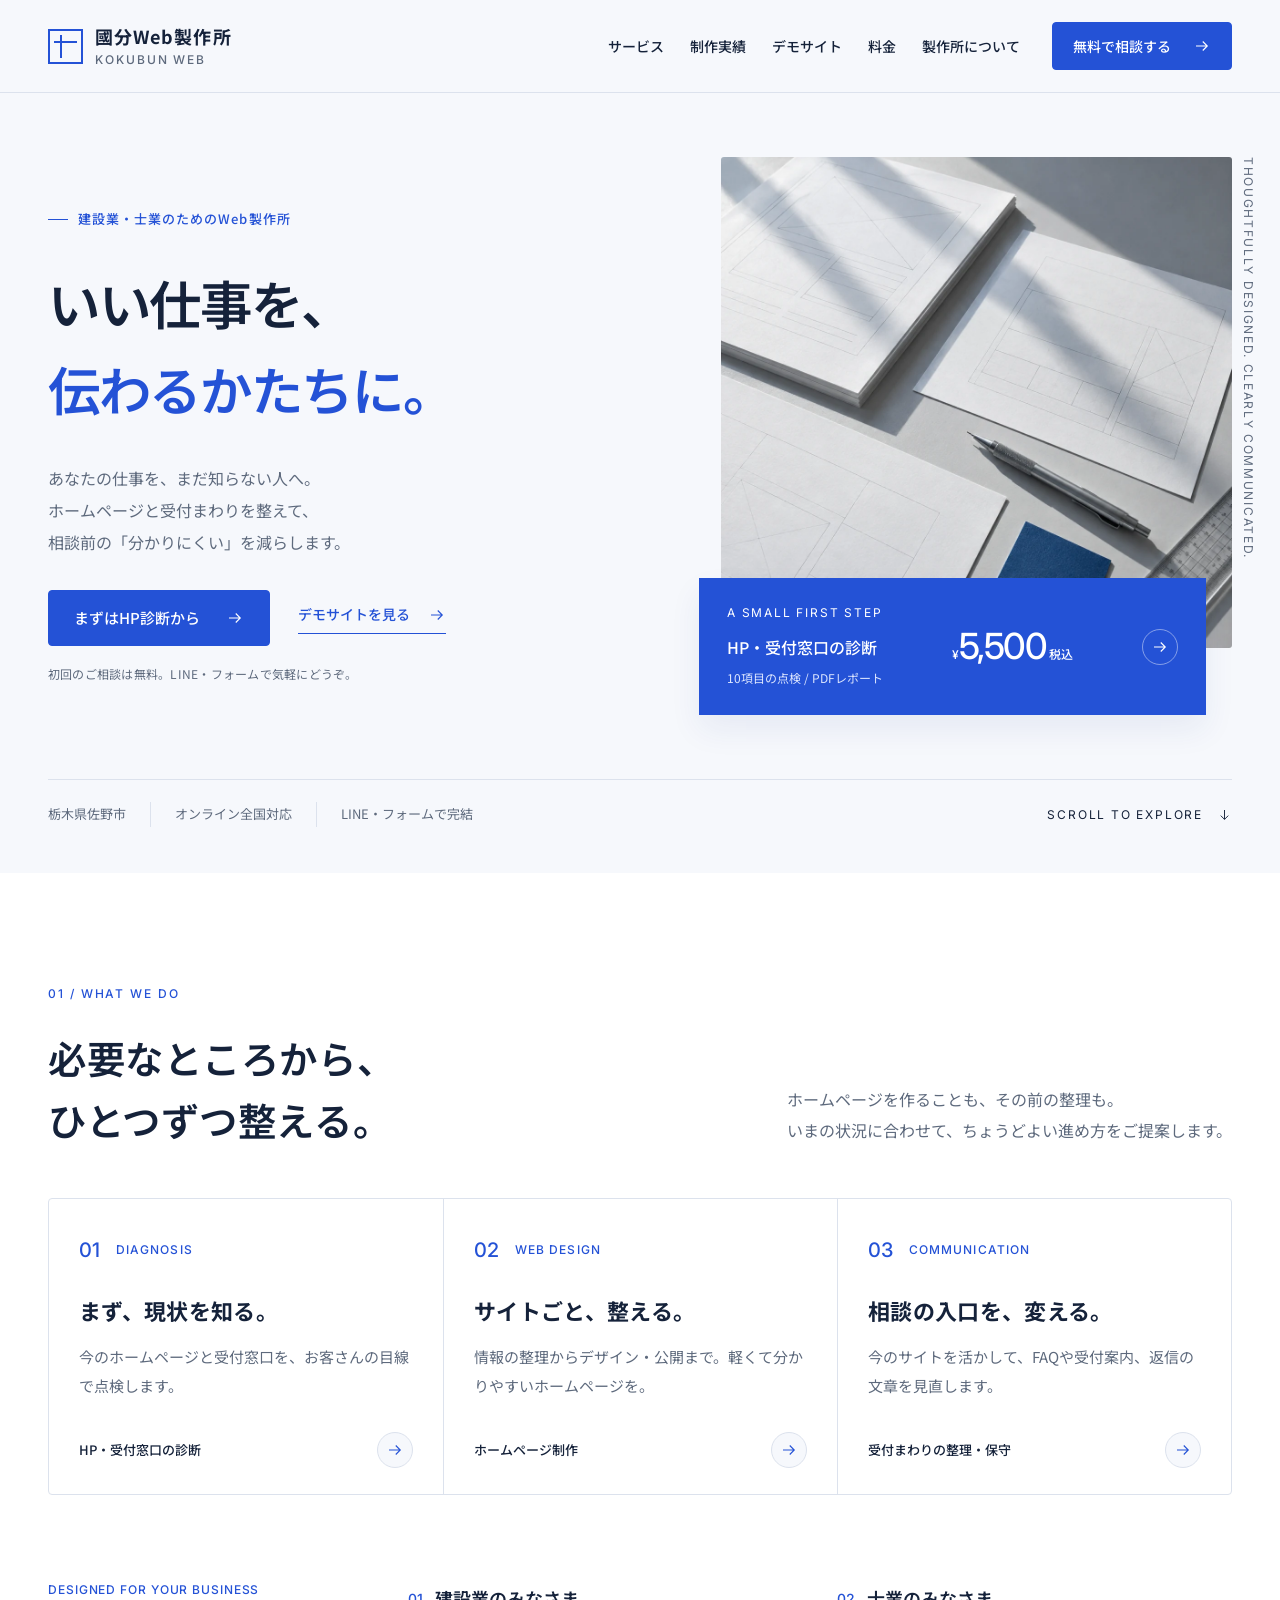
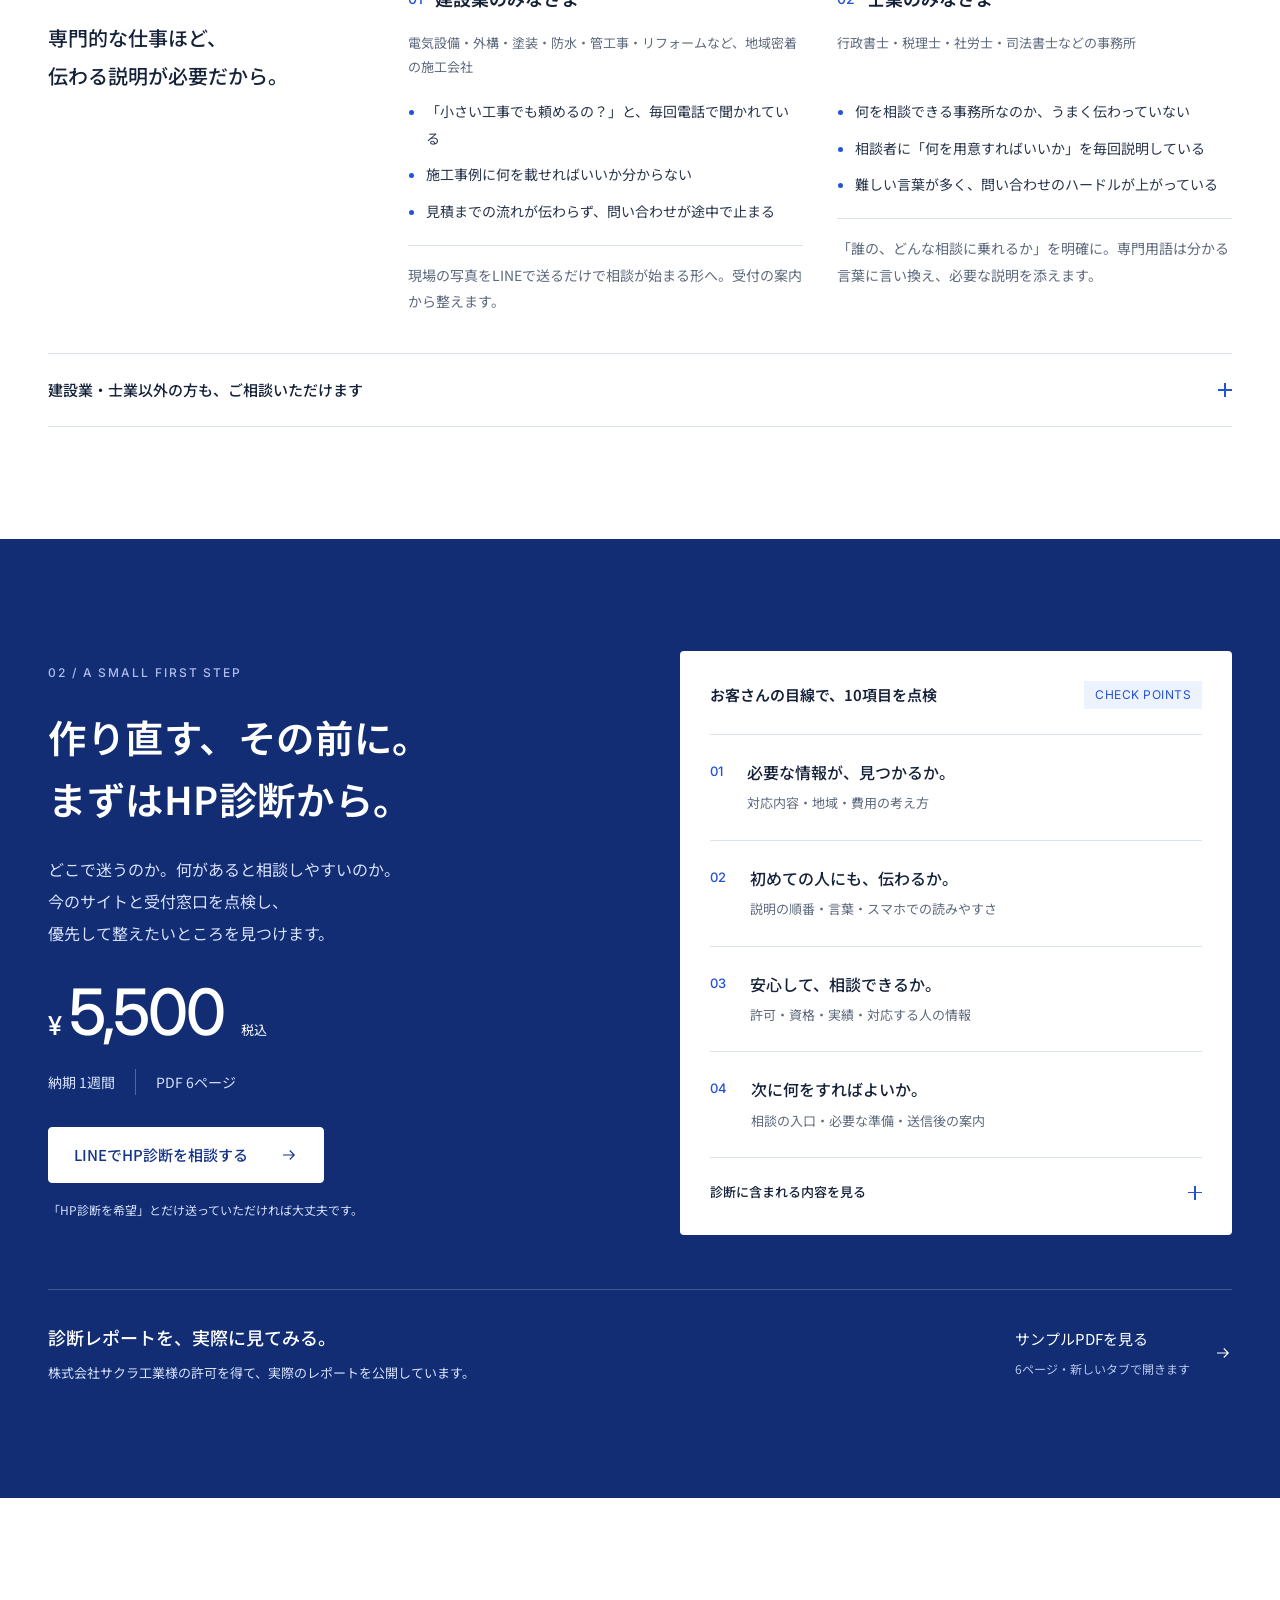
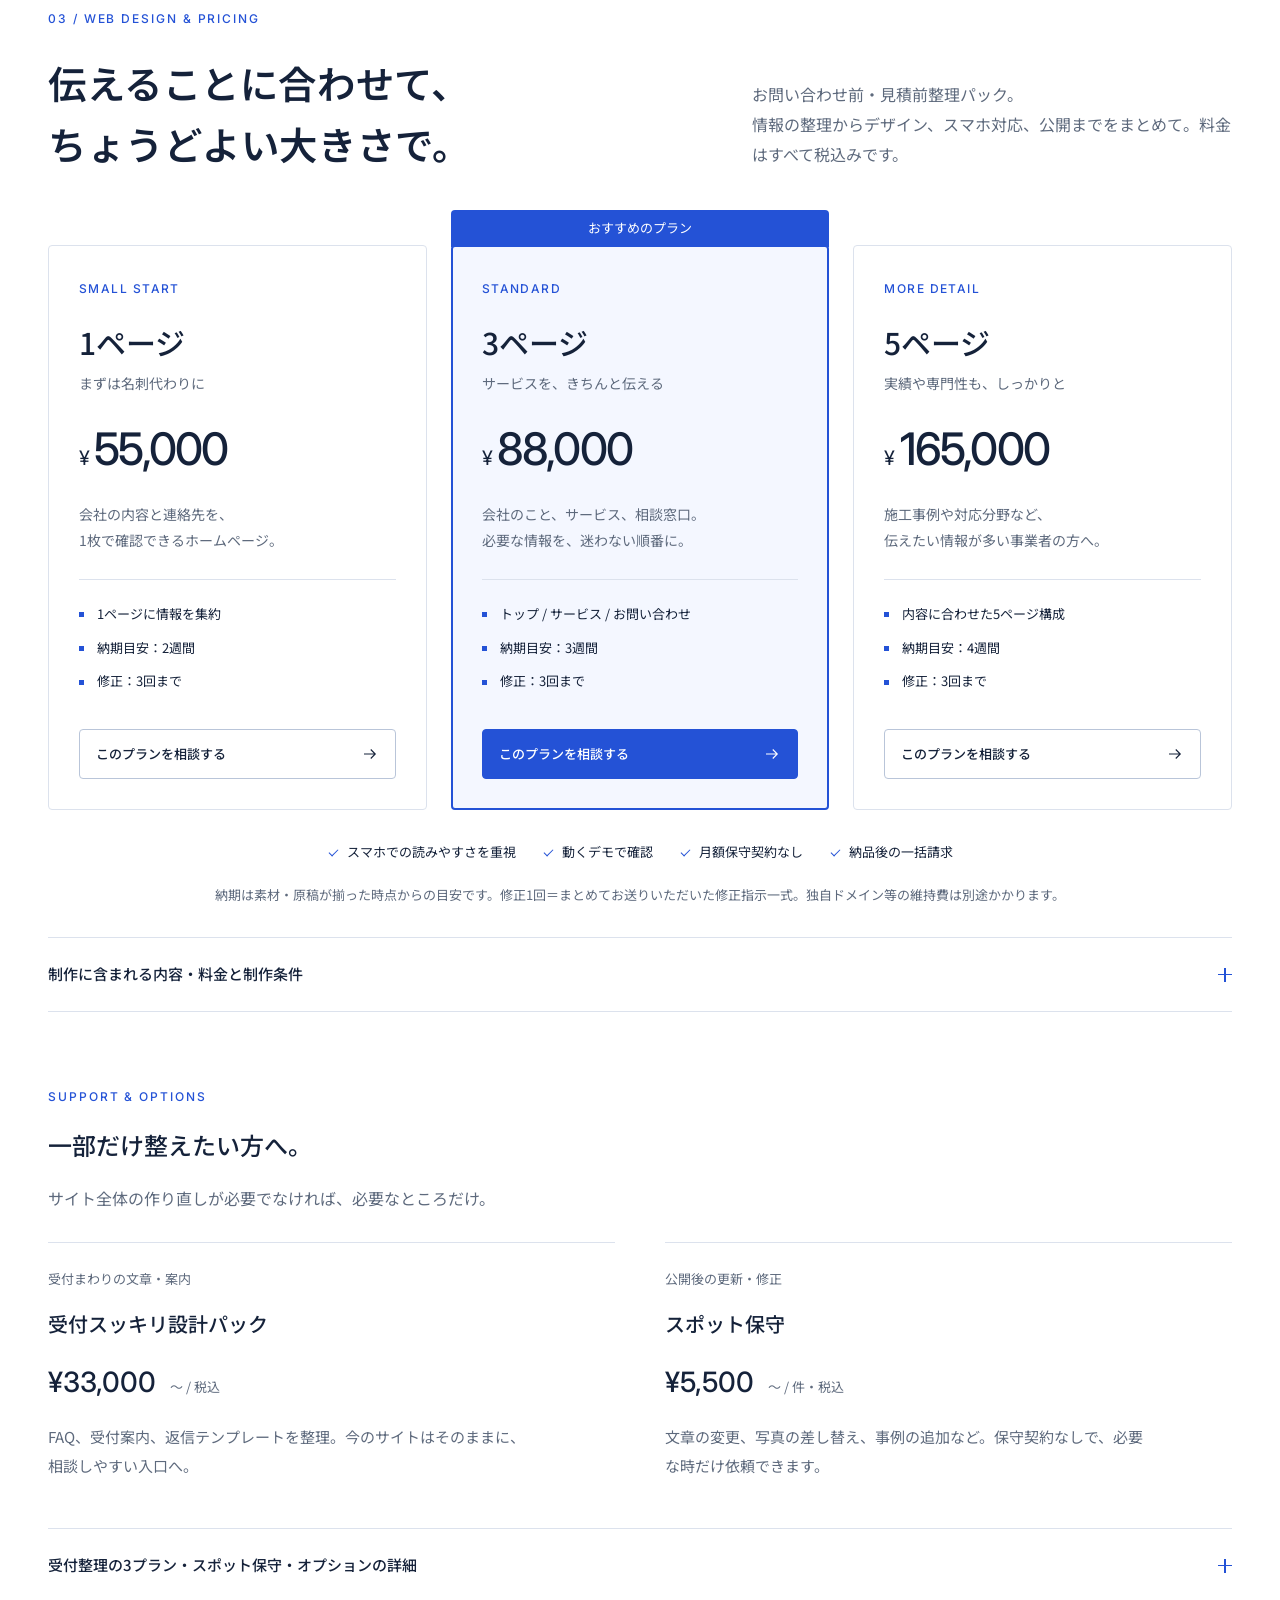
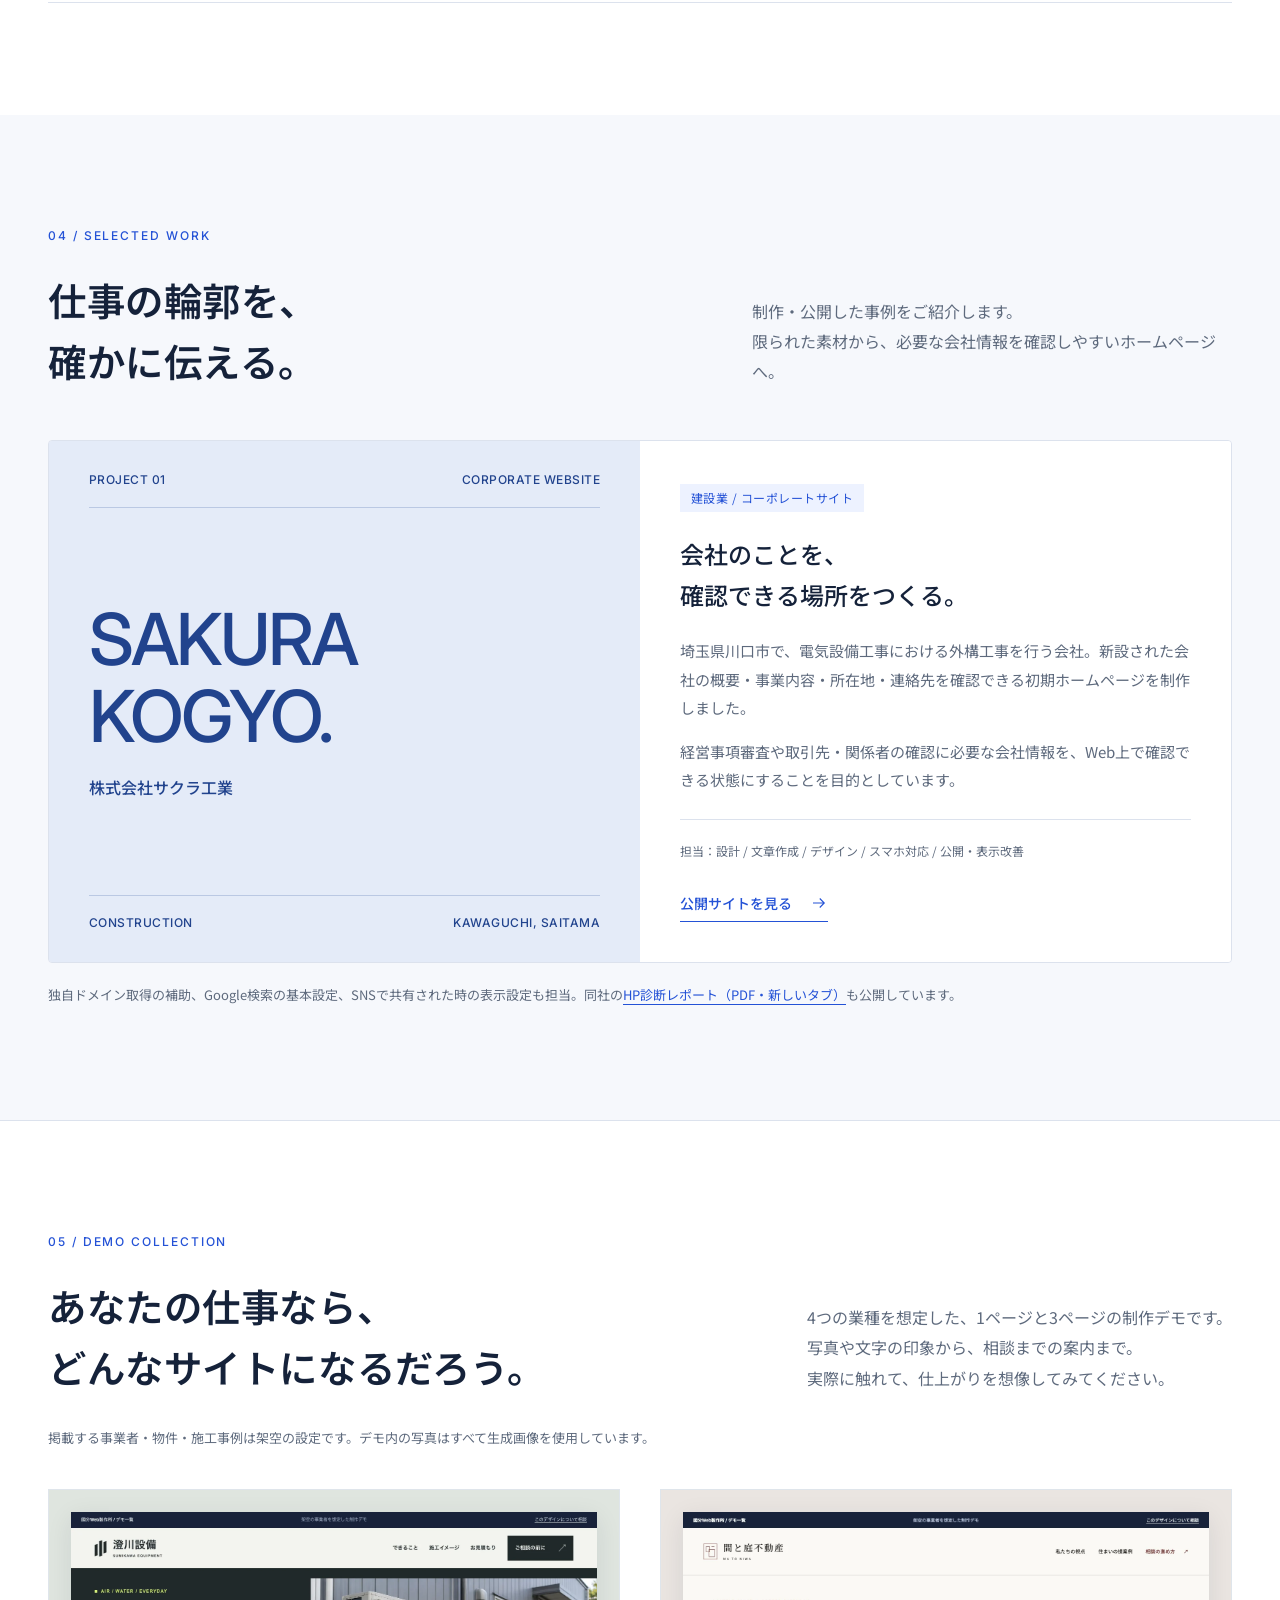
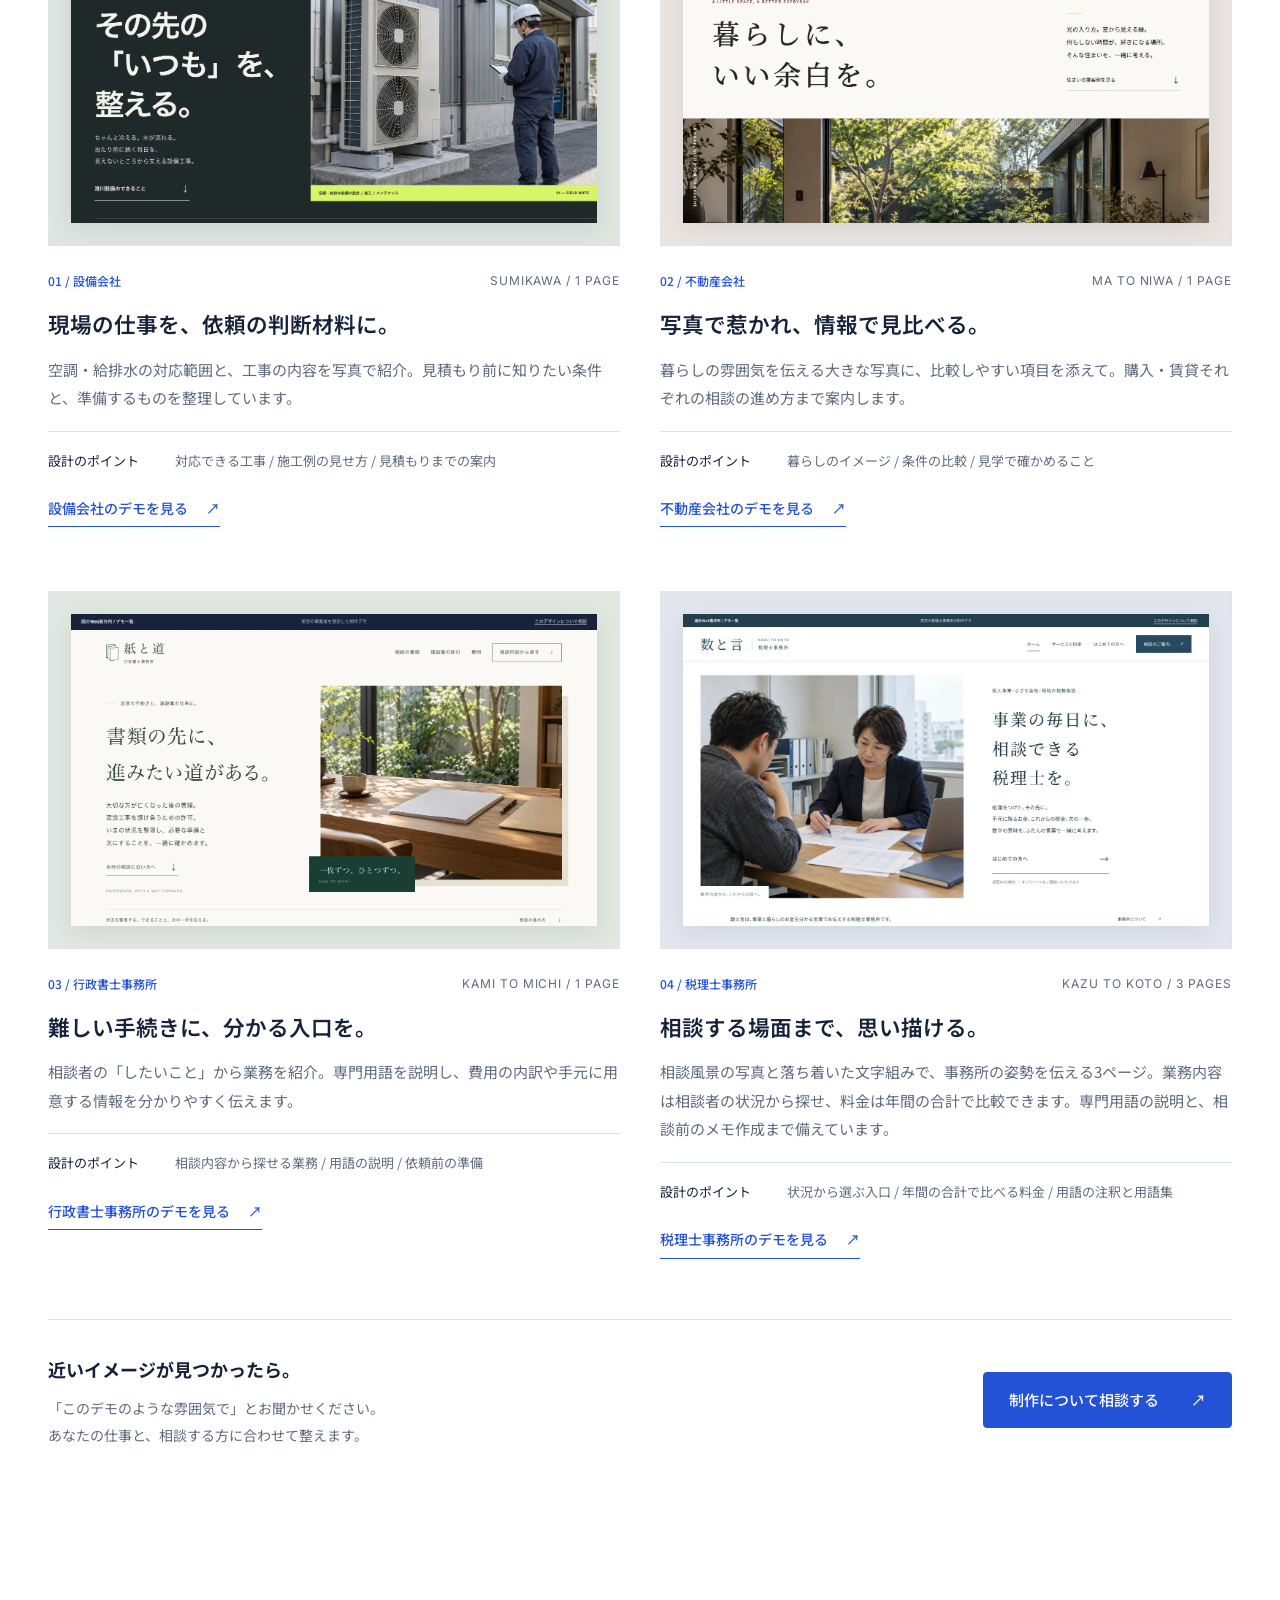
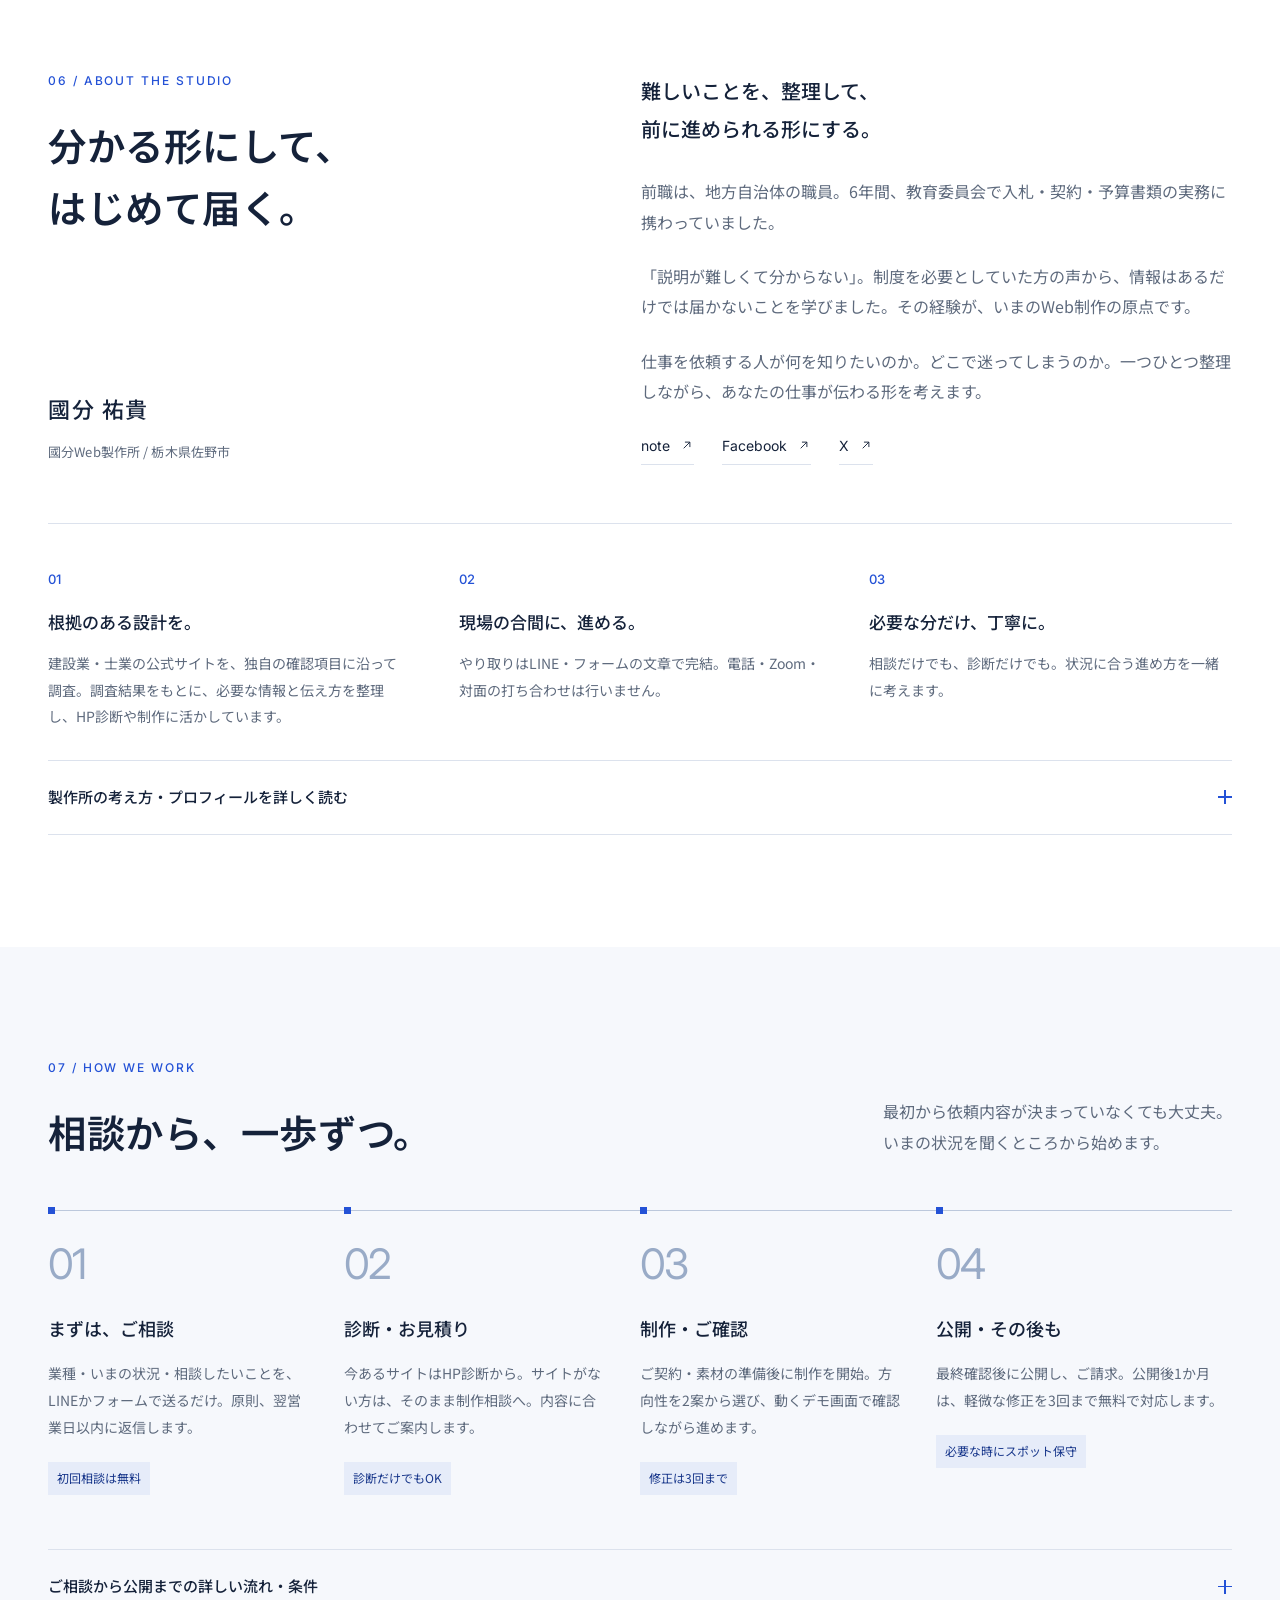
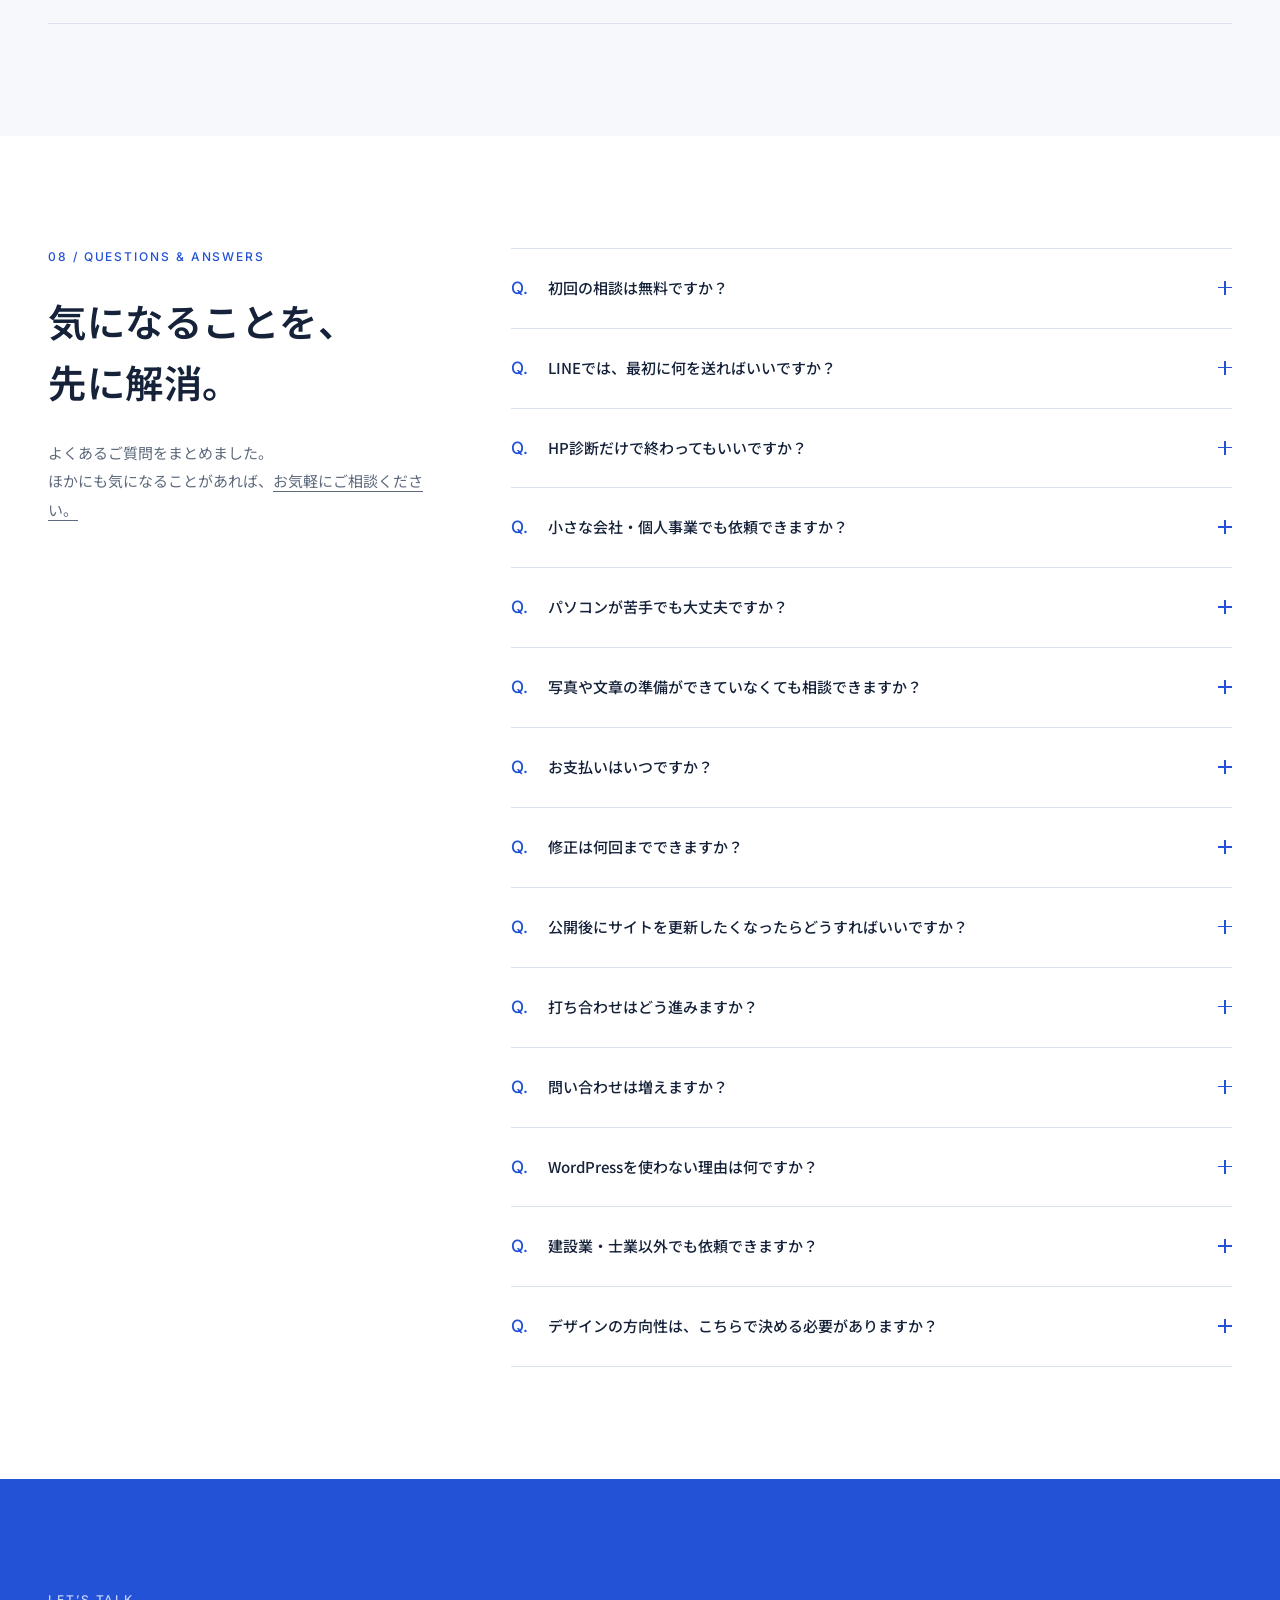
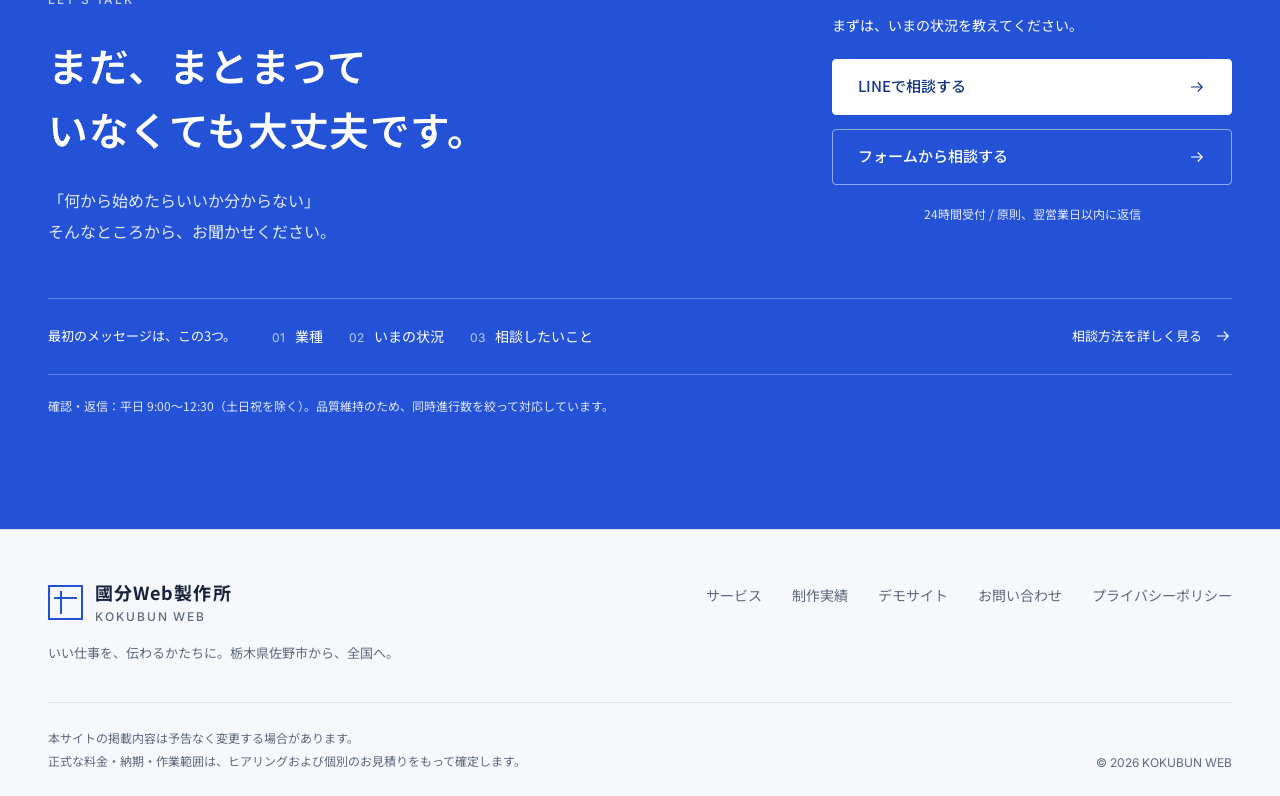
<file: index.html>
<!doctype html>
<html lang="ja">
<head>
<meta charset="utf-8">
<meta name="viewport" content="width=device-width, initial-scale=1, viewport-fit=cover">
<meta name="format-detection" content="telephone=no">
<meta name="theme-color" content="#f6f8fc">
<title>國分Web製作所｜建設業・士業のHP制作・HP診断（栃木県佐野市）</title>
<meta name="description" content="栃木県佐野市の國分Web製作所。地方の建設業・士業向けに、問い合わせ前の分かりにくさを減らす軽いホームページと受付導線を設計します。入口は5,500円のHP診断。LINE・フォームで非対面・テキストのまま進められます。">
<meta name="google-site-verification" content="n1qeGJcCmf1rLO3jdQZsXGyyVNafVVrD6Wid2rvIql0" />
<link rel="canonical" href="https://aile175.github.io/kokubun-web-site/">
<meta property="og:site_name" content="國分Web製作所">
<meta property="og:type" content="website">
<meta property="og:locale" content="ja_JP">
<meta property="og:title" content="國分Web製作所｜建設業・士業のHP制作・HP診断（栃木県佐野市）">
<meta property="og:description" content="地方の建設業・士業向けに、問い合わせ前の分かりにくさを減らす軽いホームページと受付導線を設計します。入口は5,500円のHP診断。LINE・フォームでご相談いただけます。">
<meta property="og:url" content="https://aile175.github.io/kokubun-web-site/">
<meta property="og:image" content="https://aile175.github.io/kokubun-web-site/assets/img/ogp-kokubun-web-v2.png">
<meta property="og:image:secure_url" content="https://aile175.github.io/kokubun-web-site/assets/img/ogp-kokubun-web-v2.png">
<meta property="og:image:type" content="image/png">
<meta property="og:image:width" content="1200">
<meta property="og:image:height" content="630">
<meta property="og:image:alt" content="國分Web製作所｜いい仕事を、伝わるかたちに。建設業・士業のホームページ制作・HP診断">
<meta name="note:card" content="summary_large_image">
<meta name="twitter:card" content="summary_large_image">
<meta name="twitter:title" content="國分Web製作所｜建設業・士業のHP制作・HP診断（栃木県佐野市）">
<meta name="twitter:description" content="建設業・士業向けに、問い合わせ前の分かりにくさを減らすサイトとWeb導線を設計します。入口は5,500円のHP診断。">
<meta name="twitter:site" content="@aile175icl47249">
<meta name="twitter:image" content="https://aile175.github.io/kokubun-web-site/assets/img/ogp-kokubun-web-v2.png">
<meta name="twitter:image:alt" content="國分Web製作所｜いい仕事を、伝わるかたちに。建設業・士業のホームページ制作・HP診断">
<script type="application/ld+json">
{
  "@context": "https://schema.org",
  "@type": "ProfessionalService",
  "name": "國分Web製作所",
  "url": "https://aile175.github.io/kokubun-web-site/",
  "description": "國分Web製作所は、栃木県佐野市のWeb制作・ホームページ制作窓口です。建設業・士業向けに、問い合わせ前の分かりにくさを減らす軽いサイトと受付導線を設計します。入口商品としてHP・受付窓口のスポット診断を提供しています。",
  "areaServed": [
    {
      "@type": "City",
      "name": "栃木県佐野市"
    },
    {
      "@type": "Country",
      "name": "日本"
    }
  ],
  "address": {
    "@type": "PostalAddress",
    "addressLocality": "佐野市",
    "addressRegion": "栃木県",
    "addressCountry": "JP"
  },
  "serviceType": [
    "Web制作",
    "ホームページ制作",
    "ホームページ診断",
    "受付導線整理",
    "建設業向けホームページ制作",
    "士業向けホームページ制作"
  ],
  "sameAs": [
    "https://note.com/kokubun_web1210",
    "https://www.facebook.com/yuki.kokubun.16/?locale=ja_JP",
    "https://x.com/aile175icl47249"
  ]
}
</script>
<script type="application/ld+json">
{
  "@context": "https://schema.org",
  "@type": "WebSite",
  "name": "國分Web製作所",
  "alternateName": "Kokubun Web",
  "url": "https://aile175.github.io/kokubun-web-site/"
}
</script>
<link rel="icon" type="image/png" href="favicon-96x96.png?v=20260925.1" sizes="96x96">
<link rel="icon" type="image/svg+xml" href="favicon.svg?v=20260925.1">
<link rel="shortcut icon" href="favicon.ico?v=20260925.1">
<link rel="apple-touch-icon" sizes="180x180" href="apple-touch-icon.png?v=20260925.1">
<link rel="manifest" href="site.webmanifest?v=20260925.1">
<link rel="preconnect" href="https://fonts.googleapis.com">
<link rel="preconnect" href="https://fonts.gstatic.com" crossorigin>
<link href="https://fonts.googleapis.com/css2?family=Noto+Sans+JP:wght@400;500;600;700&family=Inter:wght@400;500;600;700&display=swap" rel="stylesheet">

<link rel="stylesheet" href="assets/css/common.css?v=20260916.1">
<link rel="stylesheet" href="assets/css/index.css?v=20260916.1">
<link rel="stylesheet" href="assets/css/hero.css?v=20260916.1">
<link rel="stylesheet" href="assets/css/demos.css?v=20260925.2">
</head>
<body>
<a class="skip-link" href="#main">本文へ移動</a>
<header class="site-header" id="siteHeader">
  <div class="wrap header-inner">
    <a href="index.html" class="brand" aria-label="國分Web製作所 トップへ"><span class="brand-symbol" aria-hidden="true"></span><span class="brand-wordmark"><span class="brand-mark">國分Web製作所</span><span class="brand-sub">KOKUBUN WEB</span></span></a>
    <nav class="desktop-nav" aria-label="メインナビゲーション"><a href="#services">サービス</a><a href="#works">制作実績</a><a href="#demos">デモサイト</a><a href="#price">料金</a><a href="#about">製作所について</a></nav>
    <a href="contact.html" class="header-cta">無料で相談する <svg class="arrow" viewBox="0 0 24 24" fill="none" stroke="currentColor" stroke-width="1.5" aria-hidden="true"><path d="M4 12h15M13 6l6 6-6 6"/></svg></a>
    <button class="menu-toggle" type="button" aria-label="メニューを開く" aria-expanded="false" aria-controls="mobileNav" hidden><span class="menu-icon" aria-hidden="true"></span></button>
  </div>
  <nav class="mobile-nav" id="mobileNav" aria-label="モバイルナビゲーション" hidden><a href="#services">サービス</a><a href="#works">制作実績</a><a href="#demos">デモサイト</a><a href="#price">料金</a><a href="#flow">ご相談の流れ</a><a href="#about">製作所について</a><a href="contact.html">お問い合わせ</a></nav>
</header>
<main id="main">
<section class="hero" aria-labelledby="hero-title">
  <div class="wrap">
    <div class="hero-grid">
      <div class="hero-copy">
        <p class="hero-eyebrow">建設業・士業のためのWeb製作所</p>
        <h1 id="hero-title"><span>いい仕事を、</span><span class="hero-emphasis">伝わるかたちに。</span></h1>
        <p class="hero-description">あなたの仕事を、まだ知らない人へ。<br>ホームページと受付まわりを整えて、<br>相談前の「分かりにくい」を減らします。</p>
        <div class="hero-actions" id="cta"><a class="btn btn-primary" href="#shindan">まずはHP診断から <svg class="arrow" viewBox="0 0 24 24" fill="none" stroke="currentColor" stroke-width="1.5" aria-hidden="true"><path d="M4 12h15M13 6l6 6-6 6"/></svg></a><a href="#demos" class="text-link">デモサイトを見る <svg class="arrow" viewBox="0 0 24 24" fill="none" stroke="currentColor" stroke-width="1.5" aria-hidden="true"><path d="M4 12h15M13 6l6 6-6 6"/></svg></a></div>
        <p class="hero-note">初回のご相談は無料。LINE・フォームで気軽にどうぞ。</p>
      </div>
      <div class="hero-visual">
        <img class="hero-image" src="assets/img/studio-desk.webp" alt="構成を考えるための紙と製図道具を並べた机のイメージ" width="1122" height="1402" fetchpriority="high">
        <span class="hero-visual-caption" aria-hidden="true">THOUGHTFULLY DESIGNED. CLEARLY COMMUNICATED.</span>
        <a class="hero-feature" href="#shindan"><span><span class="hero-feature-kicker">A SMALL FIRST STEP</span><span class="hero-feature-title">HP・受付窓口の診断</span><span class="hero-feature-meta">10項目の点検 / PDFレポート</span></span><span class="hero-feature-price"><small>¥</small>5,500<small> 税込</small></span><span class="hero-feature-arrow"><svg class="arrow" viewBox="0 0 24 24" fill="none" stroke="currentColor" stroke-width="1.5" aria-hidden="true"><path d="M4 12h15M13 6l6 6-6 6"/></svg></span></a>
      </div>
    </div>
    <div class="hero-bottom"><p class="hero-meta"><span>栃木県佐野市</span><span>オンライン全国対応</span><span>LINE・フォームで完結</span></p><a class="hero-scroll" href="#services">SCROLL TO EXPLORE <svg class="arrow" viewBox="0 0 24 24" fill="none" stroke="currentColor" stroke-width="1.5" aria-hidden="true"><path d="M4 12h15M13 6l6 6-6 6"/></svg></a></div>
  </div>
</section>
<section class="section services-overview" id="services" aria-labelledby="services-title">
  <div class="wrap">
    <div class="section-top"><div class="section-head"><p class="section-kicker">01 / WHAT WE DO</p><h2 class="section-title" id="services-title">必要なところから、<br>ひとつずつ整える。</h2></div><p class="section-intro">ホームページを作ることも、その前の整理も。<br>いまの状況に合わせて、ちょうどよい進め方をご提案します。</p></div>
    <div class="service-grid">
      <a class="service-card" href="#shindan"><span class="service-index">01 <span>DIAGNOSIS</span></span><h3>まず、現状を知る。</h3><p>今のホームページと受付窓口を、お客さんの目線で点検します。</p><div class="service-card-bottom"><span>HP・受付窓口の診断</span><span class="round-arrow"><svg class="arrow" viewBox="0 0 24 24" fill="none" stroke="currentColor" stroke-width="1.5" aria-hidden="true"><path d="M4 12h15M13 6l6 6-6 6"/></svg></span></div></a>
      <a class="service-card" href="#pack"><span class="service-index">02 <span>WEB DESIGN</span></span><h3>サイトごと、整える。</h3><p>情報の整理からデザイン・公開まで。軽くて分かりやすいホームページを。</p><div class="service-card-bottom"><span>ホームページ制作</span><span class="round-arrow"><svg class="arrow" viewBox="0 0 24 24" fill="none" stroke="currentColor" stroke-width="1.5" aria-hidden="true"><path d="M4 12h15M13 6l6 6-6 6"/></svg></span></div></a>
      <a class="service-card" href="#support"><span class="service-index">03 <span>COMMUNICATION</span></span><h3>相談の入口を、変える。</h3><p>今のサイトを活かして、FAQや受付案内、返信の文章を見直します。</p><div class="service-card-bottom"><span>受付まわりの整理・保守</span><span class="round-arrow"><svg class="arrow" viewBox="0 0 24 24" fill="none" stroke="currentColor" stroke-width="1.5" aria-hidden="true"><path d="M4 12h15M13 6l6 6-6 6"/></svg></span></div></a>
    </div>
    <div class="audience-section"><div class="audience-heading"><p class="section-kicker">DESIGNED FOR YOUR BUSINESS</p><h3>専門的な仕事ほど、<br>伝わる説明が必要だから。</h3></div><div class="audience-grid"><article class="audience-card"><div class="audience-top"><span class="audience-number">01</span><h3>建設業のみなさま</h3></div><p class="who-sub">電気設備・外構・塗装・防水・管工事・リフォームなど、地域密着の施工会社</p><ul class="who-list" role="list">
            <li>「小さい工事でも頼めるの？」と、毎回電話で聞かれている</li>
            <li>施工事例に何を載せればいいか分からない</li>
            <li>見積までの流れが伝わらず、問い合わせが途中で止まる</li>
          </ul><p class="audience-answer">現場の写真をLINEで送るだけで相談が始まる形へ。受付の案内から整えます。</p></article><article class="audience-card"><div class="audience-top"><span class="audience-number">02</span><h3>士業のみなさま</h3></div><p class="who-sub">行政書士・税理士・社労士・司法書士などの事務所</p><ul class="who-list" role="list">
            <li>何を相談できる事務所なのか、うまく伝わっていない</li>
            <li>相談者に「何を用意すればいいか」を毎回説明している</li>
            <li>難しい言葉が多く、問い合わせのハードルが上がっている</li>
          </ul><p class="audience-answer">「誰の、どんな相談に乗れるか」を明確に。専門用語は分かる言葉に言い換え、必要な説明を添えます。</p></article></div></div>
    <details class="disclosure audience-more" ><summary>建設業・士業以外の方も、ご相談いただけます<span class="plus" aria-hidden="true"></span></summary><div class="disclosure-body"><p class="who-sub">建設業・士業以外でも、次のような条件に当てはまる事業者の方はご相談いただけます。</p><ul class="who-list" role="list">
            <li>ホームページは会社案内やサービス紹介が中心</li>
            <li>頻繁な更新（ブログ・ニュース等）は必要ない</li>
            <li>ネットショップ・予約システム・会員機能は不要</li>
            <li>LINE・フォームでのやり取りで進行できる</li>
          </ul><p class="who-answer">
            上記に当てはまるかどうか分からない場合も、まずはご相談ください。対応できるかどうかをお返しします。
          </p></div></details>
  </div>
</section>
<section class="section diagnosis-section" id="shindan" aria-labelledby="diagnosis-title">
  <div class="wrap">
    <div class="diagnosis-grid">
      <div class="diagnosis-copy"><p class="section-kicker">02 / A SMALL FIRST STEP</p><h2 class="section-title" id="diagnosis-title">作り直す、その前に。<br>まずはHP診断から。</h2><p class="diagnosis-description">どこで迷うのか。何があると相談しやすいのか。<br>今のサイトと受付窓口を点検し、<br>優先して整えたいところを見つけます。</p><p class="diagnosis-price"><span>¥</span>5,500<small>税込</small></p><div class="diagnosis-meta"><span>納期 1週間</span><span>PDF 6ページ</span></div><a class="btn btn-white" href="https://lin.ee/qzJWOPt">LINEでHP診断を相談する <svg class="arrow" viewBox="0 0 24 24" fill="none" stroke="currentColor" stroke-width="1.5" aria-hidden="true"><path d="M4 12h15M13 6l6 6-6 6"/></svg></a><p class="diagnosis-note">「HP診断を希望」とだけ送っていただければ大丈夫です。</p></div>
      <div class="diagnosis-panel"><div class="diagnosis-panel-head"><span>お客さんの目線で、10項目を点検</span><span class="label">CHECK POINTS</span></div><ol class="diagnosis-checks"><li><span>01</span><div><h3>必要な情報が、見つかるか。</h3><p>対応内容・地域・費用の考え方</p></div></li><li><span>02</span><div><h3>初めての人にも、伝わるか。</h3><p>説明の順番・言葉・スマホでの読みやすさ</p></div></li><li><span>03</span><div><h3>安心して、相談できるか。</h3><p>許可・資格・実績・対応する人の情報</p></div></li><li><span>04</span><div><h3>次に何をすればよいか。</h3><p>相談の入口・必要な準備・送信後の案内</p></div></li></ol><details class="disclosure diagnosis-details" ><summary>診断に含まれる内容を見る<span class="plus" aria-hidden="true"></span></summary><div class="disclosure-body"><ul class="svc-check" role="list">
          <li>10項目×3段階の点検（見せ方・導線・信頼情報・スマホ対応など）</li>
          <li>お客さんから見た第一印象と、優先して整えたい箇所（1〜2点）</li>
          <li>具体的な改善の方向</li>
          <li>発注者目線のチェック（許可番号の掲載位置・有資格者の載せ方など）</li>
          <li>検索サービス向けの基本状態を補助確認</li>
          <li>今後の進め方の3択（自分で直す / 受付整理だけ依頼 / 3ページ制作）</li>
        </ul><p class="svc-sample-note">
          Google検索とChatGPT Searchを対象に、公開情報の範囲で、重要な内容が文字で確認できるか、検索サービス向けの公開設定に明らかな妨げがないかを補助的に確認します。実際のクロール、掲載、検索順位、引用を確認・保証するものではありません。
        </p><p class="svc-sample-note">
          ※ 業種に応じて、建設業では工種・対象用途・施工地域、士業では対象・費用・流れ・準備・相談・対応者を確認します。
        </p></div></details></div>
    </div>
    <div class="sample-strip"><div><p class="sample-title">診断レポートを、実際に見てみる。</p><p>株式会社サクラ工業様の許可を得て、実際のレポートを公開しています。</p></div><a href="assets/docs/sakura-hp-diagnosis-sample.pdf" class="sample-link" target="_blank" rel="noopener noreferrer" type="application/pdf">サンプルPDFを見る <span>6ページ・新しいタブで開きます</span><svg class="arrow" viewBox="0 0 24 24" fill="none" stroke="currentColor" stroke-width="1.5" aria-hidden="true"><path d="M4 12h15M13 6l6 6-6 6"/></svg></a></div>
  </div>
</section>
<section class="section pricing-section" id="price" aria-labelledby="pricing-title">
  <div class="wrap">
    <div class="section-top" id="pack"><div class="section-head"><p class="section-kicker">03 / WEB DESIGN & PRICING</p><h2 class="section-title" id="pricing-title">伝えることに合わせて、<br>ちょうどよい大きさで。</h2></div><p class="section-intro">お問い合わせ前・見積前整理パック。<br>情報の整理からデザイン、スマホ対応、公開までをまとめて。料金はすべて税込みです。</p></div>
    <div class="pricing-grid">
      <article class="price-card"><p class="plan-kicker">SMALL START</p><h3>1ページ<span>まずは名刺代わりに</span></h3><p class="plan-price"><small>¥</small>55,000</p><p class="plan-description">会社の内容と連絡先を、<br>1枚で確認できるホームページ。</p><ul class="plan-features"><li>1ページに情報を集約</li><li>納期目安：2週間</li><li>修正：3回まで</li></ul><a class="btn btn-ghost" href="contact.html">このプランを相談する <svg class="arrow" viewBox="0 0 24 24" fill="none" stroke="currentColor" stroke-width="1.5" aria-hidden="true"><path d="M4 12h15M13 6l6 6-6 6"/></svg></a></article>
      <article class="price-card recommended"><span class="recommended-label">おすすめのプラン</span><p class="plan-kicker">STANDARD</p><h3>3ページ<span>サービスを、きちんと伝える</span></h3><p class="plan-price"><small>¥</small>88,000</p><p class="plan-description">会社のこと、サービス、相談窓口。<br>必要な情報を、迷わない順番に。</p><ul class="plan-features"><li>トップ / サービス / お問い合わせ</li><li>納期目安：3週間</li><li>修正：3回まで</li></ul><a class="btn btn-primary" href="contact.html">このプランを相談する <svg class="arrow" viewBox="0 0 24 24" fill="none" stroke="currentColor" stroke-width="1.5" aria-hidden="true"><path d="M4 12h15M13 6l6 6-6 6"/></svg></a></article>
      <article class="price-card"><p class="plan-kicker">MORE DETAIL</p><h3>5ページ<span>実績や専門性も、しっかりと</span></h3><p class="plan-price"><small>¥</small>165,000</p><p class="plan-description">施工事例や対応分野など、<br>伝えたい情報が多い事業者の方へ。</p><ul class="plan-features"><li>内容に合わせた5ページ構成</li><li>納期目安：4週間</li><li>修正：3回まで</li></ul><a class="btn btn-ghost" href="contact.html">このプランを相談する <svg class="arrow" viewBox="0 0 24 24" fill="none" stroke="currentColor" stroke-width="1.5" aria-hidden="true"><path d="M4 12h15M13 6l6 6-6 6"/></svg></a></article>
    </div>
    <div class="plan-assurances"><span>スマホでの読みやすさを重視</span><span>動くデモで確認</span><span>月額保守契約なし</span><span>納品後の一括請求</span></div>
    <p class="fine-print pricing-footnote">納期は素材・原稿が揃った時点からの目安です。修正1回＝まとめてお送りいただいた修正指示一式。独自ドメイン等の維持費は別途かかります。</p>
    <details class="disclosure" ><summary>制作に含まれる内容・料金と制作条件<span class="plus" aria-hidden="true"></span></summary><div class="disclosure-body"><div class="spec-cols">
        <div class="spec-col">
          <p class="spec-col-head">建設業向けに標準で整える内容</p>
          <ul class="plan-col-list">
            <li>地域×工事内容を明示するトップ画面</li>
            <li>施工事例の型（Before / After・金額・期間）</li>
            <li>見積の流れ</li>
            <li>よくある質問</li>
            <li>「写真を送って相談できます」の案内</li>
            <li>許可番号・代表者名などの信頼情報</li>
            <li>送信後の連絡方法・返信の目安・次に行うことの案内</li>
          </ul>
        </div>
        <div class="spec-col">
          <p class="spec-col-head">士業向けに標準で整える内容</p>
          <ul class="plan-col-list">
            <li>専門分野×地域の明示</li>
            <li>誰の・どんな相談向けかの明示</li>
            <li>対応できる範囲と、対象外の案内</li>
            <li>料金の考え方</li>
            <li>必要書類の案内</li>
            <li>初回相談の流れ</li>
            <li>相談入口と、送信後の案内（いつ・誰から・どう連絡するか）</li>
            <li>誰が対応するか（資格・専門性・担当体制）</li>
            <li>よくある質問・代表プロフィール</li>
          </ul>
        </div>
      </div><div class="caps-note">
          1ページ・3ページ・5ページの選び方<br>
          ・1ページ：載せたい情報がまだ少なく、会社の内容と連絡先を名刺代わりに1枚で確認できる状態にしたい場合。<br>
          ・3ページ（おすすめ）：会社の内容・サービス・問い合わせを分けて説明したい場合。問い合わせ前に確認されることを一通り載せられます。<br>
          ・5ページ：施工事例や対応分野など載せたい項目が多く、3ページに収めると1ページあたりの情報量が多くなりすぎる場合。
        </div><div class="price-notes">
        ※ 上記はすべて税込みの標準価格です。<br>
        ※ ページ追加、大幅な仕様変更、オプション追加がある場合は別途お見積りとなります。<br>
        ※ 正式なお見積りは、ヒアリング後にご提示します。<br>
        ※ お支払いは、納品後の一括請求です。制作前・制作中のお支払いはありません（お支払期日は原則、納品月の翌月末です）。<br>
        ※ 素材・原稿の準備が遅れた場合、納期は延長となります。<br>
        ※ 修正1回 ＝ まとめてお送りいただいた修正指示一式です。<br>
        ※ サイトへの問い合わせ増加・集客成果の保証はいたしません。<br>
         根拠のある設計と、相談前の情報整理で土台を整えることが、この仕事の範囲です。
      </div></div></details>
    <div class="support-heading" id="support"><p class="section-kicker">SUPPORT & OPTIONS</p><h3>一部だけ整えたい方へ。</h3><p>サイト全体の作り直しが必要でなければ、必要なところだけ。</p></div>
    <div class="support-grid"><div class="support-item"><p class="support-label">受付まわりの文章・案内</p><h3>受付スッキリ設計パック</h3><p class="support-price">¥33,000<small>〜 / 税込</small></p><p>FAQ、受付案内、返信テンプレートを整理。今のサイトはそのままに、相談しやすい入口へ。</p></div><div class="support-item"><p class="support-label">公開後の更新・修正</p><h3>スポット保守</h3><p class="support-price">¥5,500<small>〜 / 件・税込</small></p><p>文章の変更、写真の差し替え、事例の追加など。保守契約なしで、必要な時だけ依頼できます。</p></div></div>
    <details class="disclosure" ><summary>受付整理の3プラン・スポット保守・オプションの詳細<span class="plus" aria-hidden="true"></span></summary><div class="disclosure-body"><article class="sub-svc">
        <span class="svc-tag is-sub">補助 / PACK</span>
        <h3 class="sub-svc-title">受付スッキリ設計パック</h3>
        <p class="sub-svc-body">
          サイト本体は作り替えません。<br>
          問い合わせ前の文章・案内・返信などの「部品」を整えて納品する商品です。<br>
          サイトは今のまま、受付まわりの分かりにくさを先に解消したい方向けです。
        </p>

        <p class="sub-svc-body">こんな方に向いています</p>
        <ul class="plan-col-list">
          <li>サイト全体を、まだ作り直したくない</li>
          <li>同じ質問への電話や返信が繰り返されている</li>
          <li>問い合わせ前に、何を伝えればよいかを整理したい</li>
        </ul>

        <div class="plan-grid">
          <div class="plan-col">
            <p class="plan-col-head">簡易</p>
            <p class="plan-col-price">33,000円</p>
            <ul class="plan-col-list">
              <li>FAQ 5問</li>
              <li>受付案内文</li>
              <li>初回返信テンプレ 2本</li>
              <li>必要情報リスト</li>
            </ul>
          </div>
          <div class="plan-col">
            <p class="plan-col-head">標準</p>
            <p class="plan-col-price">66,000円</p>
            <ul class="plan-col-list">
              <li>FAQ 8〜10問</li>
              <li>導線整理</li>
              <li>返信テンプレ 3〜5本</li>
              <li>ボタン文言の提案</li>
              <li>修正指示書</li>
            </ul>
          </div>
          <div class="plan-col">
            <p class="plan-col-head">強化</p>
            <p class="plan-col-price">88,000円</p>
            <ul class="plan-col-list">
              <li>標準の全内容</li>
              <li>簡易受付ページ 1枚</li>
              <li>断り文・注意書き整備</li>
            </ul>
          </div>
        </div>

        <p class="sub-svc-body">納品物について</p>
        <p class="sub-svc-body">
          GoogleドキュメントまたはPDF（文章データ）で納品します。<br>
          内容は、FAQ案・受付案内文・必要情報リスト・返信テンプレ・修正指示書です。<br>
          納品した文章は、そのままメール返信・LINE返信・FAQページ・問い合わせ案内に貼り付けて使えます。<br>
          既存サイトへの修正指示書は、現在の管理会社や制作者へ渡して使っていただく想定です。<br>
          強化プランのみ、簡易受付ページ1枚の新規制作が追加されます。
        </p>

        <p class="sub-svc-note">
          ※ 本プランには、当方による既存サイトの直接編集・改修作業は含まれません。<br>
          ※ 修正1回 ＝ まとめてお送りいただいた修正指示一式を指します。<br>
          ※ 新規項目の追加・方針の大幅な変更は別途お見積りとなります。
        </p>
      </article><article class="sub-svc">
        <span class="svc-tag is-sub">補助 / SPOT</span>
        <h3 class="sub-svc-title">スポット保守</h3>
        <p class="sub-svc-body">
          公開済みのサイトを、必要な時だけ更新・修正できます。<br>
          保守契約は不要です。1件ごとの都度依頼で対応します。
        </p>
        <dl class="svc-meta">
          <div><dt>価格</dt><dd>5,500円（税込）／件〜</dd></div>
        </dl>
        <p class="sub-svc-body">
          対応例：文章の変更・追加、お知らせ・事例の追加、ボタンや電話番号の修正、写真の差し替えなど。
        </p>
        <p class="sub-svc-note">
          ※ 対応可否は内容によります。まずご相談ください。<br>
          ※ 大規模な改修は別途お見積りとなります。
        </p>
      </article><article class="sub-svc">
        <span class="svc-tag is-sub">OPTION</span>
        <h3 class="sub-svc-title">必要なものを、必要な分だけ追加できます</h3>

        <table class="opt-table">
          <tr>
            <th>施工事例整理</th>
            <td>11,000円 / 件</td>
            <td>Before / After・金額・期間の統一フォーマット化</td>
          </tr>
          <tr>
            <th>原稿代筆</th>
            <td>16,500円 / ページ</td>
            <td>既存原稿やメモをもとに、読みやすく整える作業</td>
          </tr>
          <tr>
            <th>画像選定</th>
            <td>5,500円〜</td>
            <td>素材写真の選定・圧縮</td>
          </tr>
          <tr>
            <th>LINE連携設定</th>
            <td>5,500円〜</td>
            <td>LINE公式アカウントとの連携</td>
          </tr>
          <tr>
            <th>採用ページ追加</th>
            <td>44,000円</td>
            <td>募集要項・仕事内容・応募導線</td>
          </tr>
        </table><div class="caps-note">
          受付スッキリ 簡易・標準・強化の選び方<br>
          ・簡易：よくある質問と受付案内文を、まず最小限そろえたい場合。<br>
          ・標準：質問への回答に加えて、問い合わせまでの導線と返信文まで整えたい場合。既存サイトへの修正指示書が付きます。<br>
          ・強化：標準の内容に加えて、案内をまとめて見せる簡易受付ページ1枚が必要な場合。断り文・注意書きまで整えます。<br>
          <br>
          施工事例整理とスポット保守の違い<br>
          ・施工事例整理：お預かりした写真・工事内容・金額・期間などを、1件ずつ読みやすい文章と統一した形式に整理します。サイトへ載せる作業は含みません。<br>
          ・スポット保守：整理できている文章や写真を、公開中のサイトへ実際に追加・修正します。未整理の素材から文章を作る作業は含みません。<br>
          ・両方が必要な場合は、作業ごとに分けてお見積りします。施工事例整理だけのご依頼も可能です。<br>
          ・※ 施工事例を載せるための型（項目・見せ方）づくりは、整理パックに含まれます。
        </div>
      </article></div></details>
  </div>
</section>
<section class="section works-section" id="works" aria-labelledby="works-title">
  <div class="wrap"><div class="section-top"><div class="section-head"><p class="section-kicker">04 / SELECTED WORK</p><h2 class="section-title" id="works-title">仕事の輪郭を、<br>確かに伝える。</h2></div><p class="section-intro">制作・公開した事例をご紹介します。<br>限られた素材から、必要な会社情報を確認しやすいホームページへ。</p></div>
    <article class="work-card"><div class="work-identity"><div class="work-cover-top"><span>PROJECT 01</span><span>CORPORATE WEBSITE</span></div><div><p class="work-english" aria-hidden="true">SAKURA<br>KOGYO.</p><h3>株式会社サクラ工業</h3></div><div class="work-cover-bottom"><span>CONSTRUCTION</span><span>KAWAGUCHI, SAITAMA</span></div></div><div class="work-content"><span class="label">建設業 / コーポレートサイト</span><h3>会社のことを、<br>確認できる場所をつくる。</h3><p>埼玉県川口市で、電気設備工事における外構工事を行う会社。新設された会社の概要・事業内容・所在地・連絡先を確認できる初期ホームページを制作しました。</p><p>経営事項審査や取引先・関係者の確認に必要な会社情報を、Web上で確認できる状態にすることを目的としています。</p><p class="work-scope">担当：設計 / 文章作成 / デザイン / スマホ対応 / 公開・表示改善</p><a href="https://www.sakura-kogyo.jp/" class="text-link" target="_blank" rel="noopener noreferrer">公開サイトを見る <svg class="arrow" viewBox="0 0 24 24" fill="none" stroke="currentColor" stroke-width="1.5" aria-hidden="true"><path d="M4 12h15M13 6l6 6-6 6"/></svg></a></div></article>
    <p class="fine-print work-note">独自ドメイン取得の補助、Google検索の基本設定、SNSで共有された時の表示設定も担当。同社の<a href="assets/docs/sakura-hp-diagnosis-sample.pdf" target="_blank" rel="noopener noreferrer">HP診断レポート（PDF・新しいタブ）</a>も公開しています。</p>
  </div>
</section>
<section class="section demos-section" id="demos" aria-labelledby="demos-title">
  <div class="wrap">
    <div class="section-top"><div class="section-head"><p class="section-kicker">05 / DEMO COLLECTION</p><h2 class="section-title" id="demos-title">あなたの仕事なら、<br><span>どんなサイトに</span><span>なるだろう。</span></h2></div><p class="section-intro">4つの業種を想定した、1ページと3ページの制作デモです。<br>写真や文字の印象から、相談までの案内まで。<br>実際に触れて、仕上がりを想像してみてください。</p></div>
    <p class="demo-collection-note">掲載する事業者・物件・施工事例は架空の設定です。デモ内の写真はすべて生成画像を使用しています。</p>
    <div class="demo-grid">
      <article class="demo-card"><a class="demo-preview" href="demos/equipment/" aria-label="設備会社・澄川設備のデモサイトを見る"><img src="assets/img/demo-equipment.webp" width="1440" height="1000" loading="lazy" alt="澄川設備デモの画面。大きな白い見出しと現場の写真を使った、黒とライム色のデザイン"></a><div class="demo-card-meta"><span>01 / 設備会社</span><span>SUMIKAWA / 1 PAGE</span></div><h3>現場の仕事を、依頼の判断材料に。</h3><p>空調・給排水の対応範囲と、工事の内容を写真で紹介。見積もり前に知りたい条件と、準備するものを整理しています。</p><dl class="demo-design-point"><dt>設計のポイント</dt><dd>対応できる工事 / 施工例の見せ方 / 見積もりまでの案内</dd></dl><a href="demos/equipment/" class="text-link">設備会社のデモを見る <span aria-hidden="true">↗</span></a></article>
      <article class="demo-card"><a class="demo-preview" href="demos/real-estate/" aria-label="不動産会社・間と庭不動産のデモサイトを見る"><img src="assets/img/demo-real-estate.webp" width="1440" height="1000" loading="lazy" alt="間と庭不動産デモの画面。庭につながる住まいの写真と余白を大切にしたデザイン"></a><div class="demo-card-meta"><span>02 / 不動産会社</span><span>MA TO NIWA / 1 PAGE</span></div><h3>写真で惹かれ、情報で見比べる。</h3><p>暮らしの雰囲気を伝える大きな写真に、比較しやすい項目を添えて。購入・賃貸それぞれの相談の進め方まで案内します。</p><dl class="demo-design-point"><dt>設計のポイント</dt><dd>暮らしのイメージ / 条件の比較 / 見学で確かめること</dd></dl><a href="demos/real-estate/" class="text-link">不動産会社のデモを見る <span aria-hidden="true">↗</span></a></article>
      <article class="demo-card"><a class="demo-preview" href="demos/legal/" aria-label="紙と道 行政書士事務所のデモサイトを見る"><img src="assets/img/demo-legal.webp" width="1440" height="1000" loading="lazy" alt="紙と道 行政書士事務所デモの画面。緑と落ち着いた文字、相談机の写真を組み合わせたデザイン"></a><div class="demo-card-meta"><span>03 / 行政書士事務所</span><span>KAMI TO MICHI / 1 PAGE</span></div><h3>難しい手続きに、分かる入口を。</h3><p>相談者の「したいこと」から業務を紹介。専門用語を説明し、費用の内訳や手元に用意する情報を分かりやすく伝えます。</p><dl class="demo-design-point"><dt>設計のポイント</dt><dd>相談内容から探せる業務 / 用語の説明 / 依頼前の準備</dd></dl><a href="demos/legal/" class="text-link">行政書士事務所のデモを見る <span aria-hidden="true">↗</span></a></article>
      <article class="demo-card"><a class="demo-preview" href="demos/tax/" aria-label="税理士事務所・数と言 税理士事務所のデモサイトを見る"><img src="assets/img/demo-tax.webp?v=20261007.2" width="1440" height="1000" loading="lazy" alt="数と言 税理士事務所デモの画面。大きな相談風景の写真と、白地に落ち着いた青の文字を組み合わせたデザイン"></a><div class="demo-card-meta"><span>04 / 税理士事務所</span><span>KAZU TO KOTO / 3 PAGES</span></div><h3>相談する場面まで、思い描ける。</h3><p>相談風景の写真と落ち着いた文字組みで、事務所の姿勢を伝える3ページ。業務内容は相談者の状況から探せ、料金は年間の合計で比較できます。専門用語の説明と、相談前のメモ作成まで備えています。</p><dl class="demo-design-point"><dt>設計のポイント</dt><dd>状況から選ぶ入口 / 年間の合計で比べる料金 / 用語の注釈と用語集</dd></dl><a href="demos/tax/" class="text-link">税理士事務所のデモを見る <span aria-hidden="true">↗</span></a></article>
    </div>
    <div class="demo-collection-cta"><div><h3>近いイメージが見つかったら。</h3><p>「このデモのような雰囲気で」とお聞かせください。<br>あなたの仕事と、相談する方に合わせて整えます。</p></div><a class="btn btn-primary" href="contact.html">制作について相談する <span aria-hidden="true">↗</span></a></div>
  </div>
</section>
<section class="section about-section" id="about" aria-labelledby="about-title">
  <div class="wrap"><div class="about-grid"><div class="about-heading"><p class="section-kicker">06 / ABOUT THE STUDIO</p><h2 class="section-title" id="about-title">分かる形にして、<br>はじめて届く。</h2><p class="about-signature">國分 祐貴<span>國分Web製作所 / 栃木県佐野市</span></p></div><div class="about-copy"><p class="about-lead">難しいことを、整理して、<br>前に進められる形にする。</p><p>前職は、地方自治体の職員。6年間、教育委員会で入札・契約・予算書類の実務に携わっていました。</p><p>「説明が難しくて分からない」。制度を必要としていた方の声から、情報はあるだけでは届かないことを学びました。その経験が、いまのWeb制作の原点です。</p><p>仕事を依頼する人が何を知りたいのか。どこで迷ってしまうのか。一つひとつ整理しながら、あなたの仕事が伝わる形を考えます。</p><div class="about-social"><a href="https://note.com/kokubun_web1210" target="_blank" rel="noopener noreferrer">note <svg class="arrow" viewBox="0 0 24 24" fill="none" stroke="currentColor" stroke-width="1.5" aria-hidden="true"><path d="M4 12h15M13 6l6 6-6 6"/></svg></a><a href="https://www.facebook.com/yuki.kokubun.16/?locale=ja_JP" target="_blank" rel="noopener noreferrer">Facebook <svg class="arrow" viewBox="0 0 24 24" fill="none" stroke="currentColor" stroke-width="1.5" aria-hidden="true"><path d="M4 12h15M13 6l6 6-6 6"/></svg></a><a href="https://x.com/aile175icl47249" target="_blank" rel="noopener noreferrer">X <svg class="arrow" viewBox="0 0 24 24" fill="none" stroke="currentColor" stroke-width="1.5" aria-hidden="true"><path d="M4 12h15M13 6l6 6-6 6"/></svg></a></div></div></div>
    <div class="principles"><div><span>01</span><h3>根拠のある設計を。</h3><p>建設業・士業の公式サイトを、独自の確認項目に沿って調査。調査結果をもとに、必要な情報と伝え方を整理し、HP診断や制作に活かしています。</p></div><div><span>02</span><h3>現場の合間に、進める。</h3><p>やり取りはLINE・フォームの文章で完結。電話・Zoom・対面の打ち合わせは行いません。</p></div><div><span>03</span><h3>必要な分だけ、丁寧に。</h3><p>相談だけでも、診断だけでも。状況に合う進め方を一緒に考えます。</p></div></div>
    <details class="disclosure" ><summary>製作所の考え方・プロフィールを詳しく読む<span class="plus" aria-hidden="true"></span></summary><div class="disclosure-body"><div class="profile-body">
        <p>
          地方自治体の職員だった頃、奨学資金を必要としていた家庭から「説明が難しくて分からない」「役場が怖い」という声を聞きました。制度があっても届かないことがある。この経験が、いまの仕事の原点の一つです。
        </p>
        <p>
          行政実務では、用語の言い換え、説明順の組み替え、手続の整理に取り組んできました。現在はプレインランゲージ（必要な人が情報を見つけ、理解し、利用できる状態を目指す考え方）や情報アーキテクチャ（情報の分類・配置を整えて分かりやすくする設計）も学びながらWeb制作へ活かしています。媒体は変わっても、複雑な情報を必要な人が使える形へ整理するという問題設定は変わっていません。
        </p>
        <p>
          自治体勤務の中で建設関連の入札・契約・予算管理にも関わりました。建設技術の専門家ではありませんが、発注する側として何を確認し判断材料にするかを経験しています。
        </p>
      </div><div class="caps-note">
        <h3 class="cap-title">なぜ建設業・士業なのか</h3>
        <p class="cap-body">
          建設業と士業には、専門家と依頼者で持っている知識に差が生じやすい（情報の非対称性）という共通した構造があります。加えて、信用財的サービス（credence service＝依頼した仕事の判断や品質が適切だったかを依頼者自身では十分に評価しにくいサービス）としての側面もあります。<br><br>
          士業では、専門家の判断を依頼者自身では十分に評価しにくい場面があります。建設業では完成後に確認できる部分もある一方、工事の必要性や見えない部分の施工品質など、専門的に判断しにくい場合があります。<br><br>
          だからこそ、依頼前に確認できる情報――対応範囲、費用の考え方、準備するもの、進め方、資格・実績等――を分かりやすく示しておくことに意味があります。國分Web製作所が扱うのは、その確認可能な情報を見つけやすく、理解しやすく整理することです。ただし、工事品質や専門家の判断そのものをWebで保証・評価するわけではありません。
        </p>
      </div><div class="profile-body reveal">
        <p>
          栃木県佐野市を拠点に、地方の建設業・士業向けにWeb制作とサイト周りの整理をしています。オンラインで全国対応しています。
        </p>
        <p>
          前職は、群馬県内の地方自治体の教育委員会に6年間勤めました。入札・契約・予算書類の実務を担当していました。<br><br>
          その経験から、「仕事を依頼する側が何を見て判断するか」「説明が足りないとどこで止まるか」を肌で理解しています。この整理力が、今の仕事の土台です。<br><br>
          自治体退職後、IT分野へ移り、Web制作と生成AI活用を学びながら今の仕事につながりました。
        </p>
        <p>
          建設業・士業の公式サイトを、独自に定めた確認項目に沿って調査しました。調べたのは、対応範囲や費用、相談の流れなど、依頼前に知りたい情報がどこまで説明されているかという点です。この調査結果をもとに、HP診断では説明が足りない箇所や改善点を整理し、Web制作では何を、どの順番で伝えるかを設計しています。
        </p>
        <p>
          必要な専門用語は使いますが、説明なしで並べることはしません。初めての方に分かりにくい可能性がある専門用語には、その場で短い説明を添えるか、分かる言葉に言い換えてお伝えします。
        </p>
      </div><ol class="reasons-list">
        <li class="reason">
          <span class="reason-num">01</span>
          <h3 class="reason-title">月額保守契約なしで運用しやすい構成です</h3>
          <p class="reason-body">
            複雑なシステムを使わない、軽い設計にしています。そのため、月額の保守契約がなくても運用できます。<br>
            （※サイトのアドレスを維持するための費用（年額数千円程度）は別途かかります）
          </p>
        </li>
        <li class="reason">
          <span class="reason-num">02</span>
          <h3 class="reason-title">動くデモ画面で途中経過を確認できます</h3>
          <p class="reason-body">
            紙の提案書ではなく、実際にスマホで触れる状態で確認しながら進めます。「思っていたのと違う」を、完成前に解消できます。
          </p>
        </li>
        <li class="reason">
          <span class="reason-num">03</span>
          <h3 class="reason-title">調査結果を診断と制作に使っています</h3>
          <p class="reason-body">
            建設業・士業の公式サイトを、独自に定めた確認項目に沿って調査しました。調べたのは、対応範囲や費用、相談の流れなど、依頼前に知りたい情報がどこまで説明されているかという点です。この調査結果をもとに、HP診断では説明が足りない箇所や改善点を整理し、Web制作では何を、どの順番で伝えるかを設計しています。
          </p>
        </li>
        <li class="reason">
          <span class="reason-num">04</span>
          <h3 class="reason-title">見た目だけでなく、問い合わせ前の説明整理まで行います</h3>
          <p class="reason-body">
            HP制作だけでなく、FAQ・受付導線・問い合わせ前に必要な情報整理まで設計します。「作った後、どう相談してもらうか」まで含めて考えたサイトになります。
          </p>
        </li>
        <li class="reason">
          <span class="reason-num">05</span>
          <h3 class="reason-title">LINE・フォームで、現場の合間に進められます</h3>
          <p class="reason-body">
            電話や対面の打ち合わせは行いません。LINEかフォームで、お好きなタイミングにやり取りできます。現場から写真を送るだけで相談が始まります。
          </p>
        </li>
        <li class="reason">
          <span class="reason-num">06</span>
          <h3 class="reason-title">発注者が確認しやすい情報整理の勘所があります</h3>
          <p class="reason-body">
            元・地方自治体職員として、入札・契約・予算書類の実務を6年経験しました。「仕事を依頼する側が何を見て判断するか」を理解した上で整理できます。
          </p>
        </li>
      </ol></div></details>
  </div>
</section>
<section class="section flow-section" id="flow" aria-labelledby="flow-title">
  <div class="wrap"><div class="section-top"><div class="section-head"><p class="section-kicker">07 / HOW WE WORK</p><h2 class="section-title" id="flow-title">相談から、一歩ずつ。</h2></div><p class="section-intro">最初から依頼内容が決まっていなくても大丈夫。<br>いまの状況を聞くところから始めます。</p></div>
    <ol class="process-grid"><li><span class="process-number">01</span><h3>まずは、ご相談</h3><p>業種・いまの状況・相談したいことを、LINEかフォームで送るだけ。原則、翌営業日以内に返信します。</p><span class="process-tag">初回相談は無料</span></li><li><span class="process-number">02</span><h3>診断・お見積り</h3><p>今あるサイトはHP診断から。サイトがない方は、そのまま制作相談へ。内容に合わせてご案内します。</p><span class="process-tag">診断だけでもOK</span></li><li><span class="process-number">03</span><h3>制作・ご確認</h3><p>ご契約・素材の準備後に制作を開始。方向性を2案から選び、動くデモ画面で確認しながら進めます。</p><span class="process-tag">修正は3回まで</span></li><li><span class="process-number">04</span><h3>公開・その後も</h3><p>最終確認後に公開し、ご請求。公開後1か月は、軽微な修正を3回まで無料で対応します。</p><span class="process-tag">必要な時にスポット保守</span></li></ol>
    <details class="disclosure" ><summary>ご相談から公開までの詳しい流れ・条件<span class="plus" aria-hidden="true"></span></summary><div class="disclosure-body"><h3 class="flow-block-title">ご相談から診断・お見積りまで</h3><ol class="flow-list">
        <li class="flow-step">
          <span class="flow-dot" aria-hidden="true"></span>
          <h4 class="flow-step-title">1. LINEまたはフォームでご連絡</h4>
          <p class="flow-step-body">業種・いまの状況・相談したいことを、分かる範囲でお送りください。</p>
        </li>
        <li class="flow-step">
          <span class="flow-dot" aria-hidden="true"></span>
          <h4 class="flow-step-title">2. 内容を確認してご返信</h4>
          <p class="flow-step-body">原則、翌営業日以内に返信します。対応できるか・どう進めるかをご案内します。</p>
        </li>
        <li class="flow-step">
          <span class="flow-dot" aria-hidden="true"></span>
          <h4 class="flow-step-title">3. HP診断 または お見積り</h4>
          <p class="flow-step-body">ご相談だけで終わっても大丈夫です。無理な売り込みはしません。</p>
        </li>
      </ol><h3 class="flow-block-title">制作をご依頼いただく場合</h3><ol class="flow-list">
        <li class="flow-step">
          <span class="flow-dot" aria-hidden="true"></span>
          <h4 class="flow-step-title">1. お見積り・契約書への署名</h4>
          <p class="flow-step-body">制作範囲・修正回数・納期・支払い条件を書面で確認します。</p>
        </li>
        <li class="flow-step">
          <span class="flow-dot" aria-hidden="true"></span>
          <h4 class="flow-step-title">2. 素材・原稿のご準備</h4>
          <p class="flow-step-body">ご契約後、素材・原稿が揃った時点が着手日となります。準備が難しい場合は、原稿代筆・画像選定のオプションも使えます。</p>
        </li>
        <li class="flow-step">
          <span class="flow-dot" aria-hidden="true"></span>
          <h4 class="flow-step-title">3. 制作</h4>
          <p class="flow-step-body">まず、ページ上部の見せ方や構成の方向性をA・Bの2案でお見せします。目的や伝えたい内容をふまえて方向性を選んでいただき、選んだ方向性でサイト全体を仕上げます。制作中は、動くデモ画面で途中経過を確認しながら進めます。</p>
        </li>
        <li class="flow-step">
          <span class="flow-dot" aria-hidden="true"></span>
          <h4 class="flow-step-title">4. 修正（3回まで）</h4>
          <p class="flow-step-body">修正1回 ＝ まとめてお送りいただいた修正指示一式です。</p>
        </li>
        <li class="flow-step">
          <span class="flow-dot" aria-hidden="true"></span>
          <h4 class="flow-step-title">5. 最終確認・公開・ご請求</h4>
          <p class="flow-step-body">最終確認の完了後に公開し、その後に請求書をお送りします。お支払期日は原則、納品月の翌月末です。公開後1か月は、軽微な修正を3回まで無料で対応します。</p>
        </li>
      </ol><p class="flow-notes">
        ※ 素材・原稿の提出が遅れた場合、納期はその分延長となります。<br>
        ※ 修正回数を超えた分は、別途お見積りとなります。<br>
        ※ 成果（問い合わせ増加等）の保証はいたしません。
      </p></div></details>
  </div>
</section>
<section class="section faq-section" id="faq" aria-labelledby="faq-title"><div class="wrap faq-layout"><div class="section-head"><p class="section-kicker">08 / QUESTIONS & ANSWERS</p><h2 class="section-title" id="faq-title">気になることを、<br>先に解消。</h2><p class="faq-intro">よくあるご質問をまとめました。<br>ほかにも気になることがあれば、<a href="contact.html">お気軽にご相談ください。</a></p></div><div class="faq-list"><details class="faq-item"><summary><span class="faq-prefix" aria-hidden="true">Q.</span><span>初回の相談は無料ですか？</span><span class="plus" aria-hidden="true"></span></summary><div class="faq-answer"><p class="faq-a">
            はい、無料です。LINEまたはフォームからお気軽にご連絡ください。正式なお見積りは、ヒアリング後にご提示します。
          </p></div></details><details class="faq-item"><summary><span class="faq-prefix" aria-hidden="true">Q.</span><span>LINEでは、最初に何を送ればいいですか？</span><span class="plus" aria-hidden="true"></span></summary><div class="faq-answer"><p class="faq-a">
            「業種」「いまの状況（サイトがない / あるけれど見直したい など）」「相談したいこと」の3つを、分かる範囲でお送りください。参考にしたいサイトがあればURLもどうぞ。全部そろっていなくても大丈夫です。
          </p></div></details><details class="faq-item"><summary><span class="faq-prefix" aria-hidden="true">Q.</span><span>HP診断だけで終わってもいいですか？</span><span class="plus" aria-hidden="true"></span></summary><div class="faq-answer"><p class="faq-a">
            はい。診断レポートは、それだけで使える形でお渡しします。レポートの最後に「自分で直す / 受付整理だけ依頼 / 3ページ制作に進む」の3つの進み方をご案内しますが、どれを選ぶかは自由です。制作に進む場合は、診断内容をそのまま要件整理に引き継ぎます。
          </p></div></details><details class="faq-item"><summary><span class="faq-prefix" aria-hidden="true">Q.</span><span>小さな会社・個人事業でも依頼できますか？</span><span class="plus" aria-hidden="true"></span></summary><div class="faq-answer"><p class="faq-a">
            はい。地域密着の小規模な会社・事務所が主なお客様です。品質維持のため同時進行数を絞って対応していますので、時期によってはお待ちいただく場合があります。
          </p></div></details><details class="faq-item"><summary><span class="faq-prefix" aria-hidden="true">Q.</span><span>パソコンが苦手でも大丈夫ですか？</span><span class="plus" aria-hidden="true"></span></summary><div class="faq-answer"><p class="faq-a">
            大丈夫です。やり取りはすべてLINEまたはフォームで進めます。現場からスマホで写真を送るだけで相談が始められます。
          </p></div></details><details class="faq-item"><summary><span class="faq-prefix" aria-hidden="true">Q.</span><span>写真や文章の準備ができていなくても相談できますか？</span><span class="plus" aria-hidden="true"></span></summary><div class="faq-answer"><p class="faq-a">
            相談だけなら、まったく問題ありません。「何を準備すればいいか分からない」という段階でもお気軽にどうぞ。ご契約後、素材・原稿が揃った時点で着手します。写真や文章の準備が難しい場合は、原稿代筆・画像選定のオプションも使えます。
          </p></div></details><details class="faq-item"><summary><span class="faq-prefix" aria-hidden="true">Q.</span><span>お支払いはいつですか？</span><span class="plus" aria-hidden="true"></span></summary><div class="faq-answer"><p class="faq-a">
            納品後の一括請求です。制作前のお支払いはありません。納品時に請求書をお送りし、お支払期日は原則、納品月の翌月末です。
          </p></div></details><details class="faq-item"><summary><span class="faq-prefix" aria-hidden="true">Q.</span><span>修正は何回までできますか？</span><span class="plus" aria-hidden="true"></span></summary><div class="faq-answer"><p class="faq-a">
            プランを問わず、3回までです。修正1回 ＝ まとめてお送りいただいた修正指示一式を指します。回数を超えた分は別途お見積りとなります。
          </p></div></details><details class="faq-item"><summary><span class="faq-prefix" aria-hidden="true">Q.</span><span>公開後にサイトを更新したくなったらどうすればいいですか？</span><span class="plus" aria-hidden="true"></span></summary><div class="faq-answer"><p class="faq-a">
            スポット保守（5,500円〜 / 件）でご対応します。保守契約は不要です。必要な時だけご依頼いただけます。<br>
            ※ ご自身での更新機能（ブログ等）は付いていませんので、更新は当方へのご依頼となります。
          </p></div></details><details class="faq-item"><summary><span class="faq-prefix" aria-hidden="true">Q.</span><span>打ち合わせはどう進みますか？</span><span class="plus" aria-hidden="true"></span></summary><div class="faq-answer"><p class="faq-a">
            すべてLINEまたはフォームのテキストで進めます。電話・Zoom・対面の打ち合わせは行いません。現場の合間に、お好きなタイミングでやり取りできる形にしています。
          </p></div></details><details class="faq-item"><summary><span class="faq-prefix" aria-hidden="true">Q.</span><span>問い合わせは増えますか？</span><span class="plus" aria-hidden="true"></span></summary><div class="faq-answer"><p class="faq-a">
            サイトへの問い合わせ増加や集客成果の保証はできません。相談前に必要な情報が分からず、相談を見送ってしまう状態を減らすことを目的に、相談前の情報を整理します。「問い合わせ前の土台を整える」が、この仕事の範囲です。
          </p></div></details><details class="faq-item"><summary><span class="faq-prefix" aria-hidden="true">Q.</span><span>WordPressを使わない理由は何ですか？</span><span class="plus" aria-hidden="true"></span></summary><div class="faq-answer"><p class="faq-a">
            複雑なシステムを使わず、軽い作り（静的サイト ※あらかじめ用意した画面をそのまま表示する仕組み）で公開しています。この作りだと、月額の保守契約がなくても運用できます。ご自身での更新機能（ブログ等）は省いていますので、更新が必要な時はスポット保守（5,500円〜/件）で対応します。
          </p></div></details><details class="faq-item"><summary><span class="faq-prefix" aria-hidden="true">Q.</span><span>建設業・士業以外でも依頼できますか？</span><span class="plus" aria-hidden="true"></span></summary><div class="faq-answer"><p class="faq-a">
            会社案内やサービス紹介が中心で、頻繁な更新やネットショップ等が不要なサイトであれば、建設業・士業以外の小規模事業者の方もご相談いただけます。対応できるかどうかは、ご相談内容を確認してお返しします。
          </p></div></details><details class="faq-item"><summary><span class="faq-prefix" aria-hidden="true">Q.</span><span>デザインの方向性は、こちらで決める必要がありますか？</span><span class="plus" aria-hidden="true"></span></summary><div class="faq-answer"><p class="faq-a">
            一から考えていただく必要はありません。まず、ページ上部の見せ方や構成をA・Bの2方向でお見せします。見比べていただき、目的や伝えたい内容に合う方を選んでいただければ、その方向性でサイト全体を仕上げます。目的や伝えたい内容はお客様から、見せ方や構成の判断は國分が行います。
          </p></div></details></div></div></section>
<section class="section contact-section" id="contact" aria-labelledby="contact-title"><div class="wrap"><div class="contact-grid"><div><p class="section-kicker">LET’S TALK</p><h2 class="section-title" id="contact-title">まだ、まとまって<br>いなくても大丈夫です。</h2><p class="contact-description">「何から始めたらいいか分からない」<br>そんなところから、お聞かせください。</p></div><div class="contact-actions"><p>まずは、いまの状況を教えてください。</p><a href="https://lin.ee/qzJWOPt" class="btn btn-white">LINEで相談する <svg class="arrow" viewBox="0 0 24 24" fill="none" stroke="currentColor" stroke-width="1.5" aria-hidden="true"><path d="M4 12h15M13 6l6 6-6 6"/></svg></a><a href="https://forms.gle/uVugUN9DErMQBZPXA" class="btn btn-outline-white">フォームから相談する <svg class="arrow" viewBox="0 0 24 24" fill="none" stroke="currentColor" stroke-width="1.5" aria-hidden="true"><path d="M4 12h15M13 6l6 6-6 6"/></svg></a><p class="contact-reply">24時間受付 / 原則、翌営業日以内に返信</p></div></div><div class="message-guide"><p>最初のメッセージは、この3つ。</p><ol><li><span>01</span>業種</li><li><span>02</span>いまの状況</li><li><span>03</span>相談したいこと</li></ol><a href="contact.html">相談方法を詳しく見る <svg class="arrow" viewBox="0 0 24 24" fill="none" stroke="currentColor" stroke-width="1.5" aria-hidden="true"><path d="M4 12h15M13 6l6 6-6 6"/></svg></a></div><p class="contact-hours">確認・返信：平日 9:00〜12:30（土日祝を除く）。品質維持のため、同時進行数を絞って対応しています。</p></div></section>

</main>
<footer class="site-footer"><div class="wrap"><div class="footer-top"><div><a href="index.html" class="brand" aria-label="國分Web製作所 トップへ"><span class="brand-symbol" aria-hidden="true"></span><span class="brand-wordmark"><span class="brand-mark">國分Web製作所</span><span class="brand-sub">KOKUBUN WEB</span></span></a><p class="footer-tagline">いい仕事を、伝わるかたちに。栃木県佐野市から、全国へ。</p></div><nav class="footer-nav" aria-label="フッターナビゲーション"><a href="index.html#services">サービス</a><a href="index.html#works">制作実績</a><a href="index.html#demos">デモサイト</a><a href="contact.html">お問い合わせ</a><a href="privacy-policy.html">プライバシーポリシー</a></nav></div><div class="footer-bottom"><p class="footer-legal">本サイトの掲載内容は予告なく変更する場合があります。<br>正式な料金・納期・作業範囲は、ヒアリングおよび個別のお見積りをもって確定します。</p><small class="footer-copy">© 2026 KOKUBUN WEB</small></div></div></footer>
<script src="assets/js/index.js?v=20260916.1" defer></script>
</body>
</html>
</file>
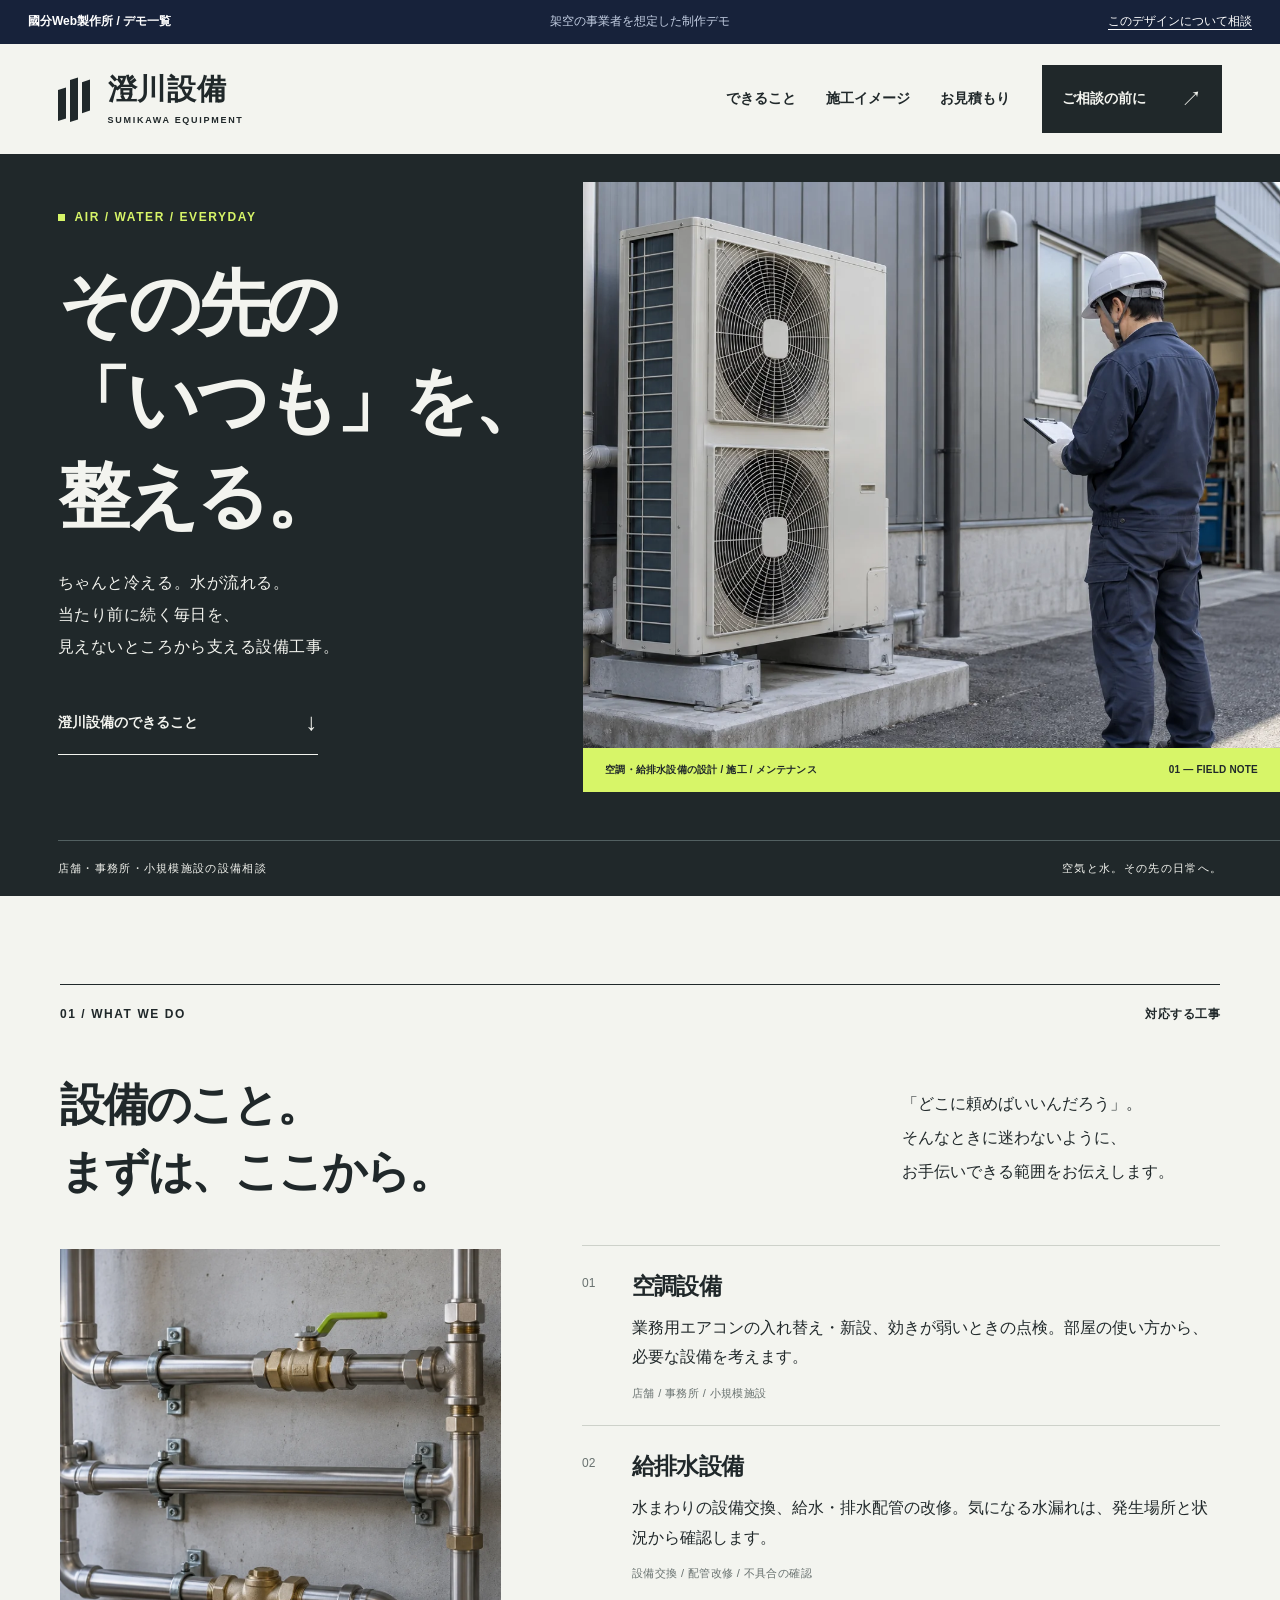
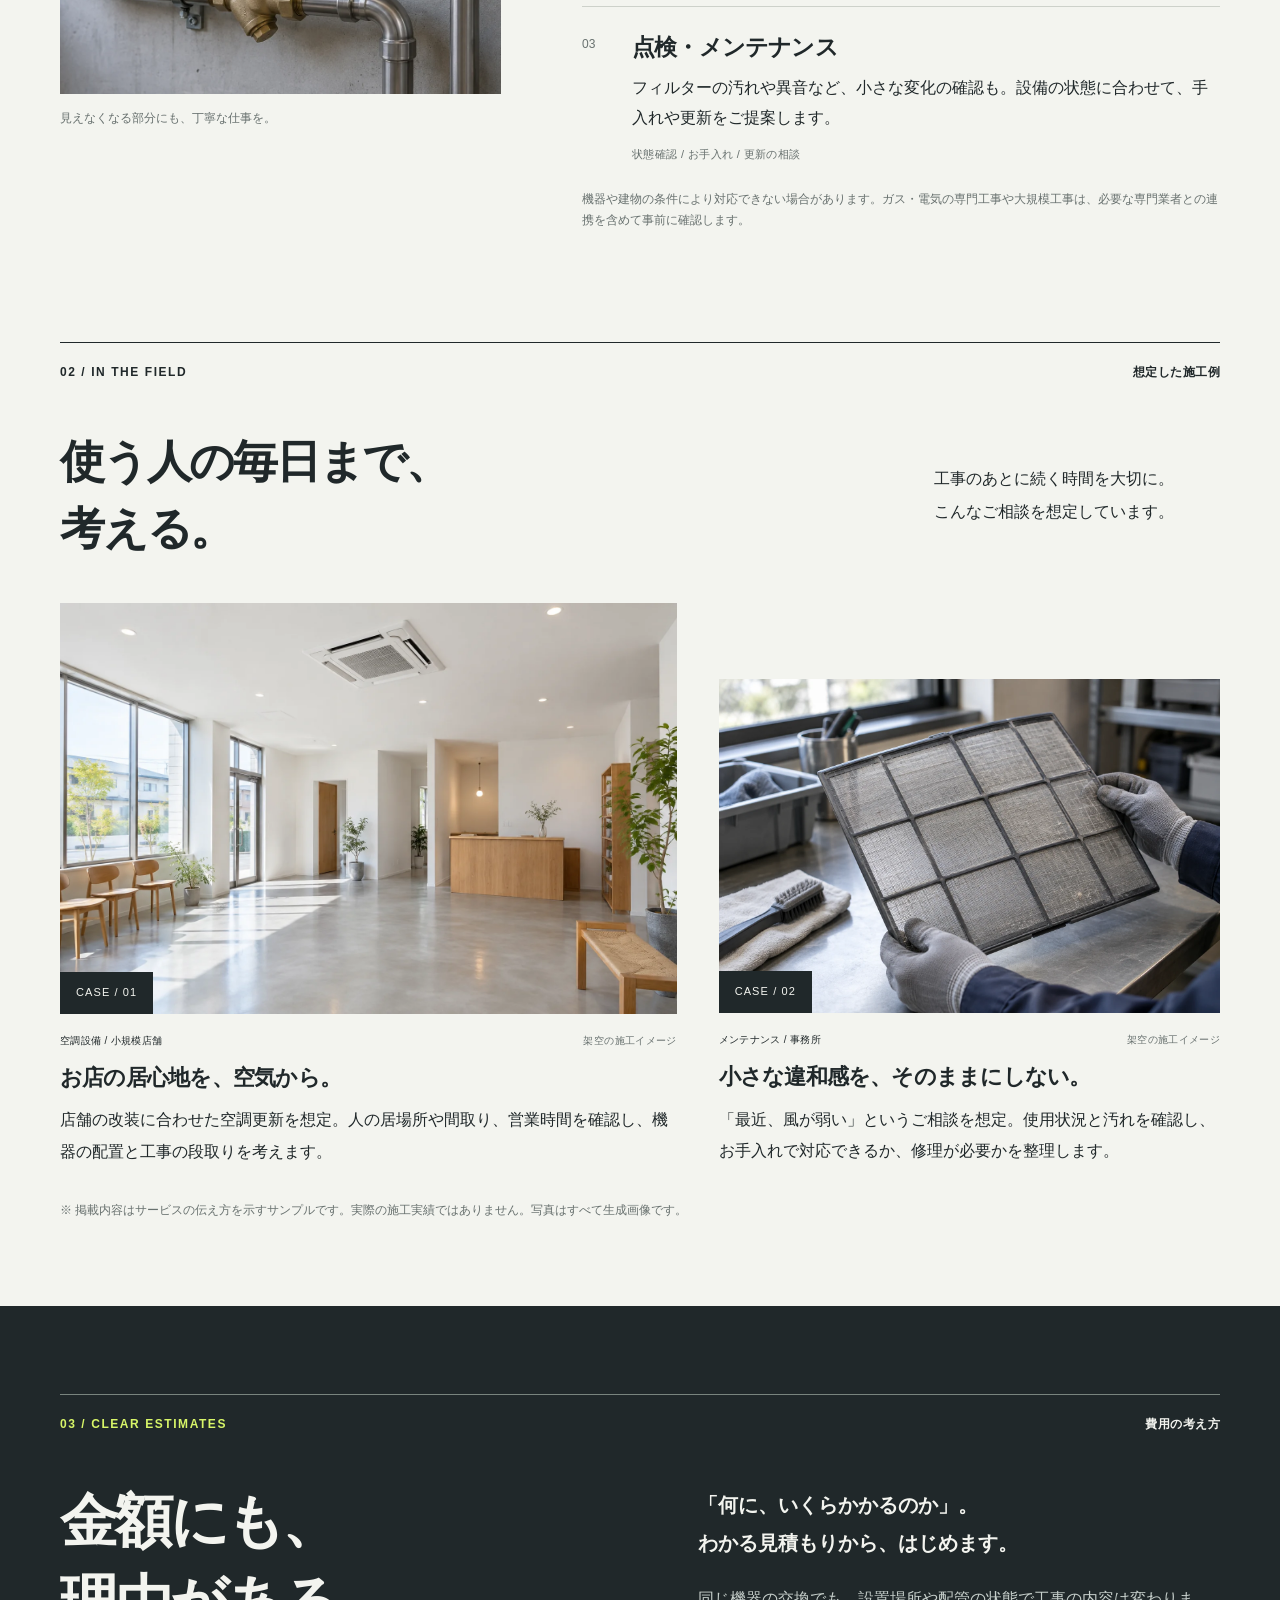
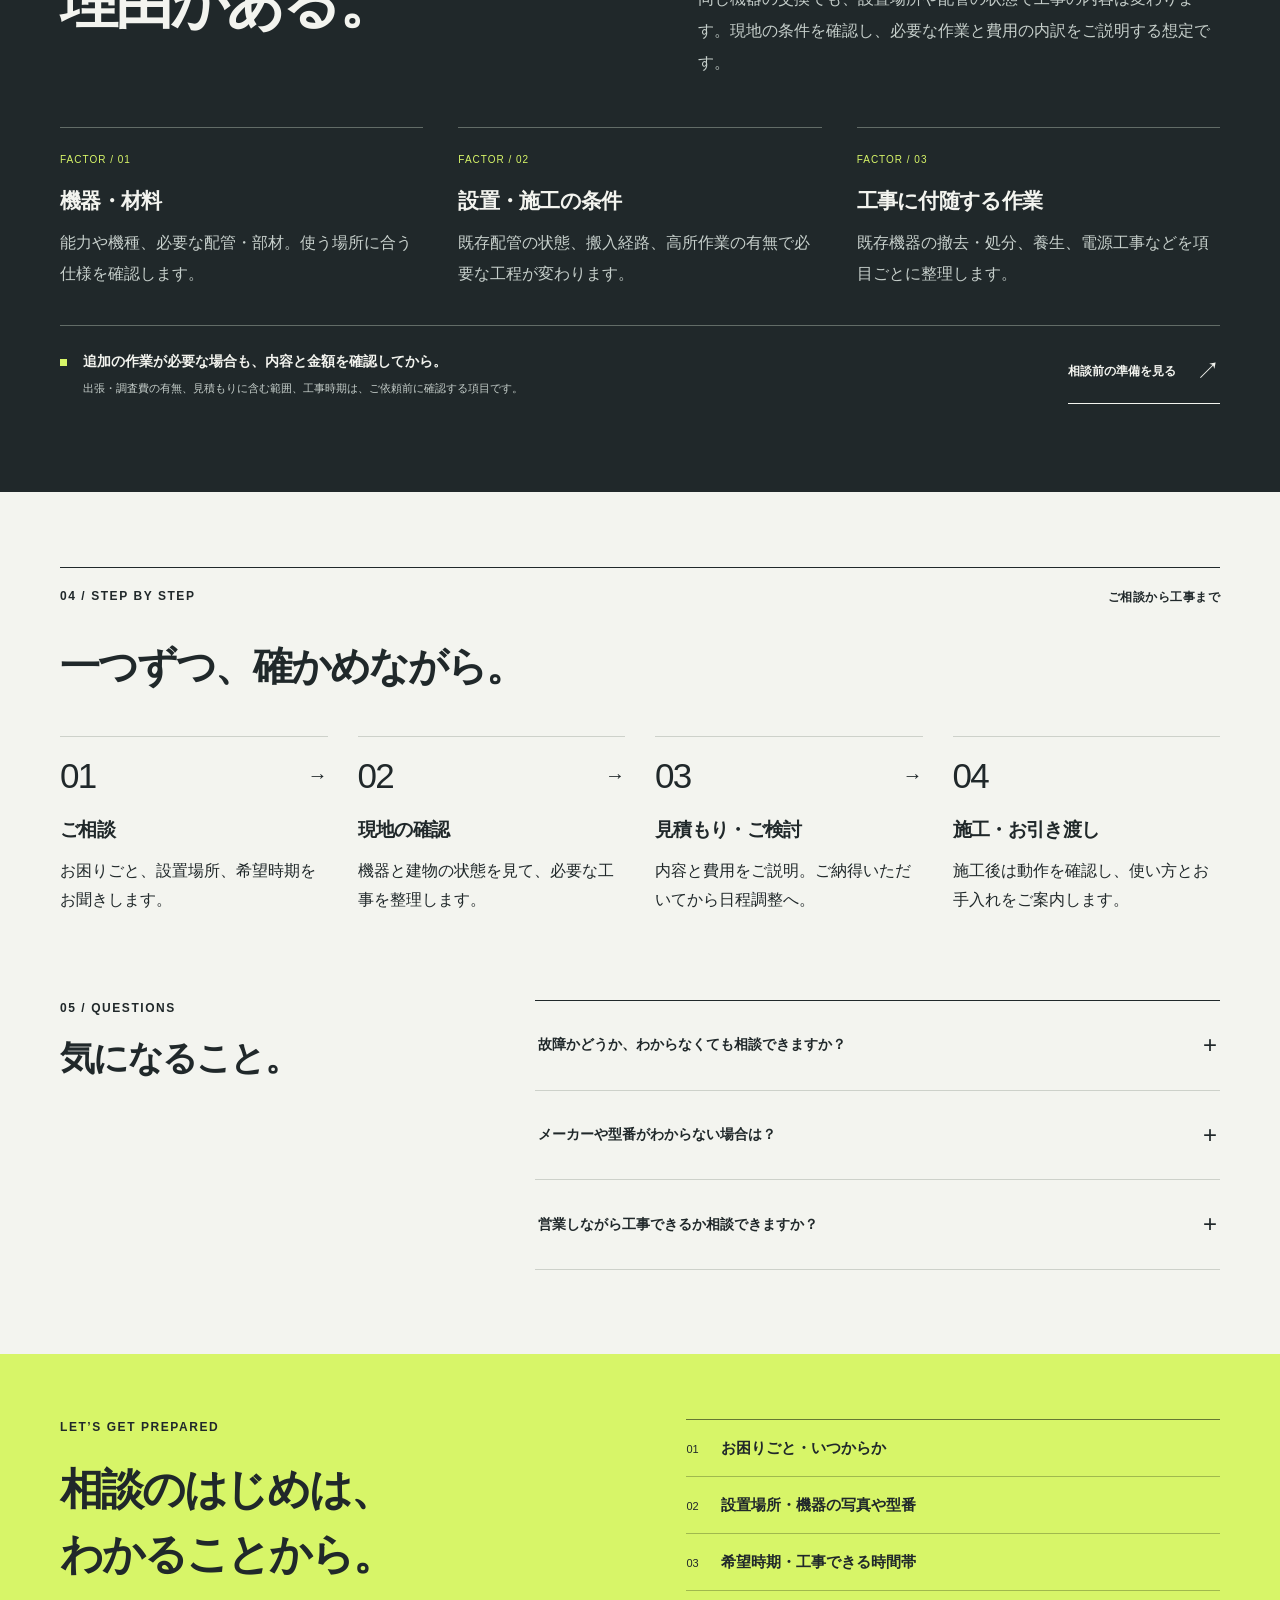
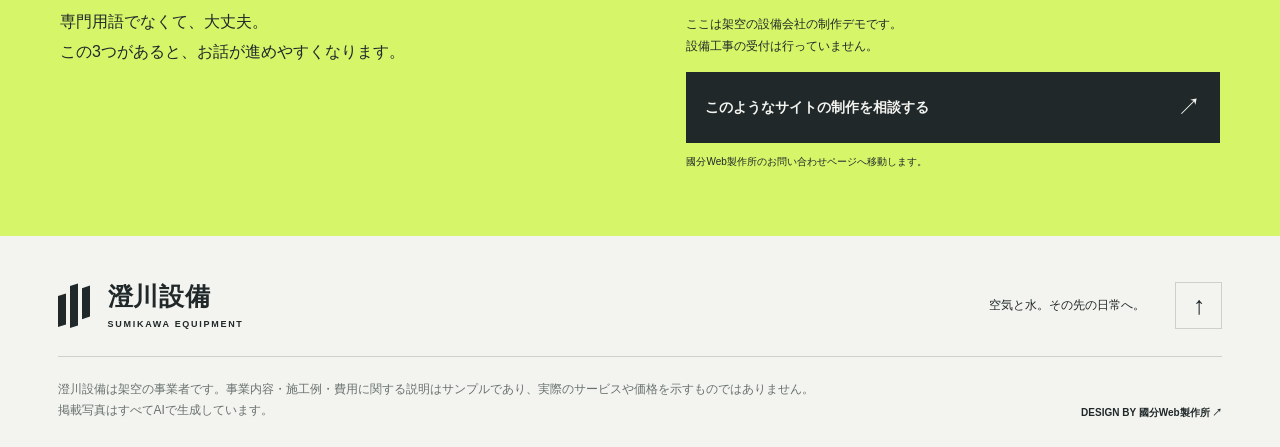
<file: demos/equipment/index.html>
<!doctype html>
<html lang="ja">
<head>
  <meta charset="utf-8">
  <meta name="viewport" content="width=device-width, initial-scale=1">
  <meta name="robots" content="noindex,follow">
  <meta name="theme-color" content="#20282a">
  <meta name="description" content="空調・給排水設備の架空事業者「澄川設備」を想定した、國分Web製作所の制作デモ。対応範囲、見積もりの考え方、ご相談までの流れをご覧いただけます。">
  <title>澄川設備｜空気と水、その先の日常へ。｜制作デモ</title>
  <link rel="icon" href="../../favicon.svg" type="image/svg+xml">
  <link rel="stylesheet" href="../demo.css">
  <link rel="stylesheet" href="style.css">
</head>
<body>
  <aside class="demo-notice" aria-label="制作デモの案内"><a href="../../index.html#demos">國分Web製作所 / デモ一覧</a><span>架空の事業者を想定した制作デモ</span><a href="../../contact.html?demo=equipment">このデザインについて相談</a></aside>
  <a class="skip-link" href="#main">本文へ移動</a>
  <header class="site-header">
    <a class="brand" href="#top" aria-label="澄川設備 トップへ"><span class="brand-symbol" aria-hidden="true"><i></i><i></i><i></i></span><span>澄川設備<small>SUMIKAWA EQUIPMENT</small></span></a>
    <nav aria-label="メインナビゲーション"><a href="#service">できること</a><a href="#works">施工イメージ</a><a href="#estimate">お見積もり</a></nav>
    <a class="header-contact" href="#contact">ご相談の前に<span aria-hidden="true">↗</span></a>
  </header>
  <main id="main">
    <section class="hero" id="top" aria-labelledby="hero-title">
      <div class="hero-heading"><p class="eyebrow"><span class="signal" aria-hidden="true"></span> AIR / WATER / EVERYDAY</p><h1 id="hero-title">その先の<br>「いつも」を、<br>整える。</h1><p class="hero-copy">ちゃんと冷える。水が流れる。<br>当たり前に続く毎日を、<br>見えないところから支える設備工事。</p><a class="text-link light-link" href="#service">澄川設備のできること<span aria-hidden="true">↓</span></a></div>
      <figure class="hero-photo"><img src="images/hero.webp" width="1536" height="1024" alt="紺色の作業着を着た技術者が、屋外の空調設備を点検するイメージ" fetchpriority="high"><figcaption><span>空調・給排水設備の設計 / 施工 / メンテナンス</span><span>01 — FIELD NOTE</span></figcaption></figure>
      <div class="hero-bottom"><span>店舗・事務所・小規模施設の設備相談</span><span>空気と水。その先の日常へ。</span></div>
    </section>

    <section class="service section-shell" id="service" aria-labelledby="service-title">
      <div class="section-top"><p class="eyebrow">01 / WHAT WE DO</p><span class="section-tag">対応する工事</span></div>
      <div class="service-heading"><h2 id="service-title">設備のこと。<br>まずは、ここから。</h2><p>「どこに頼めばいいんだろう」。<br>そんなときに迷わないように、<br>お手伝いできる範囲をお伝えします。</p></div>
      <div class="service-body">
        <figure class="pipe-photo"><img src="images/pipes.webp" width="1536" height="1024" alt="整然と施工された金属配管とバルブのイメージ" loading="lazy"><figcaption>見えなくなる部分にも、丁寧な仕事を。</figcaption></figure>
        <div class="service-list">
          <article><span class="item-number">01</span><div><h3>空調設備</h3><p>業務用エアコンの入れ替え・新設、効きが弱いときの点検。部屋の使い方から、必要な設備を考えます。</p><span class="service-label">店舗 / 事務所 / 小規模施設</span></div></article>
          <article><span class="item-number">02</span><div><h3>給排水設備</h3><p>水まわりの設備交換、給水・排水配管の改修。気になる水漏れは、発生場所と状況から確認します。</p><span class="service-label">設備交換 / 配管改修 / 不具合の確認</span></div></article>
          <article><span class="item-number">03</span><div><h3>点検・メンテナンス</h3><p>フィルターの汚れや異音など、小さな変化の確認も。設備の状態に合わせて、手入れや更新をご提案します。</p><span class="service-label">状態確認 / お手入れ / 更新の相談</span></div></article>
          <p class="scope-note">機器や建物の条件により対応できない場合があります。ガス・電気の専門工事や大規模工事は、必要な専門業者との連携を含めて事前に確認します。</p>
        </div>
      </div>
    </section>

    <section class="works section-shell" id="works" aria-labelledby="works-title">
      <div class="section-top"><p class="eyebrow">02 / IN THE FIELD</p><span class="section-tag">想定した施工例</span></div>
      <div class="works-heading"><h2 id="works-title">使う人の毎日まで、<br>考える。</h2><p>工事のあとに続く時間を大切に。<br>こんなご相談を想定しています。</p></div>
      <div class="works-grid">
        <article class="work work-large"><div class="work-image"><img src="images/interior.webp" width="1536" height="1024" alt="天井埋め込み型エアコンのある明るい小規模店舗の内装イメージ" loading="lazy"><span class="image-index">CASE / 01</span></div><div class="work-meta"><span>空調設備 / 小規模店舗</span><span>架空の施工イメージ</span></div><h3>お店の居心地を、空気から。</h3><p>店舗の改装に合わせた空調更新を想定。人の居場所や間取り、営業時間を確認し、機器の配置と工事の段取りを考えます。</p></article>
        <article class="work work-small"><div class="work-image"><img src="images/maintenance.webp" width="1536" height="1024" alt="手袋を着用し空調フィルターを丁寧に確認する作業のイメージ" loading="lazy"><span class="image-index">CASE / 02</span></div><div class="work-meta"><span>メンテナンス / 事務所</span><span>架空の施工イメージ</span></div><h3>小さな違和感を、そのままにしない。</h3><p>「最近、風が弱い」というご相談を想定。使用状況と汚れを確認し、お手入れで対応できるか、修理が必要かを整理します。</p></article>
      </div>
      <p class="sample-note">※ 掲載内容はサービスの伝え方を示すサンプルです。実際の施工実績ではありません。写真はすべて生成画像です。</p>
    </section>

    <section class="estimate" id="estimate" aria-labelledby="estimate-title"><div class="section-shell">
      <div class="section-top"><p class="eyebrow">03 / CLEAR ESTIMATES</p><span class="section-tag">費用の考え方</span></div>
      <div class="estimate-intro"><h2 id="estimate-title">金額にも、<br>理由がある。</h2><div><p class="lead">「何に、いくらかかるのか」。<br>わかる見積もりから、はじめます。</p><p>同じ機器の交換でも、設置場所や配管の状態で工事の内容は変わります。現地の条件を確認し、必要な作業と費用の内訳をご説明する想定です。</p></div></div>
      <div class="estimate-factors"><article><span>FACTOR / 01</span><h3>機器・材料</h3><p>能力や機種、必要な配管・部材。使う場所に合う仕様を確認します。</p></article><article><span>FACTOR / 02</span><h3>設置・施工の条件</h3><p>既存配管の状態、搬入経路、高所作業の有無で必要な工程が変わります。</p></article><article><span>FACTOR / 03</span><h3>工事に付随する作業</h3><p>既存機器の撤去・処分、養生、電源工事などを項目ごとに整理します。</p></article></div>
      <div class="estimate-foot"><span class="signal" aria-hidden="true"></span><p>追加の作業が必要な場合も、内容と金額を確認してから。<br><small>出張・調査費の有無、見積もりに含む範囲、工事時期は、ご依頼前に確認する項目です。</small></p><a href="#contact" class="text-link light-link">相談前の準備を見る<span aria-hidden="true">↗</span></a></div>
    </div></section>

    <section class="flow section-shell" aria-labelledby="flow-title">
      <div class="section-top"><p class="eyebrow">04 / STEP BY STEP</p><span class="section-tag">ご相談から工事まで</span></div>
      <h2 id="flow-title">一つずつ、<br class="mobile-break">確かめながら。</h2>
      <ol class="flow-list"><li><span class="step-number">01</span><h3>ご相談</h3><p>お困りごと、設置場所、希望時期をお聞きします。</p></li><li><span class="step-number">02</span><h3>現地の確認</h3><p>機器と建物の状態を見て、必要な工事を整理します。</p></li><li><span class="step-number">03</span><h3>見積もり・ご検討</h3><p>内容と費用をご説明。ご納得いただいてから日程調整へ。</p></li><li><span class="step-number">04</span><h3>施工・お引き渡し</h3><p>施工後は動作を確認し、使い方とお手入れをご案内します。</p></li></ol>
    </section>

    <section class="faq section-shell" aria-labelledby="faq-title"><div><p class="eyebrow">05 / QUESTIONS</p><h2 id="faq-title">気になること。</h2></div><div class="faq-list"><details><summary><span>故障かどうか、わからなくても相談できますか？</span></summary><p>「いつから」「どんなときに」「何が気になるか」がわかれば、相談内容を整理できます。異音や水漏れなどの状況を、わかる範囲でまとめておくとスムーズです。</p></details><details><summary><span>メーカーや型番がわからない場合は？</span></summary><p>わかる範囲で大丈夫です。機器全体と、手の届く安全な場所にある型番ラベルの写真があると確認しやすくなります。無理にカバーを開けたり、高い場所に登ったりする必要はありません。</p></details><details><summary><span>営業しながら工事できるか相談できますか？</span></summary><p>工事中に設備を止める時間、作業音、立ち入りが必要な範囲を確認します。営業への影響と現地の条件を踏まえて、日程や段取りを相談する想定です。</p></details></div></section>

    <section class="contact" id="contact" aria-labelledby="contact-title"><div class="section-shell contact-grid"><div><p class="eyebrow">LET’S GET PREPARED</p><h2 id="contact-title">相談のはじめは、<br>わかることから。</h2><p>専門用語でなくて、大丈夫。<br>この3つがあると、お話が進めやすくなります。</p></div><div class="contact-right"><ul class="preparation-list"><li><span>01</span>お困りごと・いつからか</li><li><span>02</span>設置場所・機器の写真や型番</li><li><span>03</span>希望時期・工事できる時間帯</li></ul><div class="demo-contact"><p>ここは架空の設備会社の制作デモです。<br>設備工事の受付は行っていません。</p><a href="../../contact.html?demo=equipment">このようなサイトの制作を相談する<span aria-hidden="true">↗</span></a><small>國分Web製作所のお問い合わせページへ移動します。</small></div></div></div></section>
  </main>
  <footer class="site-footer"><div class="footer-top"><a href="#top" class="brand"><span class="brand-symbol" aria-hidden="true"><i></i><i></i><i></i></span><span>澄川設備<small>SUMIKAWA EQUIPMENT</small></span></a><span>空気と水。その先の日常へ。</span><a href="#top" class="back-top" aria-label="ページの先頭へ">↑</a></div><div class="footer-bottom"><p>澄川設備は架空の事業者です。事業内容・施工例・費用に関する説明はサンプルであり、実際のサービスや価格を示すものではありません。掲載写真はすべてAIで生成しています。</p><a href="../../index.html#demos">DESIGN BY 國分Web製作所 ↗</a></div></footer>
</body>
</html>
</file>
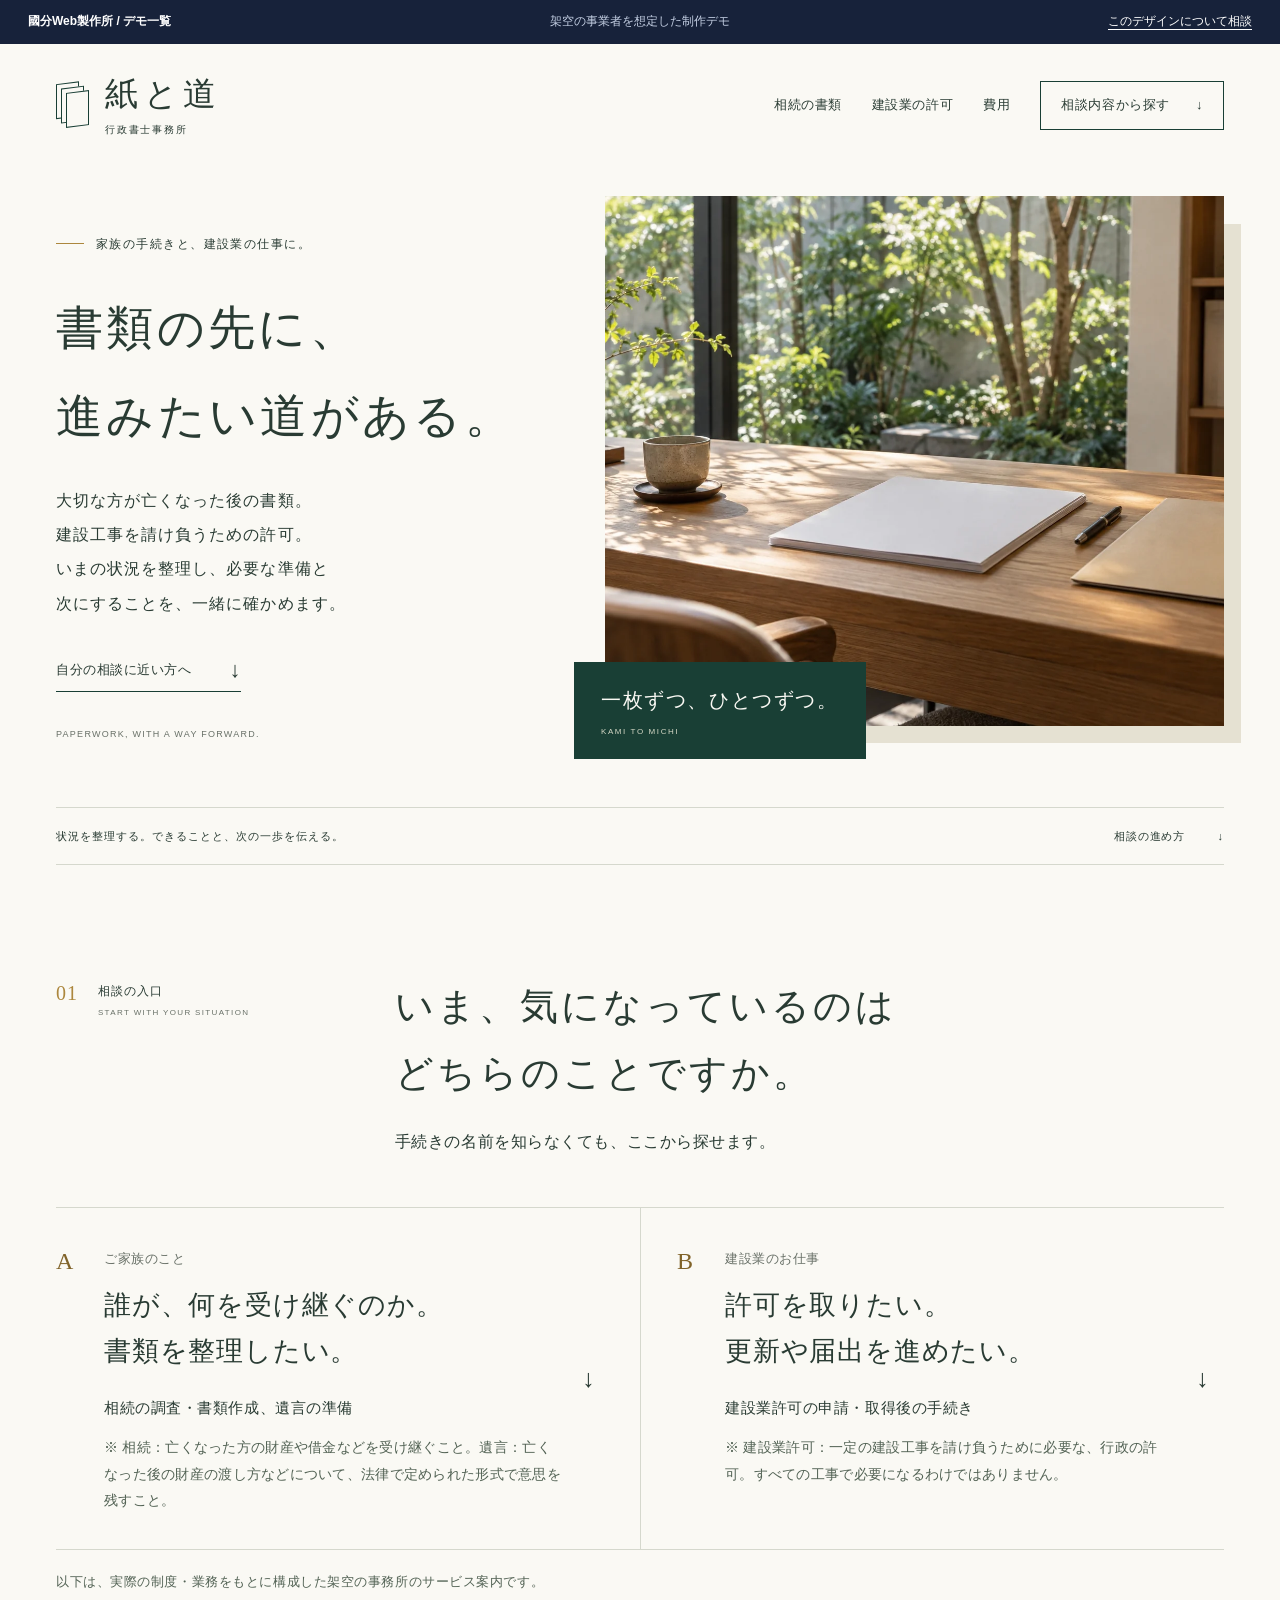
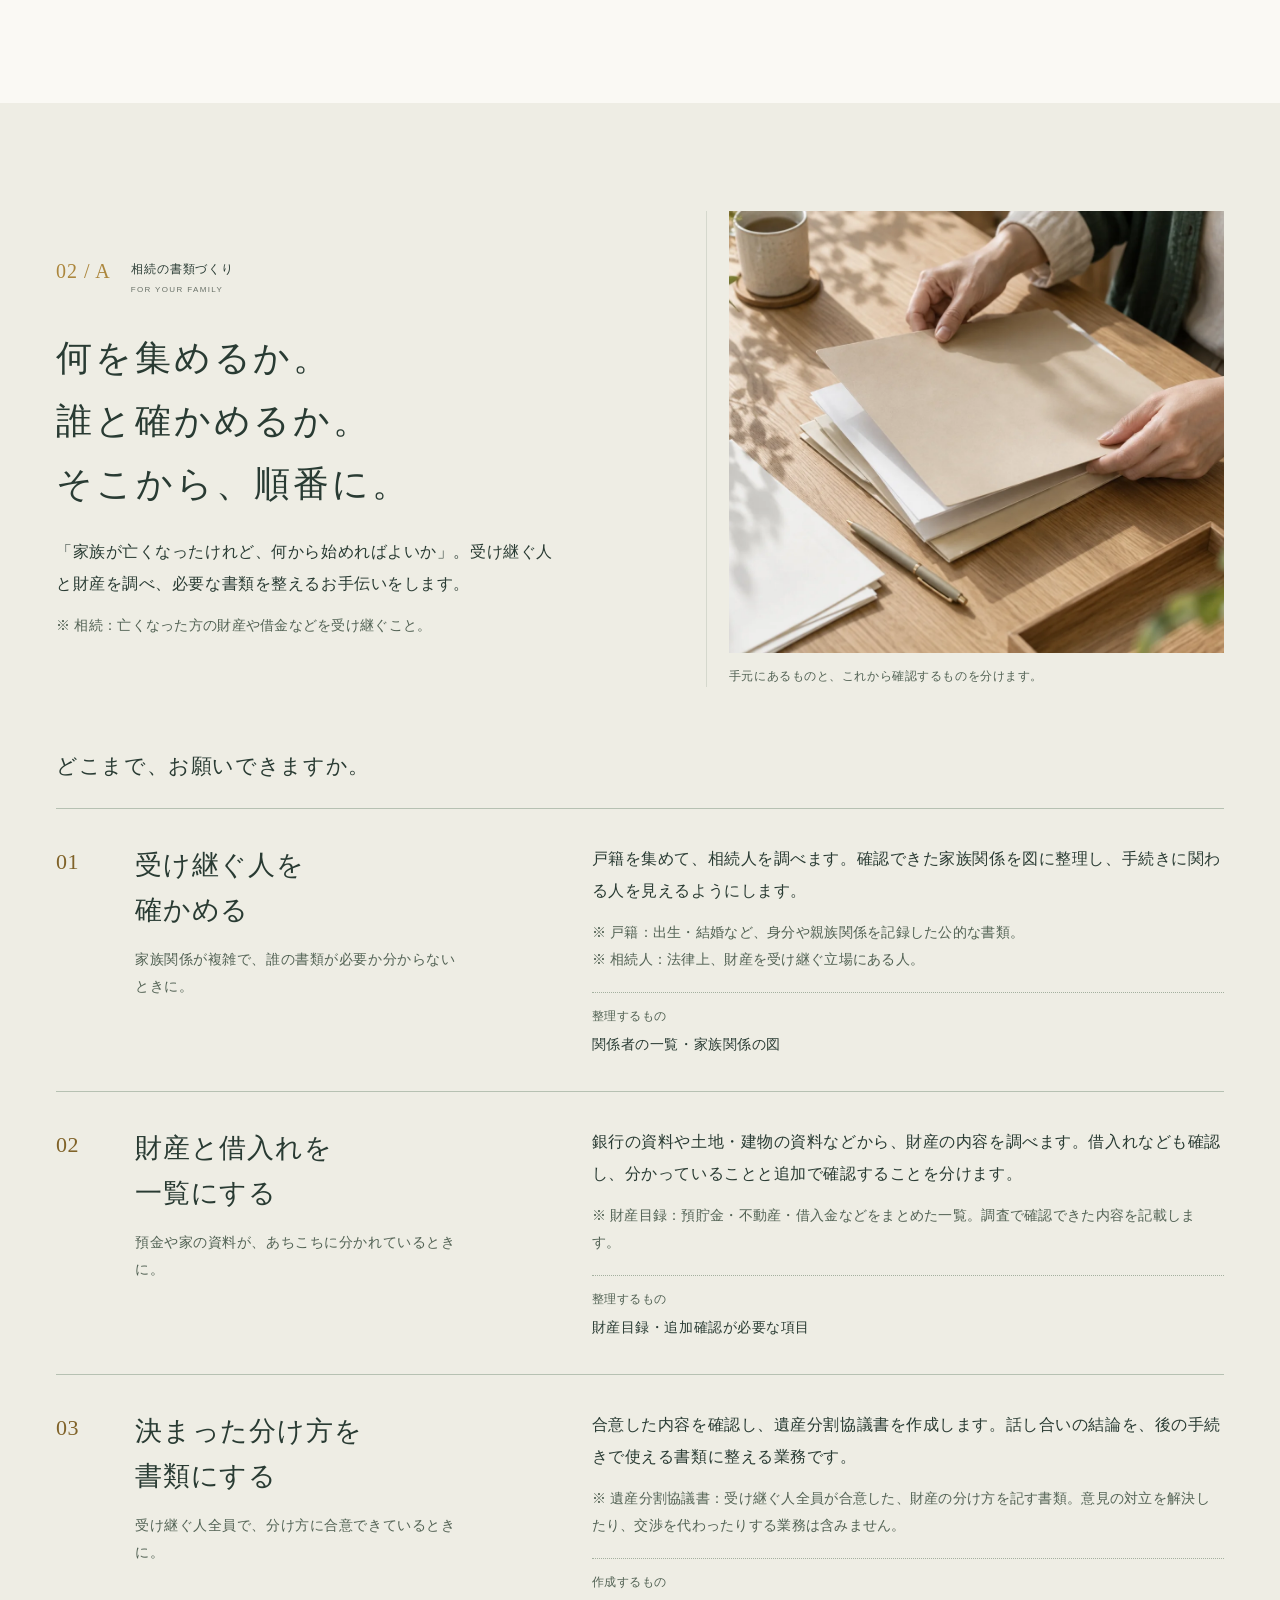
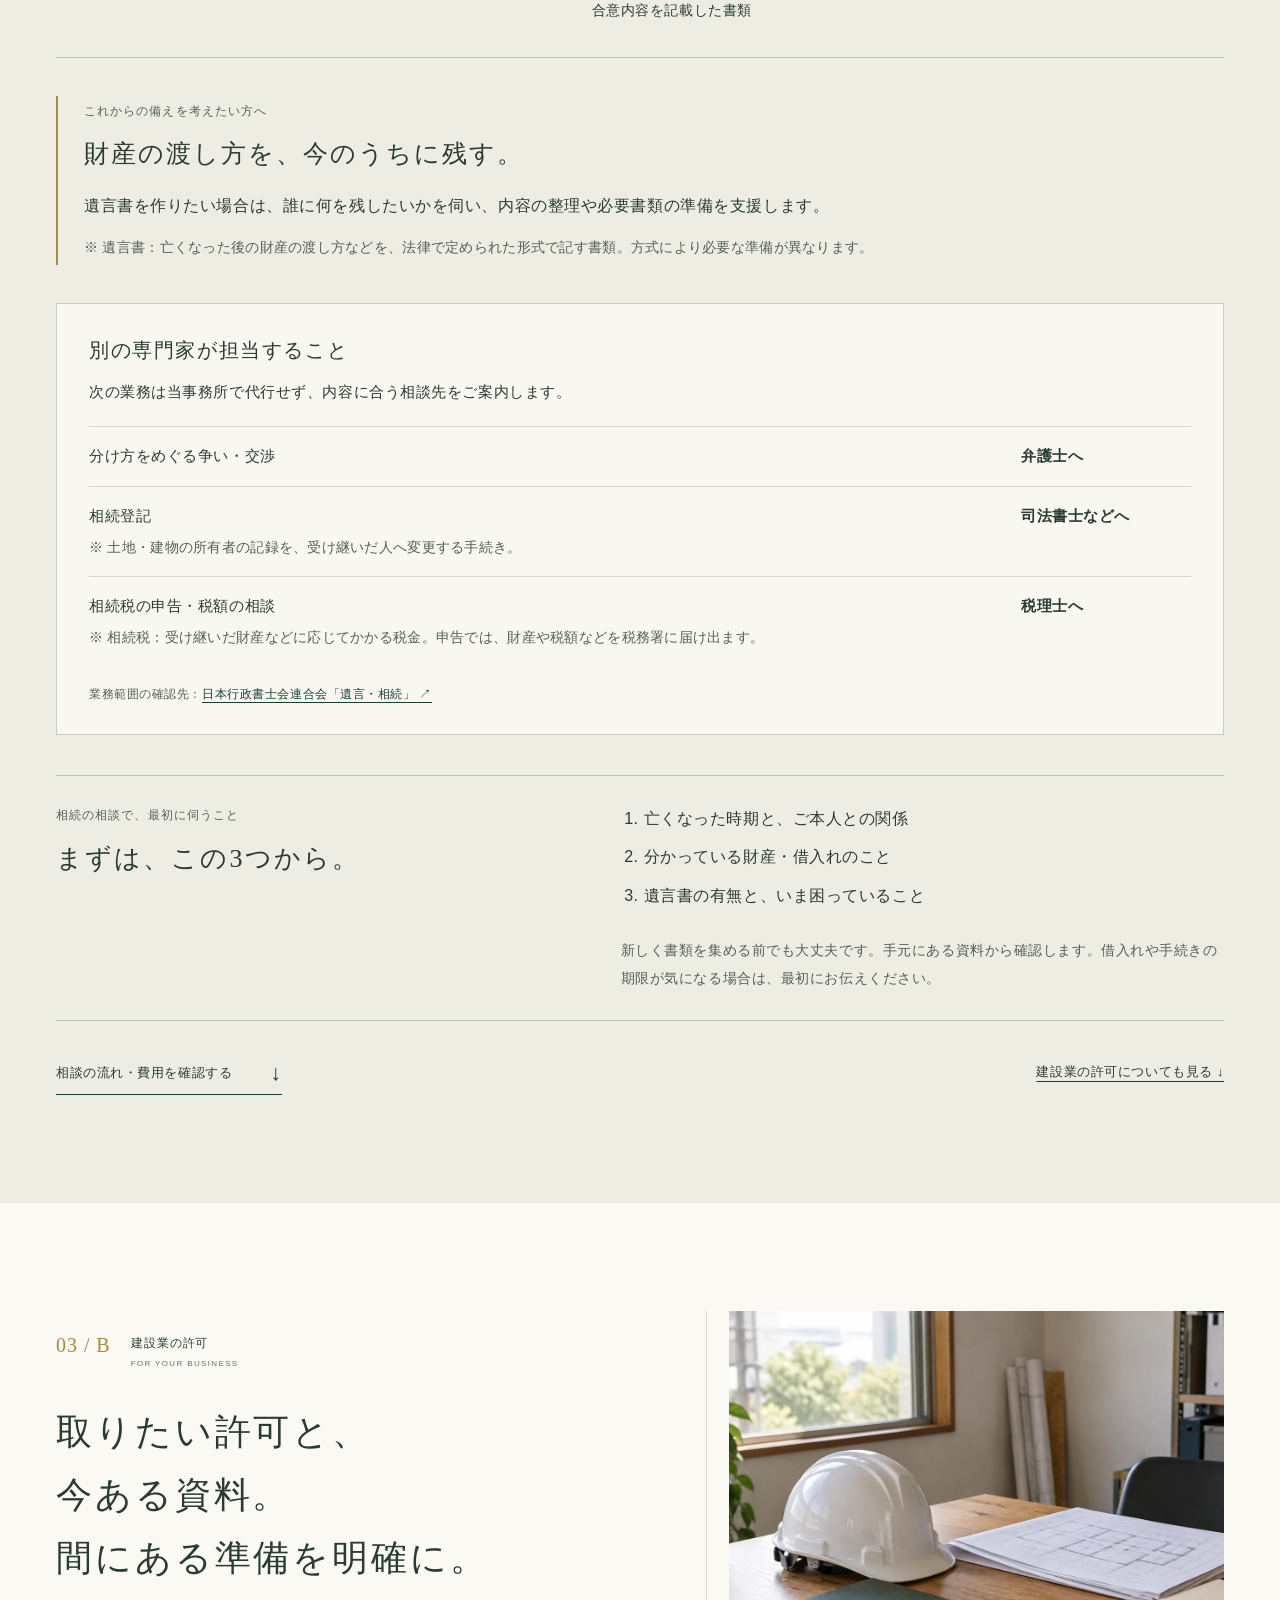
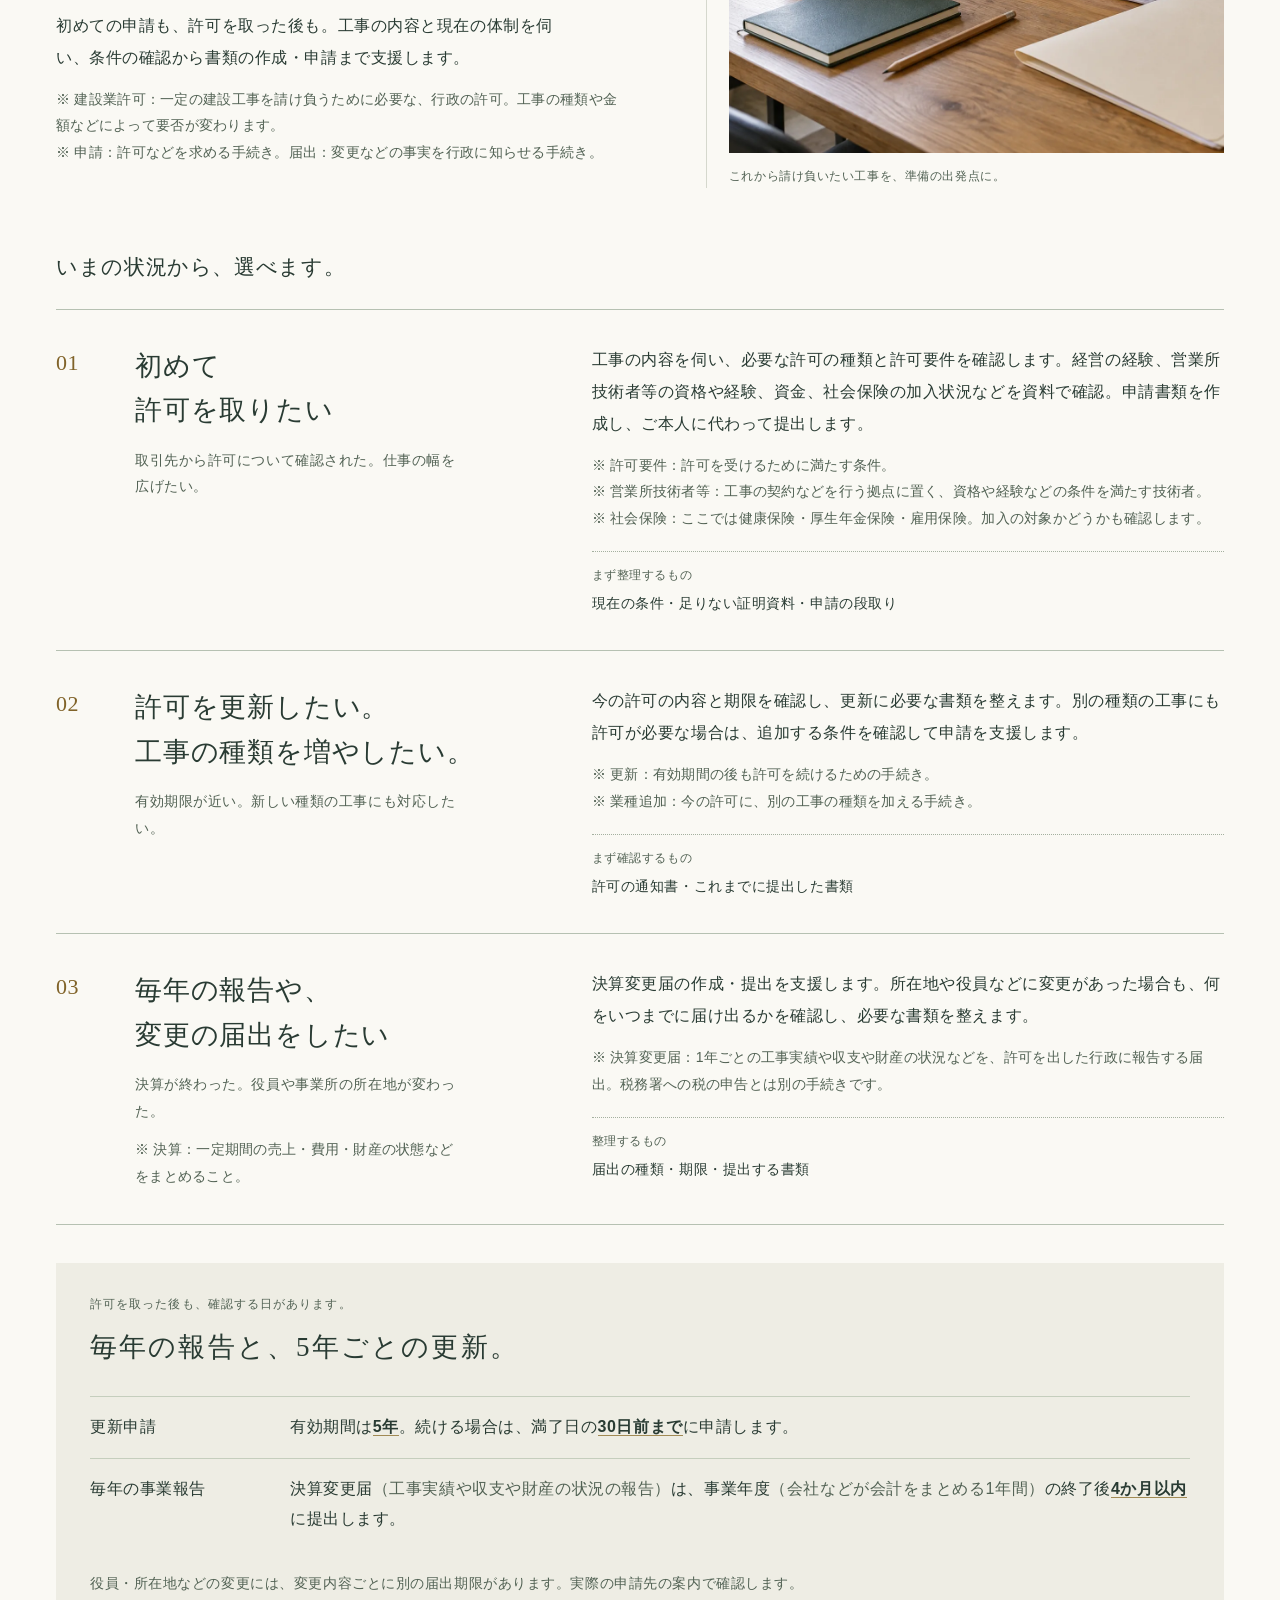
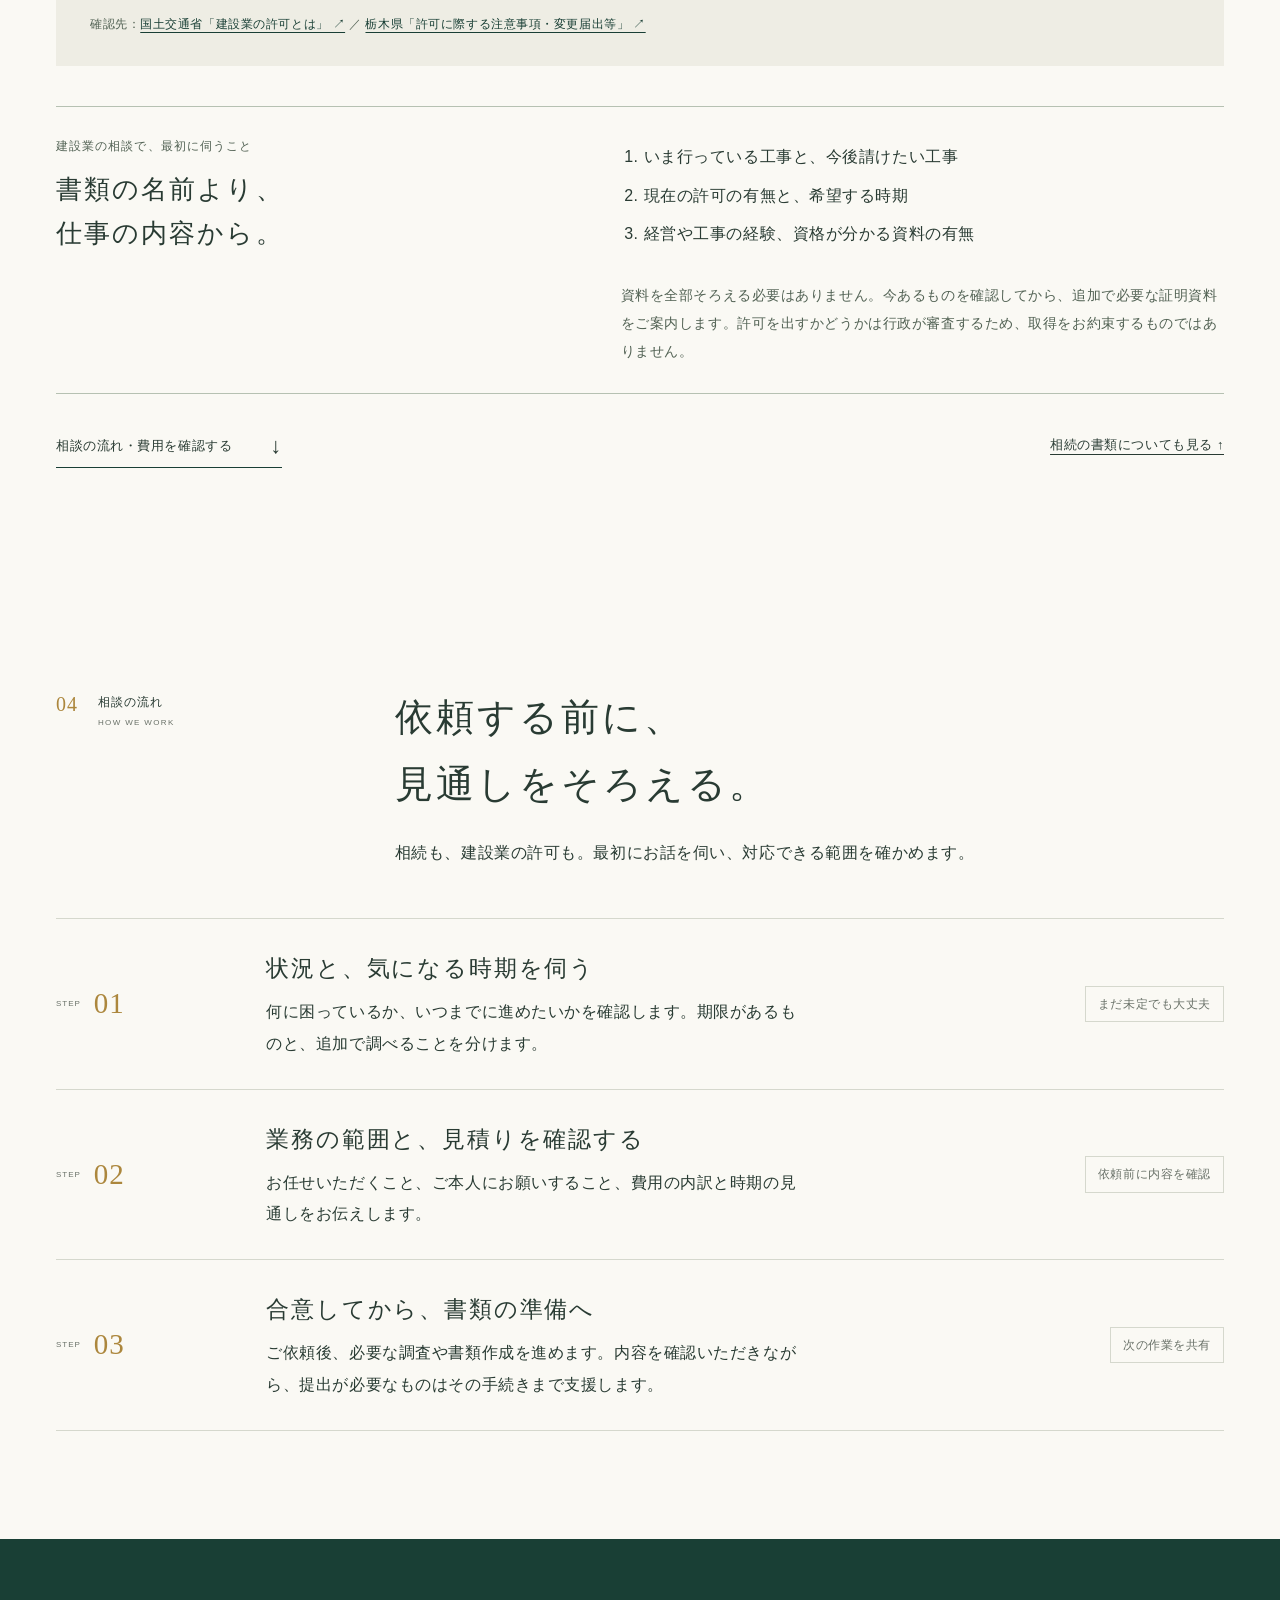
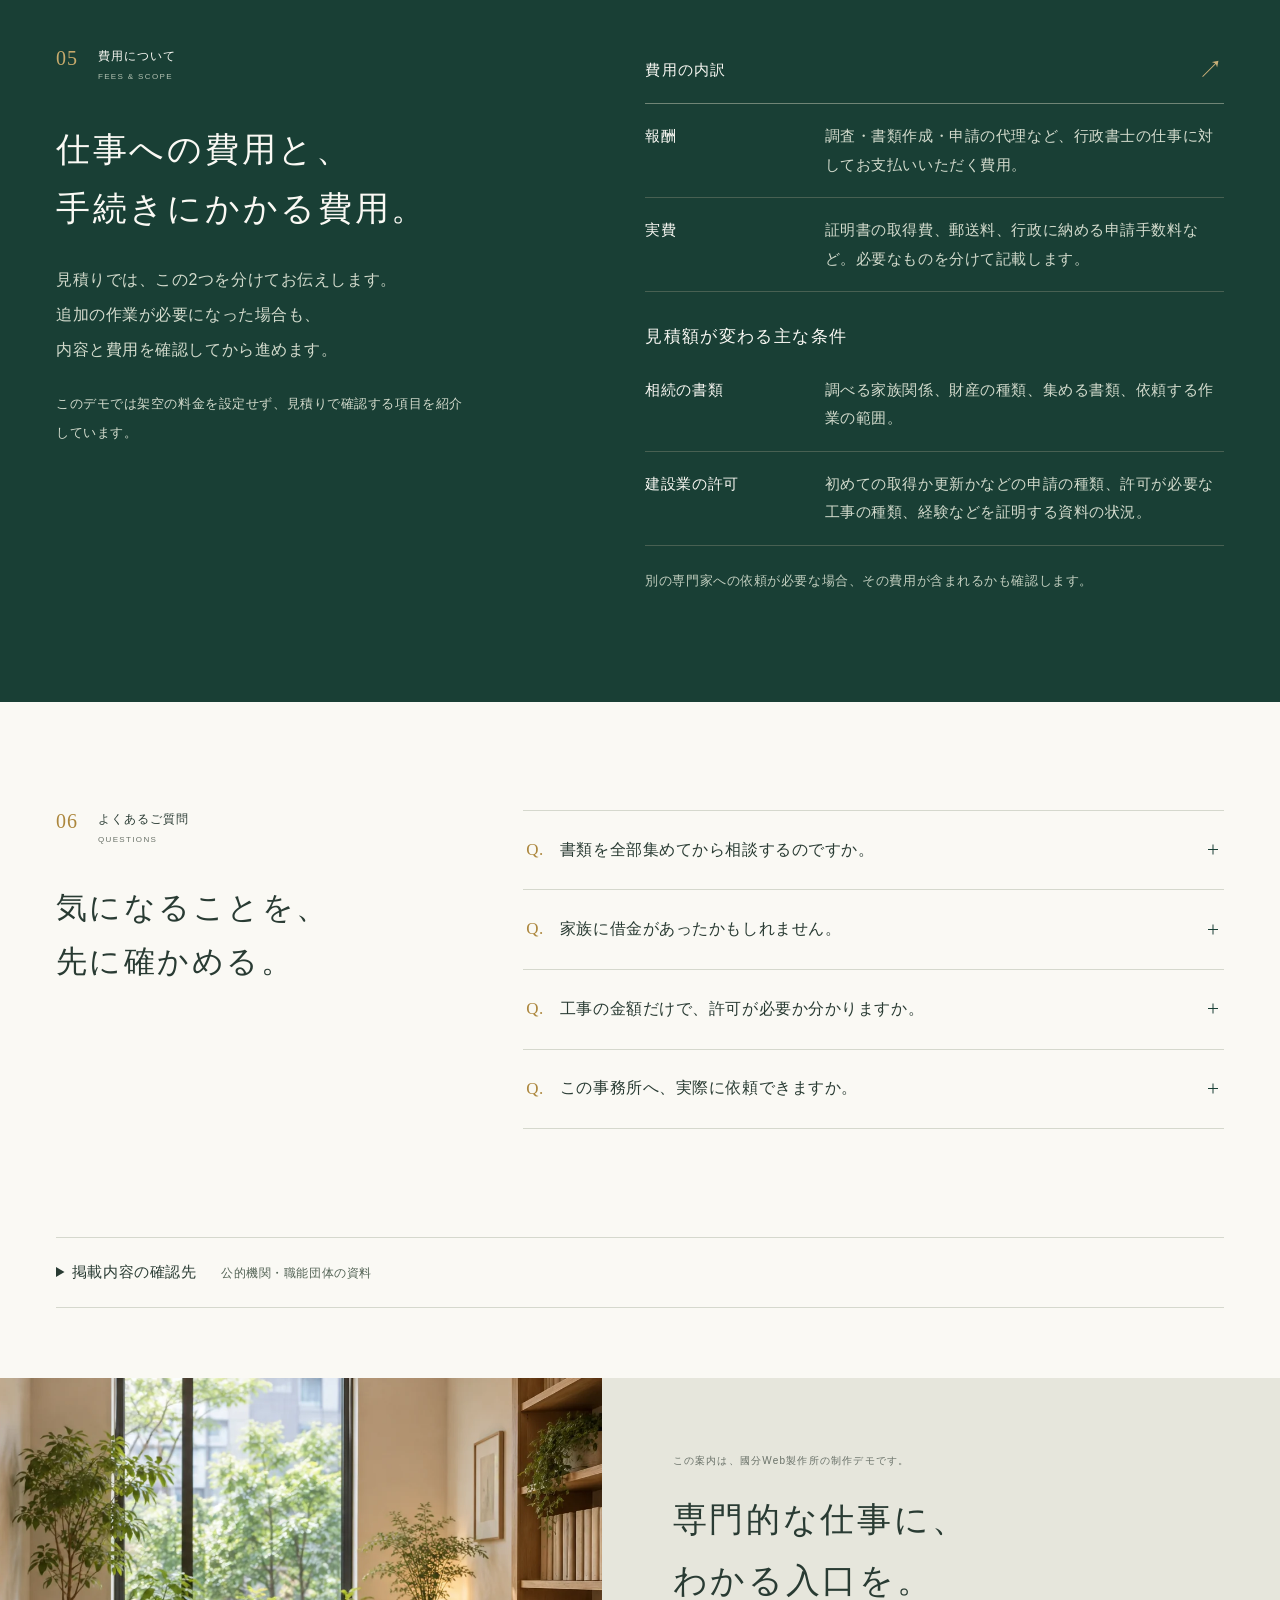
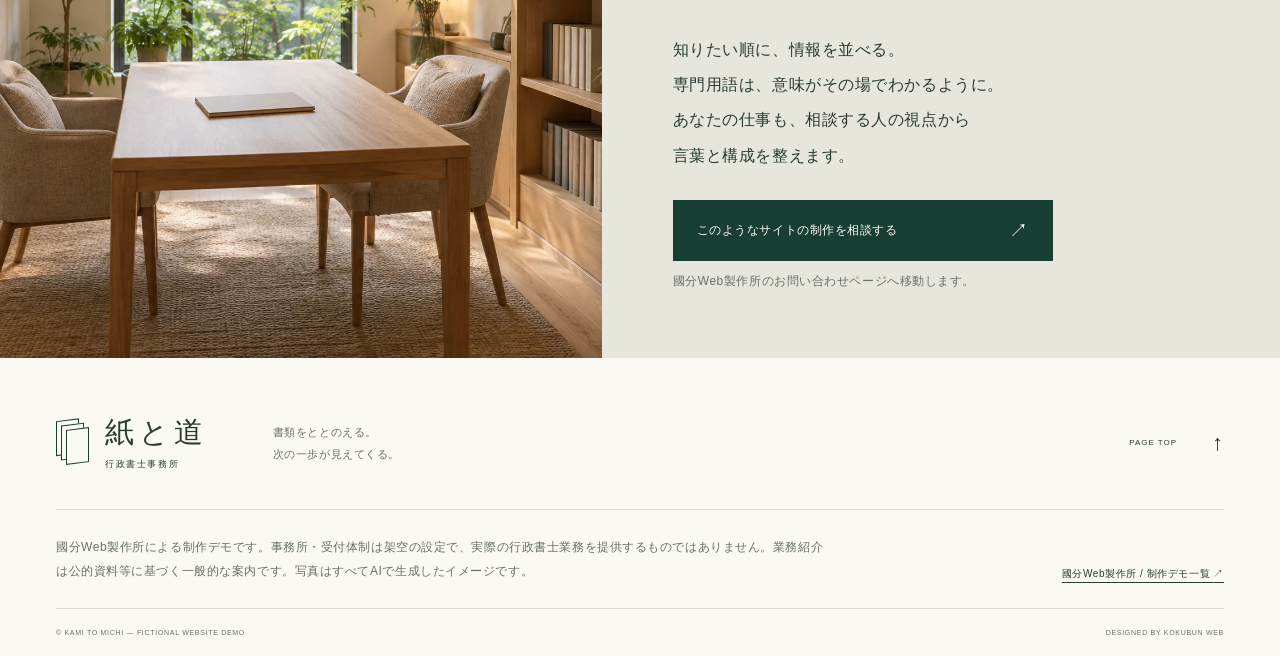
<file: demos/legal/index.html>
<!doctype html>
<html lang="ja">
<head>
  <meta charset="utf-8">
  <meta name="viewport" content="width=device-width, initial-scale=1">
  <meta name="robots" content="noindex,follow">
  <meta name="description" content="相続の書類づくりと建設業許可を、相談者の状況から案内する行政書士事務所の制作デモ。専門用語の注釈、依頼できる範囲、準備と費用を整理した國分Web製作所の制作例です。">
  <meta name="theme-color" content="#193f35">
  <title>相続・建設業許可｜紙と道 行政書士事務所｜制作デモ</title>
  <link rel="icon" href="../../favicon.svg" type="image/svg+xml">
  <link rel="stylesheet" href="../demo.css">
  <link rel="stylesheet" href="style.css?v=20260926.1">
</head>
<body>
  <a class="skip-link" href="#main">本文へ移動</a>
  <aside class="demo-notice" aria-label="制作デモの案内"><a href="../../index.html#demos">國分Web製作所 / デモ一覧</a><span>架空の事業者を想定した制作デモ</span><a href="../../contact.html?demo=legal">このデザインについて相談</a></aside>
  <header class="site-header wrap">
    <a class="brand" href="#" aria-label="紙と道 行政書士事務所 トップ"><span class="brand-mark" aria-hidden="true"><i></i><i></i><i></i></span><span><b>紙と道</b><small>行政書士事務所</small></span></a>
    <nav aria-label="ページ内メニュー"><a href="#inheritance">相続の書類</a><a href="#construction">建設業の許可</a><a href="#fees">費用</a><a class="nav-contact" href="#services">相談内容から探す <span aria-hidden="true">↓</span></a></nav>
  </header>

  <main id="main">
    <section class="hero wrap" aria-labelledby="hero-title">
      <div class="hero-copy">
        <p class="eyebrow"><span></span> 家族の手続きと、建設業の仕事に。</p>
        <h1 id="hero-title">書類の先に、<br>進みたい道がある。</h1>
        <p class="hero-description">大切な方が亡くなった後の書類。<br>建設工事を請け負うための許可。<br>いまの状況を整理し、必要な準備と<br>次にすることを、一緒に確かめます。</p>
        <a class="text-link" href="#services">自分の相談に近い方へ <span aria-hidden="true">↓</span></a>
        <p class="hero-en">PAPERWORK, WITH A WAY FORWARD.</p>
      </div>
      <figure class="hero-photo"><img src="images/hero.webp" width="1536" height="1024" alt="緑を望む窓辺の相談机に、白紙の書類とペンが整えられている。AI生成のイメージ。" fetchpriority="high"><figcaption><span>一枚ずつ、ひとつずつ。</span><small>KAMI TO MICHI</small></figcaption></figure>
      <div class="hero-bottom"><span>状況を整理する。できることと、次の一歩を伝える。</span><a href="#flow">相談の進め方 <span aria-hidden="true">↓</span></a></div>
    </section>

    <section class="route-section section wrap" id="services" aria-labelledby="services-title">
      <div class="section-top"><div class="section-label"><span class="number">01</span><span>相談の入口<small>START WITH YOUR SITUATION</small></span></div><div><h2 id="services-title">いま、気になっているのは<br>どちらのことですか。</h2><p class="section-lead">手続きの名前を知らなくても、ここから探せます。</p></div></div>
      <div class="route-list">
        <a class="route" href="#inheritance"><span class="route-letter">A</span><div><span class="route-context">ご家族のこと</span><h3>誰が、何を受け継ぐのか。<br>書類を整理したい。</h3><p>相続の調査・書類作成、遺言の準備</p><p class="term-note">※ 相続：亡くなった方の財産や借金などを受け継ぐこと。遺言：亡くなった後の財産の渡し方などについて、法律で定められた形式で意思を残すこと。</p></div><span class="route-arrow" aria-hidden="true">↓</span></a>
        <a class="route" href="#construction"><span class="route-letter">B</span><div><span class="route-context">建設業のお仕事</span><h3>許可を取りたい。<br>更新や届出を進めたい。</h3><p>建設業許可の申請・取得後の手続き</p><p class="term-note">※ 建設業許可：一定の建設工事を請け負うために必要な、行政の許可。すべての工事で必要になるわけではありません。</p></div><span class="route-arrow" aria-hidden="true">↓</span></a>
      </div>
      <p class="route-footnote">以下は、実際の制度・業務をもとに構成した架空の事務所のサービス案内です。</p>
    </section>

    <section class="service-chapter inheritance section" id="inheritance" aria-labelledby="inheritance-title"><div class="wrap">
      <div class="chapter-intro"><div><div class="section-label"><span class="number">02 / A</span><span>相続の書類づくり<small>FOR YOUR FAMILY</small></span></div><h2 id="inheritance-title">何を集めるか。<br>誰と確かめるか。<br>そこから、順番に。</h2><p class="section-lead">「家族が亡くなったけれど、何から始めればよいか」。受け継ぐ人と財産を調べ、必要な書類を整えるお手伝いをします。</p><p class="term-note">※ 相続：亡くなった方の財産や借金などを受け継ぐこと。</p></div><figure><img src="images/hands.webp" width="1536" height="1024" alt="相談机でファイルを一つずつ確認する手元。AI生成のイメージ。" loading="lazy"><figcaption>手元にあるものと、これから確認するものを分けます。</figcaption></figure></div>
      <h3 class="ledger-title">どこまで、お願いできますか。</h3>
      <ol class="work-ledger">
        <li><span class="work-no">01</span><div class="work-heading"><h4>受け継ぐ人を<br>確かめる</h4><p>家族関係が複雑で、誰の書類が必要か分からないときに。</p></div><div class="work-explanation"><p>戸籍を集めて、相続人を調べます。確認できた家族関係を図に整理し、手続きに関わる人を見えるようにします。</p><p class="term-note">※ 戸籍：出生・結婚など、身分や親族関係を記録した公的な書類。<br>※ 相続人：法律上、財産を受け継ぐ立場にある人。</p><p class="work-result"><span>整理するもの</span>関係者の一覧・家族関係の図</p></div></li>
        <li><span class="work-no">02</span><div class="work-heading"><h4>財産と借入れを<br>一覧にする</h4><p>預金や家の資料が、あちこちに分かれているときに。</p></div><div class="work-explanation"><p>銀行の資料や土地・建物の資料などから、財産の内容を調べます。借入れなども確認し、分かっていることと追加で確認することを分けます。</p><p class="term-note">※ 財産目録：預貯金・不動産・借入金などをまとめた一覧。調査で確認できた内容を記載します。</p><p class="work-result"><span>整理するもの</span>財産目録・追加確認が必要な項目</p></div></li>
        <li><span class="work-no">03</span><div class="work-heading"><h4>決まった分け方を<br>書類にする</h4><p>受け継ぐ人全員で、分け方に合意できているときに。</p></div><div class="work-explanation"><p>合意した内容を確認し、遺産分割協議書を作成します。話し合いの結論を、後の手続きで使える書類に整える業務です。</p><p class="term-note">※ 遺産分割協議書：受け継ぐ人全員が合意した、財産の分け方を記す書類。意見の対立を解決したり、交渉を代わったりする業務は含みません。</p><p class="work-result"><span>作成するもの</span>合意内容を記載した書類</p></div></li>
      </ol>
      <aside class="branch-note" aria-labelledby="will-title"><p class="small-label">これからの備えを考えたい方へ</p><h3 id="will-title">財産の渡し方を、今のうちに残す。</h3><p>遺言書を作りたい場合は、誰に何を残したいかを伺い、内容の整理や必要書類の準備を支援します。</p><p class="term-note">※ 遺言書：亡くなった後の財産の渡し方などを、法律で定められた形式で記す書類。方式により必要な準備が異なります。</p></aside>
      <div class="scope-boundary"><h3>別の専門家が担当すること</h3><p>次の業務は当事務所で代行せず、内容に合う相談先をご案内します。</p><dl><div><dt>分け方をめぐる争い・交渉</dt><dd>弁護士へ</dd></div><div><dt>相続登記<span class="term-note">※ 土地・建物の所有者の記録を、受け継いだ人へ変更する手続き。</span></dt><dd>司法書士などへ</dd></div><div><dt>相続税の申告・税額の相談<span class="term-note">※ 相続税：受け継いだ財産などに応じてかかる税金。申告では、財産や税額などを税務署に届け出ます。</span></dt><dd>税理士へ</dd></div></dl><p class="scope-source">業務範囲の確認先：<a href="https://www.gyosei.or.jp/service/testament" target="_blank" rel="noopener noreferrer">日本行政書士会連合会「遺言・相続」 ↗</a></p></div>
      <div class="topic-preparation"><div><p class="small-label">相続の相談で、最初に伺うこと</p><h3>まずは、この3つから。</h3></div><ol><li>亡くなった時期と、ご本人との関係</li><li>分かっている財産・借入れのこと</li><li>遺言書の有無と、いま困っていること</li></ol><p>新しく書類を集める前でも大丈夫です。手元にある資料から確認します。借入れや手続きの期限が気になる場合は、最初にお伝えください。</p></div>
      <div class="chapter-actions"><a class="text-link" href="#flow">相談の流れ・費用を確認する <span aria-hidden="true">↓</span></a><a class="quiet-link" href="#construction">建設業の許可についても見る ↓</a></div>
    </div></section>

    <section class="service-chapter construction section" id="construction" aria-labelledby="construction-title"><div class="wrap">
      <div class="chapter-intro"><div><div class="section-label"><span class="number">03 / B</span><span>建設業の許可<small>FOR YOUR BUSINESS</small></span></div><h2 id="construction-title">取りたい許可と、<br>今ある資料。<br>間にある準備を明確に。</h2><p class="section-lead">初めての申請も、許可を取った後も。工事の内容と現在の体制を伺い、条件の確認から書類の作成・申請まで支援します。</p><p class="term-note">※ 建設業許可：一定の建設工事を請け負うために必要な、行政の許可。工事の種類や金額などによって要否が変わります。<br>※ 申請：許可などを求める手続き。届出：変更などの事実を行政に知らせる手続き。</p></div><figure><img src="images/construction.webp" width="1536" height="1024" alt="建設会社の机に並べたヘルメット、図面、相談用の書類。AI生成のイメージ。" loading="lazy"><figcaption>これから請け負いたい工事を、準備の出発点に。</figcaption></figure></div>
      <h3 class="ledger-title">いまの状況から、選べます。</h3>
      <ol class="work-ledger">
        <li><span class="work-no">01</span><div class="work-heading"><h4>初めて<br>許可を取りたい</h4><p>取引先から許可について確認された。仕事の幅を広げたい。</p></div><div class="work-explanation"><p>工事の内容を伺い、必要な許可の種類と許可要件を確認します。経営の経験、営業所技術者等の資格や経験、資金、社会保険の加入状況などを資料で確認。申請書類を作成し、ご本人に代わって提出します。</p><p class="term-note">※ 許可要件：許可を受けるために満たす条件。<br>※ 営業所技術者等：工事の契約などを行う拠点に置く、資格や経験などの条件を満たす技術者。<br>※ 社会保険：ここでは健康保険・厚生年金保険・雇用保険。加入の対象かどうかも確認します。</p><p class="work-result"><span>まず整理するもの</span>現在の条件・足りない証明資料・申請の段取り</p></div></li>
        <li><span class="work-no">02</span><div class="work-heading"><h4>許可を更新したい。<br>工事の種類を増やしたい。</h4><p>有効期限が近い。新しい種類の工事にも対応したい。</p></div><div class="work-explanation"><p>今の許可の内容と期限を確認し、更新に必要な書類を整えます。別の種類の工事にも許可が必要な場合は、追加する条件を確認して申請を支援します。</p><p class="term-note">※ 更新：有効期間の後も許可を続けるための手続き。<br>※ 業種追加：今の許可に、別の工事の種類を加える手続き。</p><p class="work-result"><span>まず確認するもの</span>許可の通知書・これまでに提出した書類</p></div></li>
        <li><span class="work-no">03</span><div class="work-heading"><h4>毎年の報告や、<br>変更の届出をしたい</h4><p>決算が終わった。役員や事業所の所在地が変わった。<span class="term-note">※ 決算：一定期間の売上・費用・財産の状態などをまとめること。</span></p></div><div class="work-explanation"><p>決算変更届の作成・提出を支援します。所在地や役員などに変更があった場合も、何をいつまでに届け出るかを確認し、必要な書類を整えます。</p><p class="term-note">※ 決算変更届：1年ごとの工事実績や収支や財産の状況などを、許可を出した行政に報告する届出。税務署への税の申告とは別の手続きです。</p><p class="work-result"><span>整理するもの</span>届出の種類・期限・提出する書類</p></div></li>
      </ol>
      <aside class="deadline-note" aria-labelledby="deadline-title"><div><p class="small-label">許可を取った後も、確認する日があります。</p><h3 id="deadline-title">毎年の報告と、5年ごとの更新。</h3></div><dl><div><dt>更新申請</dt><dd>有効期間は<strong>5年</strong>。続ける場合は、満了日の<strong>30日前まで</strong>に申請します。</dd></div><div><dt>毎年の事業報告</dt><dd>決算変更届<span class="inline-note">（工事実績や収支や財産の状況の報告）</span>は、事業年度<span class="inline-note">（会社などが会計をまとめる1年間）</span>の終了後<strong>4か月以内</strong>に提出します。</dd></div></dl><p>役員・所在地などの変更には、変更内容ごとに別の届出期限があります。実際の申請先の案内で確認します。</p><p class="scope-source">確認先：<a href="https://www.mlit.go.jp/totikensangyo/const/1_6_bt_000080.html" target="_blank" rel="noopener noreferrer">国土交通省「建設業の許可とは」 ↗</a> ／ <a href="https://www.pref.tochigi.lg.jp/h01/work/kensetsugyou/kyoka/1281925868251.html" target="_blank" rel="noopener noreferrer">栃木県「許可に際する注意事項・変更届出等」 ↗</a></p></aside>
      <div class="topic-preparation"><div><p class="small-label">建設業の相談で、最初に伺うこと</p><h3>書類の名前より、<br>仕事の内容から。</h3></div><ol><li>いま行っている工事と、今後請けたい工事</li><li>現在の許可の有無と、希望する時期</li><li>経営や工事の経験、資格が分かる資料の有無</li></ol><p>資料を全部そろえる必要はありません。今あるものを確認してから、追加で必要な証明資料をご案内します。許可を出すかどうかは行政が審査するため、取得をお約束するものではありません。</p></div>
      <div class="chapter-actions"><a class="text-link" href="#flow">相談の流れ・費用を確認する <span aria-hidden="true">↓</span></a><a class="quiet-link" href="#inheritance">相続の書類についても見る ↑</a></div>
    </div></section>

    <section class="flow section wrap" id="flow" aria-labelledby="flow-title">
      <div class="section-top"><div class="section-label"><span class="number">04</span><span>相談の流れ<small>HOW WE WORK</small></span></div><div><h2 id="flow-title">依頼する前に、<br>見通しをそろえる。</h2><p class="section-lead">相続も、建設業の許可も。最初にお話を伺い、対応できる範囲を確かめます。</p></div></div>
      <ol class="flow-list">
        <li><span class="step">STEP <b>01</b></span><div><h3>状況と、気になる時期を伺う</h3><p>何に困っているか、いつまでに進めたいかを確認します。期限があるものと、追加で調べることを分けます。</p></div><span class="step-tag">まだ未定でも大丈夫</span></li>
        <li><span class="step">STEP <b>02</b></span><div><h3>業務の範囲と、見積りを確認する</h3><p>お任せいただくこと、ご本人にお願いすること、費用の内訳と時期の見通しをお伝えします。</p></div><span class="step-tag">依頼前に内容を確認</span></li>
        <li><span class="step">STEP <b>03</b></span><div><h3>合意してから、書類の準備へ</h3><p>ご依頼後、必要な調査や書類作成を進めます。内容を確認いただきながら、提出が必要なものはその手続きまで支援します。</p></div><span class="step-tag">次の作業を共有</span></li>
      </ol>
    </section>

    <section class="fees section" id="fees" aria-labelledby="fees-title"><div class="wrap fees-layout">
      <div class="fees-intro"><div class="section-label"><span class="number">05</span><span>費用について<small>FEES &amp; SCOPE</small></span></div><h2 id="fees-title">仕事への費用と、<br>手続きにかかる費用。</h2><p>見積りでは、この2つを分けてお伝えします。<br>追加の作業が必要になった場合も、<br>内容と費用を確認してから進めます。</p><p class="fee-demo-note">このデモでは架空の料金を設定せず、見積りで確認する項目を紹介しています。</p></div>
      <div class="estimate"><h3 class="estimate-heading">費用の内訳<span aria-hidden="true">↗</span></h3><dl><div><dt>報酬</dt><dd>調査・書類作成・申請の代理など、行政書士の仕事に対してお支払いいただく費用。</dd></div><div><dt>実費</dt><dd>証明書の取得費、郵送料、行政に納める申請手数料など。必要なものを分けて記載します。</dd></div></dl><h3 class="estimate-subheading">見積額が変わる主な条件</h3><dl><div><dt>相続の書類</dt><dd>調べる家族関係、財産の種類、集める書類、依頼する作業の範囲。</dd></div><div><dt>建設業の許可</dt><dd>初めての取得か更新かなどの申請の種類、許可が必要な工事の種類、経験などを証明する資料の状況。</dd></div></dl><p class="estimate-footnote">別の専門家への依頼が必要な場合、その費用が含まれるかも確認します。</p></div>
    </div></section>

    <section class="faq section wrap" aria-labelledby="faq-title"><div><div class="section-label"><span class="number">06</span><span>よくあるご質問<small>QUESTIONS</small></span></div><h2 id="faq-title">気になることを、<br>先に確かめる。</h2></div><div class="faq-list">
      <details><summary><span class="q">Q.</span> 書類を全部集めてから相談するのですか。<span class="plus" aria-hidden="true"></span></summary><p>手元にあるものから始める流れです。相談内容によって必要な書類は変わるので、新しく証明書を取り寄せる前に確認します。内容や時期が未定の項目は、そのままお伝えください。</p></details>
      <details><summary><span class="q">Q.</span> 家族に借金があったかもしれません。<span class="plus" aria-hidden="true"></span></summary><p>受け継ぐものには借金なども含まれます。相続放棄<span class="inline-note">（家庭裁判所で、財産も借金も受け継がないために行う手続き）</span>を検討する場合には期限があるため、書類の整理を待たずに、裁判所や弁護士などへ早めに確認してください。当事務所で裁判所への手続きを代行することはありません。<a href="https://www.courts.go.jp/saiban/syurui/syurui_kazi/kazi_06_13/index.html" target="_blank" rel="noopener noreferrer">裁判所の案内を見る ↗</a></p></details>
      <details><summary><span class="q">Q.</span> 工事の金額だけで、許可が必要か分かりますか。<span class="plus" aria-hidden="true"></span></summary><p>金額だけでは判断できません。軽微な建設工事<span class="inline-note">（法律上、建設業許可がなくても請け負える範囲の工事）</span>だけを扱う場合は例外ですが、その範囲は工事の種類によって異なります。工事の内容、税込みの金額、発注者が用意する材料などを確認します。<a href="https://www.mlit.go.jp/totikensangyo/const/1_6_bt_000080.html" target="_blank" rel="noopener noreferrer">国土交通省で条件を確認する ↗</a></p></details>
      <details><summary><span class="q">Q.</span> この事務所へ、実際に依頼できますか。<span class="plus" aria-hidden="true"></span></summary><p>「紙と道 行政書士事務所」は架空の事業者で、実際の業務は受け付けていません。このように専門的なサービスを分かりやすく伝えるサイトの制作は、<a href="../../contact.html?demo=legal">國分Web製作所へご相談ください</a>。</p></details>
    </div></section>

    <section class="reference-section wrap" aria-labelledby="reference-title"><details><summary id="reference-title">掲載内容の確認先 <span>公的機関・職能団体の資料</span></summary><div><p>業務と制度は以下の資料を確認し、相談者が判断する順序に合わせて独自に構成・執筆しています。確認日：2026年9月26日。個別の必要書類・条件は申請先や状況により異なります。</p><ul><li><a href="https://www.gyosei.or.jp/service/testament" target="_blank" rel="noopener noreferrer">日本行政書士会連合会：遺言・相続 ↗</a></li><li><a href="https://fukushima-gyosei.jp/about01/yuigon/" target="_blank" rel="noopener noreferrer">福島県行政書士会：遺言・相続 ↗</a></li><li><a href="https://www.gyosei.or.jp/service/construction" target="_blank" rel="noopener noreferrer">日本行政書士会連合会：建設業・宅地建物取引業 ↗</a></li><li><a href="https://www.mlit.go.jp/totikensangyo/const/1_6_bt_000080.html" target="_blank" rel="noopener noreferrer">国土交通省：建設業の許可とは ↗</a></li><li><a href="https://www.mlit.go.jp/totikensangyo/const/1_6_bt_000082.html" target="_blank" rel="noopener noreferrer">国土交通省：許可の要件 ↗</a></li><li><a href="https://www.pref.tochigi.lg.jp/h01/work/kensetsugyou/kyoka/1281925868251.html" target="_blank" rel="noopener noreferrer">栃木県：許可に際する注意事項・変更届出等 ↗</a></li><li><a href="https://www.courts.go.jp/saiban/syurui/syurui_kazi/kazi_06_13/index.html" target="_blank" rel="noopener noreferrer">裁判所：相続の放棄の申述 ↗</a></li></ul></div></details></section>

    <section class="contact" id="contact" aria-labelledby="contact-title"><div class="contact-photo"><img src="images/room.webp" width="1536" height="1024" alt="木の家具と植物を配した落ち着いた相談室。AI生成のイメージ。" loading="lazy"></div><div class="contact-copy"><p class="eyebrow">この案内は、國分Web製作所の制作デモです。</p><h2 id="contact-title">専門的な仕事に、<br>わかる入口を。</h2><p>知りたい順に、情報を並べる。<br>専門用語は、意味がその場でわかるように。<br>あなたの仕事も、相談する人の視点から<br>言葉と構成を整えます。</p><a class="contact-button" href="../../contact.html?demo=legal">このようなサイトの制作を相談する <span aria-hidden="true">↗</span></a><small>國分Web製作所のお問い合わせページへ移動します。</small></div></section>
  </main>

  <footer class="site-footer wrap"><div class="footer-top"><a class="brand" href="#"><span class="brand-mark" aria-hidden="true"><i></i><i></i><i></i></span><span><b>紙と道</b><small>行政書士事務所</small></span></a><p>書類をととのえる。<br>次の一歩が見えてくる。</p><a class="back-top" href="#">PAGE TOP <span aria-hidden="true">↑</span></a></div><div class="demo-disclosure"><p>國分Web製作所による制作デモです。事務所・受付体制は架空の設定で、実際の行政書士業務を提供するものではありません。業務紹介は公的資料等に基づく一般的な案内です。写真はすべてAIで生成したイメージです。</p><a href="../../index.html#demos">國分Web製作所 / 制作デモ一覧 <span aria-hidden="true">↗</span></a></div><div class="copyright"><span>© KAMI TO MICHI — FICTIONAL WEBSITE DEMO</span><span>DESIGNED BY KOKUBUN WEB</span></div></footer>
</body>
</html>
</file>
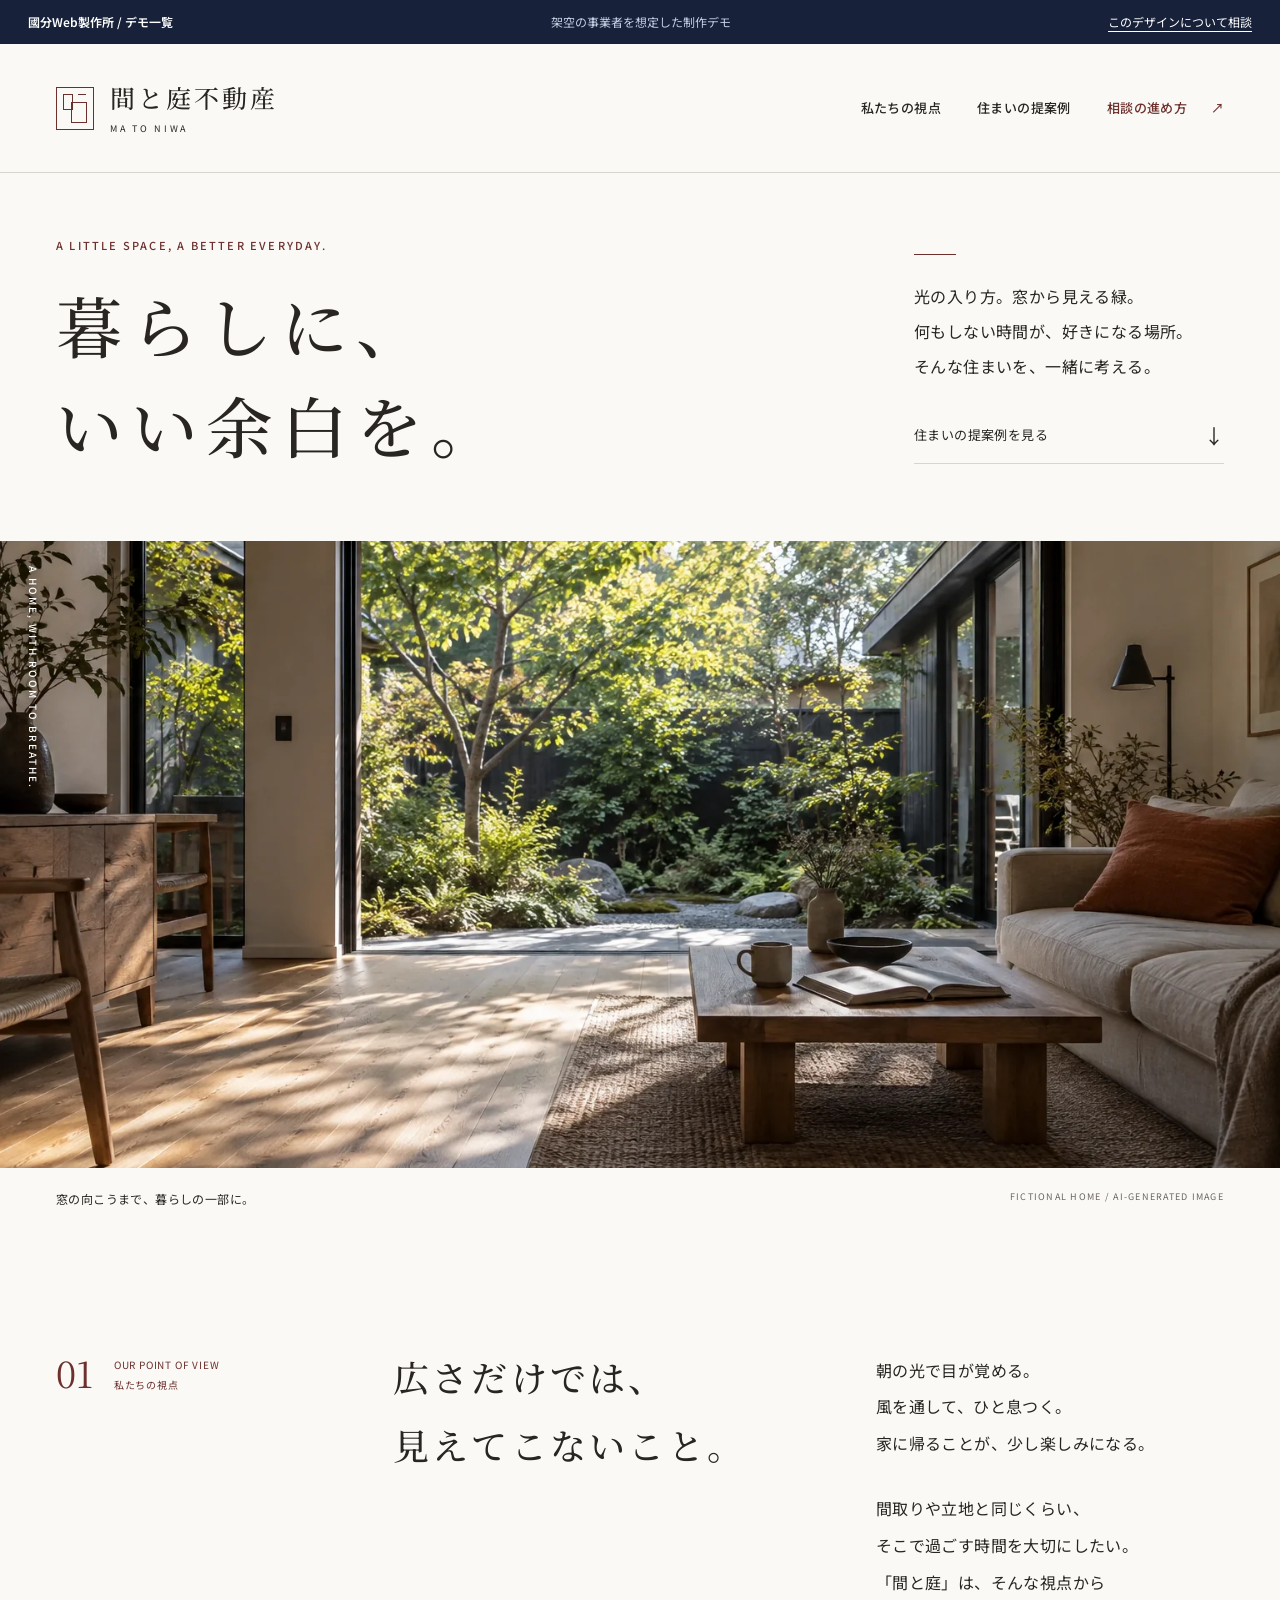
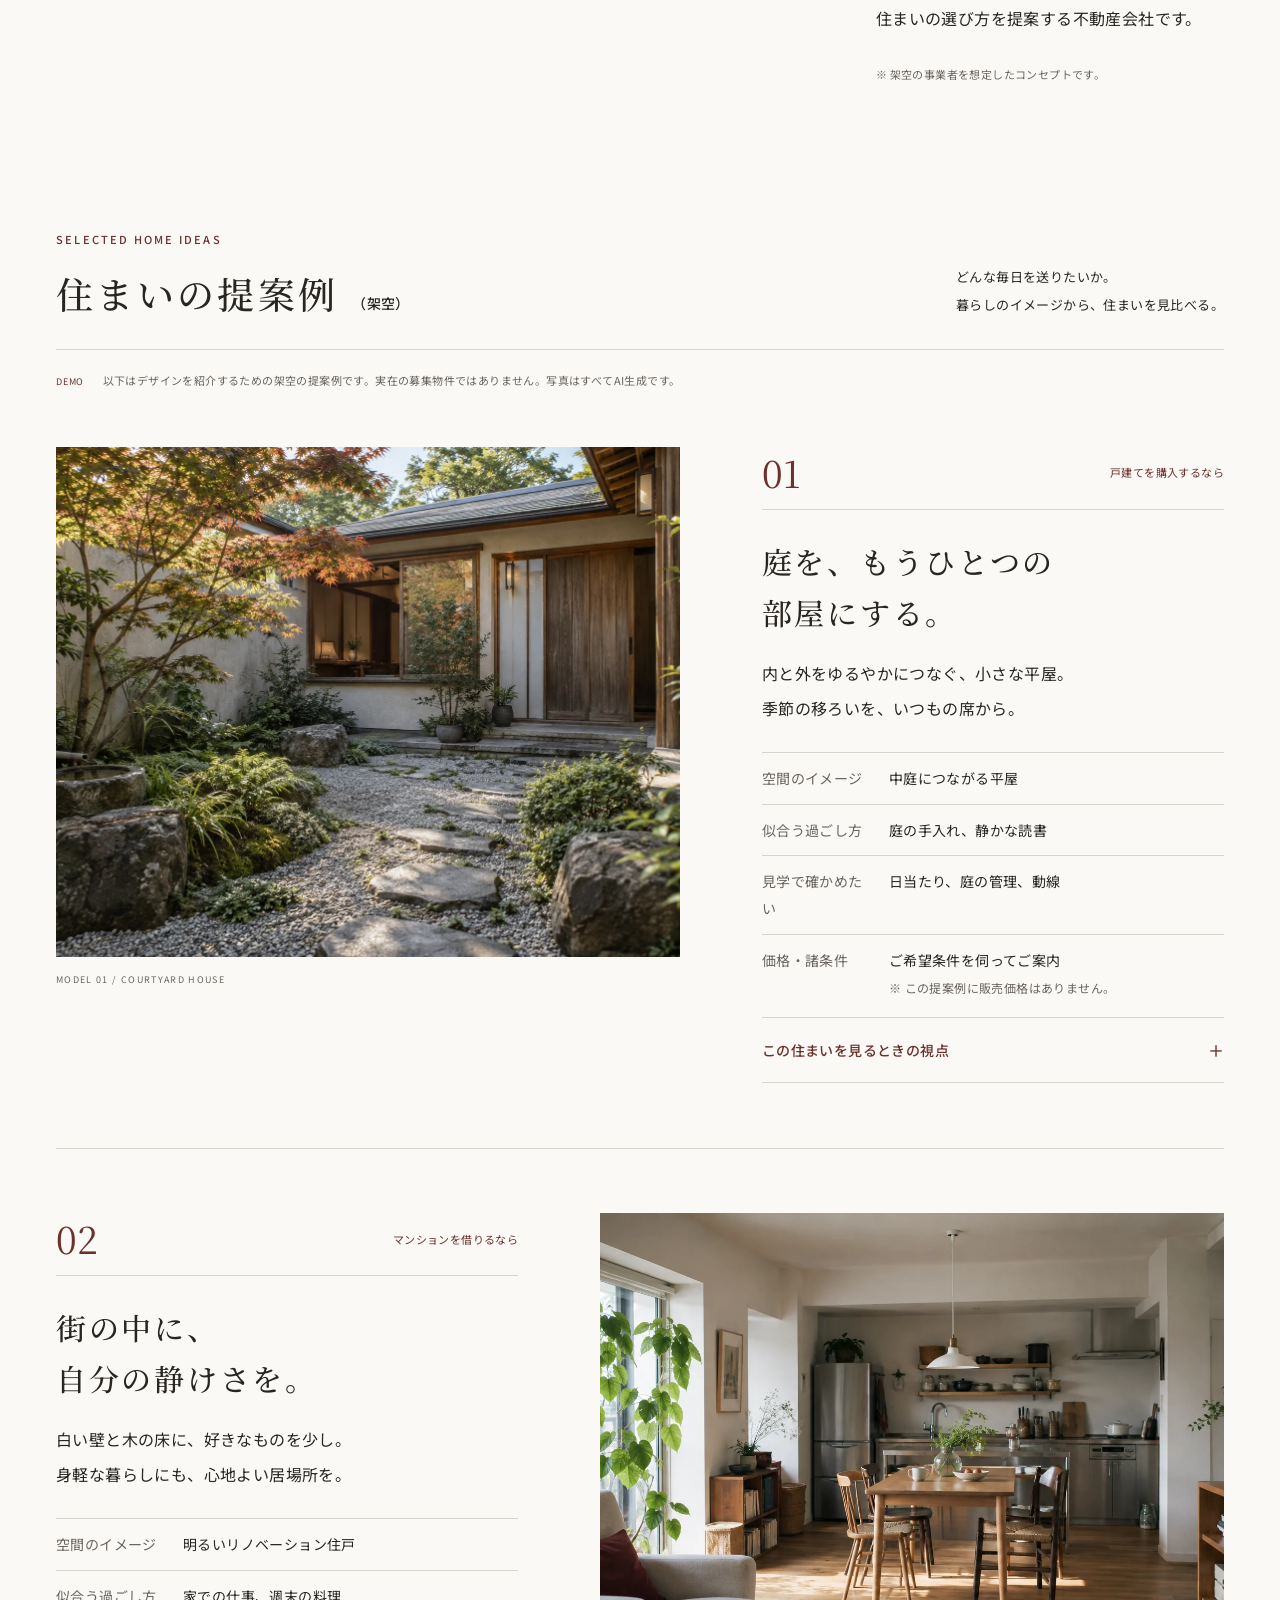
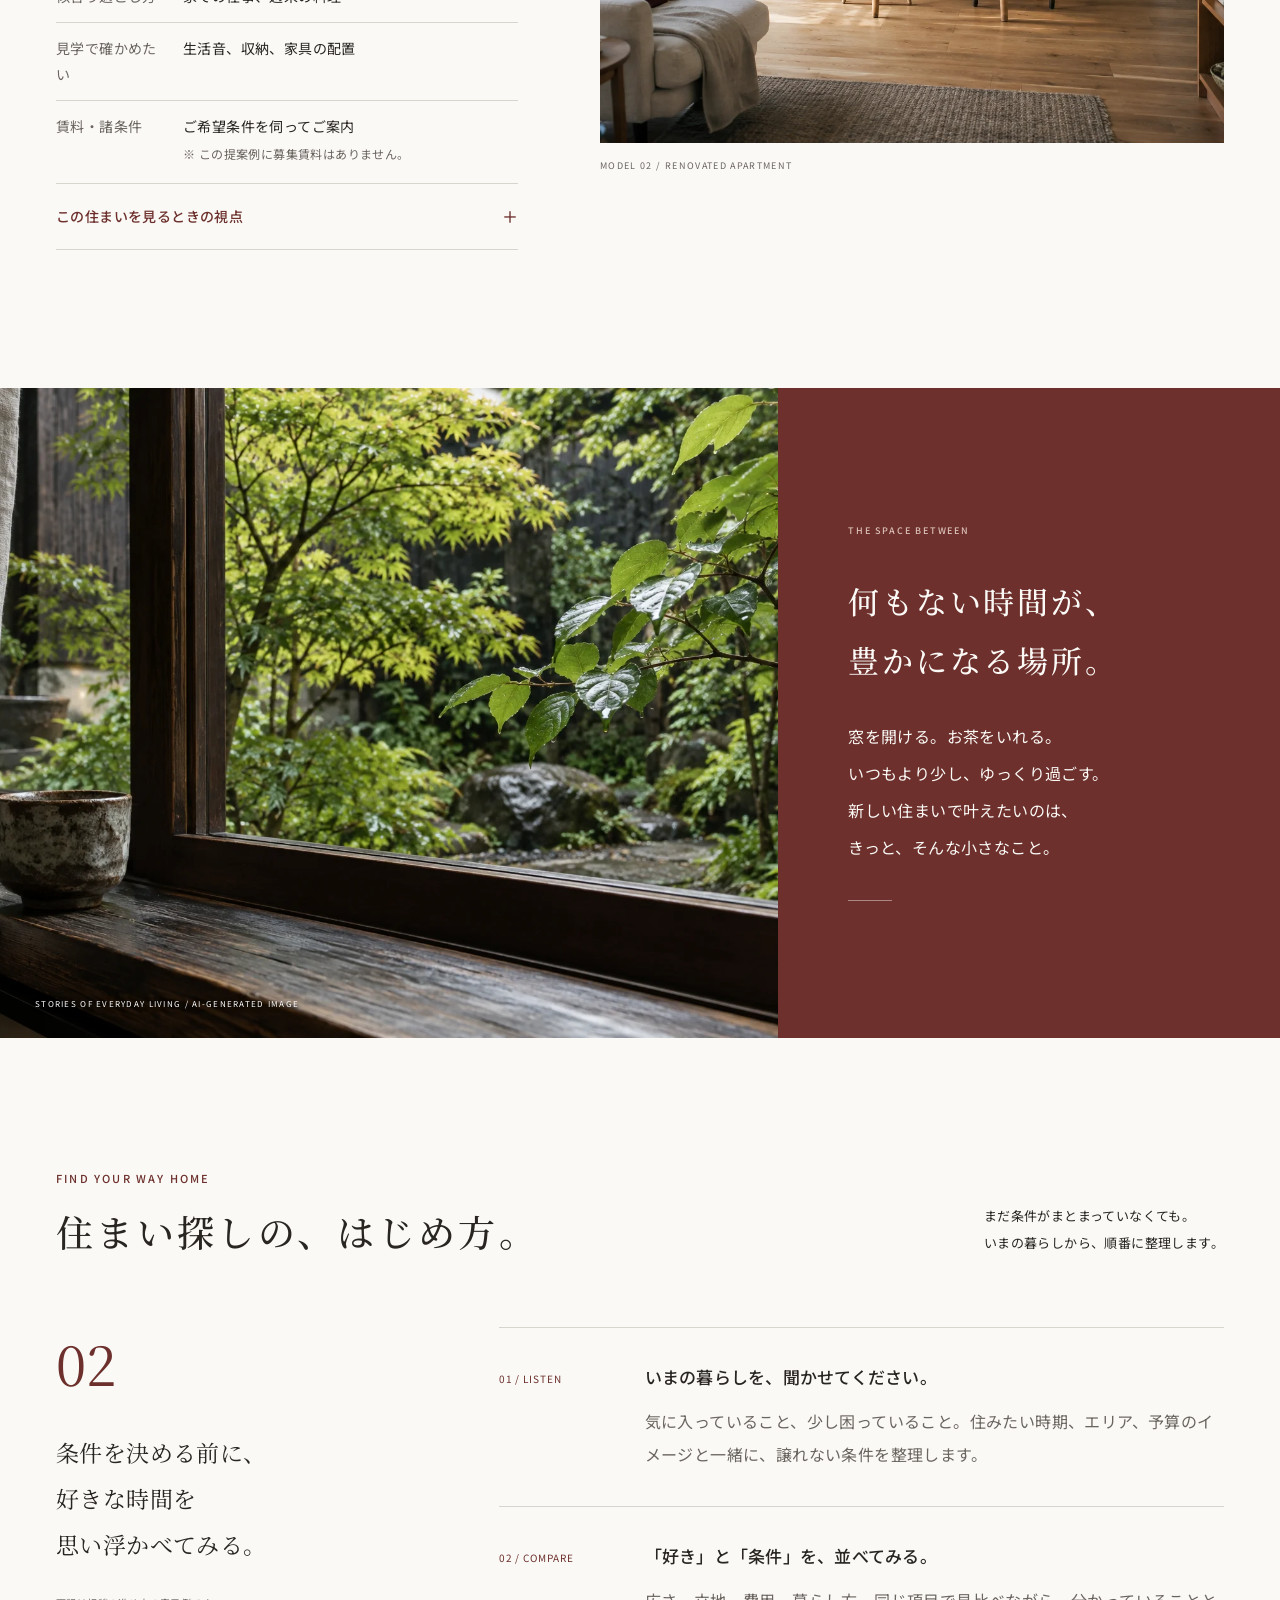
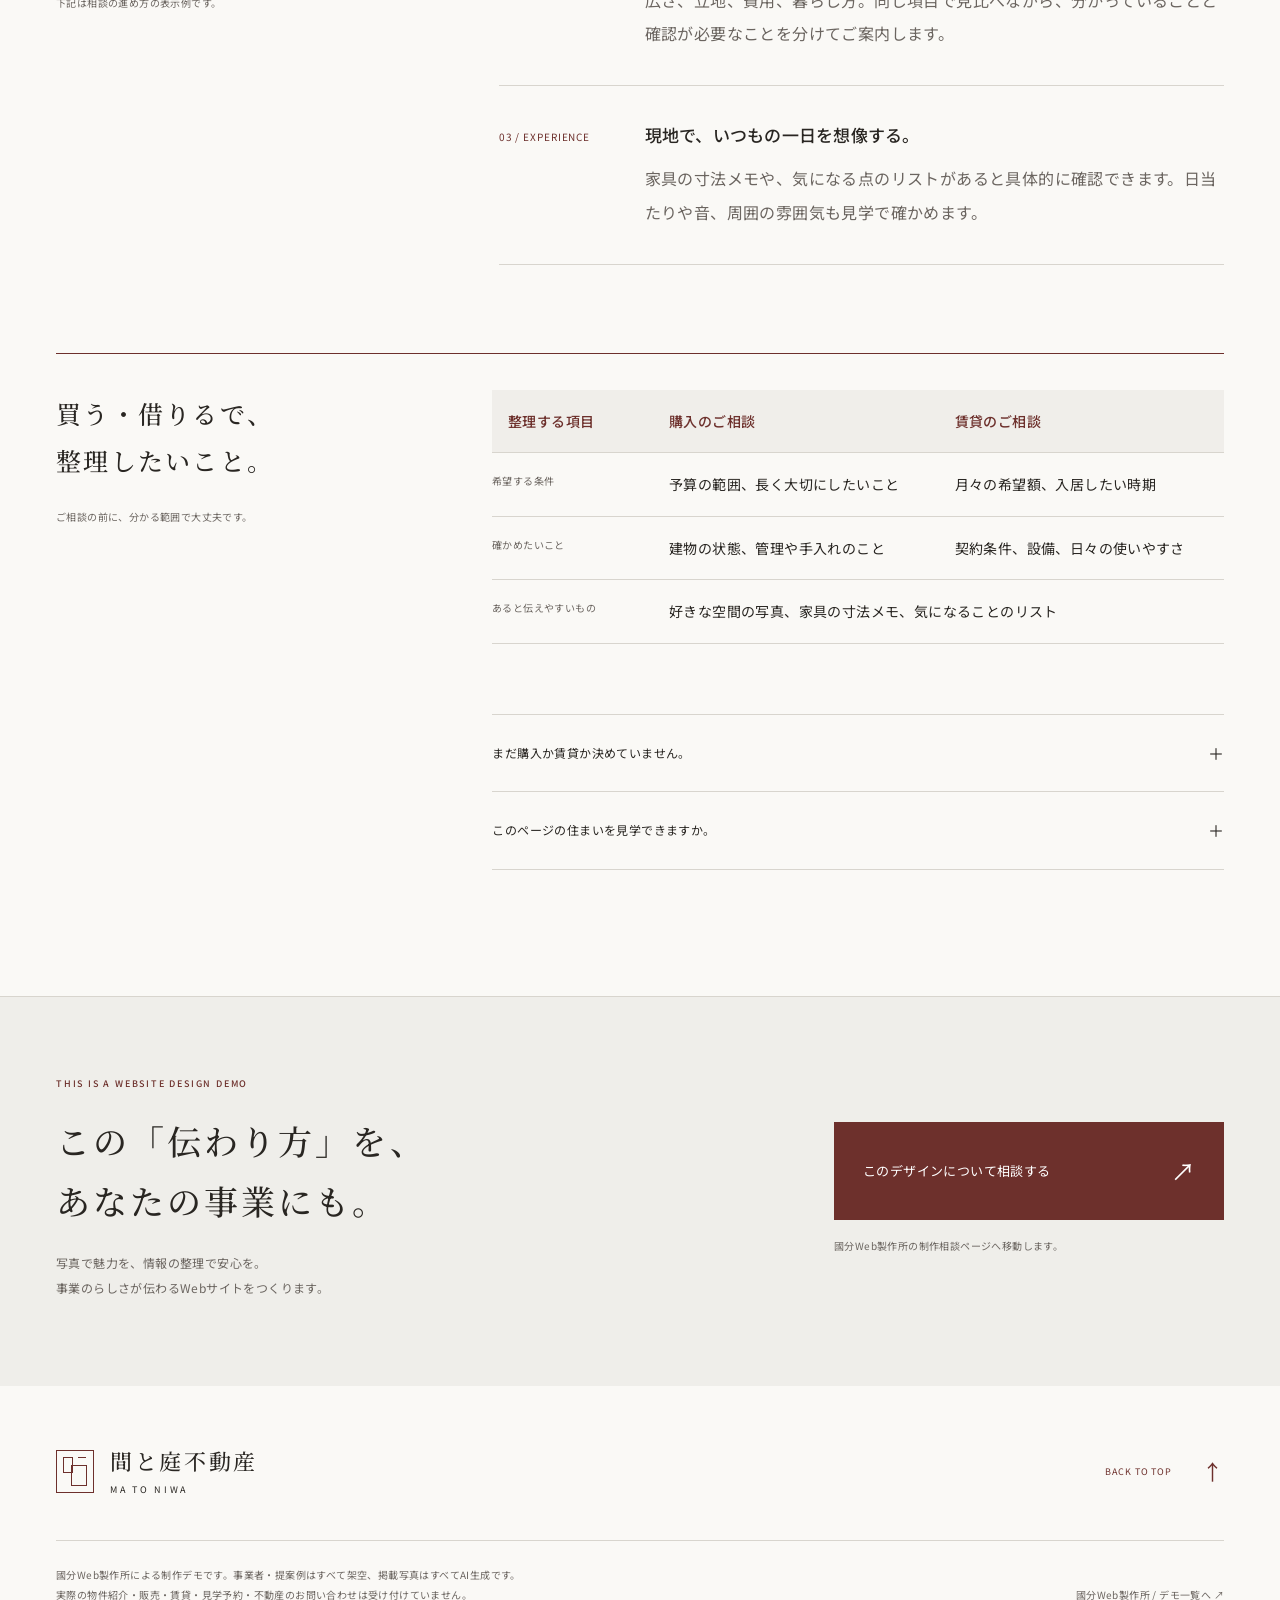
<file: demos/real-estate/index.html>
<!doctype html>
<html lang="ja">
<head>
  <meta charset="utf-8">
  <meta name="viewport" content="width=device-width, initial-scale=1">
  <meta name="robots" content="noindex,follow">
  <meta name="description" content="間と庭不動産は、架空の不動産会社を想定したWeb制作デモです。暮らしの視点で住まいを比較し、相談の流れを伝えるデザインをご覧いただけます。">
  <meta name="theme-color" content="#6d302c">
  <title>間と庭不動産 — 暮らしに、いい余白を。｜制作デモ</title>
  <link rel="icon" href="../../favicon.svg" type="image/svg+xml">
  <link rel="preconnect" href="https://fonts.googleapis.com">
  <link rel="preconnect" href="https://fonts.gstatic.com" crossorigin>
  <link href="https://fonts.googleapis.com/css2?family=Noto+Sans+JP:wght@400;500;600&family=Noto+Serif+JP:wght@400;500;600&display=swap" rel="stylesheet">
  <link rel="stylesheet" href="../demo.css">
  <link rel="stylesheet" href="style.css">
</head>
<body>
  <aside class="demo-notice" aria-label="制作デモの案内"><a href="../../index.html#demos">國分Web製作所 / デモ一覧</a><span>架空の事業者を想定した制作デモ</span><a href="../../contact.html?demo=real-estate">このデザインについて相談</a></aside>
  <a class="skip-link" href="#main">本文へ移動</a>
  <header class="site-header">
    <a class="brand" href="#" aria-label="間と庭不動産 ページ先頭">
      <span class="brand-symbol" aria-hidden="true"><i></i></span>
      <span><span class="brand-ja">間と庭不動産</span><span class="brand-en">MA TO NIWA</span></span>
    </a>
    <nav class="main-nav" aria-label="メインメニュー">
      <a href="#concept">私たちの視点</a>
      <a href="#homes">住まいの提案例</a>
      <a href="#guide">相談の進め方<span aria-hidden="true"> ↗</span></a>
    </nav>
  </header>

  <main id="main">
    <section class="hero" aria-labelledby="hero-heading">
      <div class="hero-heading page-width">
        <div><p class="eyebrow">A LITTLE SPACE, A BETTER EVERYDAY.</p><h1 id="hero-heading">暮らしに、<br>いい余白を。</h1></div>
        <div class="hero-intro"><span class="small-rule" aria-hidden="true"></span><p>光の入り方。窓から見える緑。<br>何もしない時間が、好きになる場所。<br>そんな住まいを、一緒に考える。</p><a class="text-link" href="#homes">住まいの提案例を見る <span aria-hidden="true">↓</span></a></div>
      </div>
      <figure class="hero-figure">
        <img src="images/hero.webp" width="1536" height="1024" alt="木の床のリビングと、開いた窓の向こうに続く緑の庭。AIで生成した架空の住宅。" fetchpriority="high">
        <div class="hero-image-label" aria-hidden="true">A HOME, WITH ROOM TO BREATHE.</div>
        <figcaption><span>窓の向こうまで、暮らしの一部に。</span><span class="image-credit">FICTIONAL HOME / AI-GENERATED IMAGE</span></figcaption>
      </figure>
    </section>

    <section class="concept page-width section-space" id="concept" aria-labelledby="concept-heading">
      <div class="section-index"><span>01</span><p>OUR POINT OF VIEW<br>私たちの視点</p></div>
      <div class="concept-body"><h2 id="concept-heading">広さだけでは、<br>見えてこないこと。</h2><div class="concept-copy"><p>朝の光で目が覚める。<br>風を通して、ひと息つく。<br>家に帰ることが、少し楽しみになる。</p><p>間取りや立地と同じくらい、<br>そこで過ごす時間を大切にしたい。<br>「間と庭」は、そんな視点から<br>住まいの選び方を提案する不動産会社です。</p><p class="annotation">※ 架空の事業者を想定したコンセプトです。</p></div></div>
    </section>

    <section class="homes" id="homes" aria-labelledby="homes-heading">
      <div class="section-heading page-width"><div><p class="eyebrow">SELECTED HOME IDEAS</p><h2 id="homes-heading">住まいの提案例<span>（架空）</span></h2></div><p>どんな毎日を送りたいか。<br>暮らしのイメージから、住まいを見比べる。</p></div>
      <p class="sample-note page-width"><span>DEMO</span> 以下はデザインを紹介するための架空の提案例です。実在の募集物件ではありません。写真はすべてAI生成です。</p>

      <article class="home-row page-width" aria-labelledby="courtyard-heading">
        <figure class="home-image"><img src="images/courtyard.webp" width="1536" height="1024" alt="小さな中庭を囲む白い壁と木の建具の平屋。AIで生成した架空の住宅。" loading="lazy"><figcaption>MODEL 01 / COURTYARD HOUSE</figcaption></figure>
        <div class="home-information"><div class="home-topline"><span class="home-number">01</span><span class="home-category">戸建てを購入するなら</span></div><h3 id="courtyard-heading">庭を、もうひとつの<br>部屋にする。</h3><p class="home-lead">内と外をゆるやかにつなぐ、小さな平屋。<br>季節の移ろいを、いつもの席から。</p>
          <dl class="home-specs"><div><dt>空間のイメージ</dt><dd>中庭につながる平屋</dd></div><div><dt>似合う過ごし方</dt><dd>庭の手入れ、静かな読書</dd></div><div><dt>見学で確かめたい</dt><dd>日当たり、庭の管理、動線</dd></div><div><dt>価格・諸条件</dt><dd>ご希望条件を伺ってご案内<span>※ この提案例に販売価格はありません。</span></dd></div></dl>
          <details class="home-detail"><summary>この住まいを見るときの視点<span aria-hidden="true">＋</span></summary><p>リビングから庭へ出るときの段差、外からの視線、雨の日の使い方まで。写真では分からない部分を、実際の見学ではひとつずつ確認します。</p></details>
        </div>
      </article>

      <article class="home-row home-row-reverse page-width" aria-labelledby="apartment-heading">
        <figure class="home-image"><img src="images/apartment.webp" width="1536" height="1024" alt="オークの床と白い壁、観葉植物のある明るいマンションの室内。AIで生成した架空の住まい。" loading="lazy"><figcaption>MODEL 02 / RENOVATED APARTMENT</figcaption></figure>
        <div class="home-information"><div class="home-topline"><span class="home-number">02</span><span class="home-category">マンションを借りるなら</span></div><h3 id="apartment-heading">街の中に、<br>自分の静けさを。</h3><p class="home-lead">白い壁と木の床に、好きなものを少し。<br>身軽な暮らしにも、心地よい居場所を。</p>
          <dl class="home-specs"><div><dt>空間のイメージ</dt><dd>明るいリノベーション住戸</dd></div><div><dt>似合う過ごし方</dt><dd>家での仕事、週末の料理</dd></div><div><dt>見学で確かめたい</dt><dd>生活音、収納、家具の配置</dd></div><div><dt>賃料・諸条件</dt><dd>ご希望条件を伺ってご案内<span>※ この提案例に募集賃料はありません。</span></dd></div></dl>
          <details class="home-detail"><summary>この住まいを見るときの視点<span aria-hidden="true">＋</span></summary><p>窓を開けたときの周囲の音、手持ちの家具が収まる寸法、仕事をする場所の明るさ。気になる条件は、見学時に確認する項目として整理します。</p></details>
        </div>
      </article>
    </section>

    <section class="journal" aria-labelledby="journal-heading">
      <figure><img src="images/garden-story.webp" width="1536" height="1024" alt="木の窓辺に置かれた器と、雨上がりの緑の庭。AIで生成した架空の住まい。" loading="lazy"><figcaption>STORIES OF EVERYDAY LIVING / AI-GENERATED IMAGE</figcaption></figure>
      <div class="journal-text"><p class="eyebrow">THE SPACE BETWEEN</p><h2 id="journal-heading">何もない時間が、<br>豊かになる場所。</h2><p>窓を開ける。お茶をいれる。<br>いつもより少し、ゆっくり過ごす。<br>新しい住まいで叶えたいのは、<br>きっと、そんな小さなこと。</p><span class="journal-line" aria-hidden="true"></span></div>
    </section>

    <section class="guide page-width section-space" id="guide" aria-labelledby="guide-heading">
      <div class="section-heading"><div><p class="eyebrow">FIND YOUR WAY HOME</p><h2 id="guide-heading">住まい探しの、はじめ方。</h2></div><p>まだ条件がまとまっていなくても。<br>いまの暮らしから、順番に整理します。</p></div>
      <div class="guide-layout"><div class="guide-aside"><span class="section-no">02</span><p>条件を決める前に、<br>好きな時間を<br>思い浮かべてみる。</p><span class="annotation">下記は相談の進め方の表示例です。</span></div><ol class="steps"><li><span class="step-no">01 / LISTEN</span><div><h3>いまの暮らしを、聞かせてください。</h3><p>気に入っていること、少し困っていること。住みたい時期、エリア、予算のイメージと一緒に、譲れない条件を整理します。</p></div></li><li><span class="step-no">02 / COMPARE</span><div><h3>「好き」と「条件」を、並べてみる。</h3><p>広さ、立地、費用、暮らし方。同じ項目で見比べながら、分かっていることと確認が必要なことを分けてご案内します。</p></div></li><li><span class="step-no">03 / EXPERIENCE</span><div><h3>現地で、いつもの一日を想像する。</h3><p>家具の寸法メモや、気になる点のリストがあると具体的に確認できます。日当たりや音、周囲の雰囲気も見学で確かめます。</p></div></li></ol></div>

      <div class="comparison"><div class="comparison-heading"><h3>買う・借りるで、<br>整理したいこと。</h3><p>ご相談の前に、分かる範囲で大丈夫です。</p></div><p class="comparison-hint">比較表は左右にスクロールできます。</p><div class="comparison-scroll" tabindex="0" role="region" aria-label="購入と賃貸の相談準備の比較表。小さい画面では横にスクロールできます。"><table><caption class="visually-hidden">購入と賃貸で事前に整理する項目の例</caption><thead><tr><th scope="col">整理する項目</th><th scope="col">購入のご相談</th><th scope="col">賃貸のご相談</th></tr></thead><tbody><tr><th scope="row">希望する条件</th><td>予算の範囲、長く大切にしたいこと</td><td>月々の希望額、入居したい時期</td></tr><tr><th scope="row">確かめたいこと</th><td>建物の状態、管理や手入れのこと</td><td>契約条件、設備、日々の使いやすさ</td></tr><tr><th scope="row">あると伝えやすいもの</th><td colspan="2">好きな空間の写真、家具の寸法メモ、気になることのリスト</td></tr></tbody></table></div></div>
      <div class="guide-faq"><details><summary>まだ購入か賃貸か決めていません。<span aria-hidden="true">＋</span></summary><p>相談の表示例として、住みたい期間やこれからの暮らし方から整理する流れを想定しています。このデモページでは実際の不動産相談は受け付けていません。</p></details><details><summary>このページの住まいを見学できますか。<span aria-hidden="true">＋</span></summary><p>掲載する事業者・住まいはすべて架空で、写真もAIで生成したイメージです。実際の販売・賃貸・見学の受け付けはありません。</p></details></div>
    </section>

    <section class="contact-section" id="contact" aria-labelledby="contact-heading"><div class="page-width contact-inner"><div><p class="eyebrow">THIS IS A WEBSITE DESIGN DEMO</p><h2 id="contact-heading">この「伝わり方」を、<br>あなたの事業にも。</h2><p>写真で魅力を、情報の整理で安心を。<br>事業のらしさが伝わるWebサイトをつくります。</p></div><div class="contact-action"><a href="../../contact.html?demo=real-estate">このデザインについて相談する<span aria-hidden="true">↗</span></a><span>國分Web製作所の制作相談ページへ移動します。</span></div></div></section>
  </main>

  <footer class="site-footer page-width"><div class="footer-top"><a class="brand footer-brand" href="#"><span class="brand-symbol" aria-hidden="true"><i></i></span><span><span class="brand-ja">間と庭不動産</span><span class="brand-en">MA TO NIWA</span></span></a><a class="back-top" href="#">BACK TO TOP <span aria-hidden="true">↑</span></a></div><div class="footer-bottom"><p>國分Web製作所による制作デモです。事業者・提案例はすべて架空、掲載写真はすべてAI生成です。<br>実際の物件紹介・販売・賃貸・見学予約・不動産のお問い合わせは受け付けていません。</p><a href="../../index.html#demos">國分Web製作所 / デモ一覧へ ↗</a></div></footer>
</body>
</html>
</file>
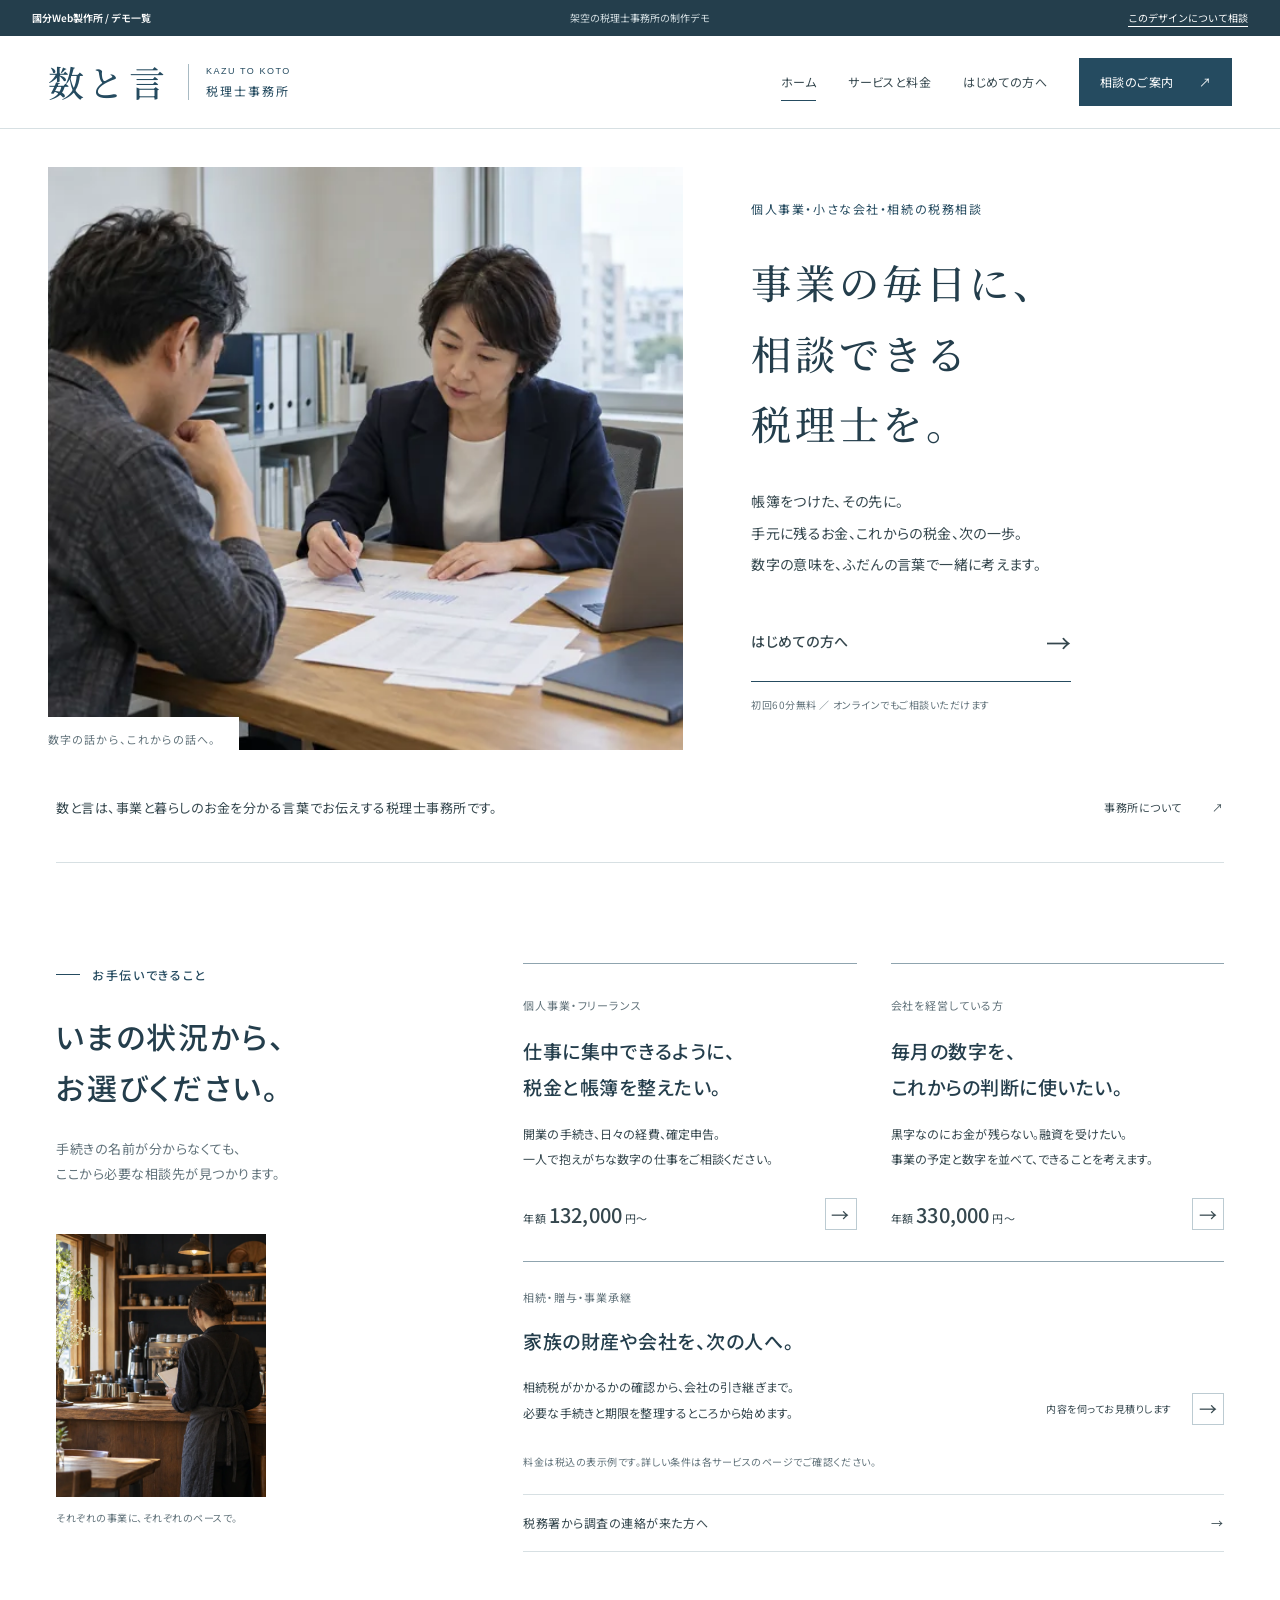
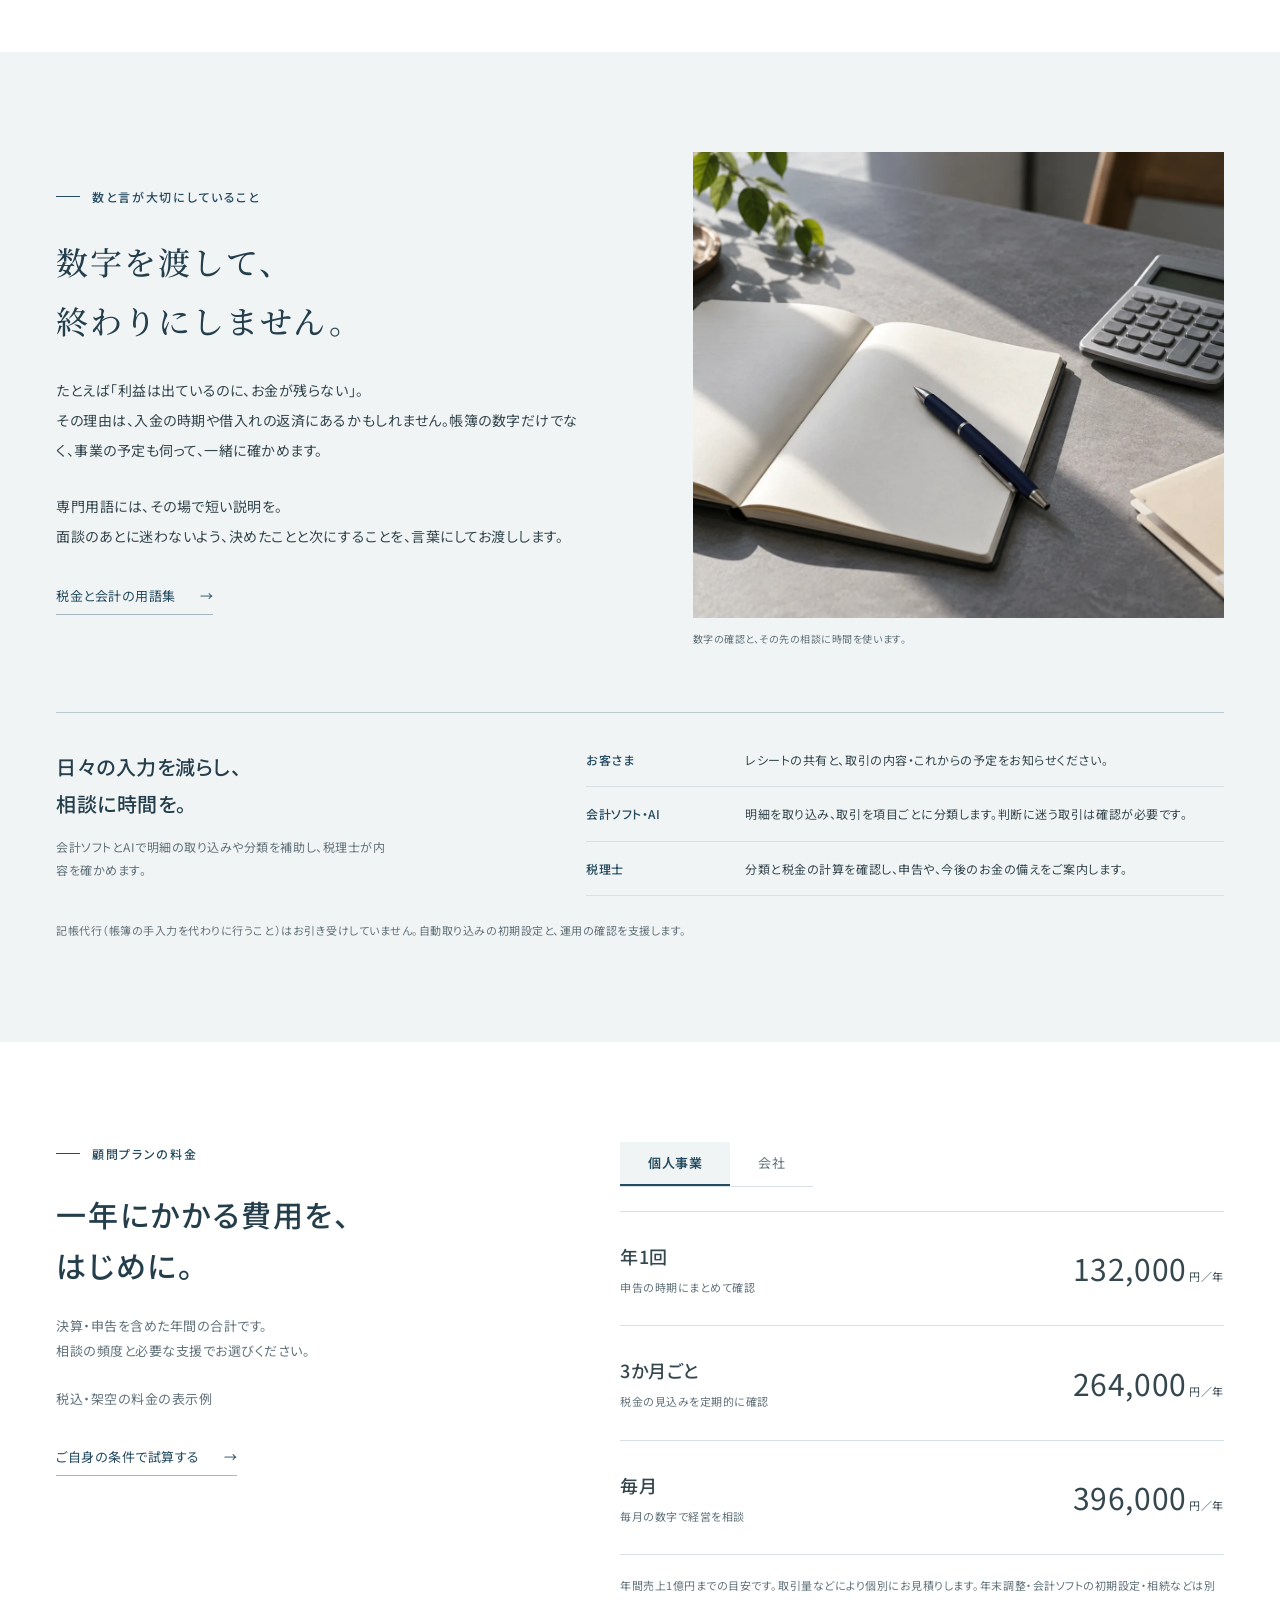
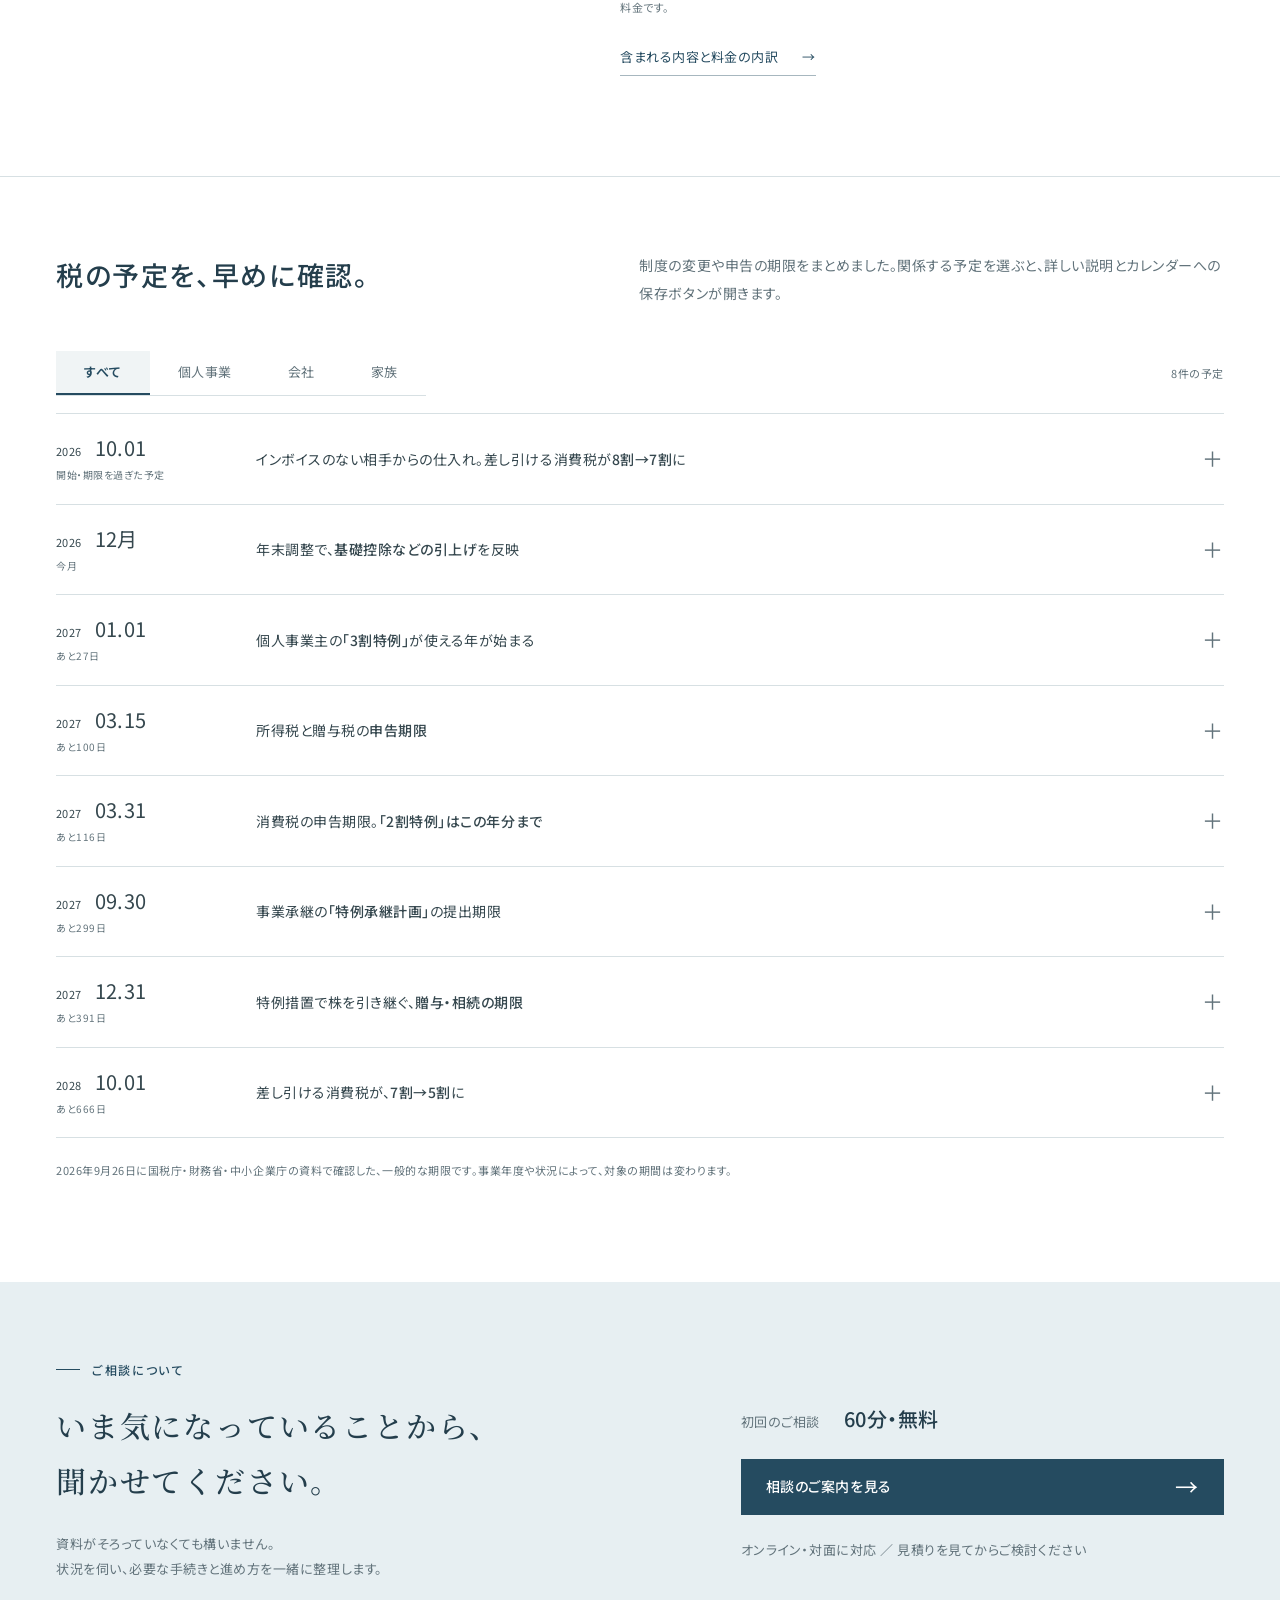
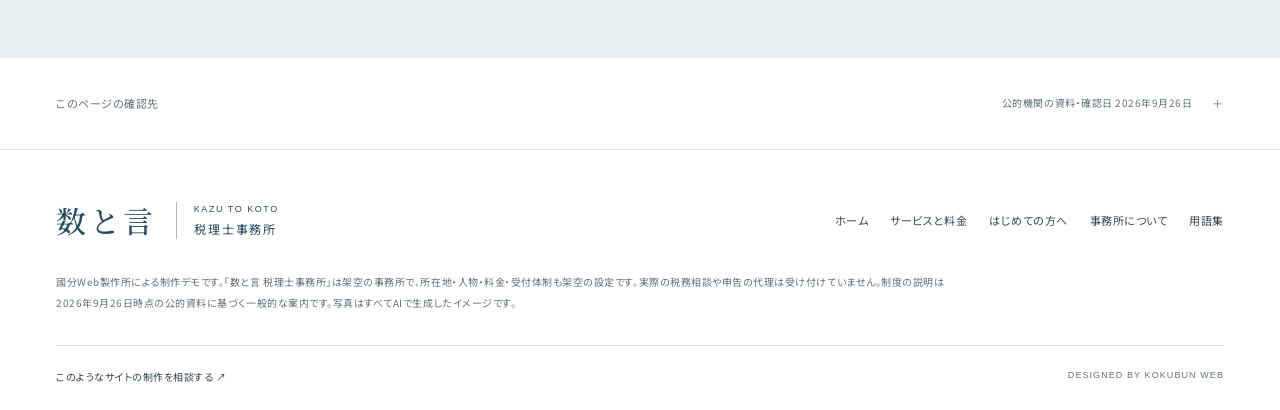
<file: demos/tax/index.html>
<!doctype html>
<html lang="ja">
<head>
<meta charset="utf-8">
<meta name="viewport" content="width=device-width, initial-scale=1">
<meta name="robots" content="noindex,follow">
<title>数と言 税理士事務所｜事業の毎日に、相談できる税理士を。（制作デモ）</title>
<meta name="description" content="個人事業と小さな会社の税務・会計、相続や事業承継の相談。数字の意味から次にすることまで、ふだんの言葉で一緒に整理する「数と言 税理士事務所」の制作デモです。">
<meta name="theme-color" content="#254b60">
<link rel="icon" type="image/svg+xml" href="../../favicon.svg?v=20260925.1">
<link rel="preconnect" href="https://fonts.googleapis.com">
<link rel="preconnect" href="https://fonts.gstatic.com" crossorigin>
<link href="https://fonts.googleapis.com/css2?family=Noto+Sans+JP:wght@400;500;600;700&amp;family=Noto+Serif+JP:wght@400;500;600&amp;display=swap" rel="stylesheet">
<link rel="stylesheet" href="../demo.css?v=20260925.1">
<link rel="stylesheet" href="style.css?v=20261007.2">
<script src="script.js?v=20261007.2" defer></script>
</head>
<body class="p-home">
<aside class="demo-notice" aria-label="制作デモの案内"><a href="../../index.html#demos">國分Web製作所 / デモ一覧</a><span>架空の税理士事務所の制作デモ</span><a href="../../contact.html?demo=tax">このデザインについて相談</a></aside><a class="skip" href="#main">本文へ移動</a>

<header class="hd" data-header><div class="hd-in">
<a class="logo" href="index.html" aria-label="数と言 税理士事務所 トップ"><span class="logo-name">数と言</span><span class="logo-detail"><span>KAZU TO KOTO</span><span>税理士事務所</span></span></a><nav class="gnav" aria-label="メインメニュー"><a href="index.html">ホーム</a><a href="services.html">サービスと料金</a><a href="consult.html">はじめての方へ</a><a class="gnav-cta" href="consult.html#reserve">相談のご案内 <span aria-hidden="true">↗</span></a></nav>
</div></header><main id="main"><section class="hero" aria-labelledby="hero-title">
  <figure class="hero-photo"><img src="images/consultation-v3.webp" srcset="images/consultation-v3-768.webp 768w, images/consultation-v3.webp 1536w" sizes="(max-width: 760px) 100vw, 57vw" width="1536" height="1024" fetchpriority="high" alt="資料を一緒に確かめながら、事業主の話を聞く税理士。架空の相談風景。"><figcaption>数字の話から、これからの話へ。</figcaption></figure>
  <div class="hero-text">
<p class="hero-label">個人事業・小さな会社・相続の税務相談</p>
<h1 id="hero-title">事業の毎日に、<br>相談できる<br>税理士を。</h1>
<p class="hero-lead">帳簿をつけた、その先に。<br>手元に残るお金、これからの税金、次の一歩。<br>数字の意味を、ふだんの言葉で一緒に考えます。</p>
<a class="hero-link" href="consult.html">はじめての方へ <span aria-hidden="true">→</span></a><p class="hero-note">初回60分無料 ／ オンラインでもご相談いただけます</p>
</div>
</section>
<div class="welcome-line wrap">
<p>数と言は、事業と暮らしのお金を<br class="mobile-only">分かる言葉でお伝えする税理士事務所です。</p>
<a href="consult.html#office">事務所について <span aria-hidden="true">↗</span></a>
</div>
<section class="sec situations" id="situations" aria-labelledby="sits-title"><div class="wrap situations-grid">
<div class="situations-intro">
<p class="eyebrow">お手伝いできること</p>
<h2 id="sits-title">いまの状況から、<br>お選びください。</h2>
<p>手続きの名前が分からなくても、<br>ここから必要な相談先が見つかります。</p>
<figure class="business-photo"><img src="images/business.webp" width="1086" height="1448" loading="lazy" alt="開店前の店内で準備をする、小さなカフェの店主。生成イメージ。"><figcaption>それぞれの事業に、それぞれのペースで。</figcaption></figure>
</div>
<div class="service-directory">
<a class="service-entry" href="services.html#sole"><span class="entry-label">個人事業・フリーランス</span><h3>仕事に集中できるように、<br>税金と帳簿を整えたい。</h3>
<p>開業の手続き、日々の経費、確定申告。<br>一人で抱えがちな数字の仕事をご相談ください。</p>
<span class="entry-bottom"><span>年額 <b>132,000</b> 円〜</span><span class="entry-arrow" aria-hidden="true">→</span></span></a><a class="service-entry" href="services.html#corp"><span class="entry-label">会社を経営している方</span><h3>毎月の数字を、<br>これからの判断に使いたい。</h3>
<p>黒字なのにお金が残らない。融資を受けたい。<br>事業の予定と数字を並べて、できることを考えます。</p>
<span class="entry-bottom"><span>年額 <b>330,000</b> 円〜</span><span class="entry-arrow" aria-hidden="true">→</span></span></a><a class="service-entry entry-family" href="services.html#legacy"><span class="entry-label">相続・贈与・事業承継</span><h3>家族の財産や会社を、次の人へ。</h3>
<p>相続税がかかるかの確認から、会社の引き継ぎまで。<br>必要な手続きと期限を整理するところから始めます。</p>
<span class="entry-bottom"><span>内容を伺ってお見積りします</span><span class="entry-arrow" aria-hidden="true">→</span></span></a><p class="directory-note">料金は税込の表示例です。詳しい条件は各サービスのページでご確認ください。</p>
<a class="urgent" href="services.html#audit"><span>税務署から調査の連絡が来た方へ</span><span aria-hidden="true">→</span></a>
</div>
</div></section>
<section class="sec approach" id="shift" aria-labelledby="approach-title"><div class="wrap">
<div class="approach-grid">
<div class="approach-copy">
<p class="eyebrow">数と言が大切にしていること</p>
<h2 id="approach-title">数字を渡して、<br>終わりにしません。</h2>
<p>たとえば「利益は出ているのに、お金が残らない」。<br>その理由は、入金の時期や借入れの返済にあるかもしれません。帳簿の数字だけでなく、事業の予定も伺って、一緒に確かめます。</p>
<p>専門用語には、その場で短い説明を。<br>面談のあとに迷わないよう、決めたことと次にすることを、言葉にしてお渡しします。</p>
<a class="link-arrow" href="consult.html#glossary">税金と会計の用語集 <span aria-hidden="true">→</span></a>
</div>
<figure class="approach-photo"><img src="images/desk.webp" width="1536" height="1024" loading="lazy" alt="ノートと電卓を広げた相談用の机。生成イメージ。"><figcaption>数字の確認と、その先の相談に時間を使います。</figcaption></figure>
</div>
<div class="responsibility">
<div>
<h3>日々の入力を減らし、<br>相談に時間を。</h3>
<p>会計ソフトとAIで明細の取り込みや分類を補助し、税理士が内容を確かめます。</p>
</div>
<dl>
<div>
<dt>お客さま</dt>
<dd>レシートの共有と、取引の内容・これからの予定をお知らせください。</dd>
</div>
<div>
<dt>会計ソフト・AI</dt>
<dd>明細を取り込み、取引を項目ごとに分類します。判断に迷う取引は確認が必要です。</dd>
</div>
<div>
<dt>税理士</dt>
<dd>分類と税金の計算を確認し、申告や、今後のお金の備えをご案内します。</dd>
</div>
</dl>
</div>
<p class="approach-note"><dfn>記帳代行</dfn>（帳簿の手入力を代わりに行うこと）はお引き受けしていません。自動取り込みの初期設定と、運用の確認を支援します。</p>
</div></section>
<section class="sec price" id="price" aria-labelledby="price-title" data-price><div class="wrap price-layout">
<header><p class="eyebrow">顧問プランの料金</p>
<h2 id="price-title">一年にかかる費用を、<br>はじめに。</h2>
<p>決算・申告を含めた年間の合計です。<br>相談の頻度と必要な支援でお選びください。</p>
<p class="price-caption">税込・架空の料金の表示例</p>
<a class="link-arrow" href="services.html#estimate">ご自身の条件で試算する <span aria-hidden="true">→</span></a></header><div>
<div class="seg" role="group" aria-label="事業の形を選ぶ">
<button type="button" data-entity="sole" aria-pressed="true">個人事業</button><button type="button" data-entity="corp" aria-pressed="false">会社</button>
</div>
<dl class="price-list">
<div>
<dt>
<b>年1回</b><span>申告の時期にまとめて確認</span>
</dt>
<dd>
<b data-amount data-sole="132000" data-corp="330000">132,000</b> 円／年</dd>
</div>
<div>
<dt>
<b>3か月ごと</b><span>税金の見込みを定期的に確認</span>
</dt>
<dd>
<b data-amount data-sole="264000" data-corp="561000">264,000</b> 円／年</dd>
</div>
<div>
<dt>
<b>毎月</b><span>毎月の数字で経営を相談</span>
</dt>
<dd>
<b data-amount data-sole="396000" data-corp="825000">396,000</b> 円／年</dd>
</div>
</dl>
<p class="price-foot">年間売上1億円までの目安です。取引量などにより個別にお見積りします。年末調整・会計ソフトの初期設定・相続などは別料金です。</p>
<a class="link-arrow" href="services.html#plans">含まれる内容と料金の内訳 <span aria-hidden="true">→</span></a>
</div>
</div></section>
<section class="sec agenda" id="agenda" aria-labelledby="agenda-title" data-agenda>
    <div class="wrap">
      <header class="sec-head">
        <h2 id="agenda-title" class="sec-title">税の予定を、早めに確認。</h2>
        <p class="sec-lead">制度の変更や申告の期限をまとめました。関係する予定を選ぶと、詳しい説明とカレンダーへの保存ボタンが開きます。</p>
      </header>
      <div class="agenda-bar">
        <div class="seg" role="group" aria-label="表示する予定を選ぶ">
<button type="button" data-filter="all" aria-pressed="true">すべて</button><button type="button" data-filter="biz" aria-pressed="false">個人事業</button><button type="button" data-filter="corp" aria-pressed="false">会社</button><button type="button" data-filter="family" aria-pressed="false">家族</button>
</div>
        <p class="agenda-status" aria-live="polite" data-agenda-status>8件の予定</p>
        </div>
    </div>
    <div class="wrap agenda-list-wrap">
      <ol class="rail-list" role="list">
        <li class="stop" data-date="2026-10-01" data-tags="biz corp">
          <details class="agenda-item"><summary><span class="stop-date"><time datetime="2026-10-01"><small>2026</small>10.01</time><span class="stop-left" data-left></span></span>
          <span class="agenda-title">インボイスのない相手からの仕入れ。差し引ける消費税が<em>8割→7割</em>に</span>
          <span class="agenda-plus" aria-hidden="true">＋</span></summary><div class="agenda-detail">
<p class="stop-tags"><span>個人事業</span><span>会社</span></p>
          <p>免税の取引先への支払いが多いほど、納める消費税が増えます。取引先ごとに影響額を出せます。</p>
          <p class="stop-gloss"><dfn>インボイス</dfn>：登録番号や税額を書いた請求書。<dfn>免税事業者</dfn>：消費税を納めていない事業者で、インボイスを出せません。</p>
          <button type="button" class="ics" data-ics-date="20261001" data-ics-title="インボイス経過措置：差し引ける割合が8割→7割に" data-ics-desc="免税の取引先からの仕入れについて、控除できる消費税が70%に。数と言 税理士事務所（制作デモ）">カレンダーに入れる</button>
        </div></details>
</li>
        <li class="stop" data-date="2026-12-01" data-precision="month" data-tags="biz corp">
          <details class="agenda-item"><summary><span class="stop-date"><time datetime="2026-12"><small>2026</small>12月</time><span class="stop-left" data-left></span></span>
          <span class="agenda-title">年末調整で、<em>基礎控除などの引上げ</em>を反映</span>
          <span class="agenda-plus" aria-hidden="true">＋</span></summary><div class="agenda-detail">
<p class="stop-tags"><span>会社</span><span>人を雇う個人事業</span></p>
          <p>給与を払う会社・事業主は、12月の年末調整から新しい控除額で計算します。11月までの給与は変わりません。</p>
          <p class="stop-gloss"><dfn>年末調整</dfn>：従業員の1年分の所得税を、12月に精算する手続き。<dfn>基礎控除</dfn>：所得から差し引ける、誰にでもある控除。</p>
          <button type="button" class="ics" data-ics-date="20261201" data-ics-title="年末調整：基礎控除などの引上げを反映" data-ics-desc="12月の年末調整から新しい控除額で計算。数と言 税理士事務所（制作デモ）">カレンダーに入れる</button>
        </div></details>
</li>
        <li class="stop" data-date="2027-01-01" data-tags="biz">
          <details class="agenda-item"><summary><span class="stop-date"><time datetime="2027-01-01"><small>2027</small>01.01</time><span class="stop-left" data-left></span></span>
          <span class="agenda-title">個人事業主の<em>「3割特例」</em>が使える年が始まる</span>
          <span class="agenda-plus" aria-hidden="true">＋</span></summary><div class="agenda-detail">
<p class="stop-tags"><span>個人事業</span></p>
          <p>2027年分と2028年分の消費税は、条件を満たせば売上の税の3割を納める計算を選べます。</p>
          <p class="stop-gloss"><dfn>3割特例</dfn>：2年前の売上が1,000万円以下などの条件を満たす、インボイス登録済みの個人事業主の計算方法。</p>
          <button type="button" class="ics" data-ics-date="20270101" data-ics-title="個人事業主の3割特例：対象の年が始まる" data-ics-desc="2027年分・2028年分の消費税。簡易課税と比べて選ぶ。数と言 税理士事務所（制作デモ）">カレンダーに入れる</button>
        </div></details>
</li>
        <li class="stop" data-date="2027-03-15" data-tags="biz family">
          <details class="agenda-item"><summary><span class="stop-date"><time datetime="2027-03-15"><small>2027</small>03.15</time><span class="stop-left" data-left></span></span>
          <span class="agenda-title">所得税と贈与税の<em>申告期限</em>
</span>
          <span class="agenda-plus" aria-hidden="true">＋</span></summary><div class="agenda-detail">
<p class="stop-tags"><span>個人事業</span><span>家族</span></p>
          <p>2026年分の所得税の確定申告は2月16日から。家族などから財産をもらった人の贈与税の申告も、この日までです。</p>
          <p class="stop-gloss"><dfn>確定申告</dfn>：1年分の所得と税金を計算して、税務署に申告すること。<dfn>贈与税</dfn>：個人から財産をもらったときにかかる税金。</p>
          <button type="button" class="ics" data-ics-date="20270315" data-ics-title="所得税・贈与税の申告期限" data-ics-desc="2026年分の所得税の確定申告（2月16日から）と、贈与税の申告の期限。数と言 税理士事務所（制作デモ）">カレンダーに入れる</button>
        </div></details>
</li>
        <li class="stop" data-date="2027-03-31" data-tags="biz">
          <details class="agenda-item"><summary><span class="stop-date"><time datetime="2027-03-31"><small>2027</small>03.31</time><span class="stop-left" data-left></span></span>
          <span class="agenda-title">消費税の申告期限。<em>「2割特例」はこの年分まで</em>
</span>
          <span class="agenda-plus" aria-hidden="true">＋</span></summary><div class="agenda-detail">
<p class="stop-tags"><span>個人事業</span></p>
          <p>個人事業主が2026年分の消費税を申告・納付する期限。2割特例を使えるのは、この申告が最後です。</p>
          <p class="stop-gloss"><dfn>2割特例</dfn>：インボイス登録をきっかけに消費税を納め始めた事業者が、売上の税の2割を納めればよい特例。</p>
          <button type="button" class="ics" data-ics-date="20270331" data-ics-title="個人事業主の消費税の申告期限（2割特例の最後の年分）" data-ics-desc="2026年分の消費税の申告・納付の期限。数と言 税理士事務所（制作デモ）">カレンダーに入れる</button>
        </div></details>
</li>
        <li class="stop" data-date="2027-09-30" data-tags="corp family">
          <details class="agenda-item"><summary><span class="stop-date"><time datetime="2027-09-30"><small>2027</small>09.30</time><span class="stop-left" data-left></span></span>
          <span class="agenda-title">事業承継の<em>「特例承継計画」</em>の提出期限</span>
          <span class="agenda-plus" aria-hidden="true">＋</span></summary><div class="agenda-detail">
<p class="stop-tags"><span>会社</span><span>家族</span></p>
          <p>会社の株を後継ぎに渡すときの税の猶予（特例措置）を使うには、この日までに都道府県へ計画を出します。</p>
          <p class="stop-gloss"><dfn>特例承継計画</dfn>：誰に、いつ、どう引き継ぐかを書いた計画。国が認定した支援機関の助言を受けて作ります。</p>
          <button type="button" class="ics" data-ics-date="20270930" data-ics-title="特例承継計画の提出期限" data-ics-desc="法人版事業承継税制（特例措置）の計画を都道府県へ提出する期限。数と言 税理士事務所（制作デモ）">カレンダーに入れる</button>
        </div></details>
</li>
        <li class="stop" data-date="2027-12-31" data-tags="corp family">
          <details class="agenda-item"><summary><span class="stop-date"><time datetime="2027-12-31"><small>2027</small>12.31</time><span class="stop-left" data-left></span></span>
          <span class="agenda-title">特例措置で株を引き継ぐ、<em>贈与・相続の期限</em>
</span>
          <span class="agenda-plus" aria-hidden="true">＋</span></summary><div class="agenda-detail">
<p class="stop-tags"><span>会社</span><span>家族</span></p>
          <p>計画の提出期限は延びましたが、特例措置の対象になる贈与・相続の期限は変わっていません。</p>
          <p class="stop-gloss"><dfn>特例措置</dfn>：事業承継の税の猶予のうち、対象を広げた期間限定の仕組み。</p>
          <button type="button" class="ics" data-ics-date="20271231" data-ics-title="特例措置による株の贈与・相続の期限" data-ics-desc="法人版事業承継税制（特例措置）の対象となる贈与・相続の期限。数と言 税理士事務所（制作デモ）">カレンダーに入れる</button>
        </div></details>
</li>
        <li class="stop" data-date="2028-10-01" data-tags="biz corp">
          <details class="agenda-item"><summary><span class="stop-date"><time datetime="2028-10-01"><small>2028</small>10.01</time><span class="stop-left" data-left></span></span>
          <span class="agenda-title">差し引ける消費税が、<em>7割→5割</em>に</span>
          <span class="agenda-plus" aria-hidden="true">＋</span></summary><div class="agenda-detail">
<p class="stop-tags"><span>個人事業</span><span>会社</span></p>
          <p>インボイスのない相手からの仕入れで、差し引ける割合がさらに下がります。2030年10月からは3割、2031年10月からは0です。</p>
          <p class="stop-gloss"><dfn>仕入税額控除</dfn>：売上で預かった消費税から、仕入れで払った消費税を差し引くこと。</p>
          <button type="button" class="ics" data-ics-date="20281001" data-ics-title="インボイス経過措置：差し引ける割合が7割→5割に" data-ics-desc="免税の取引先からの仕入れについて、控除できる消費税が50%に。数と言 税理士事務所（制作デモ）">カレンダーに入れる</button>
        </div></details>
</li>
      </ol>
    </div>
    <div class="wrap">
      <p class="agenda-foot">2026年9月26日に国税庁・財務省・中小企業庁の資料で確認した、一般的な期限です。事業年度や状況によって、対象の期間は変わります。</p>
    </div>
  </section>


<section class="cta" aria-labelledby="cta-title"><div class="wrap cta-in">
<div>
<p class="eyebrow">ご相談について</p>
<h2 id="cta-title">いま気になっていることから、<br>聞かせてください。</h2>
<p>資料がそろっていなくても構いません。<br>状況を伺い、必要な手続きと進め方を一緒に整理します。</p>
</div>
<div class="cta-side">
<p class="cta-free">初回のご相談 <b>60分・無料</b></p>
<a class="btn btn-act" href="consult.html#reserve">相談のご案内を見る <span aria-hidden="true">→</span></a><p class="cta-note">オンライン・対面に対応 ／ 見積りを見てからご検討ください</p>
</div>
</div></section>
<section class="sources wrap" aria-labelledby="sources-title">
    <details>
      <summary id="sources-title">このページの確認先<span>公的機関の資料・確認日 2026年9月26日</span></summary>
      <ul>
        <li><a href="https://www.nta.go.jp/taxes/shiraberu/zeimokubetsu/shohi/keigenzeiritsu/invoice-review/index.htm" target="_blank" rel="noopener noreferrer">国税庁：令和8年度税制改正特集（インボイス制度） ↗</a></li>
        <li><a href="https://www.nta.go.jp/users/gensen/2026kiso/index.htm" target="_blank" rel="noopener noreferrer">国税庁：令和8年度税制改正による所得税の基礎控除の引上げ等について ↗</a></li>
        <li><a href="https://www.chusho.meti.go.jp/zaimu/shoukei/shoukei_enkatsu_tokurei_yoshiki.html" target="_blank" rel="noopener noreferrer">中小企業庁：法人版事業承継税制（特例措置）の認定に関する申請手続関係書類 ↗</a></li>
        <li><a href="https://www.nta.go.jp/taxes/nozei/nofu/24200042/noufu_kigen.htm" target="_blank" rel="noopener noreferrer">国税庁：主な国税の納期限 ↗</a></li>
        <li><a href="https://laws.e-gov.go.jp/law/326AC1000000237" target="_blank" rel="noopener noreferrer">e-Gov法令検索：税理士法 ↗</a></li>
      </ul>
    </details>
  </section>

</main>

<footer class="ft"><div class="wrap">
<div class="ft-top">
<a class="logo" href="index.html" aria-label="数と言 税理士事務所 トップ"><span class="logo-name">数と言</span><span class="logo-detail"><span>KAZU TO KOTO</span><span>税理士事務所</span></span></a><nav class="ft-nav" aria-label="フッターメニュー"><a href="index.html">ホーム</a><a href="services.html">サービスと料金</a><a href="consult.html">はじめての方へ</a><a href="consult.html#office">事務所について</a><a href="consult.html#glossary">用語集</a></nav>
</div>
<p class="ft-note">國分Web製作所による制作デモです。「数と言 税理士事務所」は架空の事務所で、所在地・人物・料金・受付体制も架空の設定です。実際の税務相談や申告の代理は受け付けていません。制度の説明は2026年9月26日時点の公的資料に基づく一般的な案内です。写真はすべてAIで生成したイメージです。</p>
<div class="ft-bottom">
<a href="../../contact.html?demo=tax">このようなサイトの制作を相談する ↗</a><span>DESIGNED BY KOKUBUN WEB</span>
</div>
</div></footer>
</body>
</html>
</file>
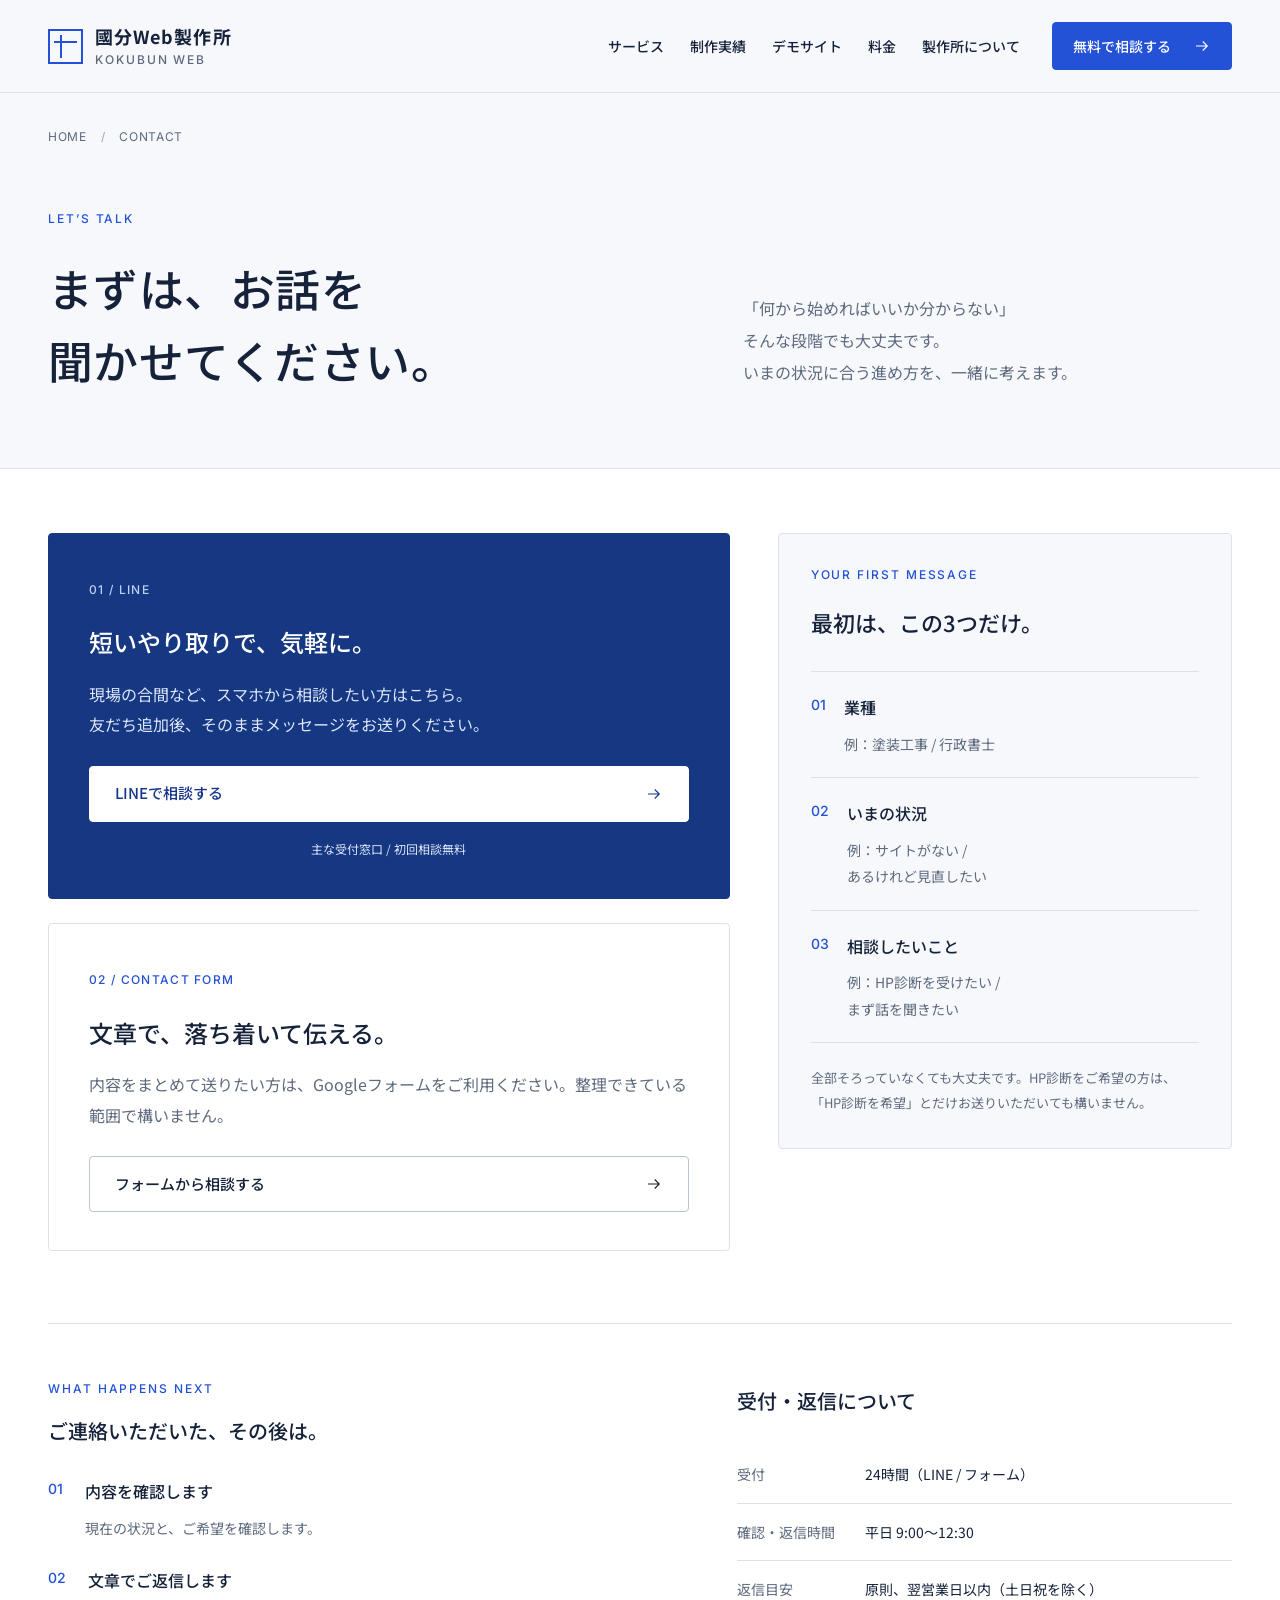
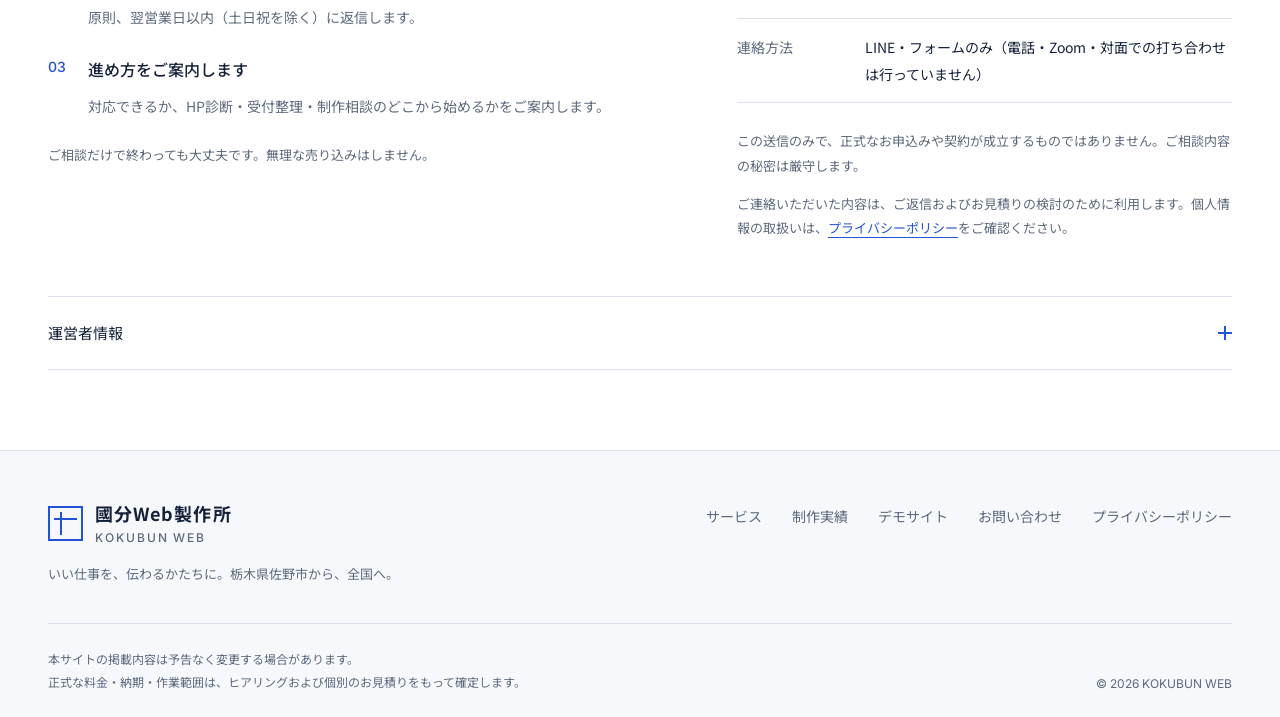
<file: contact.html>
<!doctype html>
<html lang="ja">
<head>
<meta charset="utf-8">
<meta name="viewport" content="width=device-width, initial-scale=1, viewport-fit=cover">
<meta name="format-detection" content="telephone=no">
<meta name="theme-color" content="#f6f8fc">
<title>お問い合わせ｜國分Web製作所</title>
<meta name="description" content="國分Web製作所へのお問い合わせページです。LINE公式アカウントを主受付、Googleフォームを補助受付としてご相談を受け付けています。">
<link rel="canonical" href="https://aile175.github.io/kokubun-web-site/contact.html">
<meta property="og:site_name" content="國分Web製作所">
<meta property="og:type" content="website">
<meta property="og:locale" content="ja_JP">
<meta property="og:title" content="お問い合わせ｜國分Web製作所">
<meta property="og:description" content="國分Web製作所へのお問い合わせページです。LINE公式アカウントを主受付、Googleフォームを補助受付としてご相談を受け付けています。">
<meta property="og:url" content="https://aile175.github.io/kokubun-web-site/contact.html">
<meta property="og:image" content="https://aile175.github.io/kokubun-web-site/assets/img/ogp-kokubun-web-v2.png">
<meta property="og:image:secure_url" content="https://aile175.github.io/kokubun-web-site/assets/img/ogp-kokubun-web-v2.png">
<meta property="og:image:type" content="image/png">
<meta property="og:image:width" content="1200">
<meta property="og:image:height" content="630">
<meta property="og:image:alt" content="國分Web製作所｜いい仕事を、伝わるかたちに。建設業・士業のホームページ制作・HP診断">
<meta name="note:card" content="summary_large_image">
<meta name="twitter:card" content="summary_large_image">
<meta name="twitter:title" content="お問い合わせ｜國分Web製作所">
<meta name="twitter:description" content="國分Web製作所へのお問い合わせページです。LINE公式アカウントを主受付、Googleフォームを補助受付としてご相談を受け付けています。">
<meta name="twitter:site" content="@aile175icl47249">
<meta name="twitter:image" content="https://aile175.github.io/kokubun-web-site/assets/img/ogp-kokubun-web-v2.png">
<meta name="twitter:image:alt" content="國分Web製作所｜いい仕事を、伝わるかたちに。建設業・士業のホームページ制作・HP診断">
<link rel="icon" type="image/png" href="favicon-96x96.png?v=20260925.1" sizes="96x96">
<link rel="icon" type="image/svg+xml" href="favicon.svg?v=20260925.1">
<link rel="shortcut icon" href="favicon.ico?v=20260925.1">
<link rel="apple-touch-icon" sizes="180x180" href="apple-touch-icon.png?v=20260925.1">
<link rel="manifest" href="site.webmanifest?v=20260925.1">
<link rel="preconnect" href="https://fonts.googleapis.com">
<link rel="preconnect" href="https://fonts.gstatic.com" crossorigin>
<link href="https://fonts.googleapis.com/css2?family=Noto+Sans+JP:wght@400;500;600;700&family=Inter:wght@400;500;600;700&display=swap" rel="stylesheet">

<link rel="stylesheet" href="assets/css/common.css?v=20260916.1">
<link rel="stylesheet" href="assets/css/pages.css?v=20260916.1">
<link rel="stylesheet" href="assets/css/demos.css?v=20260925.2">
</head>
<body>
<a class="skip-link" href="#main">本文へ移動</a>
<header class="site-header" id="siteHeader">
  <div class="wrap header-inner">
    <a href="index.html" class="brand" aria-label="國分Web製作所 トップへ"><span class="brand-symbol" aria-hidden="true"></span><span class="brand-wordmark"><span class="brand-mark">國分Web製作所</span><span class="brand-sub">KOKUBUN WEB</span></span></a>
    <nav class="desktop-nav" aria-label="メインナビゲーション"><a href="index.html#services">サービス</a><a href="index.html#works">制作実績</a><a href="index.html#demos">デモサイト</a><a href="index.html#price">料金</a><a href="index.html#about">製作所について</a></nav>
    <a href="contact.html" class="header-cta" aria-current="page">無料で相談する <svg class="arrow" viewBox="0 0 24 24" fill="none" stroke="currentColor" stroke-width="1.5" aria-hidden="true"><path d="M4 12h15M13 6l6 6-6 6"/></svg></a>
    <button class="menu-toggle" type="button" aria-label="メニューを開く" aria-expanded="false" aria-controls="mobileNav" hidden><span class="menu-icon" aria-hidden="true"></span></button>
  </div>
  <nav class="mobile-nav" id="mobileNav" aria-label="モバイルナビゲーション" hidden><a href="index.html#services">サービス</a><a href="index.html#works">制作実績</a><a href="index.html#demos">デモサイト</a><a href="index.html#price">料金</a><a href="index.html#flow">ご相談の流れ</a><a href="index.html#about">製作所について</a><a href="contact.html">お問い合わせ</a></nav>
</header>
<main id="main" class="subpage-main">
<section class="page-hero"><div class="wrap"><nav class="breadcrumb" aria-label="パンくず"><a href="index.html">HOME</a><span aria-hidden="true">/</span><span>CONTACT</span></nav><div class="page-heading-grid"><div><p class="section-kicker">LET’S TALK</p><h1>まずは、お話を<br>聞かせてください。</h1></div><p>「何から始めればいいか分からない」<br>そんな段階でも大丈夫です。<br>いまの状況に合う進め方を、一緒に考えます。</p></div></div></section>
<section class="contact-page-content"><div class="wrap"><aside class="demo-inquiry" id="demoInquiry" aria-labelledby="demoInquiryTitle" hidden><h2 id="demoInquiryTitle"></h2><p>下の相談文をコピーして、LINE・フォームでお送りいただけます。分かる範囲で書き添えてください。</p><div class="demo-inquiry-message" id="demoInquiryMessage"></div><div class="demo-inquiry-actions"><button type="button" id="copyDemoMessage">相談文をコピー</button><a id="demoInquiryBack" href="index.html#demos">見ていたデモに戻る</a></div><p class="demo-inquiry-status" id="demoInquiryStatus" role="status" aria-live="polite"></p></aside><div class="contact-page-grid"><div class="contact-channels"><article class="contact-channel primary-channel"><span class="channel-kicker">01 / LINE</span><h2>短いやり取りで、気軽に。</h2><p>現場の合間など、スマホから相談したい方はこちら。<br>友だち追加後、そのままメッセージをお送りください。</p><a class="btn btn-white" href="https://lin.ee/qzJWOPt">LINEで相談する <svg class="arrow" viewBox="0 0 24 24" fill="none" stroke="currentColor" stroke-width="1.5" aria-hidden="true"><path d="M4 12h15M13 6l6 6-6 6"/></svg></a><span class="channel-note">主な受付窓口 / 初回相談無料</span></article><article class="contact-channel"><span class="channel-kicker">02 / CONTACT FORM</span><h2>文章で、落ち着いて伝える。</h2><p>内容をまとめて送りたい方は、Googleフォームをご利用ください。整理できている範囲で構いません。</p><a class="btn btn-ghost" href="https://forms.gle/uVugUN9DErMQBZPXA">フォームから相談する <svg class="arrow" viewBox="0 0 24 24" fill="none" stroke="currentColor" stroke-width="1.5" aria-hidden="true"><path d="M4 12h15M13 6l6 6-6 6"/></svg></a></article></div><aside class="message-note" aria-labelledby="message-title"><p class="section-kicker">YOUR FIRST MESSAGE</p><h2 id="message-title">最初は、この3つだけ。</h2><ol><li><span>01</span><div><h3>業種</h3><p>例：塗装工事 / 行政書士</p></div></li><li><span>02</span><div><h3>いまの状況</h3><p>例：サイトがない /<br>あるけれど見直したい</p></div></li><li><span>03</span><div><h3>相談したいこと</h3><p>例：HP診断を受けたい /<br>まず話を聞きたい</p></div></li></ol><p class="message-note-bottom">全部そろっていなくても大丈夫です。HP診断をご希望の方は、「HP診断を希望」とだけお送りいただいても構いません。</p></aside></div>
<div class="contact-after"><div><p class="section-kicker">WHAT HAPPENS NEXT</p><h2>ご連絡いただいた、その後は。</h2><ol class="contact-steps"><li><span>01</span><div><h3>内容を確認します</h3><p>現在の状況と、ご希望を確認します。</p></div></li><li><span>02</span><div><h3>文章でご返信します</h3><p>原則、翌営業日以内（土日祝を除く）に返信します。</p></div></li><li><span>03</span><div><h3>進め方をご案内します</h3><p>対応できるか、HP診断・受付整理・制作相談のどこから始めるかをご案内します。</p></div></li></ol><p class="contact-after-note">ご相談だけで終わっても大丈夫です。無理な売り込みはしません。</p></div><div class="contact-information"><h2>受付・返信について</h2><div class="response-info reveal">
        <dl>
          <div class="info-row">
            <dt>受付</dt>
            <dd>24時間（LINE / フォーム）</dd>
          </div>
          <div class="info-row">
            <dt>確認・返信時間</dt>
            <dd>平日 9:00〜12:30</dd>
          </div>
          <div class="info-row">
            <dt>返信目安</dt>
            <dd>原則、翌営業日以内（土日祝を除く）</dd>
          </div>
          <div class="info-row">
            <dt>連絡方法</dt>
            <dd>LINE・フォームのみ（電話・Zoom・対面での打ち合わせは行っていません）</dd>
          </div>
        </dl>
      </div><p class="fine-print">この送信のみで、正式なお申込みや契約が成立するものではありません。ご相談内容の秘密は厳守します。</p><p class="fine-print">ご連絡いただいた内容は、ご返信およびお見積りの検討のために利用します。個人情報の取扱いは、<a href="privacy-policy.html">プライバシーポリシー</a>をご確認ください。</p></div></div>
<details class="operator-disclosure"><summary>運営者情報<span class="plus" aria-hidden="true"></span></summary><div class="operator-info reveal">
        <h3 class="operator-title">運営者情報</h3>
        <dl>
          <div class="info-row">
            <dt>屋号</dt>
            <dd>國分Web製作所</dd>
          </div>
          <div class="info-row">
            <dt>所在地</dt>
            <dd>栃木県佐野市（詳細住所はお問い合わせ時にご案内します）</dd>
          </div>
          <div class="info-row">
            <dt>連絡方法</dt>
            <dd>LINE公式アカウント（主受付）またはGoogleフォーム（補助受付）</dd>
          </div>
          <div class="info-row">
            <dt>確認・返信時間</dt>
            <dd>平日 9:00〜12:30</dd>
          </div>
          <div class="info-row">
            <dt>返信目安</dt>
            <dd>原則、翌営業日以内（土日祝を除く）</dd>
          </div>
        </dl>
      </div></details></div></section>
</main>
<footer class="site-footer"><div class="wrap"><div class="footer-top"><div><a href="index.html" class="brand" aria-label="國分Web製作所 トップへ"><span class="brand-symbol" aria-hidden="true"></span><span class="brand-wordmark"><span class="brand-mark">國分Web製作所</span><span class="brand-sub">KOKUBUN WEB</span></span></a><p class="footer-tagline">いい仕事を、伝わるかたちに。栃木県佐野市から、全国へ。</p></div><nav class="footer-nav" aria-label="フッターナビゲーション"><a href="index.html#services">サービス</a><a href="index.html#works">制作実績</a><a href="index.html#demos">デモサイト</a><a href="contact.html">お問い合わせ</a><a href="privacy-policy.html">プライバシーポリシー</a></nav></div><div class="footer-bottom"><p class="footer-legal">本サイトの掲載内容は予告なく変更する場合があります。<br>正式な料金・納期・作業範囲は、ヒアリングおよび個別のお見積りをもって確定します。</p><small class="footer-copy">© 2026 KOKUBUN WEB</small></div></div></footer>
<script src="assets/js/index.js?v=20260916.1" defer></script>
<script src="assets/js/contact-demo.js?v=20260926.1" defer></script>
</body>
</html>
</file>
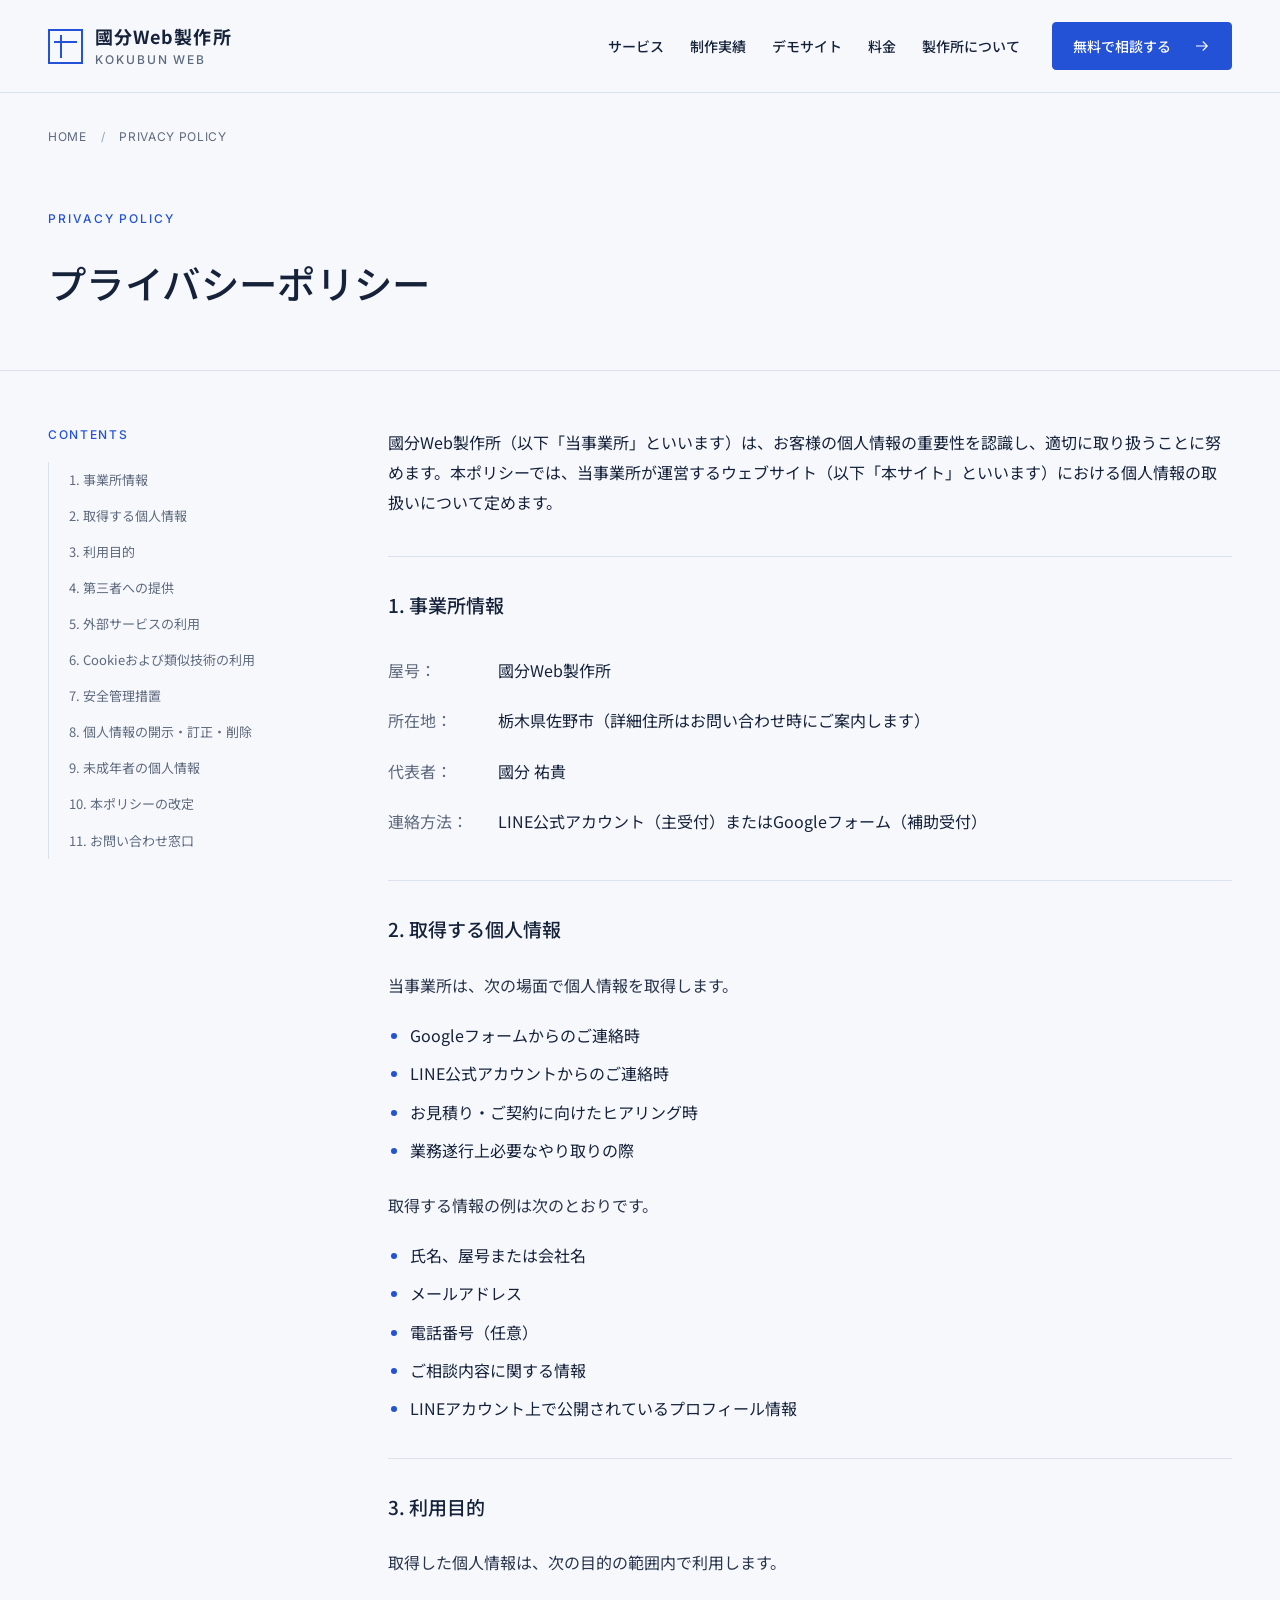
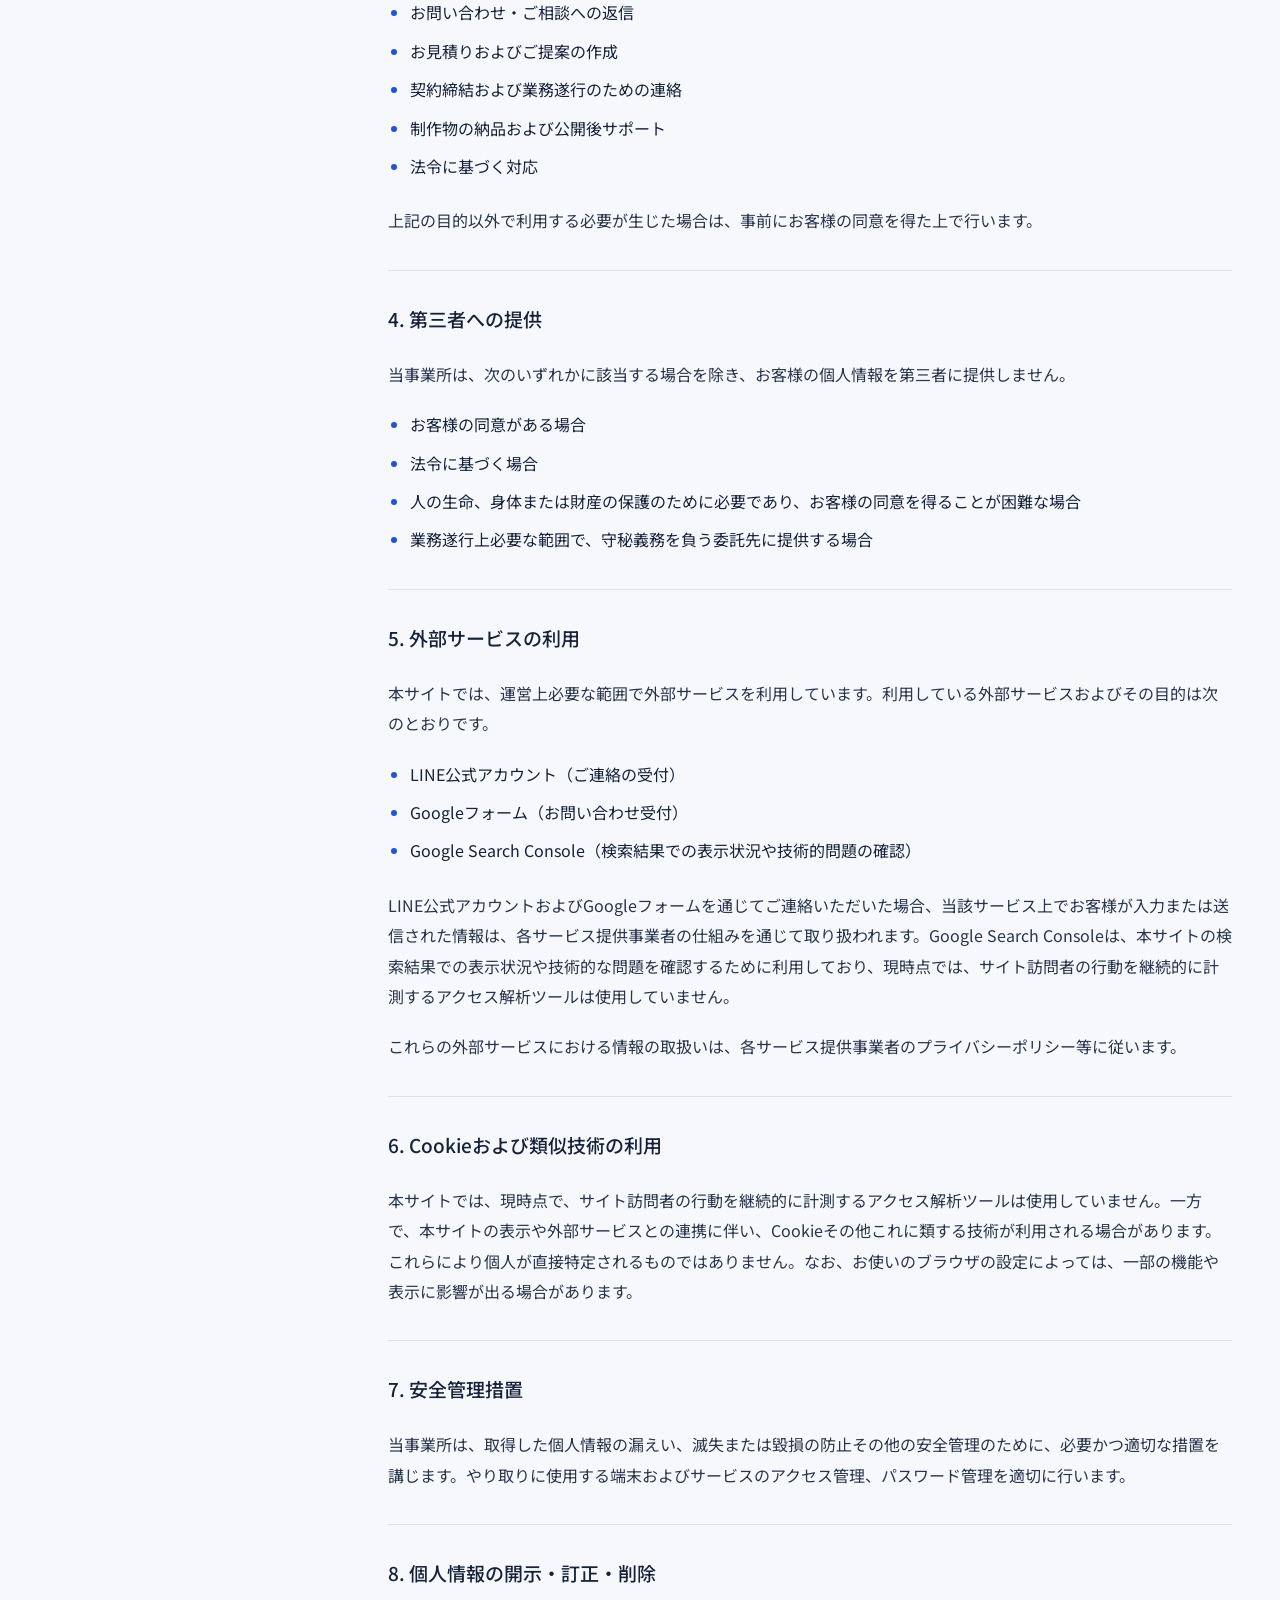
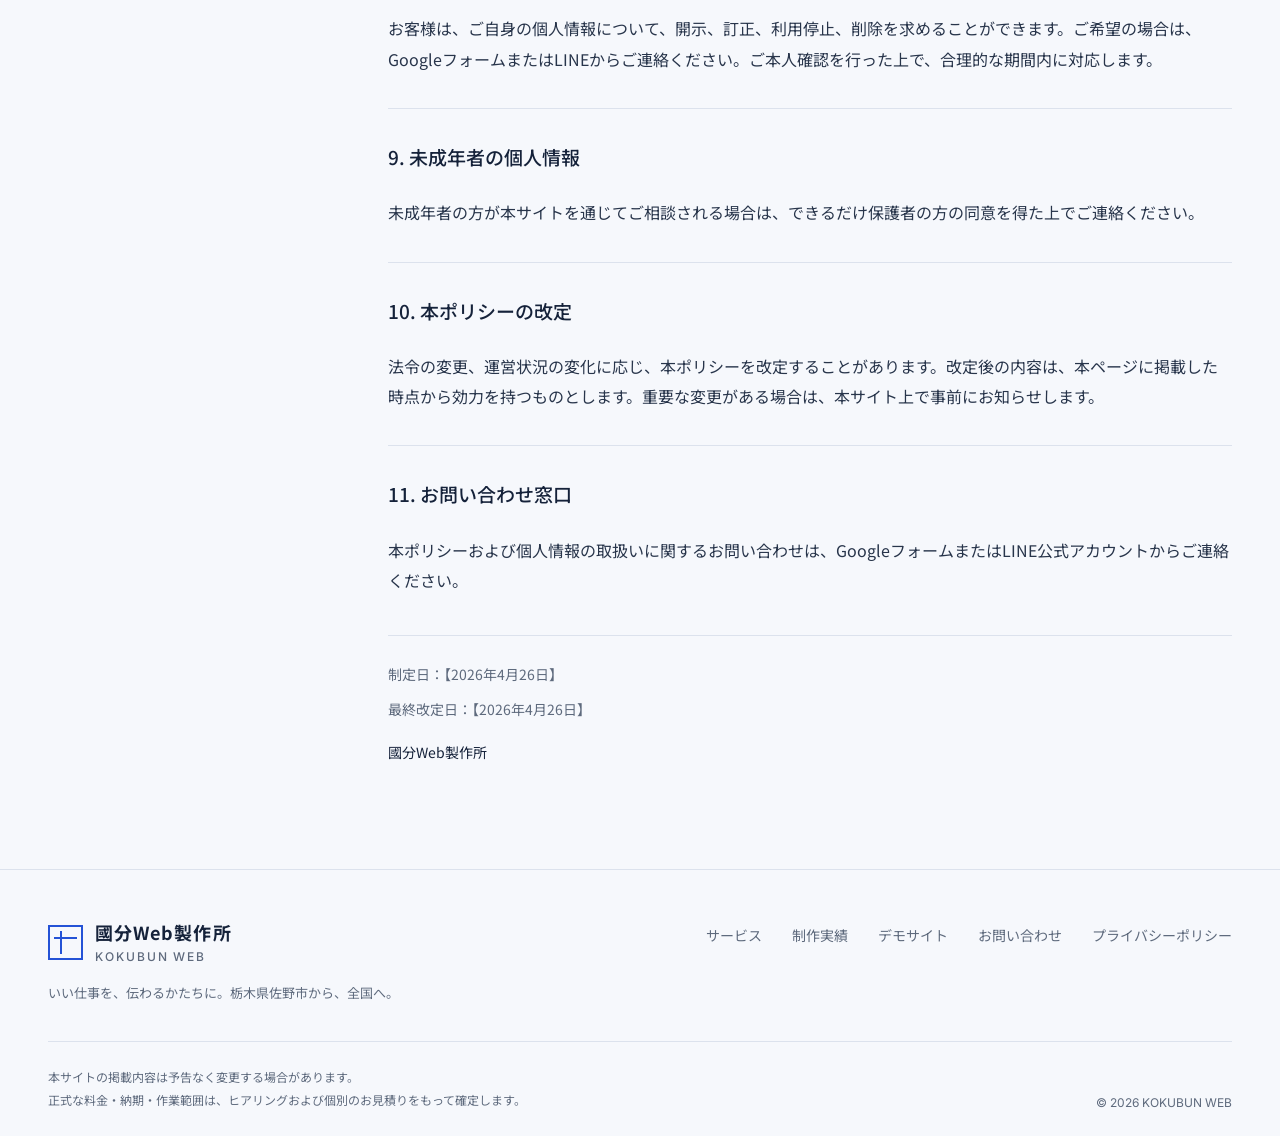
<file: privacy-policy.html>
<!doctype html>
<html lang="ja">
<head>
<meta charset="utf-8">
<meta name="viewport" content="width=device-width, initial-scale=1, viewport-fit=cover">
<meta name="format-detection" content="telephone=no">
<meta name="theme-color" content="#f6f8fc">
<title>プライバシーポリシー｜國分Web製作所</title>
<meta name="description" content="國分Web製作所のプライバシーポリシーです。個人情報の取り扱い、利用目的、第三者提供の有無などについて記載しています。">
<link rel="canonical" href="https://aile175.github.io/kokubun-web-site/privacy-policy.html">
<meta property="og:site_name" content="國分Web製作所">
<meta property="og:type" content="website">
<meta property="og:locale" content="ja_JP">
<meta property="og:title" content="プライバシーポリシー｜國分Web製作所">
<meta property="og:description" content="國分Web製作所のプライバシーポリシーです。個人情報の取り扱い、利用目的、第三者提供の有無などについて記載しています。">
<meta property="og:url" content="https://aile175.github.io/kokubun-web-site/privacy-policy.html">
<meta property="og:image" content="https://aile175.github.io/kokubun-web-site/assets/img/ogp-kokubun-web-v2.png">
<meta property="og:image:secure_url" content="https://aile175.github.io/kokubun-web-site/assets/img/ogp-kokubun-web-v2.png">
<meta property="og:image:type" content="image/png">
<meta property="og:image:width" content="1200">
<meta property="og:image:height" content="630">
<meta property="og:image:alt" content="國分Web製作所｜いい仕事を、伝わるかたちに。建設業・士業のホームページ制作・HP診断">
<meta name="note:card" content="summary_large_image">
<meta name="twitter:card" content="summary_large_image">
<meta name="twitter:title" content="プライバシーポリシー｜國分Web製作所">
<meta name="twitter:description" content="國分Web製作所のプライバシーポリシーです。個人情報の取り扱い、利用目的、第三者提供の有無などについて記載しています。">
<meta name="twitter:site" content="@aile175icl47249">
<meta name="twitter:image" content="https://aile175.github.io/kokubun-web-site/assets/img/ogp-kokubun-web-v2.png">
<meta name="twitter:image:alt" content="國分Web製作所｜いい仕事を、伝わるかたちに。建設業・士業のホームページ制作・HP診断">
<link rel="icon" type="image/png" href="favicon-96x96.png?v=20260925.1" sizes="96x96">
<link rel="icon" type="image/svg+xml" href="favicon.svg?v=20260925.1">
<link rel="shortcut icon" href="favicon.ico?v=20260925.1">
<link rel="apple-touch-icon" sizes="180x180" href="apple-touch-icon.png?v=20260925.1">
<link rel="manifest" href="site.webmanifest?v=20260925.1">
<link rel="preconnect" href="https://fonts.googleapis.com">
<link rel="preconnect" href="https://fonts.gstatic.com" crossorigin>
<link href="https://fonts.googleapis.com/css2?family=Noto+Sans+JP:wght@400;500;600;700&family=Inter:wght@400;500;600;700&display=swap" rel="stylesheet">

<link rel="stylesheet" href="assets/css/common.css?v=20260916.1">
<link rel="stylesheet" href="assets/css/pages.css?v=20260916.1">
</head>
<body>
<a class="skip-link" href="#main">本文へ移動</a>
<header class="site-header" id="siteHeader">
  <div class="wrap header-inner">
    <a href="index.html" class="brand" aria-label="國分Web製作所 トップへ"><span class="brand-symbol" aria-hidden="true"></span><span class="brand-wordmark"><span class="brand-mark">國分Web製作所</span><span class="brand-sub">KOKUBUN WEB</span></span></a>
    <nav class="desktop-nav" aria-label="メインナビゲーション"><a href="index.html#services">サービス</a><a href="index.html#works">制作実績</a><a href="index.html#demos">デモサイト</a><a href="index.html#price">料金</a><a href="index.html#about">製作所について</a></nav>
    <a href="contact.html" class="header-cta">無料で相談する <svg class="arrow" viewBox="0 0 24 24" fill="none" stroke="currentColor" stroke-width="1.5" aria-hidden="true"><path d="M4 12h15M13 6l6 6-6 6"/></svg></a>
    <button class="menu-toggle" type="button" aria-label="メニューを開く" aria-expanded="false" aria-controls="mobileNav" hidden><span class="menu-icon" aria-hidden="true"></span></button>
  </div>
  <nav class="mobile-nav" id="mobileNav" aria-label="モバイルナビゲーション" hidden><a href="index.html#services">サービス</a><a href="index.html#works">制作実績</a><a href="index.html#demos">デモサイト</a><a href="index.html#price">料金</a><a href="index.html#flow">ご相談の流れ</a><a href="index.html#about">製作所について</a><a href="contact.html">お問い合わせ</a></nav>
</header>
<main id="main" class="subpage-main">
<section class="page-hero policy-hero"><div class="wrap"><nav class="breadcrumb" aria-label="パンくず"><a href="index.html">HOME</a><span aria-hidden="true">/</span><span>PRIVACY POLICY</span></nav><p class="section-kicker">PRIVACY POLICY</p><h1>プライバシーポリシー</h1></div></section><div class="wrap policy-layout"><aside class="policy-sidebar"><p>CONTENTS</p><nav aria-label="プライバシーポリシーの目次"><a href="#policy-1">1. 事業所情報</a><a href="#policy-2">2. 取得する個人情報</a><a href="#policy-3">3. 利用目的</a><a href="#policy-4">4. 第三者への提供</a><a href="#policy-5">5. 外部サービスの利用</a><a href="#policy-6">6. Cookieおよび類似技術の利用</a><a href="#policy-7">7. 安全管理措置</a><a href="#policy-8">8. 個人情報の開示・訂正・削除</a><a href="#policy-9">9. 未成年者の個人情報</a><a href="#policy-10">10. 本ポリシーの改定</a><a href="#policy-11">11. お問い合わせ窓口</a></nav></aside><div class="policy-content">

      <p class="policy-lead">
        國分Web製作所（以下「当事業所」といいます）は、お客様の個人情報の重要性を認識し、適切に取り扱うことに努めます。本ポリシーでは、当事業所が運営するウェブサイト（以下「本サイト」といいます）における個人情報の取扱いについて定めます。
      </p>

      <!-- 1. 事業所情報 -->
      <div class="policy-section" id="policy-1">
        <h2 class="policy-section-title">1. 事業所情報</h2>
        <dl class="policy-dl">
          <div><dt>屋号：</dt><dd>國分Web製作所</dd></div>
          <div><dt>所在地：</dt><dd>栃木県佐野市（詳細住所はお問い合わせ時にご案内します）</dd></div>
          <div><dt>代表者：</dt><dd>國分 祐貴</dd></div>
          <div><dt>連絡方法：</dt><dd>LINE公式アカウント（主受付）またはGoogleフォーム（補助受付）</dd></div>
        </dl>
      </div>

      <!-- 2. 取得する個人情報 -->
      <div class="policy-section" id="policy-2">
        <h2 class="policy-section-title">2. 取得する個人情報</h2>
        <p class="policy-text">当事業所は、次の場面で個人情報を取得します。</p>
        <ul class="policy-list">
          <li>Googleフォームからのご連絡時</li>
          <li>LINE公式アカウントからのご連絡時</li>
          <li>お見積り・ご契約に向けたヒアリング時</li>
          <li>業務遂行上必要なやり取りの際</li>
        </ul>
        <p class="policy-text">取得する情報の例は次のとおりです。</p>
        <ul class="policy-list">
          <li>氏名、屋号または会社名</li>
          <li>メールアドレス</li>
          <li>電話番号（任意）</li>
          <li>ご相談内容に関する情報</li>
          <li>LINEアカウント上で公開されているプロフィール情報</li>
        </ul>
      </div>

      <!-- 3. 利用目的 -->
      <div class="policy-section" id="policy-3">
        <h2 class="policy-section-title">3. 利用目的</h2>
        <p class="policy-text">取得した個人情報は、次の目的の範囲内で利用します。</p>
        <ul class="policy-list">
          <li>お問い合わせ・ご相談への返信</li>
          <li>お見積りおよびご提案の作成</li>
          <li>契約締結および業務遂行のための連絡</li>
          <li>制作物の納品および公開後サポート</li>
          <li>法令に基づく対応</li>
        </ul>
        <p class="policy-text">上記の目的以外で利用する必要が生じた場合は、事前にお客様の同意を得た上で行います。</p>
      </div>

      <!-- 4. 第三者への提供 -->
      <div class="policy-section" id="policy-4">
        <h2 class="policy-section-title">4. 第三者への提供</h2>
        <p class="policy-text">当事業所は、次のいずれかに該当する場合を除き、お客様の個人情報を第三者に提供しません。</p>
        <ul class="policy-list">
          <li>お客様の同意がある場合</li>
          <li>法令に基づく場合</li>
          <li>人の生命、身体または財産の保護のために必要であり、お客様の同意を得ることが困難な場合</li>
          <li>業務遂行上必要な範囲で、守秘義務を負う委託先に提供する場合</li>
        </ul>
      </div>

      <!-- 5. 外部サービスの利用 -->
      <div class="policy-section" id="policy-5">
        <h2 class="policy-section-title">5. 外部サービスの利用</h2>
        <p class="policy-text">本サイトでは、運営上必要な範囲で外部サービスを利用しています。利用している外部サービスおよびその目的は次のとおりです。</p>
        <ul class="policy-list">
          <li>LINE公式アカウント（ご連絡の受付）</li>
          <li>Googleフォーム（お問い合わせ受付）</li>
          <li>Google Search Console（検索結果での表示状況や技術的問題の確認）</li>
        </ul>
        <p class="policy-text">LINE公式アカウントおよびGoogleフォームを通じてご連絡いただいた場合、当該サービス上でお客様が入力または送信された情報は、各サービス提供事業者の仕組みを通じて取り扱われます。Google Search Consoleは、本サイトの検索結果での表示状況や技術的な問題を確認するために利用しており、現時点では、サイト訪問者の行動を継続的に計測するアクセス解析ツールは使用していません。</p>
        <p class="policy-text">これらの外部サービスにおける情報の取扱いは、各サービス提供事業者のプライバシーポリシー等に従います。</p>
      </div>

      <!-- 6. Cookieおよび類似技術の利用 -->
      <div class="policy-section" id="policy-6">
        <h2 class="policy-section-title">6. Cookieおよび類似技術の利用</h2>
        <p class="policy-text">本サイトでは、現時点で、サイト訪問者の行動を継続的に計測するアクセス解析ツールは使用していません。一方で、本サイトの表示や外部サービスとの連携に伴い、Cookieその他これに類する技術が利用される場合があります。これらにより個人が直接特定されるものではありません。なお、お使いのブラウザの設定によっては、一部の機能や表示に影響が出る場合があります。</p>
      </div>

      <!-- 7. 安全管理措置 -->
      <div class="policy-section" id="policy-7">
        <h2 class="policy-section-title">7. 安全管理措置</h2>
        <p class="policy-text">当事業所は、取得した個人情報の漏えい、滅失または毀損の防止その他の安全管理のために、必要かつ適切な措置を講じます。やり取りに使用する端末およびサービスのアクセス管理、パスワード管理を適切に行います。</p>
      </div>

      <!-- 8. 個人情報の開示・訂正・削除 -->
      <div class="policy-section" id="policy-8">
        <h2 class="policy-section-title">8. 個人情報の開示・訂正・削除</h2>
        <p class="policy-text">お客様は、ご自身の個人情報について、開示、訂正、利用停止、削除を求めることができます。ご希望の場合は、GoogleフォームまたはLINEからご連絡ください。ご本人確認を行った上で、合理的な期間内に対応します。</p>
      </div>

      <!-- 9. 未成年者の個人情報 -->
      <div class="policy-section" id="policy-9">
        <h2 class="policy-section-title">9. 未成年者の個人情報</h2>
        <p class="policy-text">未成年者の方が本サイトを通じてご相談される場合は、できるだけ保護者の方の同意を得た上でご連絡ください。</p>
      </div>

      <!-- 10. 本ポリシーの改定 -->
      <div class="policy-section" id="policy-10">
        <h2 class="policy-section-title">10. 本ポリシーの改定</h2>
        <p class="policy-text">法令の変更、運営状況の変化に応じ、本ポリシーを改定することがあります。改定後の内容は、本ページに掲載した時点から効力を持つものとします。重要な変更がある場合は、本サイト上で事前にお知らせします。</p>
      </div>

      <!-- 11. お問い合わせ窓口 -->
      <div class="policy-section" id="policy-11">
        <h2 class="policy-section-title">11. お問い合わせ窓口</h2>
        <p class="policy-text">本ポリシーおよび個人情報の取扱いに関するお問い合わせは、GoogleフォームまたはLINE公式アカウントからご連絡ください。</p>
      </div>

      <!-- 制定日・改定日 -->
      <div class="policy-dates">
        <p>制定日：【2026年4月26日】</p>
        <p>最終改定日：【2026年4月26日】</p>
        <p class="policy-issuer">國分Web製作所</p>
      </div>

    </div></div>
</main>
<footer class="site-footer"><div class="wrap"><div class="footer-top"><div><a href="index.html" class="brand" aria-label="國分Web製作所 トップへ"><span class="brand-symbol" aria-hidden="true"></span><span class="brand-wordmark"><span class="brand-mark">國分Web製作所</span><span class="brand-sub">KOKUBUN WEB</span></span></a><p class="footer-tagline">いい仕事を、伝わるかたちに。栃木県佐野市から、全国へ。</p></div><nav class="footer-nav" aria-label="フッターナビゲーション"><a href="index.html#services">サービス</a><a href="index.html#works">制作実績</a><a href="index.html#demos">デモサイト</a><a href="contact.html">お問い合わせ</a><a href="privacy-policy.html" aria-current="page">プライバシーポリシー</a></nav></div><div class="footer-bottom"><p class="footer-legal">本サイトの掲載内容は予告なく変更する場合があります。<br>正式な料金・納期・作業範囲は、ヒアリングおよび個別のお見積りをもって確定します。</p><small class="footer-copy">© 2026 KOKUBUN WEB</small></div></div></footer>
<script src="assets/js/index.js?v=20260916.1" defer></script>
</body>
</html>
</file>
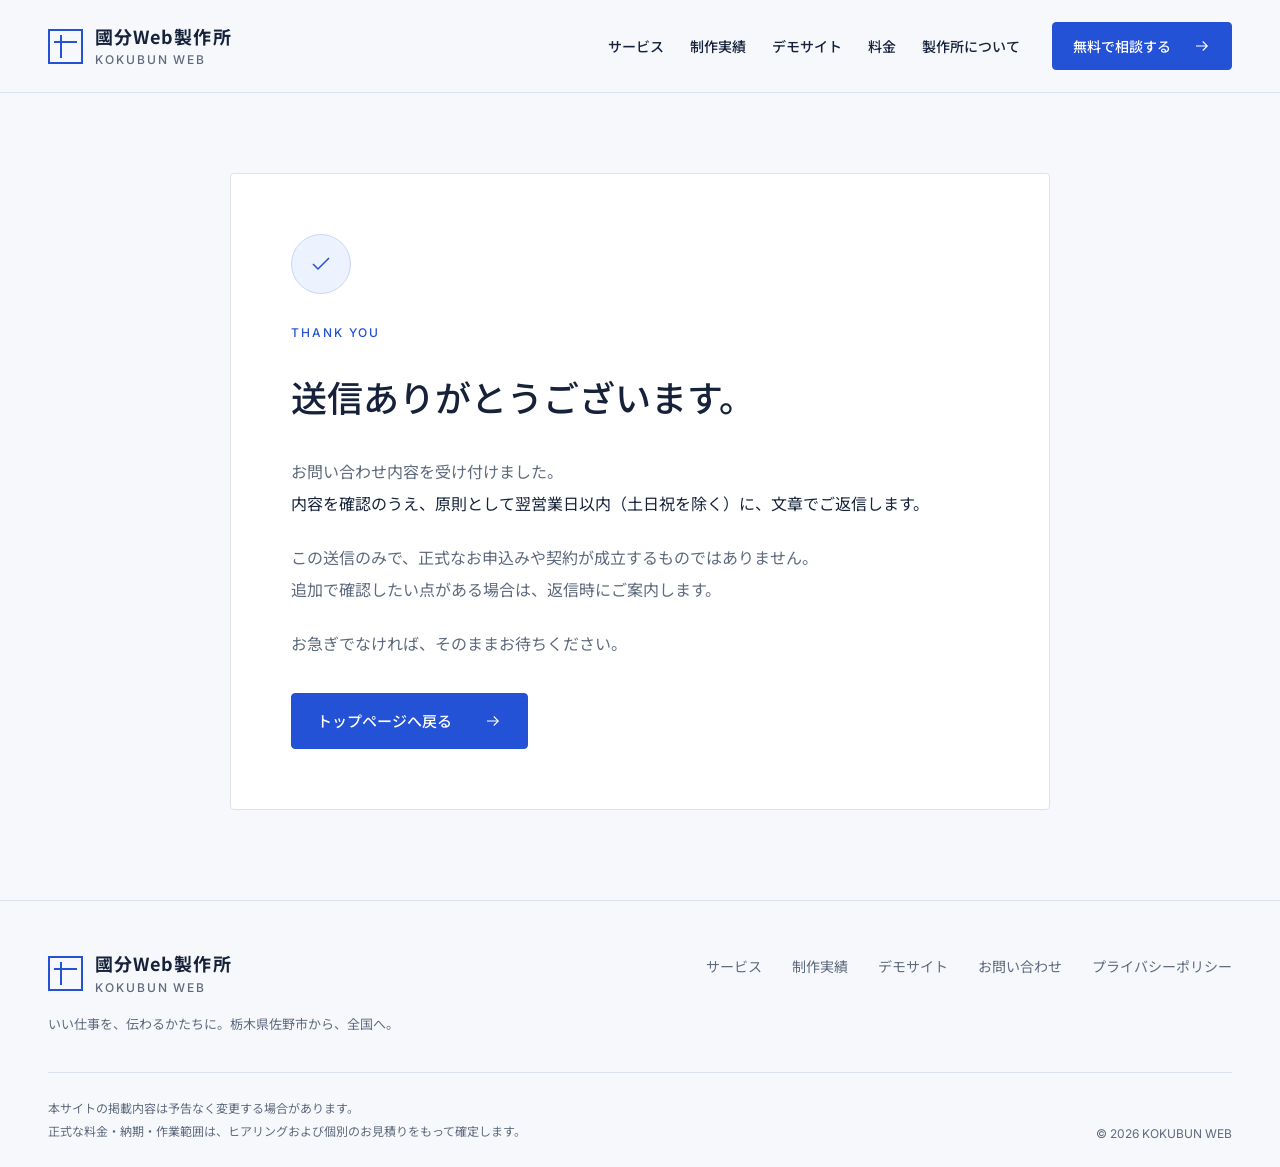
<file: thanks.html>
<!doctype html>
<html lang="ja">
<head>
<meta charset="utf-8">
<meta name="viewport" content="width=device-width, initial-scale=1, viewport-fit=cover">
<meta name="format-detection" content="telephone=no">
<meta name="theme-color" content="#f6f8fc">
<meta name="robots" content="noindex">
<title>送信ありがとうございます｜國分Web製作所</title>
<meta name="description" content="國分Web製作所へのお問い合わせ送信完了ページです。内容を確認のうえ、原則として翌営業日以内に文章でご返信します。">
<link rel="canonical" href="https://aile175.github.io/kokubun-web-site/thanks.html">
<meta property="og:site_name" content="國分Web製作所">
<meta property="og:type" content="website">
<meta property="og:locale" content="ja_JP">
<meta property="og:title" content="送信ありがとうございます｜國分Web製作所">
<meta property="og:description" content="國分Web製作所へのお問い合わせ送信完了ページです。内容を確認のうえ、原則として翌営業日以内に文章でご返信します。">
<meta property="og:url" content="https://aile175.github.io/kokubun-web-site/thanks.html">
<meta property="og:image" content="https://aile175.github.io/kokubun-web-site/assets/img/ogp-kokubun-web-v2.png">
<meta property="og:image:secure_url" content="https://aile175.github.io/kokubun-web-site/assets/img/ogp-kokubun-web-v2.png">
<meta property="og:image:type" content="image/png">
<meta property="og:image:width" content="1200">
<meta property="og:image:height" content="630">
<meta property="og:image:alt" content="國分Web製作所｜いい仕事を、伝わるかたちに。建設業・士業のホームページ制作・HP診断">
<meta name="note:card" content="summary_large_image">
<meta name="twitter:card" content="summary_large_image">
<meta name="twitter:title" content="送信ありがとうございます｜國分Web製作所">
<meta name="twitter:description" content="國分Web製作所へのお問い合わせ送信完了ページです。内容を確認のうえ、原則として翌営業日以内に文章でご返信します。">
<meta name="twitter:site" content="@aile175icl47249">
<meta name="twitter:image" content="https://aile175.github.io/kokubun-web-site/assets/img/ogp-kokubun-web-v2.png">
<meta name="twitter:image:alt" content="國分Web製作所｜いい仕事を、伝わるかたちに。建設業・士業のホームページ制作・HP診断">
<link rel="icon" type="image/png" href="favicon-96x96.png?v=20260925.1" sizes="96x96">
<link rel="icon" type="image/svg+xml" href="favicon.svg?v=20260925.1">
<link rel="shortcut icon" href="favicon.ico?v=20260925.1">
<link rel="apple-touch-icon" sizes="180x180" href="apple-touch-icon.png?v=20260925.1">
<link rel="manifest" href="site.webmanifest?v=20260925.1">
<link rel="preconnect" href="https://fonts.googleapis.com">
<link rel="preconnect" href="https://fonts.gstatic.com" crossorigin>
<link href="https://fonts.googleapis.com/css2?family=Noto+Sans+JP:wght@400;500;600;700&family=Inter:wght@400;500;600;700&display=swap" rel="stylesheet">

<link rel="stylesheet" href="assets/css/common.css?v=20260916.1">
<link rel="stylesheet" href="assets/css/pages.css?v=20260916.1">
</head>
<body>
<a class="skip-link" href="#main">本文へ移動</a>
<header class="site-header" id="siteHeader">
  <div class="wrap header-inner">
    <a href="index.html" class="brand" aria-label="國分Web製作所 トップへ"><span class="brand-symbol" aria-hidden="true"></span><span class="brand-wordmark"><span class="brand-mark">國分Web製作所</span><span class="brand-sub">KOKUBUN WEB</span></span></a>
    <nav class="desktop-nav" aria-label="メインナビゲーション"><a href="index.html#services">サービス</a><a href="index.html#works">制作実績</a><a href="index.html#demos">デモサイト</a><a href="index.html#price">料金</a><a href="index.html#about">製作所について</a></nav>
    <a href="contact.html" class="header-cta">無料で相談する <svg class="arrow" viewBox="0 0 24 24" fill="none" stroke="currentColor" stroke-width="1.5" aria-hidden="true"><path d="M4 12h15M13 6l6 6-6 6"/></svg></a>
    <button class="menu-toggle" type="button" aria-label="メニューを開く" aria-expanded="false" aria-controls="mobileNav" hidden><span class="menu-icon" aria-hidden="true"></span></button>
  </div>
  <nav class="mobile-nav" id="mobileNav" aria-label="モバイルナビゲーション" hidden><a href="index.html#services">サービス</a><a href="index.html#works">制作実績</a><a href="index.html#demos">デモサイト</a><a href="index.html#price">料金</a><a href="index.html#flow">ご相談の流れ</a><a href="index.html#about">製作所について</a><a href="contact.html">お問い合わせ</a></nav>
</header>
<main id="main" class="subpage-main">
<section class="status-page"><div class="wrap"><div class="status-card"><span class="status-symbol" aria-hidden="true"><svg viewBox="0 0 32 32" fill="none" stroke="currentColor" stroke-width="1.5"><path d="m8 16 5 5 11-11"/></svg></span><p class="section-kicker">THANK YOU</p><h1>送信ありがとうございます。</h1><div class="thanks-body">
        <p>
          お問い合わせ内容を受け付けました。<br>
          <span class="thanks-highlight">内容を確認のうえ、原則として翌営業日以内（土日祝を除く）に、文章でご返信します。</span>
        </p>

        <p>
          この送信のみで、正式なお申込みや契約が成立するものではありません。<br>
          追加で確認したい点がある場合は、返信時にご案内します。
        </p>

        <p>
          お急ぎでなければ、そのままお待ちください。
        </p>
      </div><div class="cta-row"><a href="index.html" class="btn btn-primary">トップページへ戻る <svg class="arrow" viewBox="0 0 24 24" fill="none" stroke="currentColor" stroke-width="1.5" aria-hidden="true"><path d="M4 12h15M13 6l6 6-6 6"/></svg></a></div></div></div></section>
</main>
<footer class="site-footer"><div class="wrap"><div class="footer-top"><div><a href="index.html" class="brand" aria-label="國分Web製作所 トップへ"><span class="brand-symbol" aria-hidden="true"></span><span class="brand-wordmark"><span class="brand-mark">國分Web製作所</span><span class="brand-sub">KOKUBUN WEB</span></span></a><p class="footer-tagline">いい仕事を、伝わるかたちに。栃木県佐野市から、全国へ。</p></div><nav class="footer-nav" aria-label="フッターナビゲーション"><a href="index.html#services">サービス</a><a href="index.html#works">制作実績</a><a href="index.html#demos">デモサイト</a><a href="contact.html">お問い合わせ</a><a href="privacy-policy.html">プライバシーポリシー</a></nav></div><div class="footer-bottom"><p class="footer-legal">本サイトの掲載内容は予告なく変更する場合があります。<br>正式な料金・納期・作業範囲は、ヒアリングおよび個別のお見積りをもって確定します。</p><small class="footer-copy">© 2026 KOKUBUN WEB</small></div></div></footer>
<script src="assets/js/index.js?v=20260916.1" defer></script>
</body>
</html>
</file>
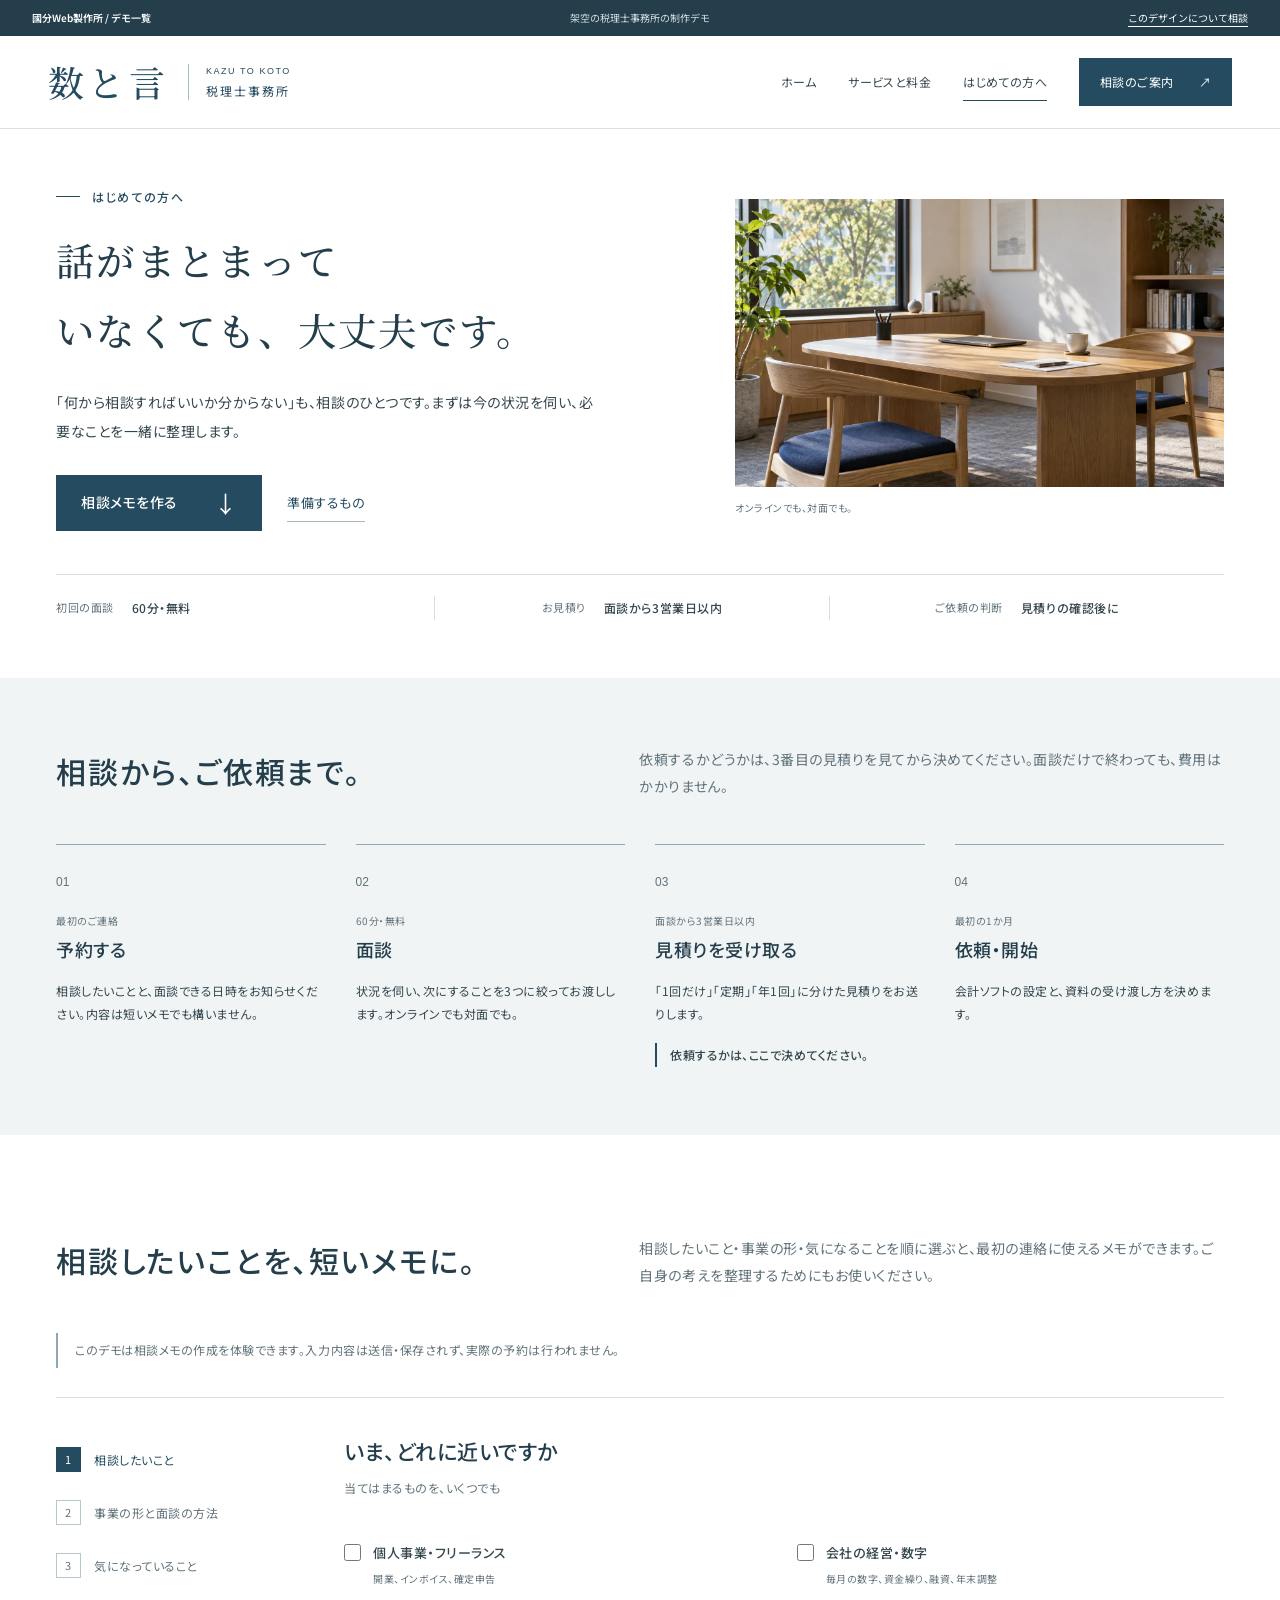
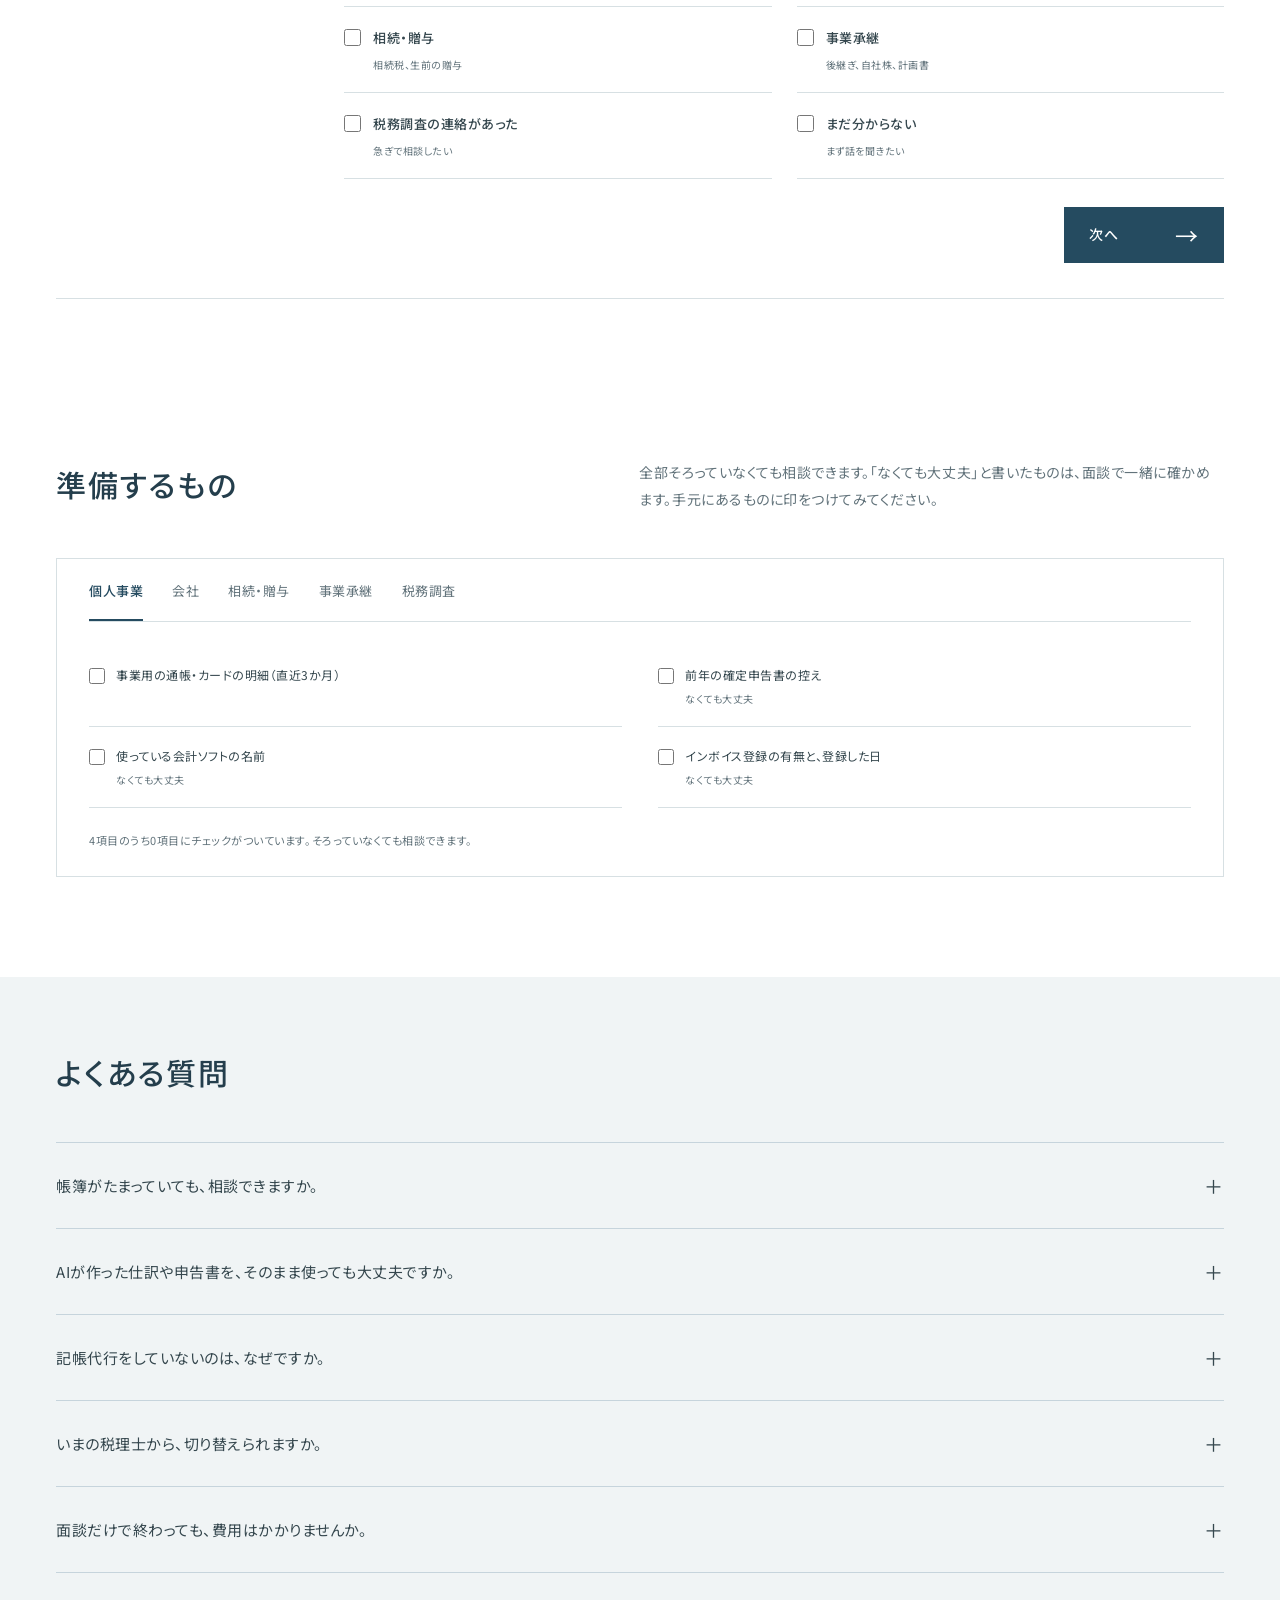
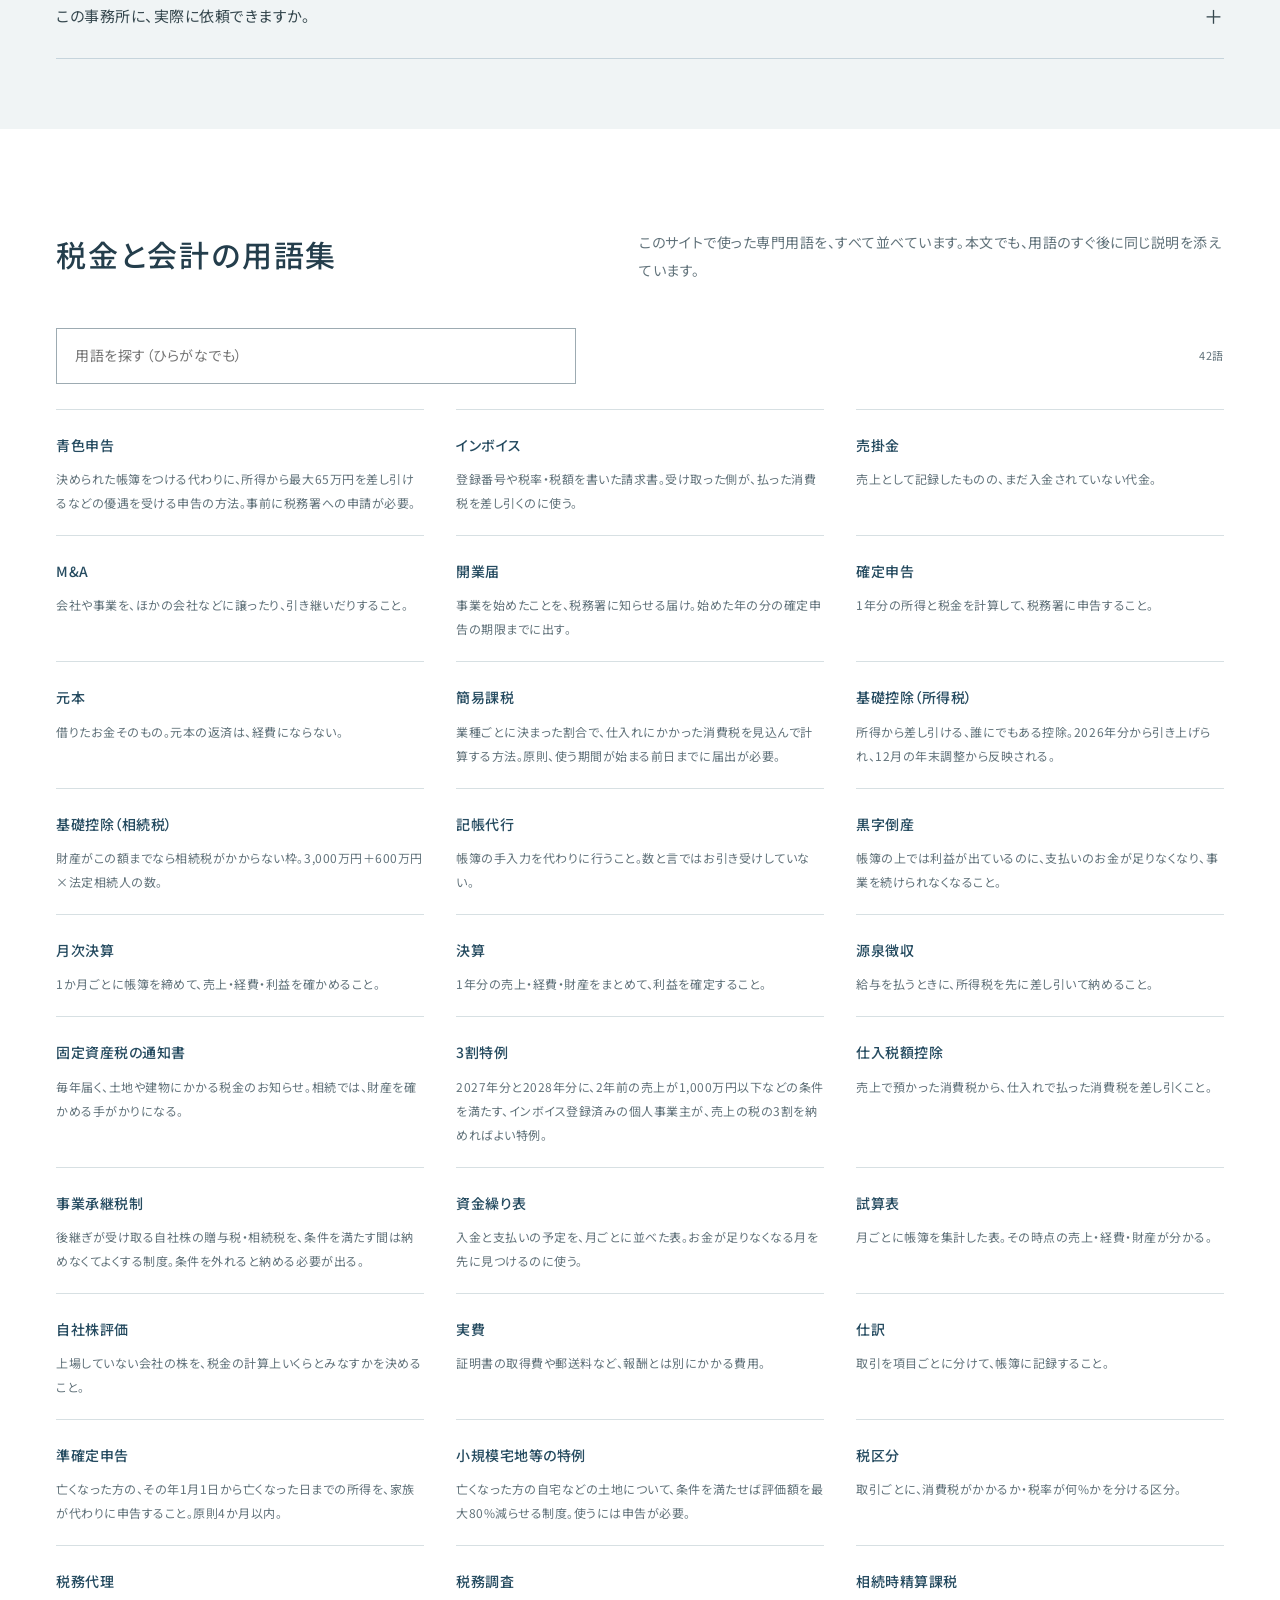
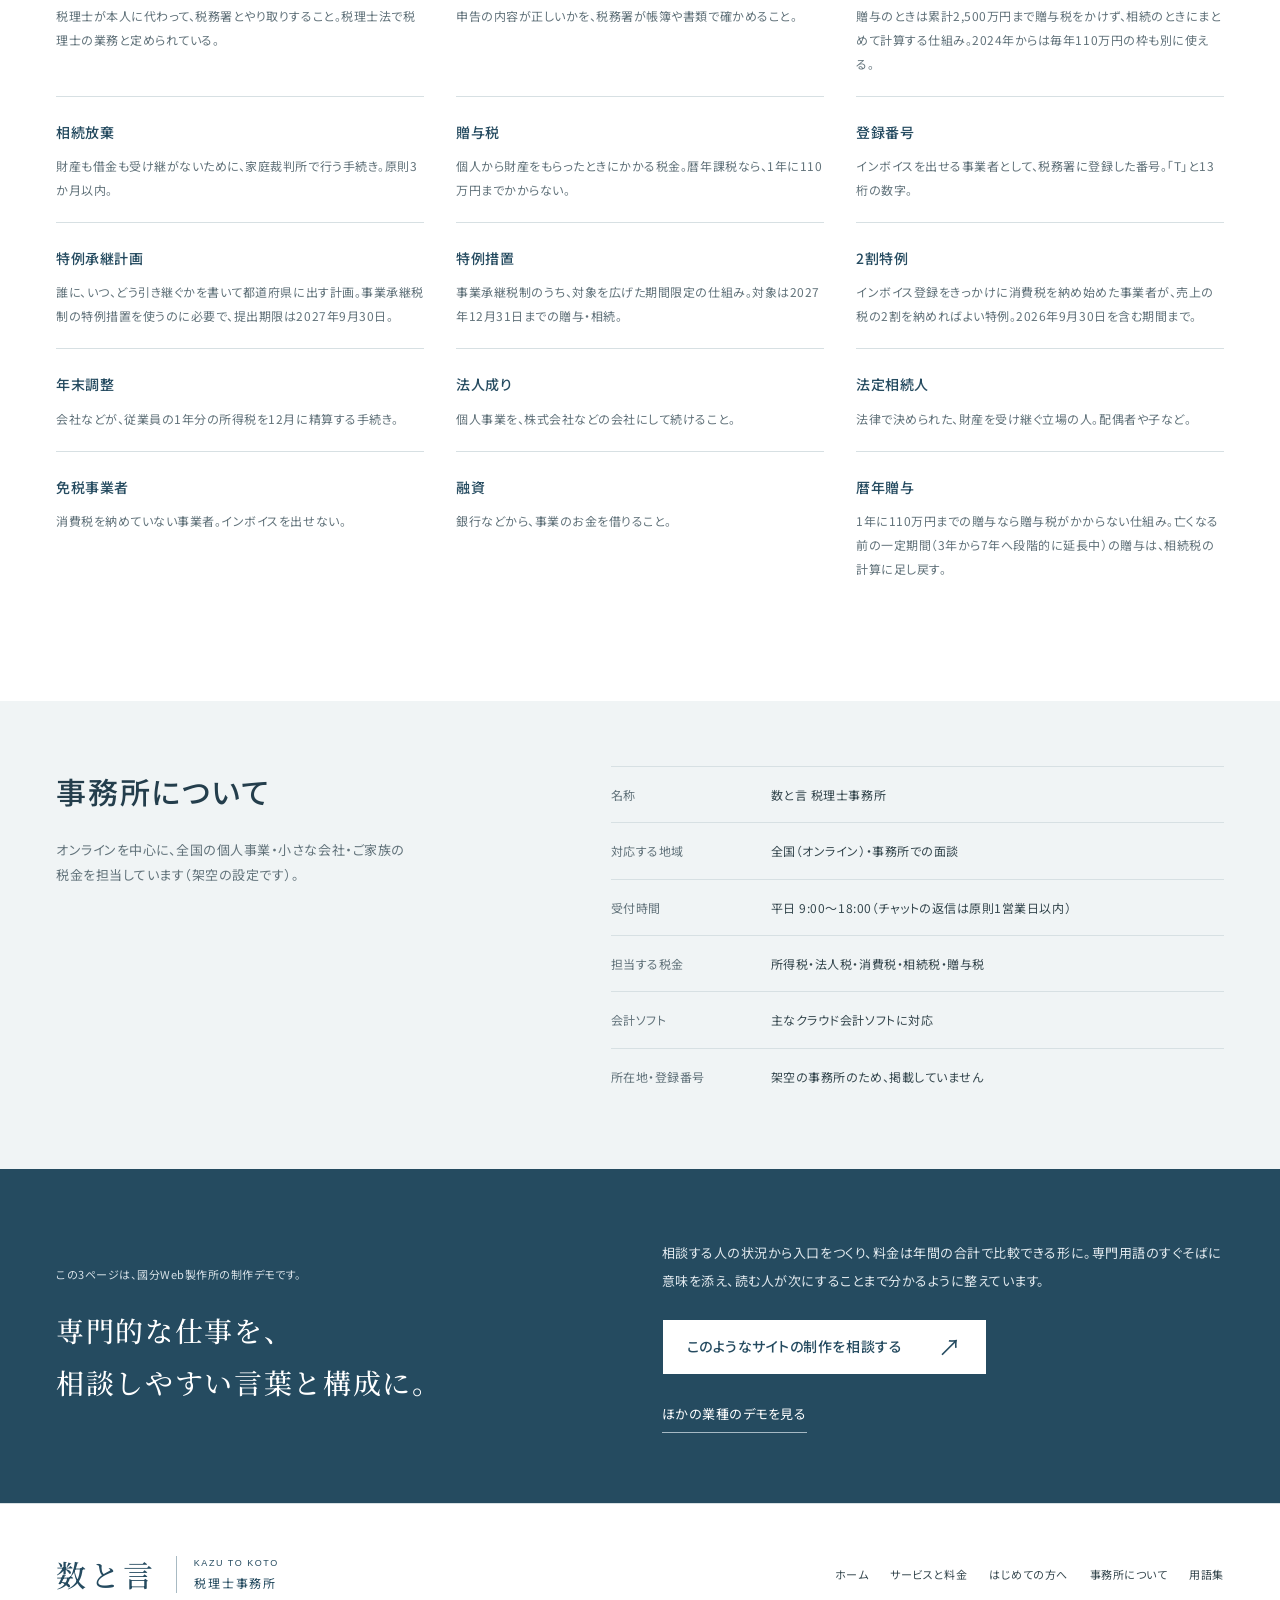
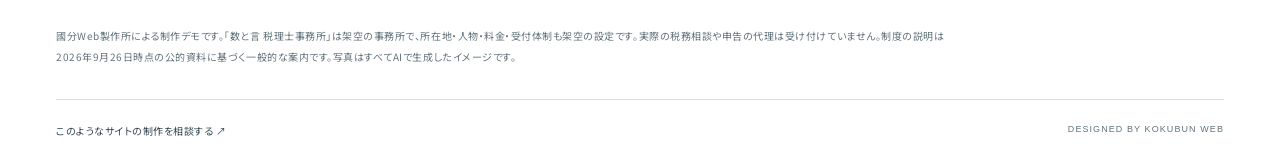
<file: demos/tax/consult.html>
<!doctype html>
<html lang="ja">
<head>
<meta charset="utf-8">
<meta name="viewport" content="width=device-width, initial-scale=1">
<meta name="robots" content="noindex,follow">
<title>はじめての方へ｜数と言 税理士事務所（制作デモ）</title>
<meta name="description" content="初回60分の無料相談をご案内。相談から依頼までの流れ、3つの質問で作れる相談メモ、準備するもの、よくある質問、用語集。架空の税理士事務所の制作デモです。">
<meta name="theme-color" content="#254b60">
<link rel="icon" type="image/svg+xml" href="../../favicon.svg?v=20260925.1">
<link rel="preconnect" href="https://fonts.googleapis.com">
<link rel="preconnect" href="https://fonts.gstatic.com" crossorigin>
<link href="https://fonts.googleapis.com/css2?family=Noto+Sans+JP:wght@400;500;600;700&amp;family=Noto+Serif+JP:wght@400;500;600&amp;display=swap" rel="stylesheet">
<link rel="stylesheet" href="../demo.css?v=20260925.1">
<link rel="stylesheet" href="style.css?v=20261007.2">
<script src="script.js?v=20261007.2" defer></script>
</head>
<body class="p-consult">
<aside class="demo-notice" aria-label="制作デモの案内"><a href="../../index.html#demos">國分Web製作所 / デモ一覧</a><span>架空の税理士事務所の制作デモ</span><a href="../../contact.html?demo=tax">このデザインについて相談</a></aside><a class="skip" href="#main">本文へ移動</a>

<header class="hd" data-header><div class="hd-in">
<a class="logo" href="index.html" aria-label="数と言 税理士事務所 トップ"><span class="logo-name">数と言</span><span class="logo-detail"><span>KAZU TO KOTO</span><span>税理士事務所</span></span></a><nav class="gnav" aria-label="メインメニュー"><a href="index.html">ホーム</a><a href="services.html">サービスと料金</a><a href="consult.html">はじめての方へ</a><a class="gnav-cta" href="consult.html#reserve">相談のご案内 <span aria-hidden="true">↗</span></a></nav>
</div></header><main id="main">
  <section class="page-hero" aria-labelledby="page-title"><div class="wrap page-hero-in">
<div>
<p class="eyebrow">はじめての方へ</p>
<h1 id="page-title">話がまとまって<br>いなくても、大丈夫です。</h1>
<p class="page-lead">「何から相談すればいいか分からない」も、相談のひとつです。まずは今の状況を伺い、必要なことを一緒に整理します。</p>
<div class="hero-cta">
<a class="btn btn-act" href="#reserve">相談メモを作る <span aria-hidden="true">↓</span></a><a class="link-arrow" href="#prepare">準備するもの</a>
</div>
</div>
<figure><img src="images/office.webp" width="1536" height="1024" alt="自然光が差し込む、落ち着いた相談室。生成イメージ。" fetchpriority="high"><figcaption>オンラインでも、対面でも。</figcaption></figure>
</div>
<div class="wrap consult-facts">
<p><span>初回の面談</span><b>60分・無料</b></p>
<p><span>お見積り</span><b>面談から3営業日以内</b></p>
<p><span>ご依頼の判断</span><b>見積りの確認後に</b></p>
</div></section><section class="sec flow-sec" id="flow" aria-labelledby="flow-title">
    <div class="wrap">
      <header class="sec-head">
        <h2 id="flow-title" class="sec-title">相談から、ご依頼まで。</h2>
        <p class="sec-lead">依頼するかどうかは、3番目の見積りを見てから決めてください。面談だけで終わっても、費用はかかりません。</p>
      </header>
      <ol class="steps4" role="list">
        <li>
<span class="num">01</span><p class="st-time">最初のご連絡</p>
<h3>予約する</h3>
<p>相談したいことと、面談できる日時をお知らせください。内容は短いメモでも構いません。</p>
</li>
        <li>
<span class="num">02</span><p class="st-time">60分・無料</p>
<h3>面談</h3>
<p>状況を伺い、次にすることを3つに絞ってお渡しします。オンラインでも対面でも。</p>
</li>
        <li class="is-key">
<span class="num">03</span><p class="st-time">面談から3営業日以内</p>
<h3>見積りを受け取る</h3>
<p>「1回だけ」「定期」「年1回」に分けた見積りをお送りします。</p>
<p class="st-key">依頼するかは、ここで決めてください。</p>
</li>
        <li>
<span class="num">04</span><p class="st-time">最初の1か月</p>
<h3>依頼・開始</h3>
<p>会計ソフトの設定と、資料の受け渡し方を決めます。</p>
</li>
      </ol>
    </div>
  </section>

  <section class="sec reserve-sec" id="reserve" aria-labelledby="reserve-title">
    <div class="wrap">
      <header class="sec-head">
        <h2 id="reserve-title" class="sec-title">相談したいことを、短いメモに。</h2>
        <p class="sec-lead">相談したいこと・事業の形・気になることを順に選ぶと、最初の連絡に使えるメモができます。ご自身の考えを整理するためにもお使いください。</p>
      </header>
      <p class="functional-note">このデモは相談メモの作成を体験できます。入力内容は送信・保存されず、実際の予約は行われません。</p>
<div class="wz" data-wizard>
        <ol class="wz-labels" role="list" aria-label="相談メモの質問">
          <li data-wz-label>
<span class="num">1</span>相談したいこと</li>
          <li data-wz-label>
<span class="num">2</span>事業の形と面談の方法</li>
          <li data-wz-label>
<span class="num">3</span>気になっていること</li>
        </ol>
        <noscript><p class="wz-noscript">JavaScriptが無効のため、自動でメモを作る機能は使えません。以下の質問を、相談内容を整理する際の参考にしてください。</p></noscript>
        <form class="wz-form" data-wz-form onsubmit="return false">
          <fieldset class="wz-step" data-step="1">
            <legend>いま、どれに近いですか<small>当てはまるものを、いくつでも</small>
</legend>
            <div class="wz-opts">
              <label class="opt"><input type="checkbox" name="w-situ" value="sole"><span><b>個人事業・フリーランス</b><small>開業、インボイス、確定申告</small></span></label>
              <label class="opt"><input type="checkbox" name="w-situ" value="corp"><span><b>会社の経営・数字</b><small>毎月の数字、資金繰り、融資、年末調整</small></span></label>
              <label class="opt"><input type="checkbox" name="w-situ" value="legacy"><span><b>相続・贈与</b><small>相続税、生前の贈与</small></span></label>
              <label class="opt"><input type="checkbox" name="w-situ" value="succession"><span><b>事業承継</b><small>後継ぎ、自社株、計画書</small></span></label>
              <label class="opt opt-urgent"><input type="checkbox" name="w-situ" value="audit"><span><b>税務調査の連絡があった</b><small>急ぎで相談したい</small></span></label>
              <label class="opt"><input type="checkbox" name="w-situ" value="other"><span><b>まだ分からない</b><small>まず話を聞きたい</small></span></label>
            </div>
            <div class="wz-nav"><button type="button" class="btn btn-deep" data-next><span>次へ</span><span aria-hidden="true">→</span></button></div>
          </fieldset>
          <fieldset class="wz-step" data-step="2">
            <legend>事業の形と、面談の方法</legend>
            <p class="wz-sub" id="wz-entity">事業の形</p>
            <div class="wz-opts wz-opts-3" role="radiogroup" aria-labelledby="wz-entity">
              <label class="opt"><input type="radio" name="w-entity" value="sole" checked><span><b>個人事業</b></span></label>
              <label class="opt"><input type="radio" name="w-entity" value="corp"><span><b>会社</b></span></label>
              <label class="opt"><input type="radio" name="w-entity" value="none"><span><b>事業はしていない</b><small>家族の相続・贈与など</small></span></label>
            </div>
            <p class="wz-sub" id="wz-way">面談の方法</p>
            <div class="wz-opts wz-opts-3" role="radiogroup" aria-labelledby="wz-way">
              <label class="opt"><input type="radio" name="w-way" value="オンライン" checked><span><b>オンライン</b></span></label>
              <label class="opt"><input type="radio" name="w-way" value="事務所で対面"><span><b>事務所で対面</b></span></label>
              <label class="opt"><input type="radio" name="w-way" value="どちらでも"><span><b>どちらでも</b></span></label>
            </div>
            <div class="wz-nav">
<button type="button" class="link-back" data-prev>戻る</button><button type="button" class="btn btn-deep" data-next><span>次へ</span><span aria-hidden="true">→</span></button>
</div>
          </fieldset>
          <fieldset class="wz-step" data-step="3">
            <legend>いちばん気になっていること<small>ひと言で大丈夫です。書かなくても進めます</small>
</legend>
            <label class="sr-only" for="w-free">いちばん気になっていること</label>
            <textarea id="w-free" rows="3" data-w-free placeholder="例：10月からの消費税の変更で、支払いがどれくらい増えるか知りたい"></textarea>
            <p class="wz-sub">例から選ぶ</p>
            <div class="wz-examples">
              <button type="button" data-example="10月からの消費税の変更で、支払いがどれくらい増えるか知りたい">消費税の変更</button>
              <button type="button" data-example="黒字なのに、手元にお金が残らない理由を知りたい">お金が残らない</button>
              <button type="button" data-example="相続税がかかるかどうか、まず知りたい">相続税がかかるか</button>
              <button type="button" data-example="いまの税理士から、切り替えを考えている">税理士の切り替え</button>
            </div>
            <div class="wz-nav">
<button type="button" class="link-back" data-prev>戻る</button><button type="button" class="btn btn-act" data-finish><span>相談メモを作る</span><span aria-hidden="true">→</span></button>
</div>
          </fieldset>
        </form>
        <div class="wz-result" data-wz-result hidden>
          <h3>相談メモができました</h3>
          <div class="memo" data-memo></div>
          <div class="wz-actions">
<button type="button" class="btn btn-act" data-copy><span>メモをコピーする</span><span aria-hidden="true">→</span></button><button type="button" class="link-back" data-restart>内容を選び直す</button>
</div>
          <p class="copy-status" role="status" data-copy-status></p>
          <p class="wz-note">メモはこの端末で作成しています。コピーしても自動で送信されることはありません。</p>
        </div>
      </div>
    </div>
  </section>

  <section class="sec prep-sec" id="prepare" aria-labelledby="prep-title">
    <div class="wrap">
      <header class="sec-head">
        <h2 id="prep-title" class="sec-title">準備するもの</h2>
        <p class="sec-lead">全部そろっていなくても相談できます。「なくても大丈夫」と書いたものは、面談で一緒に確かめます。手元にあるものに印をつけてみてください。</p>
      </header>
      <div class="prep" data-prep>
        <div class="prep-tabs" role="tablist" aria-label="相談の内容を選ぶ">
          <button type="button" role="tab" id="tab-sole" aria-controls="pn-sole" aria-selected="true" data-key="sole">個人事業</button>
          <button type="button" role="tab" id="tab-corp" aria-controls="pn-corp" aria-selected="false" tabindex="-1" data-key="corp">会社</button>
          <button type="button" role="tab" id="tab-legacy" aria-controls="pn-legacy" aria-selected="false" tabindex="-1" data-key="legacy">相続・贈与</button>
          <button type="button" role="tab" id="tab-succession" aria-controls="pn-succession" aria-selected="false" tabindex="-1" data-key="succession">事業承継</button>
          <button type="button" role="tab" id="tab-audit" aria-controls="pn-audit" aria-selected="false" tabindex="-1" data-key="audit">税務調査</button>
        </div>
        <div class="prep-panel" role="tabpanel" id="pn-sole" aria-labelledby="tab-sole">
          <ul class="stamps" role="list">
            <li><label><input type="checkbox"><span class="stamp" aria-hidden="true"></span><span class="st-text">事業用の通帳・カードの明細（直近3か月）</span></label></li>
            <li data-optional><label><input type="checkbox"><span class="stamp" aria-hidden="true"></span><span class="st-text">前年の確定申告書の控え<small>なくても大丈夫</small></span></label></li>
            <li data-optional><label><input type="checkbox"><span class="stamp" aria-hidden="true"></span><span class="st-text">使っている会計ソフトの名前<small>なくても大丈夫</small></span></label></li>
            <li data-optional><label><input type="checkbox"><span class="stamp" aria-hidden="true"></span><span class="st-text">インボイス登録の有無と、登録した日<small>なくても大丈夫</small></span></label></li>
          </ul>
          <p class="prep-count" data-prep-count aria-live="polite"></p>
        </div>
        <div class="prep-panel" role="tabpanel" id="pn-corp" aria-labelledby="tab-corp" hidden>
          <ul class="stamps" role="list">
            <li><label><input type="checkbox"><span class="stamp" aria-hidden="true"></span><span class="st-text">直近2〜3期の決算書と申告書</span></label></li>
            <li data-optional><label><input type="checkbox"><span class="stamp" aria-hidden="true"></span><span class="st-text">今期の<dfn class="term">試算表</dfn><span class="gloss">（月ごとに帳簿を集計した表）</span><small>なくても大丈夫</small></span></label></li>
            <li data-optional><label><input type="checkbox"><span class="stamp" aria-hidden="true"></span><span class="st-text">借入れの一覧と、返済の予定<small>なくても大丈夫</small></span></label></li>
            <li data-optional><label><input type="checkbox"><span class="stamp" aria-hidden="true"></span><span class="st-text">給与を払っている人数<small>なくても大丈夫</small></span></label></li>
          </ul>
          <p class="prep-count" data-prep-count aria-live="polite"></p>
        </div>
        <div class="prep-panel" role="tabpanel" id="pn-legacy" aria-labelledby="tab-legacy" hidden>
          <ul class="stamps" role="list">
            <li><label><input type="checkbox"><span class="stamp" aria-hidden="true"></span><span class="st-text">亡くなった日と、ご家族の関係</span></label></li>
            <li data-optional><label><input type="checkbox"><span class="stamp" aria-hidden="true"></span><span class="st-text">分かっている財産と借入れのメモ（おおよそで可）<small>なくても大丈夫</small></span></label></li>
            <li data-optional><label><input type="checkbox"><span class="stamp" aria-hidden="true"></span><span class="st-text">遺言書があるかどうか<small>なくても大丈夫</small></span></label></li>
            <li data-optional><label><input type="checkbox"><span class="stamp" aria-hidden="true"></span><span class="st-text">固定資産税の通知書<span class="gloss">（毎年届く、土地や建物の税金のお知らせ）</span><small>なくても大丈夫</small></span></label></li>
          </ul>
          <p class="prep-count" data-prep-count aria-live="polite"></p>
        </div>
        <div class="prep-panel" role="tabpanel" id="pn-succession" aria-labelledby="tab-succession" hidden>
          <ul class="stamps" role="list">
            <li><label><input type="checkbox"><span class="stamp" aria-hidden="true"></span><span class="st-text">直近3期の決算書</span></label></li>
            <li data-optional><label><input type="checkbox"><span class="stamp" aria-hidden="true"></span><span class="st-text">株主の一覧（株主名簿）<small>なくても大丈夫</small></span></label></li>
            <li data-optional><label><input type="checkbox"><span class="stamp" aria-hidden="true"></span><span class="st-text">後継ぎの候補と、引き継ぎたい時期<small>なくても大丈夫</small></span></label></li>
          </ul>
          <p class="prep-count" data-prep-count aria-live="polite"></p>
        </div>
        <div class="prep-panel" role="tabpanel" id="pn-audit" aria-labelledby="tab-audit" hidden>
          <ul class="stamps" role="list">
            <li><label><input type="checkbox"><span class="stamp" aria-hidden="true"></span><span class="st-text">税務署からの連絡の内容（日時・担当者・対象の税金と年分）</span></label></li>
            <li data-optional><label><input type="checkbox"><span class="stamp" aria-hidden="true"></span><span class="st-text">対象の年の申告書と帳簿<small>なくても大丈夫</small></span></label></li>
          </ul>
          <p class="prep-count" data-prep-count aria-live="polite"></p>
        </div>
      </div>
    </div>
  </section>

  <section class="sec faq-sec" id="faq" aria-labelledby="faq-title">
    <div class="wrap faq-grid">
      <header class="sec-head sec-head-stack">
        <h2 id="faq-title" class="sec-title">よくある質問</h2>
      </header>
      <div class="faq">
        <details><summary>帳簿がたまっていても、相談できますか。</summary><div class="faq-a"><p>できます。どの期間の、何がたまっているかを最初に確かめ、整理にかかる作業を見積りの中で分けて書きます。申告の期限が近い場合は、期限に間に合わせる作業から始めます。</p></div></details>
        <details><summary>AIが作った仕訳や申告書を、そのまま使っても大丈夫ですか。</summary><div class="faq-a">
<p>AIの候補は、入力の手間を大きく減らします。一方で、経費にできるかどうかや、消費税の<dfn class="term">税区分</dfn><span class="gloss">（取引ごとに、消費税がかかるか・税率が何%かを分ける区分）</span>を誤ることがあります。数と言では、申告の前に必ず税理士が確かめます。</p>
<p><dfn class="term">仕訳</dfn><span class="gloss">（取引を項目ごとに分けて、帳簿に記録すること）</span>の自動化は、確かめる仕組みとセットで使うのが前提です。</p>
</div></details>
        <details><summary>記帳代行をしていないのは、なぜですか。</summary><div class="faq-a"><p>会計ソフトで銀行やカードの明細を取り込み、日々の入力を減らす方法をご案内しているためです。初期設定と分類結果の確認を支援し、数字の確認や相談に時間を使います。手入力を依頼したい方には、記帳代行を行う事務所をご紹介します。</p></div></details>
        <details><summary>いまの税理士から、切り替えられますか。</summary><div class="faq-a"><p>前年の申告書と帳簿のデータがあれば、引き継げます。決算や申告が終わった直後に切り替えると、作業の重なりが少なく進めやすくなります。</p></div></details>
        <details><summary>面談だけで終わっても、費用はかかりませんか。</summary><div class="faq-a"><p>初回の面談（60分）は無料です。見積りを見て依頼しないと決めた場合も、費用はかかりません。</p></div></details>
        <details><summary>この事務所に、実際に依頼できますか。</summary><div class="faq-a"><p>「数と言 税理士事務所」は架空の事務所で、実際の業務は受け付けていません。このように専門的なサービスを分かりやすく伝えるサイトの制作は、<a href="../../contact.html?demo=tax">國分Web製作所へご相談ください</a>。</p></div></details>
      </div>
    </div>
  </section>

  <section class="sec gl-sec" id="glossary" aria-labelledby="gl-title">
    <div class="wrap">
      <header class="sec-head">
        <h2 id="gl-title" class="sec-title">税金と会計の用語集</h2>
        <p class="sec-lead">このサイトで使った専門用語を、すべて並べています。本文でも、用語のすぐ後に同じ説明を添えています。</p>
      </header>
      <div class="gl" data-glossary>
        <div class="gl-bar">
          <label class="gl-search"><span class="sr-only">用語を探す</span><input type="search" data-gl-filter placeholder="用語を探す（ひらがなでも）" autocomplete="off"></label>
          <p class="gl-count" aria-live="polite" data-gl-count>42語</p>
        </div>
        <ul class="gl-list" role="list">
          <li class="gl-item" data-kana="あおいろしんこく">
<dfn>青色申告</dfn><p>決められた帳簿をつける代わりに、所得から最大65万円を差し引けるなどの優遇を受ける申告の方法。事前に税務署への申請が必要。</p>
</li>
          <li class="gl-item" data-kana="いんぼいす">
<dfn>インボイス</dfn><p>登録番号や税率・税額を書いた請求書。受け取った側が、払った消費税を差し引くのに使う。</p>
</li>
          <li class="gl-item" data-kana="うりかけきん">
<dfn>売掛金</dfn><p>売上として記録したものの、まだ入金されていない代金。</p>
</li>
          <li class="gl-item" data-kana="えむあんどえー">
<dfn>M&amp;A</dfn><p>会社や事業を、ほかの会社などに譲ったり、引き継いだりすること。</p>
</li>
          <li class="gl-item" data-kana="かいぎょうとどけ">
<dfn>開業届</dfn><p>事業を始めたことを、税務署に知らせる届け。始めた年の分の確定申告の期限までに出す。</p>
</li>
          <li class="gl-item" data-kana="かくていしんこく">
<dfn>確定申告</dfn><p>1年分の所得と税金を計算して、税務署に申告すること。</p>
</li>
          <li class="gl-item" data-kana="がんぽん">
<dfn>元本</dfn><p>借りたお金そのもの。元本の返済は、経費にならない。</p>
</li>
          <li class="gl-item" data-kana="かんいかぜい">
<dfn>簡易課税</dfn><p>業種ごとに決まった割合で、仕入れにかかった消費税を見込んで計算する方法。原則、使う期間が始まる前日までに届出が必要。</p>
</li>
          <li class="gl-item" data-kana="きそこうじょ しょとくぜい">
<dfn>基礎控除（所得税）</dfn><p>所得から差し引ける、誰にでもある控除。2026年分から引き上げられ、12月の年末調整から反映される。</p>
</li>
          <li class="gl-item" data-kana="きそこうじょ そうぞくぜい">
<dfn>基礎控除（相続税）</dfn><p>財産がこの額までなら相続税がかからない枠。3,000万円＋600万円×法定相続人の数。</p>
</li>
          <li class="gl-item" data-kana="きちょうだいこう">
<dfn>記帳代行</dfn><p>帳簿の手入力を代わりに行うこと。数と言ではお引き受けしていない。</p>
</li>
          <li class="gl-item" data-kana="くろじとうさん">
<dfn>黒字倒産</dfn><p>帳簿の上では利益が出ているのに、支払いのお金が足りなくなり、事業を続けられなくなること。</p>
</li>
          <li class="gl-item" data-kana="げつじけっさん">
<dfn>月次決算</dfn><p>1か月ごとに帳簿を締めて、売上・経費・利益を確かめること。</p>
</li>
          <li class="gl-item" data-kana="けっさん">
<dfn>決算</dfn><p>1年分の売上・経費・財産をまとめて、利益を確定すること。</p>
</li>
          <li class="gl-item" data-kana="げんせんちょうしゅう">
<dfn>源泉徴収</dfn><p>給与を払うときに、所得税を先に差し引いて納めること。</p>
</li>
          <li class="gl-item" data-kana="こていしさんぜい">
<dfn>固定資産税の通知書</dfn><p>毎年届く、土地や建物にかかる税金のお知らせ。相続では、財産を確かめる手がかりになる。</p>
</li>
          <li class="gl-item" data-kana="さんわりとくれい">
<dfn>3割特例</dfn><p>2027年分と2028年分に、2年前の売上が1,000万円以下などの条件を満たす、インボイス登録済みの個人事業主が、売上の税の3割を納めればよい特例。</p>
</li>
          <li class="gl-item" data-kana="しいれぜいがくこうじょ">
<dfn>仕入税額控除</dfn><p>売上で預かった消費税から、仕入れで払った消費税を差し引くこと。</p>
</li>
          <li class="gl-item" data-kana="じぎょうしょうけいぜいせい">
<dfn>事業承継税制</dfn><p>後継ぎが受け取る自社株の贈与税・相続税を、条件を満たす間は納めなくてよくする制度。条件を外れると納める必要が出る。</p>
</li>
          <li class="gl-item" data-kana="しきんぐりひょう">
<dfn>資金繰り表</dfn><p>入金と支払いの予定を、月ごとに並べた表。お金が足りなくなる月を先に見つけるのに使う。</p>
</li>
          <li class="gl-item" data-kana="しさんひょう">
<dfn>試算表</dfn><p>月ごとに帳簿を集計した表。その時点の売上・経費・財産が分かる。</p>
</li>
          <li class="gl-item" data-kana="じしゃかぶひょうか">
<dfn>自社株評価</dfn><p>上場していない会社の株を、税金の計算上いくらとみなすかを決めること。</p>
</li>
          <li class="gl-item" data-kana="じっぴ">
<dfn>実費</dfn><p>証明書の取得費や郵送料など、報酬とは別にかかる費用。</p>
</li>
          <li class="gl-item" data-kana="しわけ">
<dfn>仕訳</dfn><p>取引を項目ごとに分けて、帳簿に記録すること。</p>
</li>
          <li class="gl-item" data-kana="じゅんかくていしんこく">
<dfn>準確定申告</dfn><p>亡くなった方の、その年1月1日から亡くなった日までの所得を、家族が代わりに申告すること。原則4か月以内。</p>
</li>
          <li class="gl-item" data-kana="しょうきぼたくちとうのとくれい">
<dfn>小規模宅地等の特例</dfn><p>亡くなった方の自宅などの土地について、条件を満たせば評価額を最大80%減らせる制度。使うには申告が必要。</p>
</li>
          <li class="gl-item" data-kana="ぜいくぶん">
<dfn>税区分</dfn><p>取引ごとに、消費税がかかるか・税率が何%かを分ける区分。</p>
</li>
          <li class="gl-item" data-kana="ぜいむだいり">
<dfn>税務代理</dfn><p>税理士が本人に代わって、税務署とやり取りすること。税理士法で税理士の業務と定められている。</p>
</li>
          <li class="gl-item" data-kana="ぜいむちょうさ">
<dfn>税務調査</dfn><p>申告の内容が正しいかを、税務署が帳簿や書類で確かめること。</p>
</li>
          <li class="gl-item" data-kana="そうぞくじせいさんかぜい">
<dfn>相続時精算課税</dfn><p>贈与のときは累計2,500万円まで贈与税をかけず、相続のときにまとめて計算する仕組み。2024年からは毎年110万円の枠も別に使える。</p>
</li>
          <li class="gl-item" data-kana="そうぞくほうき">
<dfn>相続放棄</dfn><p>財産も借金も受け継がないために、家庭裁判所で行う手続き。原則3か月以内。</p>
</li>
          <li class="gl-item" data-kana="ぞうよぜい">
<dfn>贈与税</dfn><p>個人から財産をもらったときにかかる税金。暦年課税なら、1年に110万円までかからない。</p>
</li>
          <li class="gl-item" data-kana="とうろくばんごう">
<dfn>登録番号</dfn><p>インボイスを出せる事業者として、税務署に登録した番号。「T」と13桁の数字。</p>
</li>
          <li class="gl-item" data-kana="とくれいしょうけいけいかく">
<dfn>特例承継計画</dfn><p>誰に、いつ、どう引き継ぐかを書いて都道府県に出す計画。事業承継税制の特例措置を使うのに必要で、提出期限は2027年9月30日。</p>
</li>
          <li class="gl-item" data-kana="とくれいそち">
<dfn>特例措置</dfn><p>事業承継税制のうち、対象を広げた期間限定の仕組み。対象は2027年12月31日までの贈与・相続。</p>
</li>
          <li class="gl-item" data-kana="にわりとくれい">
<dfn>2割特例</dfn><p>インボイス登録をきっかけに消費税を納め始めた事業者が、売上の税の2割を納めればよい特例。2026年9月30日を含む期間まで。</p>
</li>
          <li class="gl-item" data-kana="ねんまつちょうせい">
<dfn>年末調整</dfn><p>会社などが、従業員の1年分の所得税を12月に精算する手続き。</p>
</li>
          <li class="gl-item" data-kana="ほうじんなり">
<dfn>法人成り</dfn><p>個人事業を、株式会社などの会社にして続けること。</p>
</li>
          <li class="gl-item" data-kana="ほうていそうぞくにん">
<dfn>法定相続人</dfn><p>法律で決められた、財産を受け継ぐ立場の人。配偶者や子など。</p>
</li>
          <li class="gl-item" data-kana="めんぜいじぎょうしゃ">
<dfn>免税事業者</dfn><p>消費税を納めていない事業者。インボイスを出せない。</p>
</li>
          <li class="gl-item" data-kana="ゆうし">
<dfn>融資</dfn><p>銀行などから、事業のお金を借りること。</p>
</li>
          <li class="gl-item" data-kana="れきねんぞうよ">
<dfn>暦年贈与</dfn><p>1年に110万円までの贈与なら贈与税がかからない仕組み。亡くなる前の一定期間（3年から7年へ段階的に延長中）の贈与は、相続税の計算に足し戻す。</p>
</li>
        </ul>
        <p class="gl-empty" data-gl-empty hidden>見つかりませんでした。別の言葉で探すか、面談でそのまま聞いてください。</p>
      </div>
    </div>
  </section>

  <section class="sec office-sec" id="office" aria-labelledby="office-title">
    <div class="wrap office">
      <div>
        <h2 id="office-title" class="sec-title">事務所について</h2>
        <p class="office-lead">オンラインを中心に、全国の個人事業・小さな会社・ご家族の税金を担当しています（架空の設定です）。</p>
      </div>
      <dl class="office-dl">
        <div>
<dt>名称</dt>
<dd>数と言 税理士事務所</dd>
</div>
        <div>
<dt>対応する地域</dt>
<dd>全国（オンライン）・事務所での面談</dd>
</div>
        <div>
<dt>受付時間</dt>
<dd>平日 9:00〜18:00（チャットの返信は原則1営業日以内）</dd>
</div>
        <div>
<dt>担当する税金</dt>
<dd>所得税・法人税・消費税・相続税・贈与税</dd>
</div>
        <div>
<dt>会計ソフト</dt>
<dd>主なクラウド会計ソフトに対応</dd>
</div>
        <div>
<dt>所在地・登録番号</dt>
<dd>架空の事務所のため、掲載していません</dd>
</div>
      </dl>
    </div>
  </section>

  <section class="kw-band" aria-labelledby="kw-title">
    <div class="wrap kw-in">
      <div>
        <p class="kw-label">この3ページは、國分Web製作所の制作デモです。</p>
        <h2 id="kw-title" class="kw-title">専門的な仕事を、<br>相談しやすい言葉と構成に。</h2>
      </div>
      <div class="kw-side">
        <p>相談する人の状況から入口をつくり、料金は年間の合計で比較できる形に。専門用語のすぐそばに意味を添え、読む人が次にすることまで分かるように整えています。</p>
        <div class="cta-actions">
<a class="btn btn-white" href="../../contact.html?demo=tax"><span>このようなサイトの制作を相談する</span><span aria-hidden="true">↗</span></a><a class="link-arrow link-light" href="../../index.html#demos">ほかの業種のデモを見る</a>
</div>
      </div>
    </div>
  </section>
</main>

<footer class="ft"><div class="wrap">
<div class="ft-top">
<a class="logo" href="index.html" aria-label="数と言 税理士事務所 トップ"><span class="logo-name">数と言</span><span class="logo-detail"><span>KAZU TO KOTO</span><span>税理士事務所</span></span></a><nav class="ft-nav" aria-label="フッターメニュー"><a href="index.html">ホーム</a><a href="services.html">サービスと料金</a><a href="consult.html">はじめての方へ</a><a href="consult.html#office">事務所について</a><a href="consult.html#glossary">用語集</a></nav>
</div>
<p class="ft-note">國分Web製作所による制作デモです。「数と言 税理士事務所」は架空の事務所で、所在地・人物・料金・受付体制も架空の設定です。実際の税務相談や申告の代理は受け付けていません。制度の説明は2026年9月26日時点の公的資料に基づく一般的な案内です。写真はすべてAIで生成したイメージです。</p>
<div class="ft-bottom">
<a href="../../contact.html?demo=tax">このようなサイトの制作を相談する ↗</a><span>DESIGNED BY KOKUBUN WEB</span>
</div>
</div></footer>
</body>
</html>
</file>
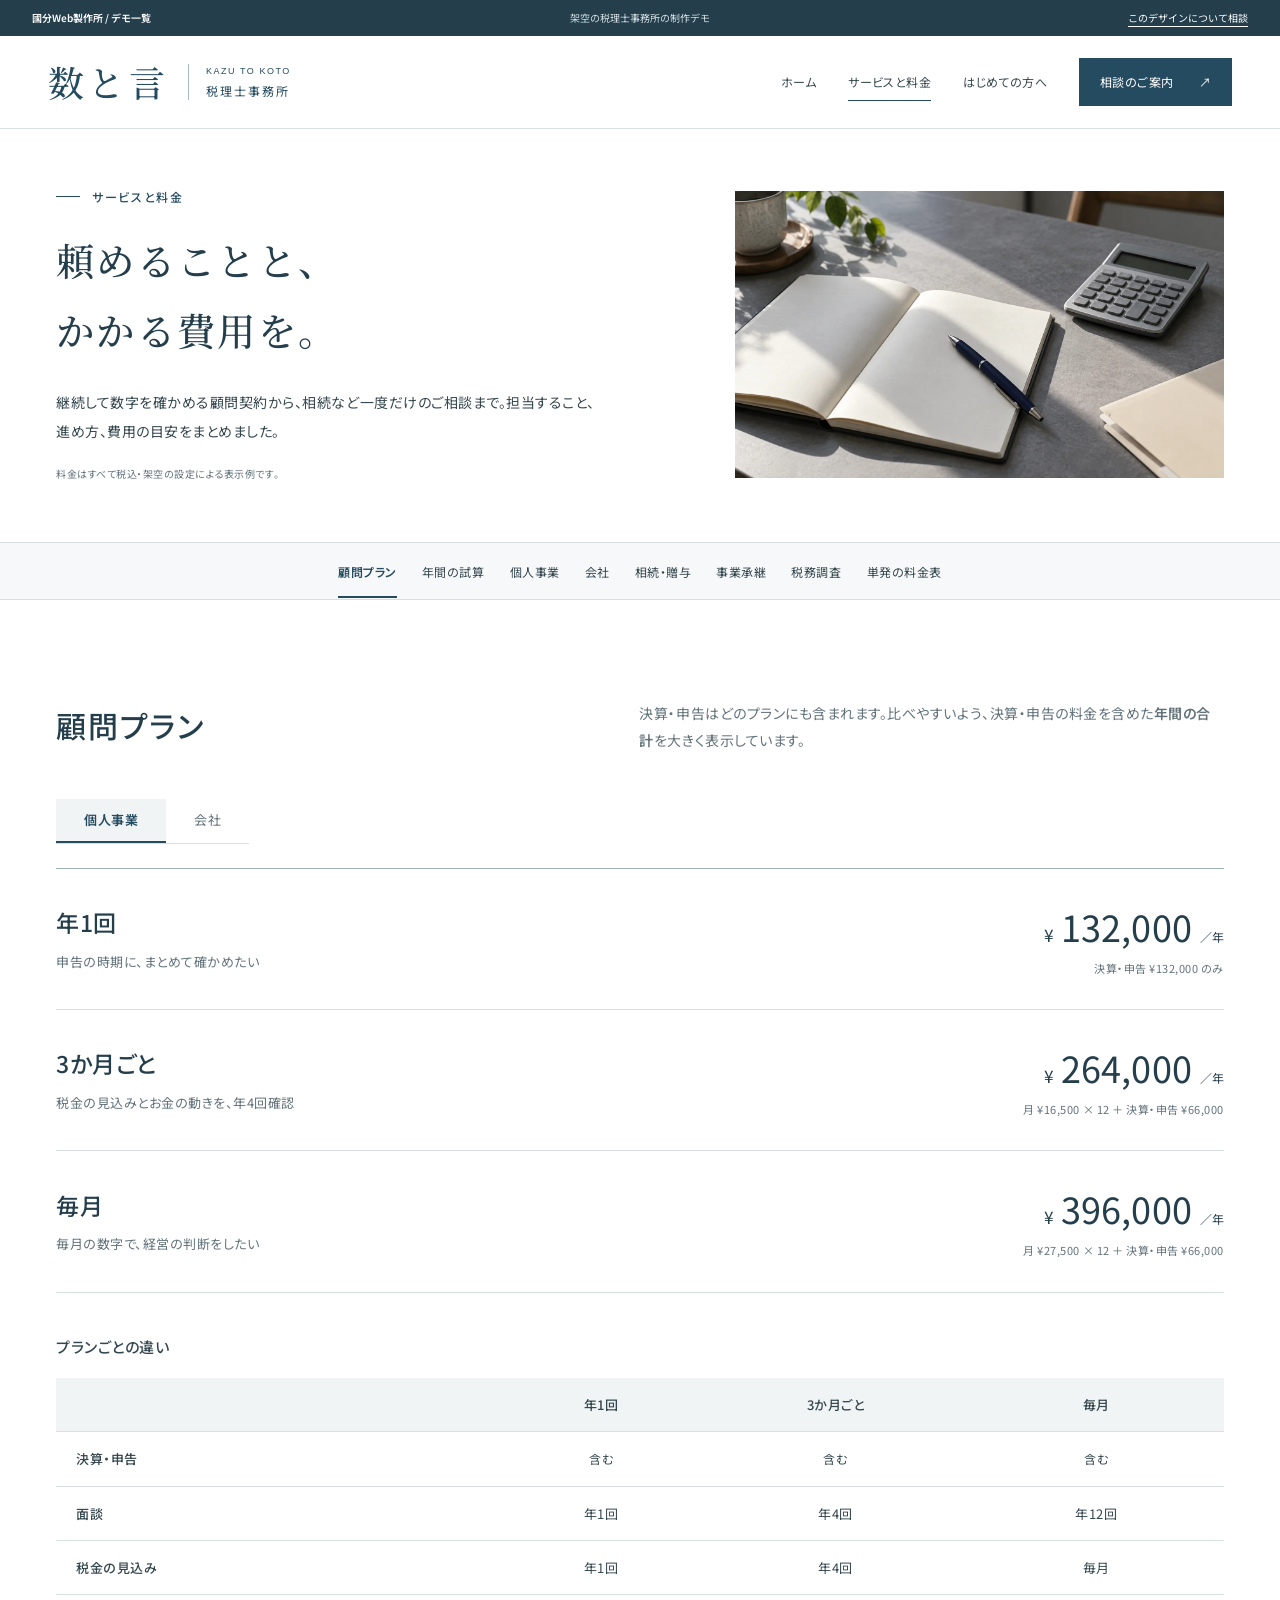
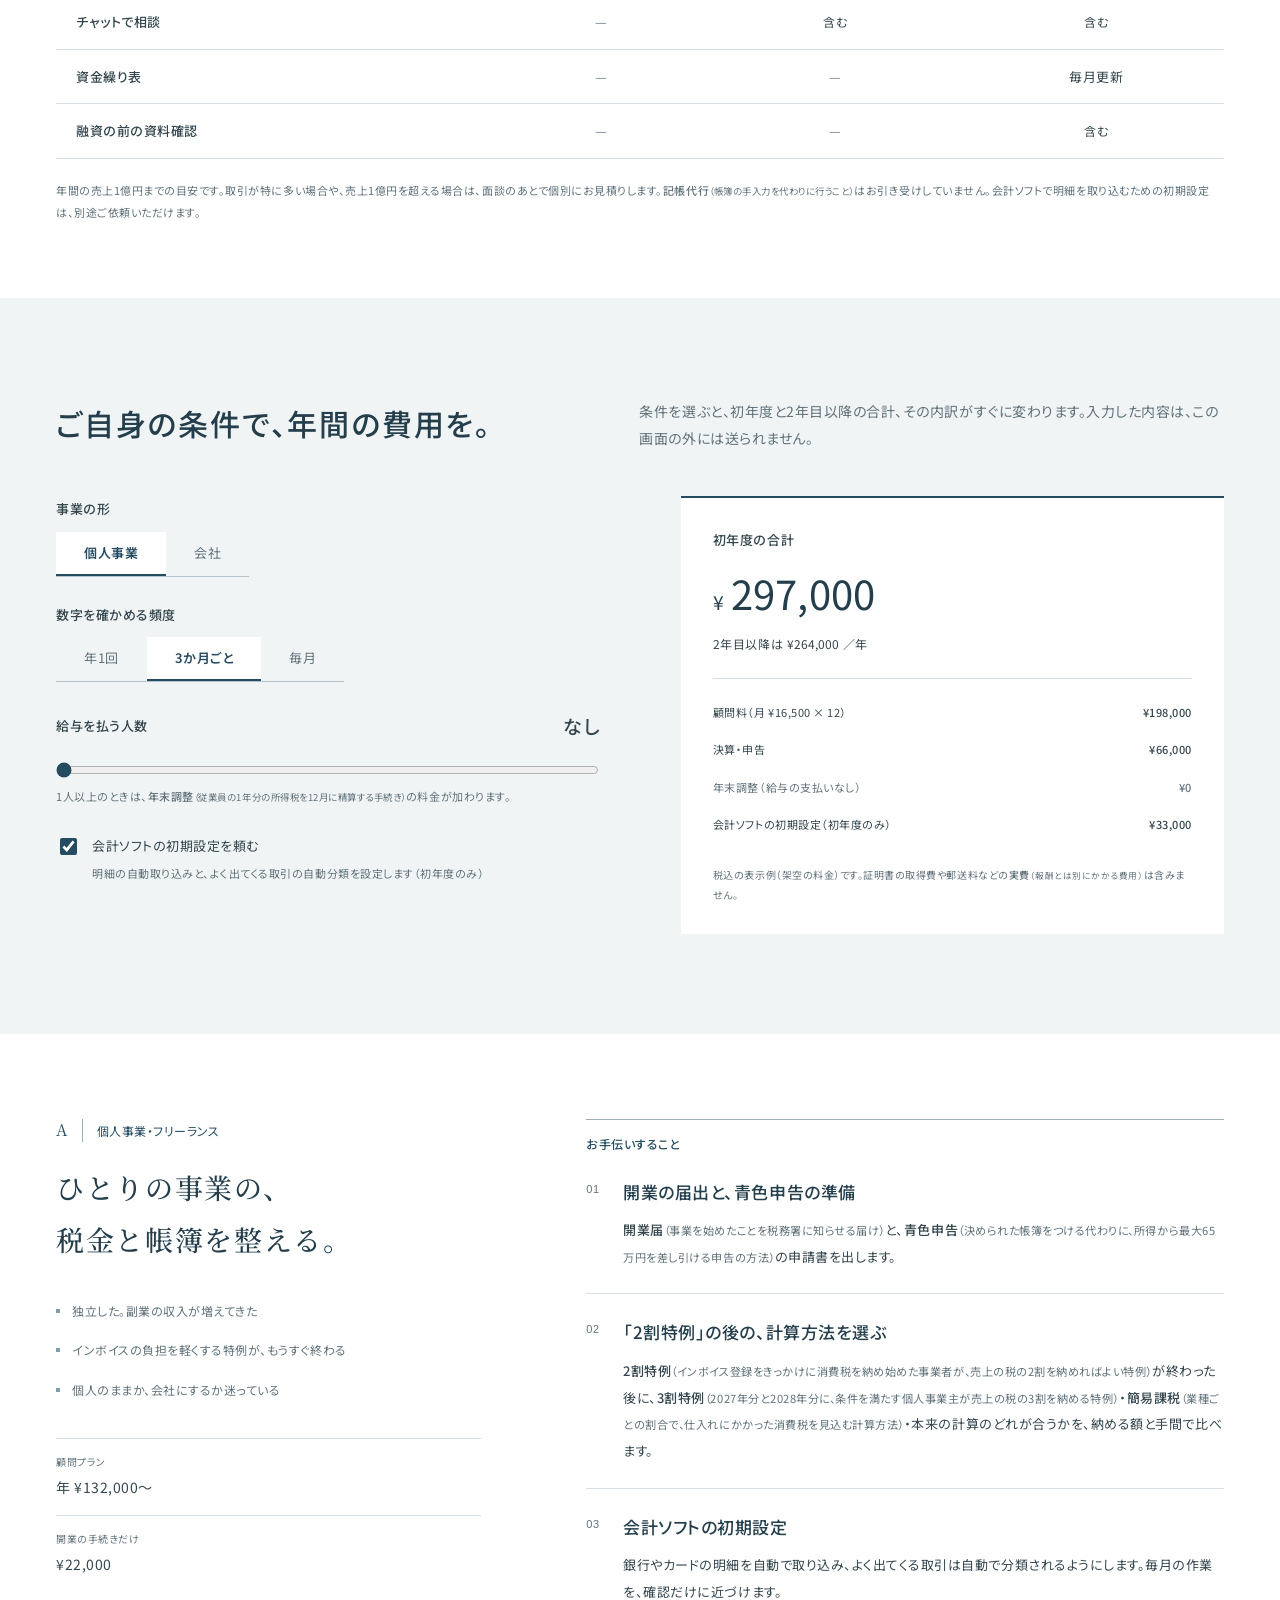
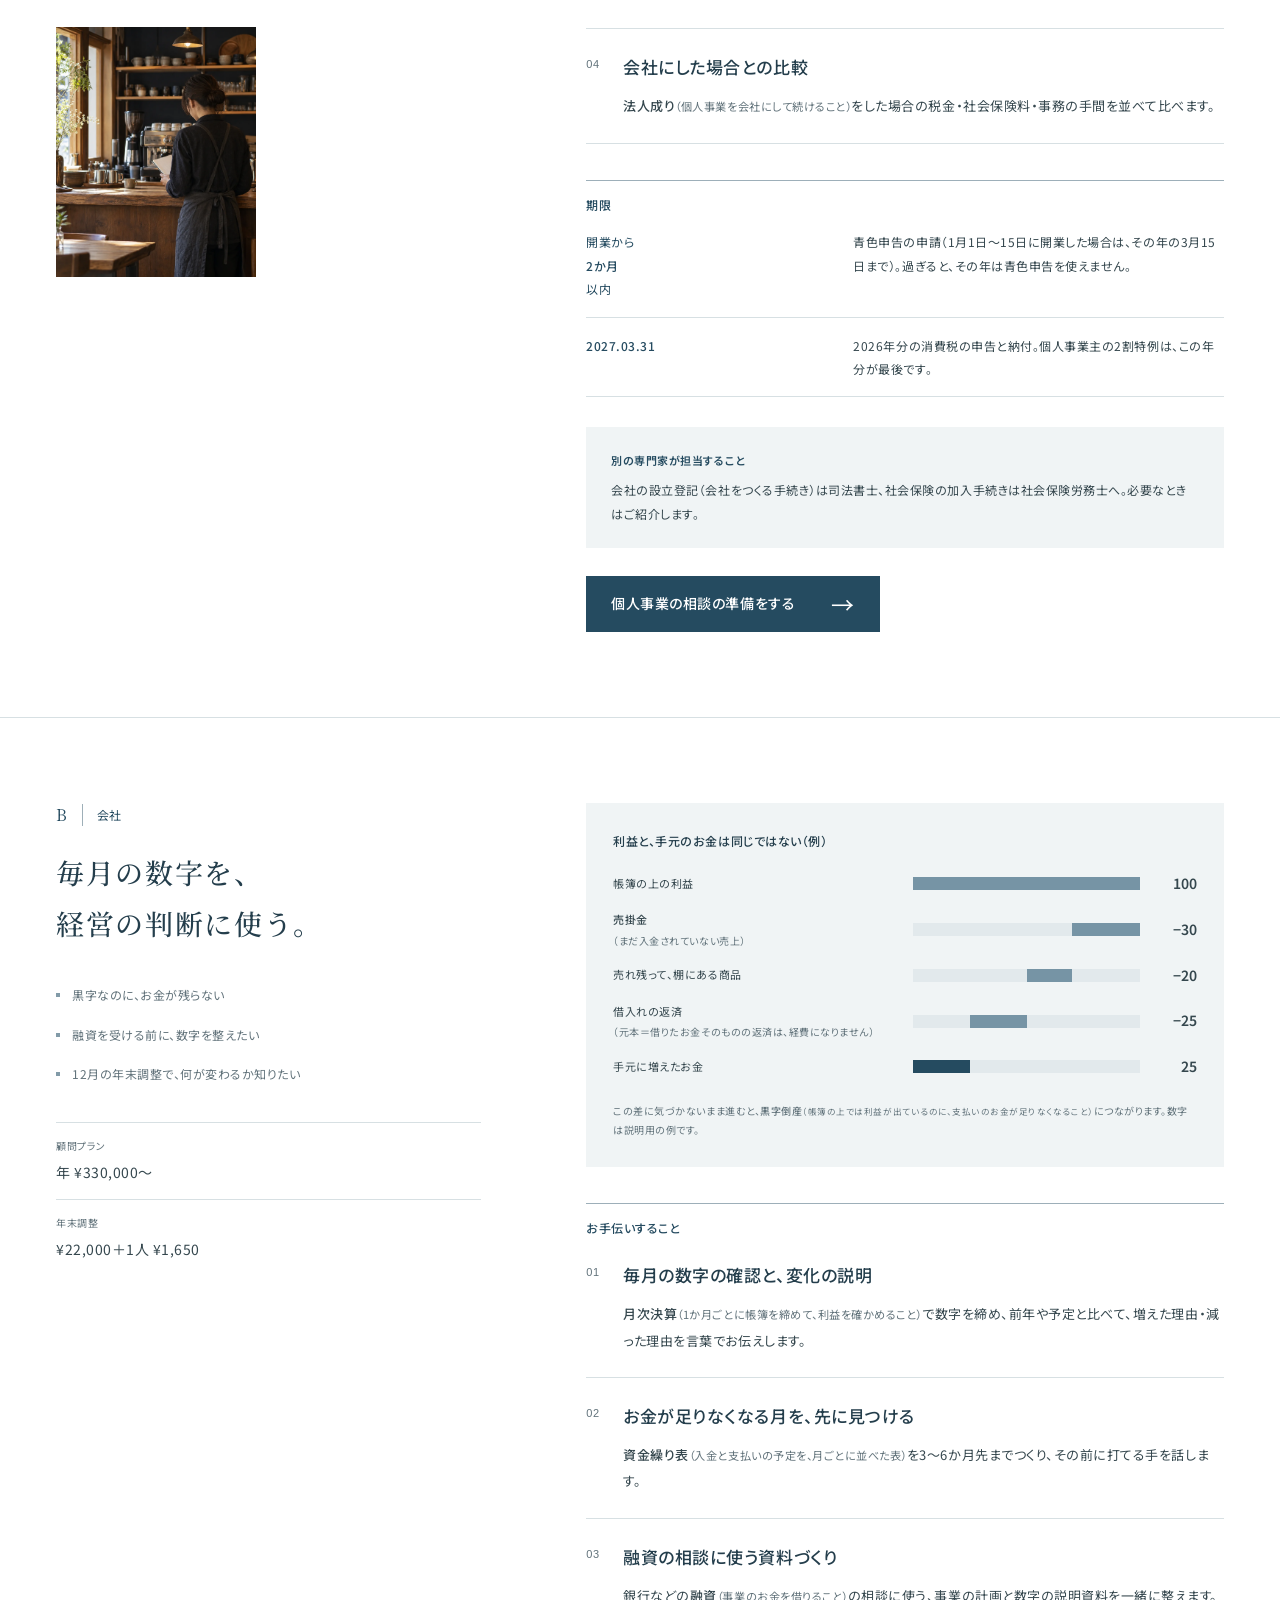
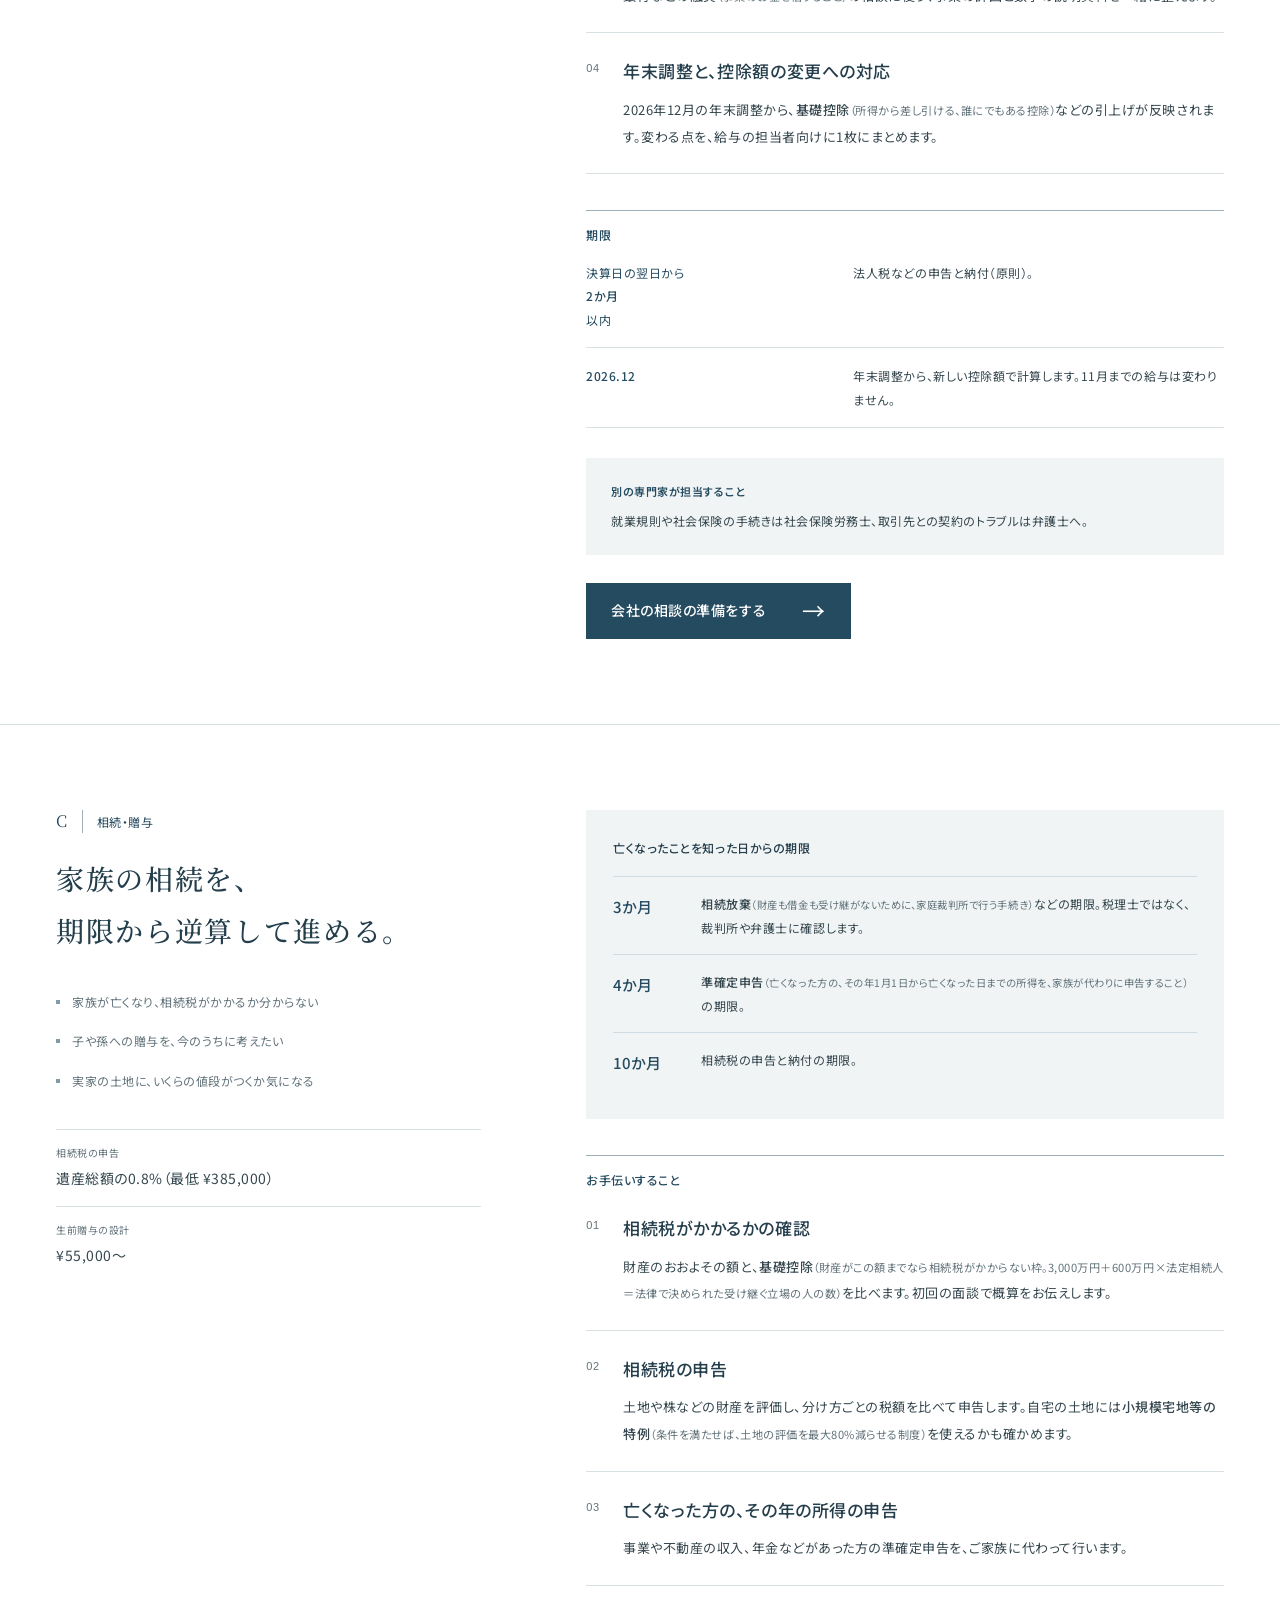
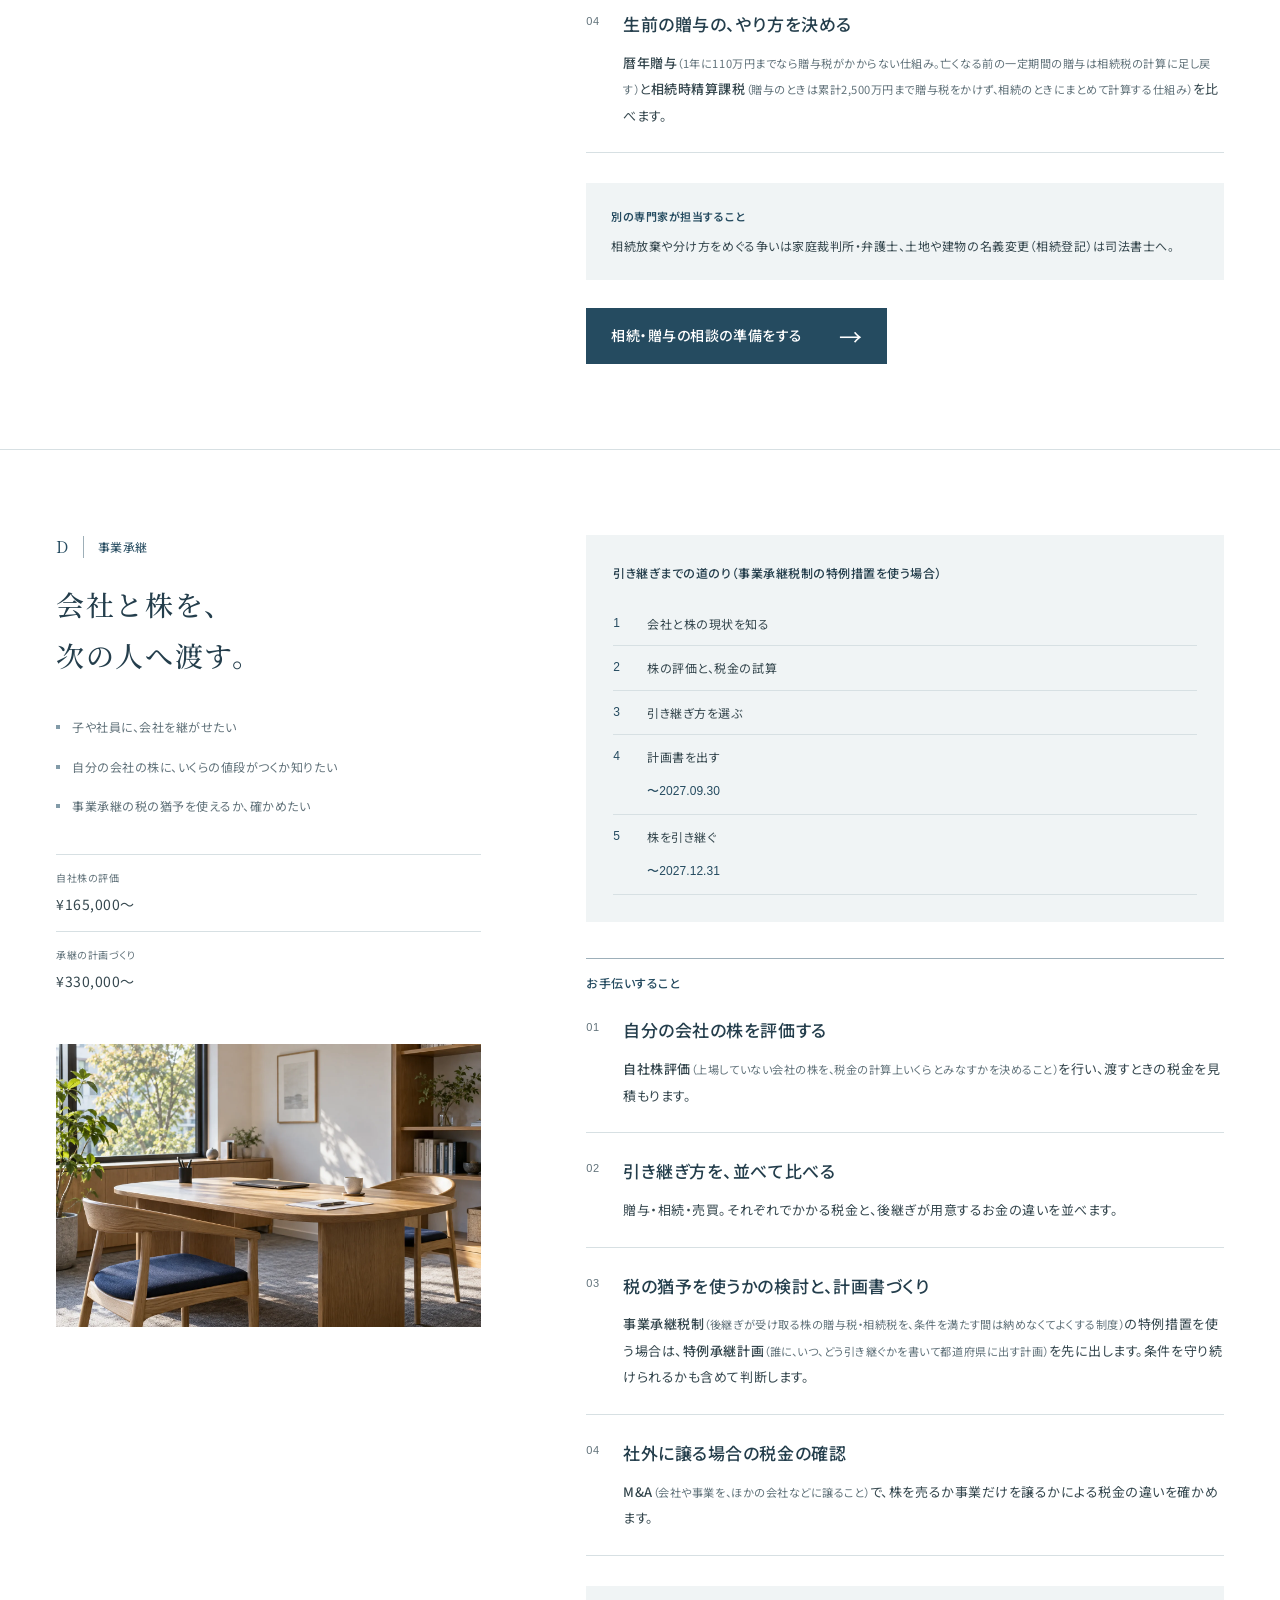
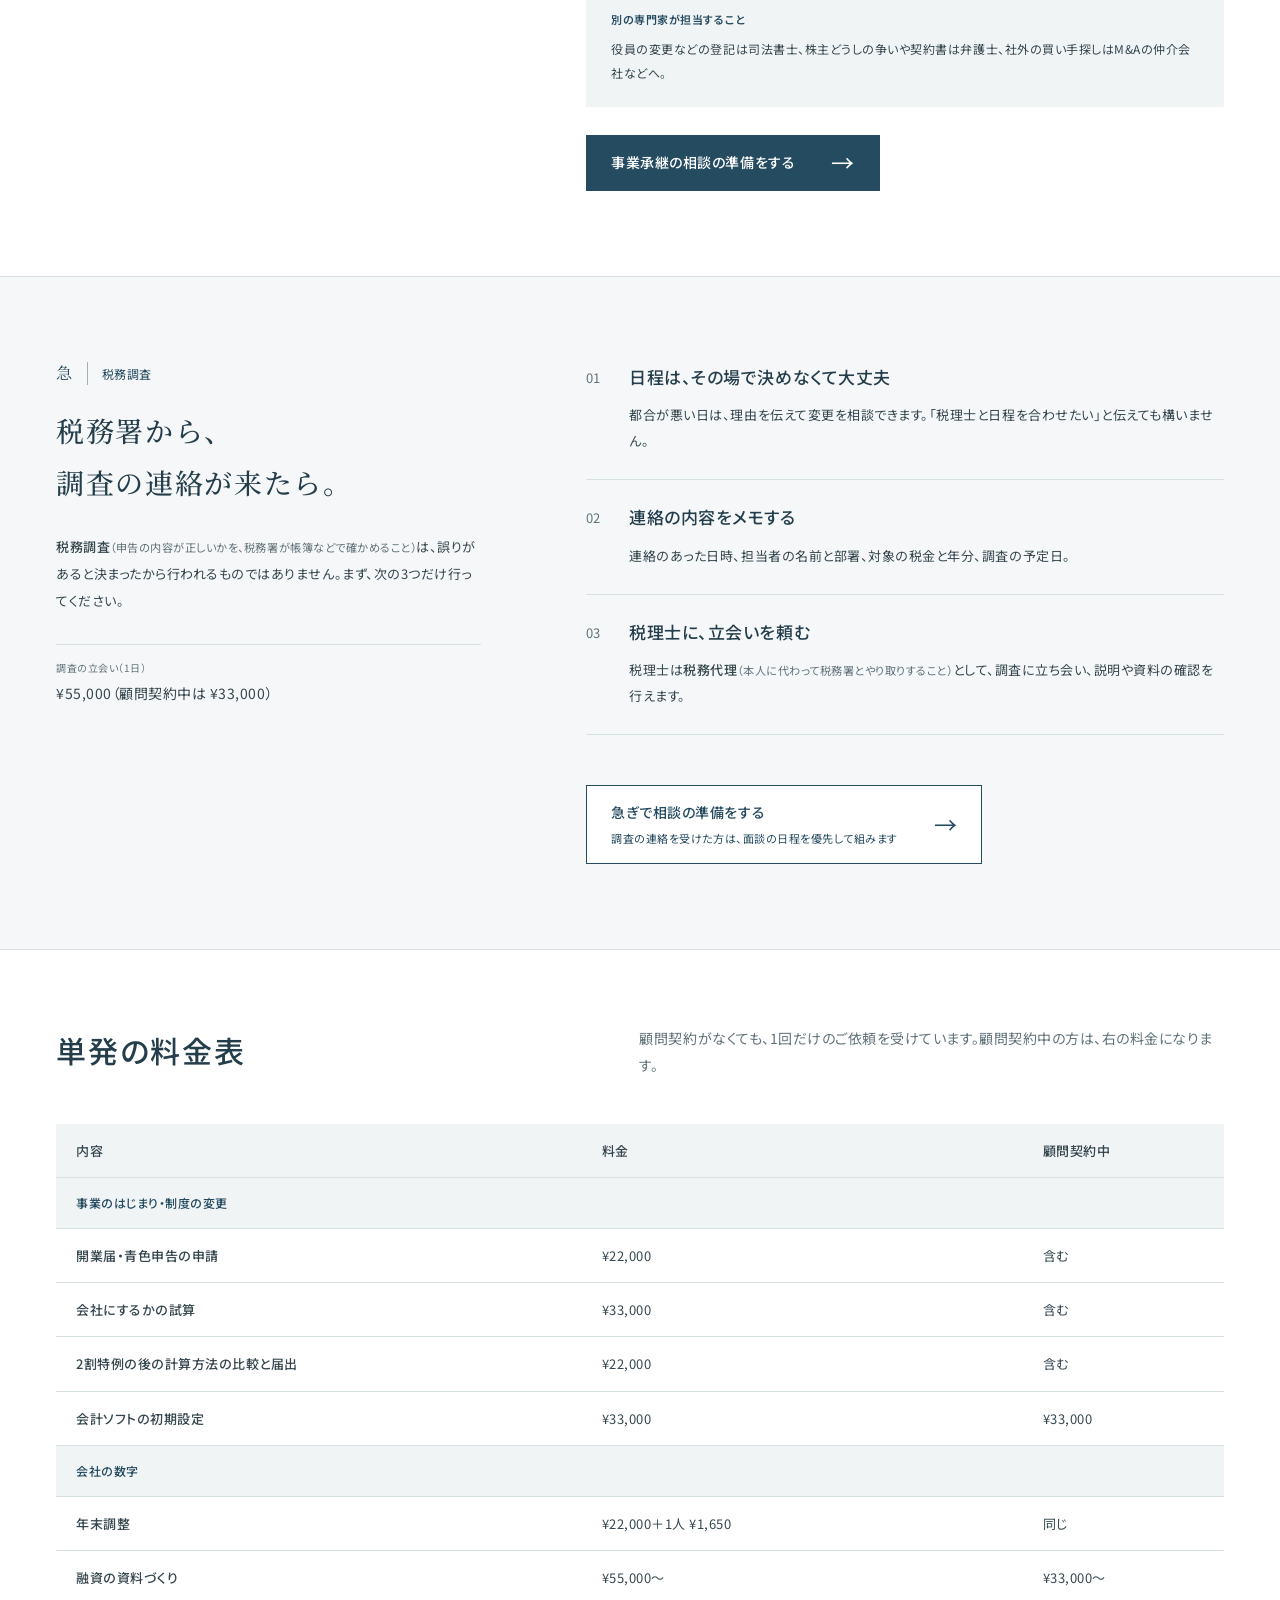
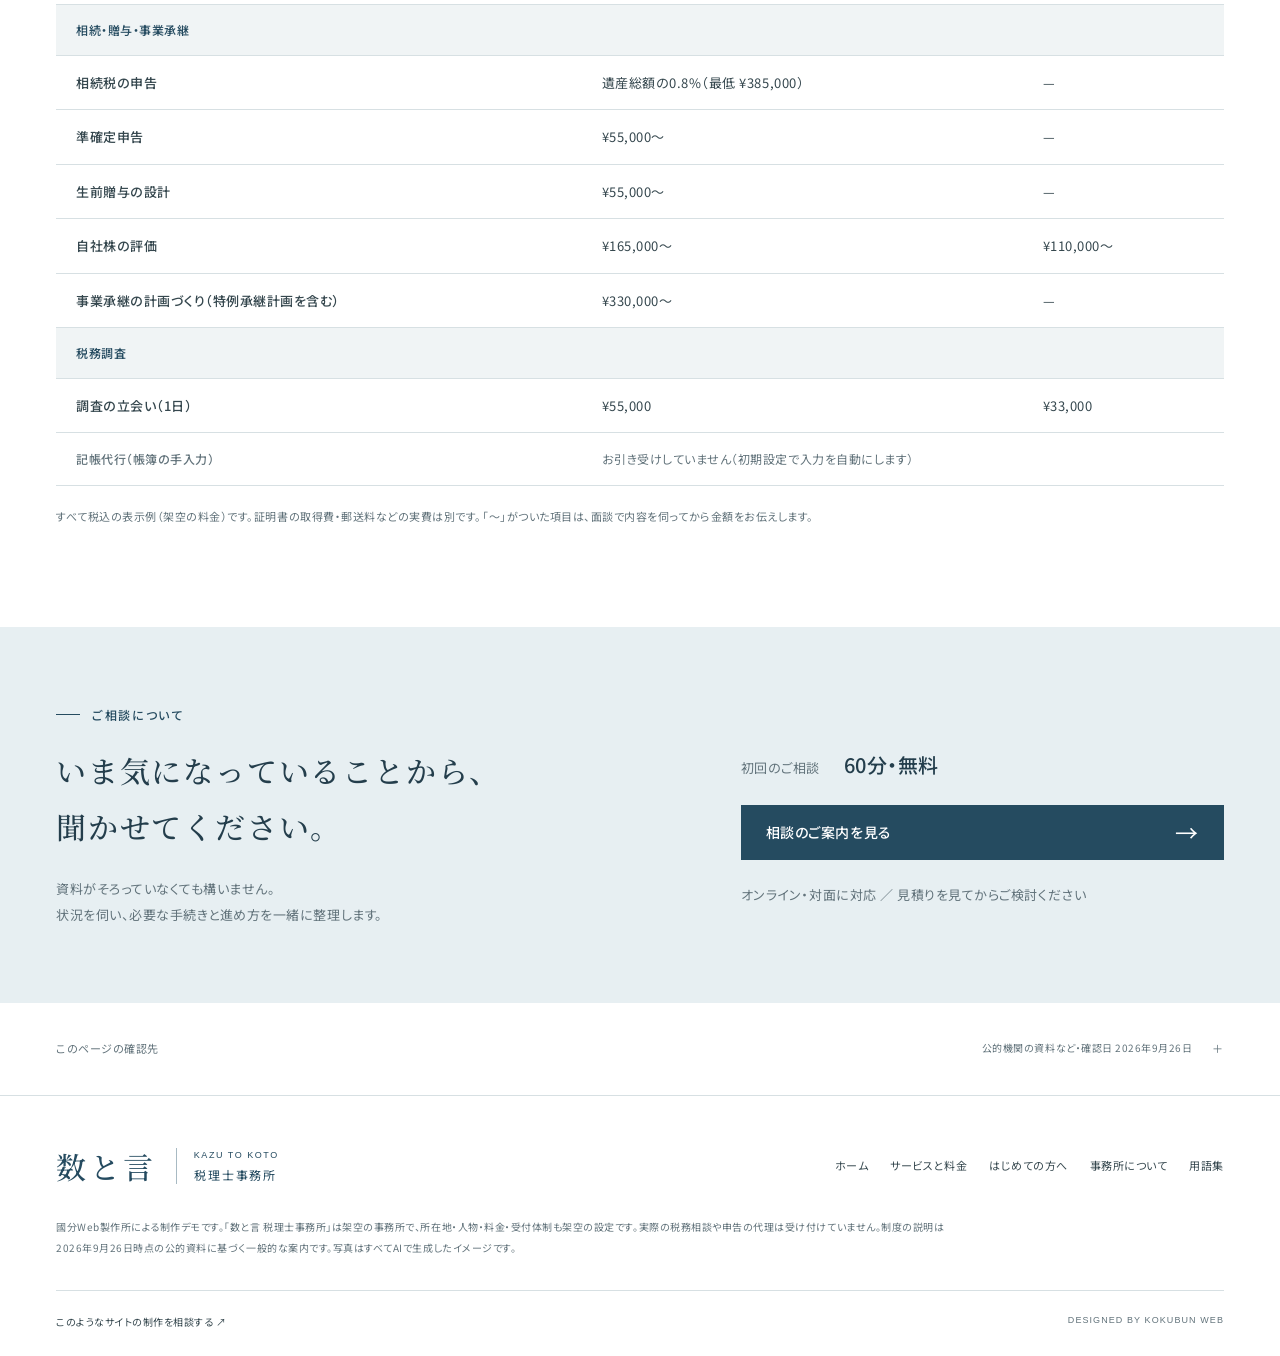
<file: demos/tax/services.html>
<!doctype html>
<html lang="ja">
<head>
<meta charset="utf-8">
<meta name="viewport" content="width=device-width, initial-scale=1">
<meta name="robots" content="noindex,follow">
<title>サービスと料金｜数と言 税理士事務所（制作デモ）</title>
<meta name="description" content="顧問プランは数字を確かめる頻度で選べる3種類。個人事業・会社・相続と贈与・事業承継・税務調査の内容と料金の目安、単発の料金表、年間の合計を出せる試算。架空の税理士事務所の制作デモです。">
<meta name="theme-color" content="#254b60">
<link rel="icon" type="image/svg+xml" href="../../favicon.svg?v=20260925.1">
<link rel="preconnect" href="https://fonts.googleapis.com">
<link rel="preconnect" href="https://fonts.gstatic.com" crossorigin>
<link href="https://fonts.googleapis.com/css2?family=Noto+Sans+JP:wght@400;500;600;700&amp;family=Noto+Serif+JP:wght@400;500;600&amp;display=swap" rel="stylesheet">
<link rel="stylesheet" href="../demo.css?v=20260925.1">
<link rel="stylesheet" href="style.css?v=20261007.2">
<script src="script.js?v=20261007.2" defer></script>
</head>
<body class="p-services">
<aside class="demo-notice" aria-label="制作デモの案内"><a href="../../index.html#demos">國分Web製作所 / デモ一覧</a><span>架空の税理士事務所の制作デモ</span><a href="../../contact.html?demo=tax">このデザインについて相談</a></aside><a class="skip" href="#main">本文へ移動</a>

<header class="hd" data-header><div class="hd-in">
<a class="logo" href="index.html" aria-label="数と言 税理士事務所 トップ"><span class="logo-name">数と言</span><span class="logo-detail"><span>KAZU TO KOTO</span><span>税理士事務所</span></span></a><nav class="gnav" aria-label="メインメニュー"><a href="index.html">ホーム</a><a href="services.html">サービスと料金</a><a href="consult.html">はじめての方へ</a><a class="gnav-cta" href="consult.html#reserve">相談のご案内 <span aria-hidden="true">↗</span></a></nav>
</div></header><main id="main">
  <section class="page-hero" aria-labelledby="page-title"><div class="wrap page-hero-in">
<div>
<p class="eyebrow">サービスと料金</p>
<h1 id="page-title">頼めることと、<br>かかる費用を。</h1>
<p class="page-lead">継続して数字を確かめる顧問契約から、相続など一度だけのご相談まで。担当すること、進め方、費用の目安をまとめました。</p>
<p class="page-caption">料金はすべて税込・架空の設定による表示例です。</p>
</div>
<figure><img src="images/desk.webp" width="1536" height="1024" alt="ノートと電卓を広げ、相談に備えた机。生成イメージ。" fetchpriority="high"></figure>
</div></section><nav class="jump" aria-label="このページの目次" data-jump>
    <div class="jump-in">
      <a href="#plans">顧問プラン</a><a href="#estimate">年間の試算</a><a href="#sole">個人事業</a><a href="#corp">会社</a><a href="#legacy">相続・贈与</a><a href="#succession">事業承継</a><a href="#audit">税務調査</a><a href="#fees">単発の料金表</a>
    </div>
  </nav>

  <section class="sec plans-sec" id="plans" aria-labelledby="plans-title" data-price>
    <div class="wrap">
      <header class="sec-head">
        <h2 id="plans-title" class="sec-title">顧問プラン</h2>
        <p class="sec-lead">決算・申告はどのプランにも含まれます。比べやすいよう、決算・申告の料金を含めた<b>年間の合計</b>を大きく表示しています。</p>
      </header>
      <div class="seg seg-lg" role="group" aria-label="事業の形を選ぶ">
<button type="button" data-entity="sole" aria-pressed="true">個人事業</button><button type="button" data-entity="corp" aria-pressed="false">会社</button>
</div>
      <ol class="plans" role="list">
        <li class="plan">
          <div class="plan-intro">
<h3 class="plan-name">年1回</h3>
          <p class="plan-for">申告の時期に、まとめて確かめたい</p>
          </div>
<div class="plan-cost">
<p class="plan-year"><span class="plan-yen">¥</span><span class="num" data-sole="132000" data-corp="330000" data-amount="">132,000</span><small>／年</small></p>
          <p class="plan-break" data-sole="決算・申告 ¥132,000 のみ" data-corp="決算・申告 ¥330,000 のみ">決算・申告 ¥132,000 のみ</p>
          </div>
</li>
        <li class="plan">
          <div class="plan-intro">
<h3 class="plan-name">3か月ごと</h3>
          <p class="plan-for">税金の見込みとお金の動きを、年4回確認</p>
          </div>
<div class="plan-cost">
<p class="plan-year"><span class="plan-yen">¥</span><span class="num" data-sole="264000" data-corp="561000" data-amount="">264,000</span><small>／年</small></p>
          <p class="plan-break" data-sole="月 ¥16,500 × 12 ＋ 決算・申告 ¥66,000" data-corp="月 ¥33,000 × 12 ＋ 決算・申告 ¥165,000">月 ¥16,500 × 12 ＋ 決算・申告 ¥66,000</p>
          </div>
</li>
        <li class="plan">
          <div class="plan-intro">
<h3 class="plan-name">毎月</h3>
          <p class="plan-for">毎月の数字で、経営の判断をしたい</p>
          </div>
<div class="plan-cost">
<p class="plan-year"><span class="plan-yen">¥</span><span class="num" data-sole="396000" data-corp="825000" data-amount="">396,000</span><small>／年</small></p>
          <p class="plan-break" data-sole="月 ¥27,500 × 12 ＋ 決算・申告 ¥66,000" data-corp="月 ¥55,000 × 12 ＋ 決算・申告 ¥165,000">月 ¥27,500 × 12 ＋ 決算・申告 ¥66,000</p>
          </div>
</li>
      </ol>
      <div class="compare">
        <table>
          <caption>プランごとの違い</caption>
          <thead><tr>
<th scope="col"><span class="sr-only">項目</span></th>
<th scope="col">年1回</th>
<th scope="col">3か月ごと</th>
<th scope="col">毎月</th>
</tr></thead>
          <tbody>
            <tr>
<th scope="row">決算・申告</th>
<td><span class="ok" aria-label="あり">含む</span></td>
<td><span class="ok" aria-label="あり">含む</span></td>
<td><span class="ok" aria-label="あり">含む</span></td>
</tr>
            <tr>
<th scope="row">面談</th>
<td>年1回</td>
<td>年4回</td>
<td>年12回</td>
</tr>
            <tr>
<th scope="row">税金の見込み</th>
<td>年1回</td>
<td>年4回</td>
<td>毎月</td>
</tr>
            <tr>
<th scope="row">チャットで相談</th>
<td><span class="no" aria-label="なし">—</span></td>
<td><span class="ok" aria-label="あり">含む</span></td>
<td><span class="ok" aria-label="あり">含む</span></td>
</tr>
            <tr>
<th scope="row">資金繰り表</th>
<td><span class="no" aria-label="なし">—</span></td>
<td><span class="no" aria-label="なし">—</span></td>
<td>毎月更新</td>
</tr>
            <tr>
<th scope="row">融資の前の資料確認</th>
<td><span class="no" aria-label="なし">—</span></td>
<td><span class="no" aria-label="なし">—</span></td>
<td><span class="ok" aria-label="あり">含む</span></td>
</tr>
          </tbody>
        </table>
        <p class="compare-note">年間の売上1億円までの目安です。取引が特に多い場合や、売上1億円を超える場合は、面談のあとで個別にお見積りします。<dfn class="term">記帳代行</dfn><span class="gloss">（帳簿の手入力を代わりに行うこと）</span>はお引き受けしていません。会計ソフトで明細を取り込むための初期設定は、別途ご依頼いただけます。</p>
      </div>
    </div>
  </section>

  <section class="sec calc-sec" id="estimate" aria-labelledby="calc-title" data-calc>
    <noscript><p class="wrap functional-note">料金の試算にはJavaScriptが必要です。下の金額は「個人事業・3か月ごと・給与なし・初期設定あり」の表示例です。上の料金表でも費用をご確認いただけます。</p></noscript>
<div class="wrap">
      <header class="sec-head">
        <h2 id="calc-title" class="sec-title">ご自身の条件で、年間の費用を。</h2>
        <p class="sec-lead">条件を選ぶと、初年度と2年目以降の合計、その内訳がすぐに変わります。入力した内容は、この画面の外には送られません。</p>
      </header>
      <div class="calc">
        <form class="calc-form" onsubmit="return false">
          <fieldset class="calc-q">
            <legend>事業の形</legend>
            <div class="seg seg-radio">
<label><input type="radio" name="c-entity" value="sole" checked><span>個人事業</span></label><label><input type="radio" name="c-entity" value="corp"><span>会社</span></label>
</div>
          </fieldset>
          <fieldset class="calc-q">
            <legend>数字を確かめる頻度</legend>
            <div class="seg seg-radio">
<label><input type="radio" name="c-freq" value="year"><span>年1回</span></label><label><input type="radio" name="c-freq" value="quarter" checked><span>3か月ごと</span></label><label><input type="radio" name="c-freq" value="month"><span>毎月</span></label>
</div>
          </fieldset>
          <div class="calc-q">
            <label class="calc-range-label" for="c-staff">給与を払う人数<output data-staff-out for="c-staff">なし</output></label>
            <input class="calc-range" type="range" id="c-staff" name="c-staff" min="0" max="30" step="1" value="0">
            <p class="calc-hint">1人以上のときは、<dfn class="term">年末調整</dfn><span class="gloss">（従業員の1年分の所得税を12月に精算する手続き）</span>の料金が加わります。</p>
          </div>
          <label class="calc-check"><input type="checkbox" name="c-setup" checked><span>会計ソフトの初期設定を頼む<small>明細の自動取り込みと、よく出てくる取引の自動分類を設定します（初年度のみ）</small></span></label>
        </form>
        <div class="calc-out" aria-live="polite" aria-atomic="true">
          <p class="calc-label">初年度の合計</p>
          <p class="calc-big"><span class="plan-yen">¥</span><span class="num" data-calc-first>297,000</span></p>
          <p class="calc-next">2年目以降は <span class="num">¥<span data-calc-next>264,000</span></span> ／年</p>
          <ul class="calc-lines" role="list" data-calc-lines></ul>
          <p class="calc-note">税込の表示例（架空の料金）です。証明書の取得費や郵送料などの<dfn class="term">実費</dfn><span class="gloss">（報酬とは別にかかる費用）</span>は含みません。</p>
        </div>
      </div>
    </div>
  </section>

  <div class="svcs">
    <article class="svc" id="sole" aria-labelledby="sole-title">
      <div class="wrap svc-in">
        <header class="svc-side">
          <p class="svc-key"><span>A</span>個人事業・フリーランス</p>
          <h2 id="sole-title" class="svc-title">ひとりの事業の、<br>税金と帳簿を整える。</h2>
          <ul class="svc-when" role="list" aria-label="こんなときに">
<li>独立した。副業の収入が増えてきた</li>
<li>インボイスの負担を軽くする特例が、もうすぐ終わる</li>
<li>個人のままか、会社にするか迷っている</li>
</ul>
          <dl class="svc-price">
<div>
<dt>顧問プラン</dt>
<dd>年 ¥132,000〜</dd>
</div>
<div>
<dt>開業の手続きだけ</dt>
<dd>¥22,000</dd>
</div>
</dl>
        <figure class="svc-photo"><img src="images/business.webp" width="1086" height="1448" loading="lazy" alt="開店前の店内を整えるカフェの店主。生成イメージ。"></figure></header>
        <div class="svc-main">
          <h3 class="svc-h">お手伝いすること</h3>
          <ol class="svc-steps" role="list">
            <li>
<h4>開業の届出と、青色申告の準備</h4>
<p><dfn class="term">開業届</dfn><span class="gloss">（事業を始めたことを税務署に知らせる届け）</span>と、<dfn class="term">青色申告</dfn><span class="gloss">（決められた帳簿をつける代わりに、所得から最大65万円を差し引ける申告の方法）</span>の申請書を出します。</p>
</li>
            <li>
<h4>「2割特例」の後の、計算方法を選ぶ</h4>
<p><dfn class="term">2割特例</dfn><span class="gloss">（インボイス登録をきっかけに消費税を納め始めた事業者が、売上の税の2割を納めればよい特例）</span>が終わった後に、<dfn class="term">3割特例</dfn><span class="gloss">（2027年分と2028年分に、条件を満たす個人事業主が売上の税の3割を納める特例）</span>・<dfn class="term">簡易課税</dfn><span class="gloss">（業種ごとの割合で、仕入れにかかった消費税を見込む計算方法）</span>・本来の計算のどれが合うかを、納める額と手間で比べます。</p>
</li>
            <li>
<h4>会計ソフトの初期設定</h4>
<p>銀行やカードの明細を自動で取り込み、よく出てくる取引は自動で分類されるようにします。毎月の作業を、確認だけに近づけます。</p>
</li>
            <li>
<h4>会社にした場合との比較</h4>
<p><dfn class="term">法人成り</dfn><span class="gloss">（個人事業を会社にして続けること）</span>をした場合の税金・社会保険料・事務の手間を並べて比べます。</p>
</li>
          </ol>
          <h3 class="svc-h">期限</h3>
          <dl class="svc-dl">
<div>
<dt>開業から<b>2か月</b>以内</dt>
<dd>青色申告の申請（1月1日〜15日に開業した場合は、その年の3月15日まで）。過ぎると、その年は青色申告を使えません。</dd>
</div>
<div>
<dt><b>2027.03.31</b></dt>
<dd>2026年分の消費税の申告と納付。個人事業主の2割特例は、この年分が最後です。</dd>
</div>
</dl>
          <p class="svc-other"><b>別の専門家が担当すること</b>会社の設立登記（会社をつくる手続き）は司法書士、社会保険の加入手続きは社会保険労務士へ。必要なときはご紹介します。</p>
          <a class="btn btn-act" href="consult.html?s=sole#reserve"><span>個人事業の相談の準備をする</span><span aria-hidden="true">→</span></a>
        </div>
      </div>
    </article>

    <article class="svc" id="corp" aria-labelledby="corp-title">
      <div class="wrap svc-in">
        <header class="svc-side">
          <p class="svc-key"><span>B</span>会社</p>
          <h2 id="corp-title" class="svc-title">毎月の数字を、<br>経営の判断に使う。</h2>
          <ul class="svc-when" role="list" aria-label="こんなときに">
<li>黒字なのに、お金が残らない</li>
<li>融資を受ける前に、数字を整えたい</li>
<li>12月の年末調整で、何が変わるか知りたい</li>
</ul>
          <dl class="svc-price">
<div>
<dt>顧問プラン</dt>
<dd>年 ¥330,000〜</dd>
</div>
<div>
<dt>年末調整</dt>
<dd>¥22,000＋1人 ¥1,650</dd>
</div>
</dl>
        </header>
        <div class="svc-main">
          <figure class="fall-fig">
            <figcaption class="fall-cap">利益と、手元のお金は同じではない（例）</figcaption>
            <ol class="fall" role="list">
              <li style="--from:0;--to:100">
<span class="fall-label">帳簿の上の利益</span><span class="fall-bar"><i></i></span><b class="num">100</b>
</li>
              <li class="minus" style="--from:70;--to:100">
<span class="fall-label"><dfn class="term">売掛金</dfn><span class="gloss">（まだ入金されていない売上）</span></span><span class="fall-bar"><i></i></span><b class="num">−30</b>
</li>
              <li class="minus" style="--from:50;--to:70">
<span class="fall-label">売れ残って、棚にある商品</span><span class="fall-bar"><i></i></span><b class="num">−20</b>
</li>
              <li class="minus" style="--from:25;--to:50">
<span class="fall-label">借入れの返済<span class="gloss">（<dfn>元本</dfn>＝借りたお金そのものの返済は、経費になりません）</span></span><span class="fall-bar"><i></i></span><b class="num">−25</b>
</li>
              <li class="total" style="--from:0;--to:25">
<span class="fall-label">手元に増えたお金</span><span class="fall-bar"><i></i></span><b class="num">25</b>
</li>
            </ol>
            <p class="fall-note">この差に気づかないまま進むと、<dfn class="term">黒字倒産</dfn><span class="gloss">（帳簿の上では利益が出ているのに、支払いのお金が足りなくなること）</span>につながります。数字は説明用の例です。</p>
          </figure>
          <h3 class="svc-h">お手伝いすること</h3>
          <ol class="svc-steps" role="list">
            <li>
<h4>毎月の数字の確認と、変化の説明</h4>
<p><dfn class="term">月次決算</dfn><span class="gloss">（1か月ごとに帳簿を締めて、利益を確かめること）</span>で数字を締め、前年や予定と比べて、増えた理由・減った理由を言葉でお伝えします。</p>
</li>
            <li>
<h4>お金が足りなくなる月を、先に見つける</h4>
<p><dfn class="term">資金繰り表</dfn><span class="gloss">（入金と支払いの予定を、月ごとに並べた表）</span>を3〜6か月先までつくり、その前に打てる手を話します。</p>
</li>
            <li>
<h4>融資の相談に使う資料づくり</h4>
<p>銀行などの<dfn class="term">融資</dfn><span class="gloss">（事業のお金を借りること）</span>の相談に使う、事業の計画と数字の説明資料を一緒に整えます。</p>
</li>
            <li>
<h4>年末調整と、控除額の変更への対応</h4>
<p>2026年12月の年末調整から、<dfn class="term">基礎控除</dfn><span class="gloss">（所得から差し引ける、誰にでもある控除）</span>などの引上げが反映されます。変わる点を、給与の担当者向けに1枚にまとめます。</p>
</li>
          </ol>
          <h3 class="svc-h">期限</h3>
          <dl class="svc-dl">
<div>
<dt>決算日の翌日から<b>2か月</b>以内</dt>
<dd>法人税などの申告と納付（原則）。</dd>
</div>
<div>
<dt><b>2026.12</b></dt>
<dd>年末調整から、新しい控除額で計算します。11月までの給与は変わりません。</dd>
</div>
</dl>
          <p class="svc-other"><b>別の専門家が担当すること</b>就業規則や社会保険の手続きは社会保険労務士、取引先との契約のトラブルは弁護士へ。</p>
          <a class="btn btn-act" href="consult.html?s=corp#reserve"><span>会社の相談の準備をする</span><span aria-hidden="true">→</span></a>
        </div>
      </div>
    </article>

    <article class="svc" id="legacy" aria-labelledby="legacy-title">
      <div class="wrap svc-in">
        <header class="svc-side">
          <p class="svc-key"><span>C</span>相続・贈与</p>
          <h2 id="legacy-title" class="svc-title">家族の相続を、<br>期限から逆算して進める。</h2>
          <ul class="svc-when" role="list" aria-label="こんなときに">
<li>家族が亡くなり、相続税がかかるか分からない</li>
<li>子や孫への贈与を、今のうちに考えたい</li>
<li>実家の土地に、いくらの値段がつくか気になる</li>
</ul>
          <dl class="svc-price">
<div>
<dt>相続税の申告</dt>
<dd>遺産総額の0.8%（最低 ¥385,000）</dd>
</div>
<div>
<dt>生前贈与の設計</dt>
<dd>¥55,000〜</dd>
</div>
</dl>
        </header>
        <div class="svc-main">
          <figure class="months">
            <figcaption class="fall-cap">亡くなったことを知った日からの期限</figcaption>
            <ol class="months-list" role="list">
              <li>
<b class="num">3か月</b><span><dfn class="term">相続放棄</dfn><span class="gloss">（財産も借金も受け継がないために、家庭裁判所で行う手続き）</span>などの期限。税理士ではなく、裁判所や弁護士に確認します。</span>
</li>
              <li>
<b class="num">4か月</b><span><dfn class="term">準確定申告</dfn><span class="gloss">（亡くなった方の、その年1月1日から亡くなった日までの所得を、家族が代わりに申告すること）</span>の期限。</span>
</li>
              <li>
<b class="num">10か月</b><span>相続税の申告と納付の期限。</span>
</li>
            </ol>
          </figure>
          <h3 class="svc-h">お手伝いすること</h3>
          <ol class="svc-steps" role="list">
            <li>
<h4>相続税がかかるかの確認</h4>
<p>財産のおおよその額と、<dfn class="term">基礎控除</dfn><span class="gloss">（財産がこの額までなら相続税がかからない枠。3,000万円＋600万円×<dfn>法定相続人</dfn>＝法律で決められた受け継ぐ立場の人の数）</span>を比べます。初回の面談で概算をお伝えします。</p>
</li>
            <li>
<h4>相続税の申告</h4>
<p>土地や株などの財産を評価し、分け方ごとの税額を比べて申告します。自宅の土地には<dfn class="term">小規模宅地等の特例</dfn><span class="gloss">（条件を満たせば、土地の評価を最大80%減らせる制度）</span>を使えるかも確かめます。</p>
</li>
            <li>
<h4>亡くなった方の、その年の所得の申告</h4>
<p>事業や不動産の収入、年金などがあった方の準確定申告を、ご家族に代わって行います。</p>
</li>
            <li>
<h4>生前の贈与の、やり方を決める</h4>
<p><dfn class="term">暦年贈与</dfn><span class="gloss">（1年に110万円までなら贈与税がかからない仕組み。亡くなる前の一定期間の贈与は相続税の計算に足し戻す）</span>と<dfn class="term">相続時精算課税</dfn><span class="gloss">（贈与のときは累計2,500万円まで贈与税をかけず、相続のときにまとめて計算する仕組み）</span>を比べます。</p>
</li>
          </ol>
          <p class="svc-other"><b>別の専門家が担当すること</b>相続放棄や分け方をめぐる争いは家庭裁判所・弁護士、土地や建物の名義変更（相続登記）は司法書士へ。</p>
          <a class="btn btn-act" href="consult.html?s=legacy#reserve"><span>相続・贈与の相談の準備をする</span><span aria-hidden="true">→</span></a>
        </div>
      </div>
    </article>

    <article class="svc" id="succession" aria-labelledby="succession-title">
      <div class="wrap svc-in">
        <header class="svc-side">
          <p class="svc-key"><span>D</span>事業承継</p>
          <h2 id="succession-title" class="svc-title">会社と株を、<br>次の人へ渡す。</h2>
          <ul class="svc-when" role="list" aria-label="こんなときに">
<li>子や社員に、会社を継がせたい</li>
<li>自分の会社の株に、いくらの値段がつくか知りたい</li>
<li>事業承継の税の猶予を使えるか、確かめたい</li>
</ul>
          <dl class="svc-price">
<div>
<dt>自社株の評価</dt>
<dd>¥165,000〜</dd>
</div>
<div>
<dt>承継の計画づくり</dt>
<dd>¥330,000〜</dd>
</div>
</dl>
        <figure class="svc-photo svc-photo-wide"><img src="images/office.webp" width="1536" height="1024" loading="lazy" alt="窓辺に机と椅子を置いた、小さな相談室。生成イメージ。"></figure></header>
        <div class="svc-main">
          <figure class="baton-fig">
            <figcaption class="fall-cap">引き継ぎまでの道のり（事業承継税制の特例措置を使う場合）</figcaption>
            <ol class="baton" role="list">
              <li>
<span class="num">1</span>会社と株の現状を知る</li>
              <li>
<span class="num">2</span>株の評価と、税金の試算</li>
              <li>
<span class="num">3</span>引き継ぎ方を選ぶ</li>
              <li class="is-deadline">
<span class="num">4</span>計画書を出す<b class="num">〜2027.09.30</b>
</li>
              <li class="is-deadline">
<span class="num">5</span>株を引き継ぐ<b class="num">〜2027.12.31</b>
</li>
            </ol>
          </figure>
          <h3 class="svc-h">お手伝いすること</h3>
          <ol class="svc-steps" role="list">
            <li>
<h4>自分の会社の株を評価する</h4>
<p><dfn class="term">自社株評価</dfn><span class="gloss">（上場していない会社の株を、税金の計算上いくらとみなすかを決めること）</span>を行い、渡すときの税金を見積もります。</p>
</li>
            <li>
<h4>引き継ぎ方を、並べて比べる</h4>
<p>贈与・相続・売買。それぞれでかかる税金と、後継ぎが用意するお金の違いを並べます。</p>
</li>
            <li>
<h4>税の猶予を使うかの検討と、計画書づくり</h4>
<p><dfn class="term">事業承継税制</dfn><span class="gloss">（後継ぎが受け取る株の贈与税・相続税を、条件を満たす間は納めなくてよくする制度）</span>の特例措置を使う場合は、<dfn class="term">特例承継計画</dfn><span class="gloss">（誰に、いつ、どう引き継ぐかを書いて都道府県に出す計画）</span>を先に出します。条件を守り続けられるかも含めて判断します。</p>
</li>
            <li>
<h4>社外に譲る場合の税金の確認</h4>
<p><dfn class="term">M&amp;A</dfn><span class="gloss">（会社や事業を、ほかの会社などに譲ること）</span>で、株を売るか事業だけを譲るかによる税金の違いを確かめます。</p>
</li>
          </ol>
          <p class="svc-other"><b>別の専門家が担当すること</b>役員の変更などの登記は司法書士、株主どうしの争いや契約書は弁護士、社外の買い手探しはM&amp;Aの仲介会社などへ。</p>
          <a class="btn btn-act" href="consult.html?s=succession#reserve"><span>事業承継の相談の準備をする</span><span aria-hidden="true">→</span></a>
        </div>
      </div>
    </article>

    <article class="svc svc-urgent" id="audit" aria-labelledby="audit-title">
      <div class="wrap svc-in">
        <header class="svc-side">
          <p class="svc-key"><span>急</span>税務調査</p>
          <h2 id="audit-title" class="svc-title">税務署から、<br>調査の連絡が来たら。</h2>
          <p class="svc-lead"><dfn class="term">税務調査</dfn><span class="gloss">（申告の内容が正しいかを、税務署が帳簿などで確かめること）</span>は、誤りがあると決まったから行われるものではありません。まず、次の3つだけ行ってください。</p>
          <dl class="svc-price"><div>
<dt>調査の立会い（1日）</dt>
<dd>¥55,000（顧問契約中は ¥33,000）</dd>
</div></dl>
        </header>
        <div class="svc-main">
          <ol class="urgent-steps" role="list">
            <li>
<span class="num">01</span><h3>日程は、その場で決めなくて大丈夫</h3>
<p>都合が悪い日は、理由を伝えて変更を相談できます。「税理士と日程を合わせたい」と伝えても構いません。</p>
</li>
            <li>
<span class="num">02</span><h3>連絡の内容をメモする</h3>
<p>連絡のあった日時、担当者の名前と部署、対象の税金と年分、調査の予定日。</p>
</li>
            <li>
<span class="num">03</span><h3>税理士に、立会いを頼む</h3>
<p>税理士は<dfn class="term">税務代理</dfn><span class="gloss">（本人に代わって税務署とやり取りすること）</span>として、調査に立ち会い、説明や資料の確認を行えます。</p>
</li>
          </ol>
          <a class="btn btn-white" href="consult.html?s=audit#reserve"><span>急ぎで相談の準備をする<small>調査の連絡を受けた方は、面談の日程を優先して組みます</small></span><span aria-hidden="true">→</span></a>
        </div>
      </div>
    </article>
  </div>

  <section class="sec fees-sec" id="fees" aria-labelledby="fees-title">
    <div class="wrap">
      <header class="sec-head">
        <h2 id="fees-title" class="sec-title">単発の料金表</h2>
        <p class="sec-lead">顧問契約がなくても、1回だけのご依頼を受けています。顧問契約中の方は、右の料金になります。</p>
      </header>
      <div class="fee-wrap">
        <table class="fee-table">
          <caption class="sr-only">単発のご依頼の料金（税込・表示例）</caption>
          <thead><tr>
<th scope="col">内容</th>
<th scope="col">料金</th>
<th scope="col">顧問契約中</th>
</tr></thead>
          <tbody>
            <tr><th scope="rowgroup" colspan="3" class="fee-group">事業のはじまり・制度の変更</th></tr>
            <tr>
<th scope="row">開業届・青色申告の申請</th>
<td>¥22,000</td>
<td>含む</td>
</tr>
            <tr>
<th scope="row">会社にするかの試算</th>
<td>¥33,000</td>
<td>含む</td>
</tr>
            <tr>
<th scope="row">2割特例の後の計算方法の比較と届出</th>
<td>¥22,000</td>
<td>含む</td>
</tr>
            <tr>
<th scope="row">会計ソフトの初期設定</th>
<td>¥33,000</td>
<td>¥33,000</td>
</tr>
            <tr><th scope="rowgroup" colspan="3" class="fee-group">会社の数字</th></tr>
            <tr>
<th scope="row">年末調整</th>
<td>¥22,000＋1人 ¥1,650</td>
<td>同じ</td>
</tr>
            <tr>
<th scope="row">融資の資料づくり</th>
<td>¥55,000〜</td>
<td>¥33,000〜</td>
</tr>
            <tr><th scope="rowgroup" colspan="3" class="fee-group">相続・贈与・事業承継</th></tr>
            <tr>
<th scope="row">相続税の申告</th>
<td>遺産総額の0.8%（最低 ¥385,000）</td>
<td>—</td>
</tr>
            <tr>
<th scope="row">準確定申告</th>
<td>¥55,000〜</td>
<td>—</td>
</tr>
            <tr>
<th scope="row">生前贈与の設計</th>
<td>¥55,000〜</td>
<td>—</td>
</tr>
            <tr>
<th scope="row">自社株の評価</th>
<td>¥165,000〜</td>
<td>¥110,000〜</td>
</tr>
            <tr>
<th scope="row">事業承継の計画づくり（特例承継計画を含む）</th>
<td>¥330,000〜</td>
<td>—</td>
</tr>
            <tr><th scope="rowgroup" colspan="3" class="fee-group">税務調査</th></tr>
            <tr>
<th scope="row">調査の立会い（1日）</th>
<td>¥55,000</td>
<td>¥33,000</td>
</tr>
            <tr class="fee-no">
<th scope="row">記帳代行（帳簿の手入力）</th>
<td colspan="2">お引き受けしていません（初期設定で入力を自動にします）</td>
</tr>
          </tbody>
        </table>
        <p class="fee-note">すべて税込の表示例（架空の料金）です。証明書の取得費・郵送料などの実費は別です。「〜」がついた項目は、面談で内容を伺ってから金額をお伝えします。</p>
      </div>
    </div>
  </section>

  <section class="cta" aria-labelledby="cta-title"><div class="wrap cta-in">
<div>
<p class="eyebrow">ご相談について</p>
<h2 id="cta-title">いま気になっていることから、<br>聞かせてください。</h2>
<p>資料がそろっていなくても構いません。<br>状況を伺い、必要な手続きと進め方を一緒に整理します。</p>
</div>
<div class="cta-side">
<p class="cta-free">初回のご相談 <b>60分・無料</b></p>
<a class="btn btn-act" href="consult.html#reserve">相談のご案内を見る <span aria-hidden="true">→</span></a><p class="cta-note">オンライン・対面に対応 ／ 見積りを見てからご検討ください</p>
</div>
</div></section><section class="sources wrap" aria-labelledby="sources-title">
    <details>
      <summary id="sources-title">このページの確認先<span>公的機関の資料など・確認日 2026年9月26日</span></summary>
      <ul>
        <li><a href="https://www.nta.go.jp/taxes/shiraberu/taxanswer/shotoku/2090.htm" target="_blank" rel="noopener noreferrer">国税庁：No.2090 新たに事業を始めたときの届出など ↗</a></li>
        <li><a href="https://www.nta.go.jp/taxes/shiraberu/taxanswer/shotoku/2072.htm" target="_blank" rel="noopener noreferrer">国税庁：No.2072 青色申告特別控除 ↗</a></li>
        <li><a href="https://www.nta.go.jp/taxes/shiraberu/zeimokubetsu/shohi/keigenzeiritsu/invoice-review/index.htm" target="_blank" rel="noopener noreferrer">国税庁：令和8年度税制改正特集（インボイス制度） ↗</a></li>
        <li><a href="https://www.nta.go.jp/users/gensen/2026kiso/index.htm" target="_blank" rel="noopener noreferrer">国税庁：令和8年度税制改正による所得税の基礎控除の引上げ等について ↗</a></li>
        <li><a href="https://www.nta.go.jp/taxes/nozei/nofu/24200042/noufu_kigen.htm" target="_blank" rel="noopener noreferrer">国税庁：主な国税の納期限 ↗</a></li>
        <li><a href="https://www.nta.go.jp/information/release/kokuzeicho/2025/sozoku_shinkoku/index.htm" target="_blank" rel="noopener noreferrer">国税庁：令和6年分 相続税の申告事績の概要 ↗</a></li>
        <li><a href="https://www.nta.go.jp/taxes/shiraberu/taxanswer/sozoku/4205.htm" target="_blank" rel="noopener noreferrer">国税庁：No.4205 相続税の申告と納税 ↗</a></li>
        <li><a href="https://www.nta.go.jp/taxes/shiraberu/taxanswer/sozoku/4152.htm" target="_blank" rel="noopener noreferrer">国税庁：No.4152 相続税の計算 ↗</a></li>
        <li><a href="https://www.nta.go.jp/taxes/shiraberu/taxanswer/sozoku/4124.htm" target="_blank" rel="noopener noreferrer">国税庁：No.4124 小規模宅地等の特例 ↗</a></li>
        <li><a href="https://www.nta.go.jp/taxes/shiraberu/taxanswer/shotoku/2022.htm" target="_blank" rel="noopener noreferrer">国税庁：No.2022 準確定申告 ↗</a></li>
        <li><a href="https://www.nta.go.jp/taxes/shiraberu/taxanswer/sozoku/4103.htm" target="_blank" rel="noopener noreferrer">国税庁：No.4103 相続時精算課税の選択 ↗</a></li>
        <li><a href="https://www.courts.go.jp/saiban/syurui/syurui_kazi/kazi_06_13/index.html" target="_blank" rel="noopener noreferrer">裁判所：相続の放棄の申述 ↗</a></li>
        <li><a href="https://www.tdb.co.jp/report/economic/20251121-successor25y/" target="_blank" rel="noopener noreferrer">帝国データバンク：全国「後継者不在率」動向調査（2025年） ↗</a></li>
        <li><a href="https://www.chusho.meti.go.jp/zaimu/shoukei/shoukei_enkatsu_tokurei_yoshiki.html" target="_blank" rel="noopener noreferrer">中小企業庁：法人版事業承継税制（特例措置）の認定に関する申請手続関係書類 ↗</a></li>
        <li><a href="https://www.nta.go.jp/information/other/data/h24/nozeikankyo/ippan.htm" target="_blank" rel="noopener noreferrer">国税庁：税務調査手続に関するFAQ（一般納税者向け） ↗</a></li>
        <li><a href="https://laws.e-gov.go.jp/law/326AC1000000237" target="_blank" rel="noopener noreferrer">e-Gov法令検索：税理士法 ↗</a></li>
      </ul>
    </details>
  </section>
</main>

<footer class="ft"><div class="wrap">
<div class="ft-top">
<a class="logo" href="index.html" aria-label="数と言 税理士事務所 トップ"><span class="logo-name">数と言</span><span class="logo-detail"><span>KAZU TO KOTO</span><span>税理士事務所</span></span></a><nav class="ft-nav" aria-label="フッターメニュー"><a href="index.html">ホーム</a><a href="services.html">サービスと料金</a><a href="consult.html">はじめての方へ</a><a href="consult.html#office">事務所について</a><a href="consult.html#glossary">用語集</a></nav>
</div>
<p class="ft-note">國分Web製作所による制作デモです。「数と言 税理士事務所」は架空の事務所で、所在地・人物・料金・受付体制も架空の設定です。実際の税務相談や申告の代理は受け付けていません。制度の説明は2026年9月26日時点の公的資料に基づく一般的な案内です。写真はすべてAIで生成したイメージです。</p>
<div class="ft-bottom">
<a href="../../contact.html?demo=tax">このようなサイトの制作を相談する ↗</a><span>DESIGNED BY KOKUBUN WEB</span>
</div>
</div></footer>
</body>
</html>
</file>
<file: assets/css/common.css>
/* Shared visual system — Kokubun Web */
:root {
  --paper: #f6f8fc;
  --paper-soft: #edf1f8;
  --paper-deep: #e3e9f3;
  --surface: #fff;
  --ink: #15223a;
  --ink-2: #28354b;
  --ink-3: #5e6a7d;
  --ink-4: #67758b;
  --accent: #2452d6;
  --accent-dark: #16358a;
  --accent-soft: #edf2ff;
  --rule: #dce2ed;
  --rule-soft: #e9edf4;
  --f-sans: "Noto Sans JP", "Hiragino Sans", "Yu Gothic", sans-serif;
  --f-num: "Inter", "Noto Sans JP", sans-serif;
  --f-mincho: var(--f-sans);
  --ease: cubic-bezier(.22, 1, .36, 1);
  --max: 1280px;
  --sec-y: 112px;
}
*, *::before, *::after { box-sizing: border-box; }
html { scroll-behavior: smooth; scroll-padding-top: 110px; -webkit-text-size-adjust: 100%; }
body { margin: 0; color: var(--ink); background: var(--paper); font-family: var(--f-sans); font-size: 1rem; line-height: 1.9; -webkit-font-smoothing: antialiased; overflow-x: clip; }
body::before { content: none; }
button, input, textarea { font: inherit; }
button, a { -webkit-tap-highlight-color: transparent; }
button { cursor: pointer; }
a { color: inherit; text-decoration: none; }
img { display: block; max-width: 100%; height: auto; }
h1, h2, h3, h4, p { margin-top: 0; }
h1, h2, h3, h4 { color: var(--ink); }
button, a, summary { touch-action: manipulation; }
a:focus-visible, button:focus-visible, summary:focus-visible { outline: 3px solid #4674f2; outline-offset: 5px; }
::selection { background: #dce6ff; color: #15223a; }
.wrap { width: min(calc(100% - 96px), var(--max)); max-width: none; padding: 0; margin-inline: auto; }
.skip-link { position: fixed; z-index: 100; top: 12px; left: 12px; padding: 12px 20px; background: var(--ink); color: white; transform: translateY(-180%); }
.skip-link:focus { transform: translateY(0); }
.site-header { position: sticky; inset: 0 0 auto; z-index: 50; padding: 0; background: rgba(246,248,252,.97); border-bottom: 1px solid var(--rule); backdrop-filter: blur(16px); transition: box-shadow .2s; }
.site-header.is-scrolled { background: rgba(246,248,252,.97); box-shadow: 0 3px 20px #15223a08; }
.header-inner { display: flex; min-height: 92px; align-items: center; gap: 32px; }
.brand { display: flex; flex-shrink: 0; align-items: center; gap: 12px; line-height: 1.3; }
.brand-symbol { width: 35px; height: 35px; border: 2px solid var(--accent); position: relative; }
.brand-symbol::before, .brand-symbol::after { content: ""; position: absolute; background: var(--accent); }
.brand-symbol::before { width: 2px; height: 23px; left: 10px; top: 4px; }
.brand-symbol::after { height: 2px; width: 23px; left: 4px; top: 10px; }
.brand-wordmark { display: grid; gap: 7px; }
.brand-mark { font: 700 1.125rem/1.2 var(--f-sans); letter-spacing: .06em; color: var(--ink); }
.brand-sub { font: 500 .75rem/1 var(--f-num); letter-spacing: .16em; color: var(--ink-3); }
.desktop-nav { display: flex; align-items: center; gap: 26px; margin-left: auto; }
.desktop-nav a { font-size: .875rem; font-weight: 500; padding-block: 14px; transition: color .2s; }
.desktop-nav a:hover { color: var(--accent); }
.header-cta { display: inline-flex; justify-content: center; align-items: center; gap: 22px; min-height: 46px; padding: 10px 20px; border: 1px solid var(--accent); border-radius: 4px; background: var(--accent); color: #fff; font-size: .875rem; font-weight: 500; white-space: nowrap; }
.header-cta:hover { background: var(--accent-dark); border-color: var(--accent-dark); }
.arrow { display: inline-block; width: 18px; height: 18px; flex-shrink: 0; vertical-align: middle; }
.menu-toggle { display: none; border: 1px solid var(--rule); width: 44px; height: 44px; border-radius: 4px; background: transparent; color: var(--ink); align-items: center; justify-content: center; padding: 0; }
.menu-toggle[hidden] { display: none; }
.menu-icon, .menu-icon::before { display: block; width: 18px; height: 2px; background: currentColor; position: relative; transition: transform .2s; }
.menu-icon { transform: translateY(-3px); }
.menu-icon::before { content: ""; position: absolute; top: 6px; }
.menu-toggle[aria-expanded="true"] .menu-icon { transform: rotate(45deg); }
.menu-toggle[aria-expanded="true"] .menu-icon::before { top: 0; transform: rotate(90deg); }
.mobile-nav { border-top: 1px solid var(--rule); padding: 14px 24px 24px; background: var(--paper); }
.mobile-nav[hidden] { display: none; }
.mobile-nav a { display: block; padding: 13px 0; border-bottom: 1px solid var(--rule); font-size: .9375rem; }
.btn { display: inline-flex; justify-content: center; align-items: center; gap: 32px; min-height: 56px; padding: 15px 25px; border: 1px solid transparent; border-radius: 4px; font-size: .9375rem; font-weight: 500; line-height: 1.5; transition: background .2s, border-color .2s, transform .2s; }
.btn:hover { transform: translateY(-2px); }
.btn-primary { background: var(--accent); border-color: var(--accent); color: #fff; }
.btn-primary:hover { background: var(--accent-dark); border-color: var(--accent-dark); }
.btn-ghost { background: transparent; border-color: #b9c5d9; color: var(--ink); }
.btn-ghost:hover { border-color: var(--accent); background: var(--accent-soft); }
.btn-white { background: #fff; color: var(--accent-dark); border-color: #fff; }
.btn-white:hover { background: #e7eeff; border-color: #e7eeff; }
.btn-outline-white { color: #fff; border-color: #7188c9; }
.btn-outline-white:hover { background: #ffffff12; }
.cta-row { display: flex; flex-wrap: wrap; align-items: center; gap: 14px; margin-top: 30px; }
.text-link { display: inline-flex; gap: 18px; align-items: center; border-bottom: 1px solid currentColor; padding-bottom: 5px; font-size: .875rem; font-weight: 500; color: var(--accent); }
.text-link:hover { color: var(--accent-dark); }
.eyebrow, .section-kicker { font: 500 .75rem/1.5 var(--f-num); letter-spacing: .16em; text-transform: uppercase; color: var(--accent); margin-bottom: 24px; }
.section { padding-block: var(--sec-y); }
.section-title { font: 600 clamp(1.75rem, 3vw, 2.5rem)/1.6 var(--f-sans); letter-spacing: .015em; margin-bottom: 0; }
.section-head { margin-bottom: 48px; }
.section-top { display: flex; justify-content: space-between; gap: 48px; align-items: flex-end; margin-bottom: 48px; }
.section-top .section-head { margin: 0; }
.section-intro { max-width: 480px; color: var(--ink-3); margin: 0 0 5px; font-size: 1rem; }
.muted, .fine-print { color: var(--ink-3); }
.fine-print { font-size: .8125rem; line-height: 1.9; }
.label { display: inline-block; padding: 5px 11px; background: var(--accent-soft); color: var(--accent); font-size: .75rem; line-height: 1.5; letter-spacing: .04em; }
.check-list { padding: 0; margin: 0; list-style: none; }
.check-list li { position: relative; padding-left: 23px; margin-block: 10px; font-size: .9375rem; }
.check-list li::before { content: ""; position: absolute; left: 2px; top: .65em; width: 10px; height: 6px; border-left: 1.5px solid var(--accent); border-bottom: 1.5px solid var(--accent); transform: rotate(-45deg); }
.site-footer { padding: 52px 0 24px; background: #f6f8fc; color: var(--ink-3); border-top: 1px solid var(--rule); }
.footer-top { display: flex; justify-content: space-between; gap: 30px; align-items: flex-start; padding-bottom: 36px; }
.footer-tagline { font-size: .8125rem; margin: 18px 0 0; }
.footer-nav { display: flex; flex-wrap: wrap; justify-content: flex-end; gap: 15px 30px; font-size: .875rem; }
.footer-nav a:hover { color: var(--accent); }
.footer-bottom { display: flex; justify-content: space-between; gap: 28px; align-items: flex-end; padding-top: 24px; border-top: 1px solid var(--rule); }
.footer-legal { font-size: .75rem; line-height: 1.9; margin: 0; }
.footer-copy { font: 400 .75rem/1.5 var(--f-num); white-space: nowrap; }
details > summary { cursor: pointer; list-style: none; }
details > summary::-webkit-details-marker { display: none; }
.reveal { opacity: 1; transform: none; }
@media (min-width: 901px) { .mobile-nav { display: none; } }
@media (max-width: 1050px) { .desktop-nav { gap: 18px; } .header-inner { gap: 22px; } .desktop-nav a { font-size: .8125rem; } }
@media (max-width: 900px) {
  :root { --sec-y: 80px; }
  .wrap { width: min(calc(100% - 56px), var(--max)); }
  .header-inner { min-height: 78px; gap: 16px; }
  .desktop-nav { display: none; }
  .header-cta { margin-left: auto; }
  .menu-toggle { display: inline-flex; }
  .section-top { align-items: flex-start; gap: 26px; }
  .section-intro { max-width: 42%; }
}
@media (max-width: 600px) {
  :root { --sec-y: 64px; }
  html { scroll-padding-top: 90px; }
  .wrap { width: calc(100% - 40px); }
  .header-inner { min-height: 72px; gap: 12px; }
  .brand { gap: 9px; }
  .brand-symbol { width: 28px; height: 28px; }
  .brand-symbol::before { height: 18px; top: 3px; left: 8px; }
  .brand-symbol::after { width: 18px; left: 3px; top: 8px; }
  .brand-mark { font-size: .9375rem; }
  .brand-sub { font-size: .75rem; letter-spacing: .08em; }
  .header-cta { min-height: 40px; padding: 8px 11px; font-size: .75rem; gap: 0; }
  .header-cta .arrow { display: none; }
  .menu-toggle { width: 40px; height: 40px; flex-shrink: 0; }
  .section-top { display: block; margin-bottom: 32px; }
  .section-intro { max-width: none; margin-top: 24px; }
  .section-head { margin-bottom: 32px; }
  .section-kicker { margin-bottom: 16px; }
  .section-title { font-size: 1.75rem; }
  .cta-row { gap: 12px; }
  .cta-row .btn { flex: 1 1 100%; }
  .btn { gap: 24px; }
  .footer-top, .footer-bottom { display: block; }
  .footer-nav { justify-content: flex-start; margin-top: 26px; gap: 14px 22px; }
  .footer-copy { display: block; margin-top: 20px; }
}
@media (max-width: 360px) { .header-inner { gap: 8px; } .brand-symbol { display: none; } }
@media (prefers-reduced-motion: reduce) { html { scroll-behavior: auto; } *, *::before, *::after { animation: none !important; transition: none !important; } }
</file>
<file: assets/css/index.css>
/* Homepage: clear structure, generous rhythm, precise blue accents. */
.services-overview { background: #fff; }
.service-grid { display: grid; grid-template-columns: repeat(3, minmax(0, 1fr)); border: 1px solid var(--rule); border-radius: 4px; overflow: hidden; }
.service-card { display: flex; flex-direction: column; padding: 36px 30px 26px; transition: background .2s; }
.service-card + .service-card { border-left: 1px solid var(--rule); }
.service-card:hover { background: var(--accent-soft); }
.service-index { display: flex; gap: 16px; align-items: center; font: 500 1.25rem/1.5 var(--f-num); color: var(--accent); margin-bottom: 28px; }
.service-index span { font-size: .75rem; letter-spacing: .09em; }
.service-card h3 { font-size: 1.375rem; line-height: 1.6; letter-spacing: .015em; margin: 0 0 15px; }
.service-card > p { color: var(--ink-3); font-size: .9375rem; line-height: 1.9; margin-bottom: 32px; }
.service-card-bottom { display: flex; justify-content: space-between; gap: 15px; align-items: center; font-size: .8125rem; font-weight: 500; margin-top: auto; }
.round-arrow { display: grid; place-items: center; width: 36px; height: 36px; border-radius: 50%; background: var(--paper); border: 1px solid var(--rule); color: var(--accent); flex-shrink: 0; transition: background .2s, color .2s; }
.service-card:hover .round-arrow { background: var(--accent); color: white; border-color: var(--accent); }
.audience-section { display: grid; grid-template-columns: .72fr 2fr; gap: 64px; padding-top: 86px; }
.audience-heading .section-kicker { font-size: .75rem; letter-spacing: .075em; margin-bottom: 20px; }
.audience-heading h3 { font-size: 1.25rem; line-height: 1.9; font-weight: 500; }
.audience-grid { display: grid; grid-template-columns: repeat(2, minmax(0, 1fr)); gap: 34px; }
.audience-top { display: flex; gap: 12px; align-items: center; margin-bottom: 16px; }
.audience-number { font: 500 .875rem var(--f-num); color: var(--accent); }
.audience-card h3 { margin: 0; font-size: 1.125rem; font-weight: 600; }
.who-sub { font-size: .8125rem; color: var(--ink-3); line-height: 1.8; min-height: 3.6em; }
.who-list { padding-left: 18px; margin: 20px 0; }
.who-list li { font-size: .875rem; margin-block: 10px; color: var(--ink-2); }
.who-list li::marker { color: var(--accent); }
.audience-answer { font-size: .875rem; border-top: 1px solid var(--rule); padding-top: 16px; color: var(--ink-3); }
.audience-more { margin-top: 24px; }
.disclosure { border-block: 1px solid var(--rule); }
.disclosure + .disclosure { border-top: 0; }
.disclosure > summary { display: flex; align-items: center; justify-content: space-between; gap: 24px; padding: 22px 0; font-size: .9375rem; font-weight: 500; }
.disclosure > summary:hover { color: var(--accent); }
.plus { width: 14px; height: 14px; position: relative; flex-shrink: 0; color: var(--accent); }
.plus::before, .plus::after { content: ""; position: absolute; background: currentColor; }
.plus::before { width: 14px; height: 1.5px; top: 6px; left: 0; }
.plus::after { width: 1.5px; height: 14px; left: 6px; top: 0; transition: transform .2s; }
[open] > summary .plus::after { transform: rotate(90deg); }
.disclosure-body { padding: 4px 0 30px; font-size: .9375rem; color: var(--ink-2); }
.disclosure-body p { max-width: 920px; }
.disclosure-body h3 { font-size: 1.25rem; margin: 28px 0 16px; }
.disclosure-body h4 { font-size: 1rem; margin: 0 0 10px; }
.disclosure-body ul, .disclosure-body ol { padding-left: 22px; }
.disclosure-body li { margin-block: 8px; }
.diagnosis-section { background: #122d74; color: #d6e1fc; }
.diagnosis-section .section-kicker { color: #adbeee; }
.diagnosis-section .section-title { color: #fff; }
.diagnosis-grid { display: grid; grid-template-columns: 1fr 1fr; align-items: center; gap: 80px; }
.diagnosis-description { margin: 24px 0 25px; font-size: 1rem; line-height: 2; }
.diagnosis-price { display: flex; align-items: baseline; color: white; font: 500 4rem/1.2 var(--f-num); letter-spacing: -.035em; margin-bottom: 18px; gap: 5px; }
.diagnosis-price > span { font-size: 1.625rem; margin-right: 4px; }
.diagnosis-price > small { font: 400 .8125rem var(--f-sans); margin-left: 12px; letter-spacing: 0; }
.diagnosis-meta { display: flex; gap: 0; margin-bottom: 32px; font-size: .875rem; }
.diagnosis-meta span + span { padding-left: 20px; margin-left: 20px; border-left: 1px solid #ffffff45; }
.diagnosis-note { font-size: .75rem; margin-top: 16px; margin-bottom: 0; }
.diagnosis-panel { background: #fff; padding: 30px; color: var(--ink); border-radius: 4px; }
.diagnosis-panel-head { display: flex; justify-content: space-between; align-items: flex-start; gap: 16px; font-size: .9375rem; font-weight: 600; padding-bottom: 24px; border-bottom: 1px solid var(--rule); }
.diagnosis-panel-head .label { font: 400 .75rem/1.5 var(--f-num); white-space: nowrap; }
.diagnosis-checks { list-style: none; margin: 0; padding: 0; }
.diagnosis-checks li { display: flex; align-items: flex-start; gap: 24px; padding: 24px 0; border-bottom: 1px solid var(--rule); }
.diagnosis-checks li > span { font: 500 .8125rem/1.9 var(--f-num); color: var(--accent); }
.diagnosis-checks h3 { font-size: 1rem; line-height: 1.7; font-weight: 500; margin: 0 0 5px; }
.diagnosis-checks p { font-size: .8125rem; margin: 0; color: var(--ink-3); }
.diagnosis-details { border: 0; }
.diagnosis-details > summary { padding-bottom: 0; font-size: .8125rem; }
.diagnosis-details[open] > summary { padding-bottom: 16px; }
.diagnosis-details .disclosure-body { padding-bottom: 0; }
.diagnosis-details .svc-check { font-size: .875rem; padding-left: 18px; }
.svc-sample-note { font-size: .8125rem; line-height: 1.9; color: var(--ink-3); }
.sample-strip { display: flex; align-items: center; justify-content: space-between; gap: 30px; border-top: 1px solid #ffffff35; margin-top: 54px; padding-top: 30px; }
.sample-strip p { margin: 0; font-size: .8125rem; }
.sample-strip .sample-title { font-size: 1.125rem; color: white; margin-bottom: 7px; font-weight: 500; }
.sample-link { display: grid; grid-template-columns: 1fr auto; gap: 4px 24px; flex-shrink: 0; font-size: .9375rem; color: white; }
.sample-link > span { grid-column: 1; font-size: .75rem; color: #b6c6ed; }
.sample-link > .arrow { grid-column: 2; grid-row: 1 / 3; align-self: center; }
.sample-link:hover { color: #b6c6ed; }
.pricing-section { background: #fff; }
#pack, #support { scroll-margin-top: 112px; }
.pricing-grid { display: grid; grid-template-columns: repeat(3, minmax(0, 1fr)); gap: 24px; padding-top: 22px; }
.price-card { padding: 34px 30px 30px; background: #fff; border: 1px solid var(--rule); border-radius: 4px; position: relative; display: flex; flex-direction: column; }
.price-card.recommended { border: 2px solid var(--accent); background: #f4f7ff; padding: 33px 29px 29px; }
.recommended-label { position: absolute; inset: auto -2px 100%; border-radius: 4px 4px 0 0; text-align: center; background: var(--accent); color: white; font-size: .8125rem; padding: 6px 12px; }
.plan-kicker { font: 500 .75rem/1.5 var(--f-num); letter-spacing: .12em; color: var(--accent); margin-bottom: 22px; }
.price-card h3 { font-size: 1.875rem; font-weight: 500; line-height: 1.5; margin-bottom: 28px; }
.price-card h3 > span { display: block; font-size: .875rem; margin-top: 8px; font-weight: 400; color: var(--ink-3); }
.plan-price { font: 500 clamp(2.375rem, 3.5vw, 3rem)/1.25 var(--f-num); letter-spacing: -.04em; margin: 0 0 23px; }
.plan-price > small { font-size: 1.25rem; margin-right: 6px; font-weight: 400; }
.plan-description { color: var(--ink-3); font-size: .875rem; margin: 0 0 25px; }
.plan-features { list-style: none; padding: 22px 0 0; margin: 0 0 26px; border-top: 1px solid var(--rule); }
.plan-features li { padding-left: 18px; position: relative; margin-bottom: 9px; font-size: .8125rem; }
.plan-features li::before { content: ""; width: 5px; height: 5px; background: var(--accent); position: absolute; left: 0; top: .8em; }
.price-card .btn { width: 100%; min-height: 50px; font-size: .8125rem; padding: 14px 16px; justify-content: space-between; margin-top: auto; gap: 12px; }
.plan-assurances { display: flex; flex-wrap: wrap; gap: 12px 27px; justify-content: center; margin: 30px 0 18px; }
.plan-assurances span { font-size: .8125rem; padding-left: 19px; position: relative; }
.plan-assurances span::before { content: ""; position: absolute; left: 1px; top: .7em; width: 9px; height: 5px; border-left: 1.5px solid var(--accent); border-bottom: 1.5px solid var(--accent); transform: rotate(-45deg); }
.pricing-footnote { text-align: center; margin-bottom: 30px; }
.spec-cols, .plan-grid { display: grid; grid-template-columns: repeat(2, minmax(0, 1fr)); gap: 30px; }
.spec-col { background: var(--paper); padding: 24px; }
.spec-col-head { font-weight: 600; margin-bottom: 18px; }
.plan-col-list { font-size: .875rem; }
.price-notes { font-size: .875rem; color: var(--ink-3); line-height: 2.15; margin-top: 28px; }
.support-heading { margin-top: 76px; }
.support-heading .section-kicker { margin-bottom: 16px; }
.support-heading h3 { font-size: 1.5rem; font-weight: 500; margin-bottom: 16px; }
.support-heading > p:last-child { color: var(--ink-3); margin-bottom: 28px; }
.support-grid { display: grid; grid-template-columns: repeat(2, minmax(0, 1fr)); gap: 50px; padding-bottom: 24px; }
.support-item { border-top: 1px solid var(--rule); padding: 24px 0; }
.support-label { font-size: .8125rem; color: var(--ink-3); margin-bottom: 14px; }
.support-item h3 { font-size: 1.25rem; font-weight: 500; margin: 0 0 18px; }
.support-price { font: 500 1.75rem/1.5 var(--f-num); margin-bottom: 20px; }
.support-price small { font: 400 .8125rem var(--f-sans); color: var(--ink-3); margin-left: 14px; }
.support-item > p:last-child { font-size: .9375rem; color: var(--ink-3); margin: 0; max-width: 480px; }
.sub-svc + .sub-svc { margin-top: 35px; border-top: 1px solid var(--rule); padding-top: 30px; }
.sub-svc .svc-tag { font: 500 .75rem var(--f-num); color: var(--accent); }
.sub-svc-body { margin-bottom: 20px; }
.sub-svc-note { font-size: .8125rem; color: var(--ink-3); }
.plan-grid { grid-template-columns: repeat(3, minmax(0, 1fr)); margin: 25px 0; }
.plan-col { padding: 25px; background: var(--paper); }
.plan-col-head { font-weight: 600; margin: 0 0 12px; }
.plan-col-price { font: 500 1.5rem var(--f-num); }
.svc-meta { margin: 25px 0; }
.svc-meta > div { display: flex; gap: 30px; padding: 12px 0; border-bottom: 1px solid var(--rule); }
.svc-meta dd { margin: 0; }
.opt-table { width: 100%; border-collapse: collapse; font-size: .875rem; }
.opt-table th, .opt-table td { padding: 18px 14px; border-bottom: 1px solid var(--rule); text-align: left; }
.opt-table th { font-weight: 500; width: 23%; }
.opt-table td:nth-child(2) { white-space: nowrap; }
.opt-table td:last-child { color: var(--ink-3); }
.works-section { background: var(--paper); }
.work-card { display: grid; grid-template-columns: 1fr 1fr; gap: 0; border: 1px solid var(--rule); border-radius: 4px; overflow: hidden; }
.work-identity { display: flex; flex-direction: column; justify-content: space-between; padding: 30px 40px; background: #e4ebf8; color: #21438d; min-height: 480px; }
.work-cover-top, .work-cover-bottom { display: flex; justify-content: space-between; gap: 16px; font: 500 .75rem/1.5 var(--f-num); letter-spacing: .04em; }
.work-cover-top { border-bottom: 1px solid #bac8e3; padding-bottom: 18px; }
.work-cover-bottom { border-top: 1px solid #bac8e3; padding-top: 18px; }
.work-english { font: 500 clamp(3rem, 5.6vw, 5rem)/1.07 var(--f-num); letter-spacing: -.04em; margin: 28px 0 17px; }
.work-identity h3 { color: #21438d; font-size: 1rem; font-weight: 500; margin-bottom: 28px; }
.work-content { background: #fff; padding: 40px; }
.work-content h3 { margin: 22px 0; font-size: 1.5rem; font-weight: 500; line-height: 1.7; }
.work-content p { color: var(--ink-3); font-size: .9375rem; line-height: 1.9; }
.work-content .work-scope { font-size: .75rem; padding: 20px 0 0; border-top: 1px solid var(--rule); margin: 24px 0; }
.work-note { margin: 20px 0 0; }
.work-note a { color: var(--accent); text-decoration: underline; text-underline-offset: 4px; }
.about-section { background: #fff; }
.about-grid { display: grid; grid-template-columns: 1fr 1.15fr; gap: 80px; }
.about-heading { display: flex; flex-direction: column; align-items: flex-start; }
.about-signature { font-size: 1.375rem; font-weight: 500; letter-spacing: .07em; padding-top: 40px; margin-top: auto; margin-bottom: 0; }
.about-signature > span { display: block; font-size: .8125rem; font-weight: 400; letter-spacing: .01em; margin-top: 10px; color: var(--ink-3); }
.about-copy > p { color: var(--ink-3); margin-bottom: 24px; }
.about-copy > .about-lead { font-size: 1.25rem; font-weight: 500; line-height: 1.9; color: var(--ink); margin-bottom: 28px; }
.about-social { display: flex; gap: 28px; font: 400 .875rem/1.5 var(--f-num); padding-top: 4px; }
.about-social a { display: flex; align-items: center; gap: 10px; border-bottom: 1px solid var(--rule); padding-bottom: 8px; }
.about-social a:hover { color: var(--accent); }
.about-social .arrow { width: 14px; transform: rotate(-45deg); }
.principles { display: grid; grid-template-columns: repeat(3, minmax(0, 1fr)); gap: 48px; margin-top: 58px; padding-top: 38px; border-top: 1px solid var(--rule); }
.principles > div > span { font: 500 .8125rem var(--f-num); color: var(--accent); }
.principles h3 { font-size: 1.0625rem; font-weight: 500; margin: 14px 0 12px; }
.principles p { font-size: .875rem; line-height: 1.9; color: var(--ink-3); margin-bottom: 30px; }
.profile-body { max-width: 920px; }
.profile-body p { margin-bottom: 22px; }
.caps-note { padding: 26px; background: var(--paper); margin-block: 26px; }
.caps-note h3 { margin-top: 0; }
.reasons-list { list-style: none; padding-left: 0 !important; display: grid; grid-template-columns: 1fr 1fr; gap: 24px; }
.reason { border-top: 1px solid var(--rule); padding-top: 22px; }
.reason-num { color: var(--accent); font: 500 .8125rem var(--f-num); }
.reason .reason-title { font-size: 1.0625rem; margin-top: 12px; }
.reason-body { color: var(--ink-3); font-size: .875rem; }
.flow-section { background: var(--paper); }
.process-grid { display: grid; grid-template-columns: repeat(4, minmax(0, 1fr)); padding: 0; margin: 0 0 28px; list-style: none; }
.process-grid > li { border-top: 1px solid #bcc8dc; position: relative; padding: 28px 32px 26px 0; }
.process-grid > li::before { content: ""; width: 7px; height: 7px; background: var(--accent); position: absolute; top: -4px; left: 0; }
.process-grid > li:last-child { padding-right: 0; }
.process-number { font: 400 2.625rem/1.2 var(--f-num); color: #99abc7; letter-spacing: -.04em; }
.process-grid h3 { font-weight: 500; font-size: 1.125rem; margin: 22px 0 14px; }
.process-grid p { font-size: .875rem; color: var(--ink-3); line-height: 1.95; margin-bottom: 20px; }
.process-tag { font-size: .75rem; color: var(--accent-dark); padding: 5px 9px; background: #e6ecf9; display: inline-block; }
.flow-list { list-style: none; counter-reset: flow; }
.flow-step { padding: 18px 0; border-bottom: 1px solid var(--rule); }
.flow-step-title { font-weight: 500; }
.flow-step-body { color: var(--ink-3); }
.flow-notes { font-size: .8125rem; color: var(--ink-3); }
.faq-section { background: #fff; }
.faq-layout { display: grid; grid-template-columns: .85fr 1.6fr; gap: 80px; align-items: start; }
.faq-layout > .section-head { position: sticky; top: 140px; }
.faq-intro { margin: 26px 0 0; color: var(--ink-3); font-size: .9375rem; }
.faq-intro a { text-decoration: underline; text-underline-offset: 4px; }
.faq-item { border-bottom: 1px solid var(--rule); }
.faq-item:first-child { border-top: 1px solid var(--rule); }
.faq-item > summary { display: flex; align-items: flex-start; gap: 20px; padding: 25px 0; font-size: .9375rem; font-weight: 500; line-height: 1.8; }
.faq-item > summary:hover { color: var(--accent); }
.faq-item > summary .plus { margin-left: auto; margin-top: 7px; }
.faq-prefix { font: 500 1.0625rem/1.7 var(--f-num); color: var(--accent); }
.faq-answer { padding: 0 30px 25px 40px; font-size: .9375rem; color: var(--ink-3); }
.faq-answer p { margin: 0; }
.contact-section { background: var(--accent); color: white; }
.contact-section .section-kicker { color: #c6d5ff; }
.contact-section .section-title { color: white; font-size: clamp(1.875rem, 3.1vw, 2.625rem); }
.contact-grid { display: grid; grid-template-columns: 1.35fr 1fr; align-items: center; gap: 90px; }
.contact-description { color: #e1e9ff; margin: 25px 0 0; font-size: 1rem; }
.contact-actions { max-width: 400px; width: 100%; margin-left: auto; }
.contact-actions > p:first-child { font-size: .875rem; margin-bottom: 20px; }
.contact-actions .btn { display: flex; justify-content: space-between; width: 100%; margin-bottom: 14px; }
.contact-actions .btn-outline-white { border-color: #91adf7; }
.contact-reply { font-size: .75rem; color: #e1e9ff; text-align: center; margin: 18px 0 0; }
.message-guide { display: flex; align-items: center; gap: 36px; border-top: 1px solid #ffffff40; border-bottom: 1px solid #ffffff40; margin-top: 52px; padding: 24px 0; }
.message-guide > p { font-size: .8125rem; margin: 0; }
.message-guide ol { list-style: none; display: flex; gap: 26px; margin: 0; padding: 0; }
.message-guide li { font-size: .875rem; }
.message-guide li span { font: 400 .75rem var(--f-num); color: #bacdff; margin-right: 10px; }
.message-guide > a { display: inline-flex; align-items: center; gap: 12px; margin-left: auto; font-size: .8125rem; }
.message-guide > a:hover { text-decoration: underline; text-underline-offset: 4px; }
.contact-hours { font-size: .75rem; color: #dee7ff; margin: 20px 0 0; }
@media (max-width: 1100px) {
  .service-card { padding: 30px 23px 24px; }
  .service-card h3 { font-size: 1.1875rem; }
  .audience-section { gap: 34px; grid-template-columns: .75fr 2fr; }
  .diagnosis-grid { gap: 46px; }
  .diagnosis-panel { padding: 24px; }
  .diagnosis-panel-head { flex-wrap: wrap; }
  .pricing-grid { gap: 16px; }
  .price-card { padding: 30px 24px 24px; }
  .price-card.recommended { padding: 29px 23px 23px; }
  .work-content { padding: 30px; }
  .work-identity { padding: 28px; }
  .about-grid, .faq-layout { gap: 55px; }
  .contact-grid { gap: 55px; }
  .message-guide { flex-wrap: wrap; gap: 20px 30px; }
}
@media (max-width: 900px) {
  .service-card { padding: 26px 20px 22px; }
  .service-index { flex-direction: column; align-items: flex-start; gap: 6px; margin-bottom: 22px; }
  .service-card h3 { font-size: 1.125rem; }
  .service-card-bottom { font-size: .75rem; gap: 8px; }
  .round-arrow { width: 29px; height: 29px; }
  .audience-section { grid-template-columns: 1fr; gap: 24px; padding-top: 58px; }
  .audience-heading h3 br { display: none; }
  .diagnosis-grid { gap: 32px; }
  .diagnosis-copy .section-title { font-size: 1.625rem; }
  .diagnosis-price { font-size: 3.25rem; }
  .diagnosis-copy .btn { font-size: .8125rem; gap: 16px; padding: 15px 18px; }
  .diagnosis-description br { display: none; }
  .diagnosis-panel { padding: 22px; }
  .diagnosis-checks li { gap: 16px; padding-block: 20px; }
  .diagnosis-checks h3 { font-size: .9375rem; }
  .sample-strip { margin-top: 38px; }
  .pricing-grid { gap: 12px; }
  .price-card { padding: 26px 18px 20px; }
  .price-card.recommended { padding: 25px 17px 19px; }
  .price-card h3 { font-size: 1.625rem; }
  .price-card h3 span { font-size: .8125rem; }
  .plan-price { font-size: 2rem; }
  .plan-description br { display: none; }
  .price-card .btn { font-size: .75rem; padding-inline: 12px; }
  .price-card .btn .arrow { display: none; }
  .plan-assurances { gap: 10px 20px; }
  .work-cover-top, .work-cover-bottom { flex-direction: column; gap: 5px; }
  .work-content { padding: 28px; }
  .work-content h3 { font-size: 1.25rem; }
  .about-grid { grid-template-columns: 1fr 1.2fr; gap: 40px; }
  .principles { gap: 26px; }
  .process-grid { grid-template-columns: repeat(2, minmax(0, 1fr)); gap: 15px 24px; }
  .faq-layout { grid-template-columns: 1fr 1.6fr; gap: 36px; }
  .contact-grid { gap: 40px; grid-template-columns: 1.15fr 1fr; }
  .contact-section .section-title { font-size: 1.875rem; }
  .message-guide > a { margin-left: 0; }
}
@media (max-width: 650px) {
  .service-grid { grid-template-columns: 1fr; }
  .service-card { padding: 28px 24px; }
  .service-card + .service-card { border-left: 0; border-top: 1px solid var(--rule); }
  .service-index { flex-direction: row; gap: 15px; align-items: center; margin-bottom: 18px; }
  .service-card h3 { font-size: 1.25rem; }
  .service-card > p { margin-bottom: 23px; }
  .service-card-bottom { font-size: .8125rem; }
  .audience-grid { grid-template-columns: 1fr; gap: 26px; }
  .audience-heading h3 { font-size: 1.1875rem; }
  .audience-heading h3 br { display: initial; }
  .who-sub { min-height: auto; }
  .audience-answer { margin-bottom: 0; }
  .audience-more { margin-top: 35px; }
  .disclosure > summary { font-size: .875rem; gap: 20px; }
  .diagnosis-grid { grid-template-columns: 1fr; gap: 32px; }
  .diagnosis-copy .section-title { font-size: 1.75rem; }
  .diagnosis-copy .btn { font-size: .9375rem; }
  .diagnosis-price { font-size: 3.75rem; }
  .diagnosis-description { margin-bottom: 24px; }
  .diagnosis-panel { padding: 24px; }
  .diagnosis-panel-head { flex-wrap: wrap; }
  .diagnosis-checks h3 { font-size: 1rem; }
  .diagnosis-note { font-size: .75rem; }
  .sample-strip { display: block; padding-top: 25px; margin-top: 34px; }
  .sample-link { display: inline-grid; margin-top: 22px; gap: 4px 35px; }
  .pricing-grid { grid-template-columns: 1fr; gap: 36px; padding-top: 0; }
  .price-card, .price-card.recommended { padding: 28px; }
  .price-card.recommended { padding: 27px; margin-top: 12px; }
  .price-card h3 { font-size: 1.875rem; margin-bottom: 22px; }
  .price-card h3 > span { font-size: .875rem; }
  .plan-price { font-size: 3rem; }
  .plan-kicker { margin-bottom: 15px; }
  .price-card .btn { font-size: .875rem; }
  .price-card .btn .arrow { display: block; }
  .plan-description br { display: initial; }
  .plan-assurances { justify-content: flex-start; gap: 12px 22px; }
  .pricing-footnote { text-align: left; }
  .spec-cols, .plan-grid { grid-template-columns: 1fr; gap: 18px; }
  .support-heading { margin-top: 50px; }
  .support-grid { grid-template-columns: 1fr; gap: 0; padding-bottom: 12px; }
  .support-item { padding-block: 26px; }
  .support-item h3 { font-size: 1.1875rem; }
  .opt-table, .opt-table tbody, .opt-table tr, .opt-table th, .opt-table td { display: block; width: 100%; }
  .opt-table tr { padding: 15px 0; border-bottom: 1px solid var(--rule); }
  .opt-table th, .opt-table td { padding: 4px 0; border: 0; white-space: normal; }
  .work-card { grid-template-columns: 1fr; }
  .work-identity { min-height: 350px; padding: 24px; }
  .work-cover-top, .work-cover-bottom { flex-direction: row; flex-wrap: wrap; font-size: .75rem; }
  .work-english { font-size: 3.5rem; }
  .work-content { padding: 28px 24px; }
  .work-content h3 { font-size: 1.375rem; }
  .about-grid { grid-template-columns: 1fr; gap: 34px; }
  .about-signature { padding-top: 26px; font-size: 1.1875rem; }
  .about-copy .about-lead { font-size: 1.125rem; }
  .principles { grid-template-columns: 1fr; gap: 24px; margin-top: 34px; padding-top: 28px; }
  .principles p { margin: 0; }
  .principles > div:last-child p { margin-bottom: 26px; }
  .reasons-list { grid-template-columns: 1fr; }
  .process-grid { grid-template-columns: 1fr; gap: 0; }
  .process-grid > li { padding: 22px 0 27px 54px; border-top: 0; border-left: 1px solid #bcc8dc; margin-left: 4px; }
  .process-grid > li::before { left: -4px; top: 35px; }
  .process-grid > li:last-child { padding-bottom: 8px; }
  .process-number { font-size: 2rem; }
  .process-grid h3 { margin-top: 13px; }
  .process-grid p { margin-bottom: 16px; }
  .faq-layout { grid-template-columns: 1fr; gap: 0; }
  .faq-layout > .section-head { position: static; }
  .faq-intro br { display: none; }
  .faq-item > summary { gap: 14px; font-size: .875rem; padding-block: 22px; }
  .faq-answer { padding: 0 16px 24px 32px; font-size: .875rem; }
  .contact-grid { grid-template-columns: 1fr; gap: 34px; }
  .contact-actions { max-width: none; }
  .contact-section .section-title { font-size: 1.875rem; }
  .message-guide { display: block; margin-top: 34px; padding-block: 23px; }
  .message-guide ol { flex-wrap: wrap; gap: 10px 21px; margin: 16px 0 22px; }
  .message-guide li { font-size: .8125rem; }
  .contact-hours { font-size: .75rem; }
}
</file>
<file: assets/css/hero.css>
.hero { position: relative; padding: 64px 0 24px; min-height: auto; background: var(--paper); overflow: visible; }
.hero-grid { display: grid; grid-template-columns: minmax(0, 1.2fr) minmax(0, 1fr); gap: 60px; align-items: center; }
.hero-copy { padding-block: 16px; }
.hero-eyebrow { display: flex; align-items: center; gap: 10px; font-size: .8125rem; font-weight: 500; letter-spacing: .08em; color: var(--accent); margin-bottom: 27px; }
.hero-eyebrow::before { content: ""; width: 20px; height: 1px; background: currentColor; }
.hero h1 { margin: 0 0 30px; font: 600 clamp(2.5rem, 4.1vw, 3.75rem)/1.65 var(--f-sans); letter-spacing: -.025em; }
.hero h1 span { display: block; }
.hero h1 .hero-emphasis { color: var(--accent); }
.hero-description { color: var(--ink-3); font-size: 1rem; line-height: 2; margin: 0; }
.hero-actions { margin-top: 32px; display: flex; align-items: center; flex-wrap: wrap; gap: 20px 28px; }
.hero-actions .btn { gap: 26px; }
.hero-note { font-size: .75rem; margin: 17px 0 0; color: var(--ink-3); letter-spacing: .02em; }
.hero-visual { position: relative; padding-bottom: 20px; }
.hero-image { width: 100%; aspect-ratio: 1.04; object-fit: cover; border-radius: 3px; }
.hero-visual-caption { font: 400 .75rem/1.5 var(--f-num); letter-spacing: .14em; color: var(--ink-3); writing-mode: vertical-rl; position: absolute; right: -25px; top: 0; }
.hero-feature { display: flex; justify-content: space-between; align-items: center; gap: 20px; position: relative; margin: -70px 26px 0 -22px; padding: 26px 28px; background: var(--accent); color: white; box-shadow: 0 15px 30px #16358a12; }
.hero-feature:hover { background: var(--accent-dark); }
.hero-feature-kicker { display: block; font: 400 .75rem/1.5 var(--f-num); letter-spacing: .15em; margin-bottom: 10px; }
.hero-feature-title { display: block; font-size: 1rem; font-weight: 500; }
.hero-feature-meta { display: block; margin-top: 4px; font-size: .75rem; color: #dde6ff; }
.hero-feature-price { font: 500 2.25rem/1.2 var(--f-num); letter-spacing: -.04em; white-space: nowrap; }
.hero-feature-price small { font-size: .75rem; letter-spacing: 0; }
.hero-feature-arrow { display: flex; align-items: center; justify-content: center; border: 1px solid #ffffff70; border-radius: 50%; width: 36px; height: 36px; flex-shrink: 0; }
.hero-bottom { margin-top: 44px; padding-block: 22px; border-top: 1px solid var(--rule); display: flex; align-items: center; justify-content: space-between; gap: 20px; }
.hero-meta { display: flex; gap: 0; font-size: .8125rem; color: var(--ink-3); margin: 0; }
.hero-meta span + span { border-left: 1px solid var(--rule); margin-left: 24px; padding-left: 24px; }
.hero-scroll { display: inline-flex; align-items: center; gap: 14px; font: 400 .75rem/1 var(--f-num); letter-spacing: .15em; }
.hero-scroll .arrow { transform: rotate(90deg); width: 15px; }
@media (max-width: 1100px) { .hero-grid { gap: 38px; } .hero-feature { padding: 22px; gap: 15px; margin-left: -10px; } .hero-feature-arrow { display: none; } }
@media (max-width: 900px) { .hero { padding-top: 54px; } .hero-grid { gap: 36px; grid-template-columns: minmax(0, 1.15fr) minmax(0, 1fr); } .hero h1 { font-size: clamp(2rem, 4.25vw, 3rem); } .hero-description { font-size: .9375rem; } .hero-description br { display: none; } .hero-actions { gap: 20px; } .hero-feature { margin-right: 0; padding: 20px; flex-wrap: wrap; } .hero-feature-price { font-size: 1.875rem; } .hero-image { aspect-ratio: .8; } .hero-note { max-width: 300px; } .hero-bottom { margin-top: 36px; } .hero-meta span + span { margin-left: 16px; padding-left: 16px; } }
@media (max-width: 650px) { .hero { padding: 40px 0 16px; } .hero-grid { grid-template-columns: 1fr; gap: 34px; } .hero-copy { padding: 0; } .hero-eyebrow { font-size: .75rem; margin-bottom: 20px; } .hero h1 { font-size: clamp(2rem, 7.8vw, 3rem); line-height: 1.65; margin-bottom: 23px; } .hero-description { font-size: 1rem; } .hero-actions { gap: 23px; } .hero-actions .btn { min-height: 54px; padding: 15px 20px; } .hero-actions .text-link { font-size: .8125rem; gap: 8px; } .hero-note { max-width: none; } .hero-visual { margin-left: 18px; padding-bottom: 0; margin-right: 8px; } .hero-image { aspect-ratio: 1.45; } .hero-feature { margin: -53px 16px 0 -18px; padding: 20px; flex-wrap: nowrap; } .hero-feature-price { font-size: 2rem; } .hero-feature-kicker { font-size: .75rem; } .hero-visual-caption { right: -19px; } .hero-bottom { margin-top: 36px; padding: 19px 0 0; align-items: flex-start; } .hero-meta { flex-wrap: wrap; gap: 8px 0; font-size: .75rem; } .hero-meta span + span { padding-left: 10px; margin-left: 10px; } .hero-scroll { display: none; } }
@media (max-width: 370px) { .hero-feature { gap: 12px; padding: 18px 15px; } .hero-feature-title { font-size: .875rem; } .hero-feature-price { font-size: 1.75rem; } }

@media (max-width: 650px) {
  .hero-visual-caption { display: none; }
  .hero-actions { gap: 16px; }
  .hero-actions .btn { gap: 16px; padding-inline: 18px; font-size: .875rem; }
  .hero-description br { display: initial; }
}
</file>
<file: assets/css/demos.css>
/* Original demo collection, with previews of the actual pages. */
.demos-section { background:#fff; border-top:1px solid var(--rule); }
.demos-section .section-title span { display:inline-block; }
.demos-section .section-intro { max-width:445px; }
.demo-collection-note { margin:-20px 0 38px; color:var(--ink-3); font-size:.8125rem; }
.demo-grid { display:grid; grid-template-columns:repeat(2,minmax(0,1fr)); gap:64px 40px; }
.demo-card { min-width:0; }
.demo-preview { display:block; overflow:hidden; aspect-ratio:8/5; padding:22px; background:#e7edf2; border:1px solid #dfe5eb; }
.demo-card:nth-child(1) .demo-preview { background:#dfe5df; }
.demo-card:nth-child(2) .demo-preview { background:#eae5e1; }
.demo-card:nth-child(3) .demo-preview { background:#e1e8e1; }
.demo-card:nth-child(4) .demo-preview { background:#e2e6ee; }
.demo-preview img { width:100%; height:100%; object-fit:cover; object-position:top; box-shadow:0 6px 24px #14243717; transition:transform .35s ease; }
.demo-preview:hover img { transform:translateY(-3px); }
.demo-card-meta { display:flex; justify-content:space-between; align-items:center; gap:18px; margin:24px 0 13px; color:var(--ink-3); font-size:.75rem; }
.demo-card-meta > span:first-child { color:var(--accent); font-weight:500; }
.demo-card-meta > span:last-child { font-family:var(--f-num); letter-spacing:.08em; }
.demo-card h3 { font-size:1.35rem; line-height:1.65; font-weight:600; margin-bottom:14px; }
.demo-card p { font-size:.9375rem; color:var(--ink-3); line-height:1.9; margin-bottom:18px; }
.demo-design-point { border-top:1px solid var(--rule); display:grid; grid-template-columns:110px 1fr; gap:17px; margin:0 0 20px; padding-top:17px; font-size:.8125rem; line-height:1.8; }
.demo-design-point dt { color:var(--ink); }
.demo-design-point dd { color:var(--ink-3); margin:0; }
.demo-card .text-link { font-size:.875rem; }
.demo-collection-cta { display:flex; align-items:center; justify-content:space-between; gap:40px; border-top:1px solid var(--rule); margin-top:60px; padding-top:32px; }
.demo-collection-cta h3 { font-size:1.125rem; margin-bottom:9px; }
.demo-collection-cta p { font-size:.875rem; color:var(--ink-3); margin:0; }
.demo-collection-cta .btn { flex-shrink:0; }
.demo-inquiry { margin:0 0 36px; padding:28px 30px; border-left:3px solid var(--accent); background:var(--accent-soft); }
.demo-inquiry[hidden] { display:none; }
.demo-inquiry h2 { font-size:1.125rem; margin:0 0 9px; }
.demo-inquiry > p { font-size:.875rem; color:var(--ink-3); margin-bottom:15px; }
.demo-inquiry-message { white-space:pre-line; padding:18px 20px; margin:0 0 14px; font-size:.875rem; background:white; border:1px solid var(--rule); }
.demo-inquiry-actions { display:flex; flex-wrap:wrap; align-items:center; gap:14px 25px; }
.demo-inquiry-actions button { border:1px solid var(--accent); background:#fff; color:var(--accent); padding:10px 16px; border-radius:3px; font-size:.8125rem; min-height:44px; }
.demo-inquiry-actions a { font-size:.8125rem; color:var(--accent); text-decoration:underline; text-underline-offset:4px; }
.demo-inquiry-status { font-size:.8125rem; color:var(--ink-3); margin-top:12px; }
.demo-inquiry-status:empty { display:none; }
@media(max-width:900px) { .demo-grid{gap:45px 28px;}.demo-preview{padding:14px;}.demo-card h3{font-size:1.125rem;}.demo-design-point{display:block;}.demo-design-point dt{margin-bottom:6px;}.demo-collection-cta{gap:25px;}.demo-collection-cta .btn{font-size:.8125rem;gap:18px;} }
@media(max-width:600px) { .demos-section .section-top{display:block;}.demos-section .section-intro{max-width:none;margin-top:24px;}.demo-collection-note{margin-top:-20px;font-size:.75rem;}.demo-grid{grid-template-columns:1fr;gap:40px;}.demo-preview{padding:14px;}.demo-card-meta{margin-top:18px;}.demo-card h3{font-size:1.1875rem;}.demo-card p{font-size:.875rem;}.demo-design-point{display:grid;grid-template-columns:98px 1fr;gap:12px;font-size:.75rem;}.demo-collection-cta{display:block;margin-top:42px;padding-top:27px;}.demo-collection-cta .btn{margin-top:22px;}.demo-inquiry{padding:22px 18px;}.demo-inquiry h2{font-size:1rem;}.demo-inquiry-message{padding:15px;font-size:.8125rem;} }
@media(prefers-reduced-motion:reduce) { .demo-preview img{transition:none;}.demo-preview:hover img{transform:none;} }
</file>
<file: demos/demo.css>
.demo-notice { box-sizing: border-box; position: relative; z-index: 100; display: flex; align-items: center; justify-content: space-between; gap: 16px; min-height: 44px; padding: 9px 28px; background: #17223a; color: #eef3ff; font: 400 12px/1.6 "Noto Sans JP", sans-serif; letter-spacing: 0; }
.demo-notice a { color: #fff; text-decoration: none; border: 0; }
.demo-notice a:first-child { font-weight: 600; }
.demo-notice a:last-child { text-decoration: underline; text-underline-offset: 4px; }
.demo-notice a:focus-visible { outline: 2px solid white; outline-offset: 4px; }
.demo-notice > span { color: #c4cfe3; }
@media (max-width: 760px) {
  .demo-notice { display: grid; grid-template-columns: 1fr auto; gap: 3px 12px; padding: 9px 18px; }
  .demo-notice > span { grid-row: 2; grid-column: 1 / -1; font-size: 11px; }
  .demo-notice a:last-child { font-size: 11px; }
}
@media (prefers-reduced-motion: reduce) { html { scroll-behavior: auto !important; } }
</file>
<file: demos/equipment/style.css>
:root{--ink:#20282a;--paper:#f3f4ef;--lime:#d7f568;--muted:#68716f;--line:#cdd1ca;--max:1280px}*{box-sizing:border-box}html{scroll-behavior:smooth;scroll-padding-top:24px}body{margin:0;background:var(--paper);color:var(--ink);font-family:"Noto Sans JP","Hiragino Kaku Gothic ProN","Yu Gothic",Meiryo,sans-serif;font-size:16px;line-height:1.85;-webkit-font-smoothing:antialiased}a{color:inherit;text-decoration:none}button,input{font:inherit}img{max-width:100%;height:auto;display:block}figure,p,h1,h2,h3{margin:0}a:focus-visible,summary:focus-visible{outline:3px solid #527200;outline-offset:6px}::selection{background:var(--lime);color:var(--ink)}.skip-link{position:fixed;left:16px;top:-100px;padding:12px 20px;background:var(--lime);color:var(--ink);z-index:100}.skip-link:focus{top:10px}.site-header{display:flex;align-items:center;justify-content:space-between;gap:32px;min-height:110px;padding:20px 4.5%;background:var(--paper)}.brand{display:inline-flex;align-items:center;gap:13px;flex-shrink:0;line-height:1.2;font-size:29px;font-weight:800;letter-spacing:.03em}.brand small{display:block;font-family:Arial,sans-serif;font-size:9px;letter-spacing:.19em;margin-top:8px;font-weight:600}.brand-symbol{position:relative;display:flex;gap:4px;align-items:center;width:37px;height:42px;transform:skewY(-18deg)}.brand-symbol i{display:block;width:8px;height:31px;background:currentColor}.brand-symbol i:nth-child(2){height:42px}.site-header nav{display:flex;gap:30px;margin-left:auto;font-size:14px;font-weight:700}.site-header nav a:hover{text-decoration:underline;text-underline-offset:6px}.header-contact{display:flex;align-items:center;justify-content:space-between;gap:35px;background:var(--ink);color:var(--paper);padding:15px 20px;font-size:14px;font-weight:700}.header-contact:hover{background:#3c484b}.header-contact span{font-size:21px;font-weight:400}.hero{position:relative;display:grid;grid-template-columns:43% 57%;background:var(--ink);color:var(--paper);padding:0 0 0 4.5%;overflow:hidden}.hero-heading{position:relative;z-index:2;padding:55px 0 44px}.eyebrow{font-family:Arial,sans-serif;font-size:12px;font-weight:600;letter-spacing:.13em;line-height:1.4}.hero .eyebrow{display:flex;align-items:center;gap:10px;color:var(--lime)}.signal{display:inline-block;width:7px;height:7px;background:var(--lime);flex-shrink:0}.hero h1{font-size:clamp(56px,5.65vw,88px);line-height:1.33;font-weight:800;letter-spacing:-.055em;margin:30px -46px 23px 0;white-space:nowrap}.hero-copy{font-size:16px;line-height:2;font-weight:500;letter-spacing:.035em}.text-link{display:inline-flex;align-items:center;justify-content:space-between;gap:35px;padding:12px 0 9px;border-bottom:1px solid;font-size:14px;font-weight:700}.text-link span{font-size:24px;font-weight:400}.light-link:hover{color:var(--lime)}.hero .text-link{margin-top:25px;max-width:260px;width:100%}.hero-photo{position:relative;margin-top:28px;margin-bottom:48px}.hero-photo img{height:100%;width:100%;min-height:610px;object-fit:cover;object-position:57% center}.hero-photo figcaption{position:absolute;bottom:0;right:0;left:0;display:flex;justify-content:space-between;gap:20px;padding:13px 22px;background:var(--lime);color:var(--ink);font-size:10px;font-weight:600;letter-spacing:.02em}.hero-photo figcaption span:last-child{font-family:Arial,sans-serif;white-space:nowrap}.hero-bottom{grid-column:1/-1;display:flex;justify-content:space-between;padding:17px 4.72% 18px 0;border-top:1px solid #526061;font-size:11px;letter-spacing:.12em}.section-shell{max-width:calc(var(--max) + 120px);margin:auto;padding:88px 60px}.section-top{display:flex;justify-content:space-between;align-items:center;border-top:1px solid var(--ink);padding-top:18px;margin-bottom:45px}.section-tag{font-size:12px;font-weight:600;letter-spacing:.04em}h2{font-size:clamp(36px,3.5vw,52px);line-height:1.5;letter-spacing:-.05em;font-weight:800}h3{font-size:23px;line-height:1.6;font-weight:700;letter-spacing:-.035em}.service-heading,.works-heading{display:flex;align-items:center;justify-content:space-between;gap:50px;margin-bottom:40px}.service-heading>p,.works-heading>p{font-size:15px;line-height:2.1;padding-right:4%}.service-body{display:grid;grid-template-columns:38% 1fr;gap:7%}.pipe-photo{padding-top:4px}.pipe-photo img{width:100%;height:445px;object-fit:cover}.pipe-photo figcaption{font-size:12px;margin-top:13px;color:var(--muted)}.service-list article{display:grid;grid-template-columns:32px 1fr;gap:18px;border-top:1px solid var(--line);padding:22px 0}.item-number{font:12px/2.5 Arial,sans-serif;color:var(--muted)}.service-list h3{margin-bottom:8px}.service-list article p{font-size:15px;line-height:1.85}.service-label{display:block;margin-top:11px;color:var(--muted);font-size:11px;letter-spacing:.035em}.scope-note{font-size:12px;color:var(--muted);padding-top:3px;line-height:1.8}.works{padding-top:22px;padding-bottom:85px}.works-grid{display:grid;grid-template-columns:1.23fr 1fr;align-items:start;gap:42px}.work-small{padding-top:76px}.work-image{position:relative;overflow:hidden}.work-image img{width:100%;aspect-ratio:1.5;object-fit:cover;transition:transform .5s}.work-image:hover img{transform:scale(1.025)}.image-index{position:absolute;left:0;bottom:0;background:var(--ink);color:var(--paper);font:11px/1.4 Arial,sans-serif;letter-spacing:.1em;padding:13px 16px}.work-meta{display:flex;justify-content:space-between;gap:12px;margin:18px 0 10px;font-size:10px;letter-spacing:.035em}.work-meta span:last-child{color:var(--muted)}.work h3{margin-bottom:9px;font-size:22px}.work p{font-size:14px;line-height:1.95}.sample-note{font-size:11px;color:var(--muted);margin-top:32px}.estimate{background:var(--ink);color:var(--paper)}.estimate .section-top{border-color:#79847e}.estimate .section-top .eyebrow{color:var(--lime)}.estimate-intro{display:grid;grid-template-columns:1fr 1fr;gap:10%;margin-bottom:48px}.estimate h2{font-size:58px;line-height:1.4}.estimate-intro .lead{font-size:20px;font-weight:700;line-height:1.9;margin:6px 0 21px}.estimate-intro p:not(.lead){font-size:14px;color:#c6cfcb;line-height:2}.estimate-factors{display:grid;grid-template-columns:repeat(3,1fr);gap:35px}.estimate-factors article{border-top:1px solid #626c67;padding-top:15px}.estimate-factors article>span{font:10px/1.4 Arial,sans-serif;letter-spacing:.1em;color:var(--lime)}.estimate-factors h3{font-size:21px;margin:11px 0}.estimate-factors p{font-size:14px;color:#c6cfcb;line-height:1.9}.estimate-foot{display:flex;align-items:flex-start;gap:16px;border-top:1px solid #626c67;margin-top:36px;padding-top:23px}.estimate-foot .signal{margin-top:10px}.estimate-foot p{font-size:14px;font-weight:600}.estimate-foot small{font-size:11px;color:#c6cfcb;font-weight:400}.estimate-foot a{margin-left:auto;flex-shrink:0;font-size:12px;padding-top:0;gap:20px}.flow{padding-top:75px;padding-bottom:70px}.flow .section-top{margin-bottom:28px}.flow h2{font-size:40px}.flow-list{list-style:none;padding:0;margin:40px 0 0;display:grid;grid-template-columns:repeat(4,1fr);gap:30px}.flow-list li{border-top:1px solid var(--line);padding-top:18px;position:relative}.step-number{font:35px/1.2 Arial,sans-serif;letter-spacing:-.05em}.flow-list h3{font-size:19px;margin:18px 0 10px}.flow-list p{font-size:14px;line-height:1.85}.flow-list li:not(:last-child):after{content:'→';position:absolute;top:20px;right:0;font-size:20px}.mobile-break{display:none}.faq{display:grid;grid-template-columns:1fr 1.65fr;gap:60px;padding-top:15px;padding-bottom:84px}.faq h2{font-size:35px;margin-top:15px}.faq-list{border-top:1px solid var(--ink)}details{border-bottom:1px solid var(--line)}summary{display:flex;align-items:center;justify-content:space-between;gap:25px;cursor:pointer;list-style:none;padding:24px 3px;font-size:14px;font-weight:700;line-height:1.7}summary::-webkit-details-marker{display:none}summary:after{content:'+';font-family:Arial,sans-serif;font-size:24px;font-weight:400;flex-shrink:0}details[open] summary:after{content:'−'}summary:hover{color:#536400}details p{font-size:14px;line-height:1.9;padding:0 30px 24px 3px;color:#53605d}.contact{background:var(--lime)}.contact-grid{display:grid;grid-template-columns:1fr 1fr;gap:8%;padding-top:65px;padding-bottom:65px}.contact h2{font-size:43px;margin:21px 0}.contact-grid>div>p:not(.eyebrow){font-size:14px;line-height:1.9}.preparation-list{padding:0;margin:0;list-style:none;border-top:1px solid #657733}.preparation-list li{border-bottom:1px solid #a0b94e;padding:14px 0;font-size:15px;font-weight:700}.preparation-list span{font:11px/1.4 Arial,sans-serif;display:inline-block;width:35px;font-weight:400}.demo-contact{margin-top:22px}.demo-contact p{font-size:11px;line-height:1.9}.demo-contact a{display:flex;justify-content:space-between;align-items:center;gap:15px;background:var(--ink);color:var(--paper);font-size:14px;font-weight:700;margin-top:14px;padding:16px 19px;line-height:1.6}.demo-contact a:hover{background:#3c484b}.demo-contact a span{font-size:24px;font-weight:400}.demo-contact small{display:block;font-size:10px;margin-top:10px}.site-footer{padding:45px 4.5% 25px}.footer-top{display:flex;justify-content:space-between;align-items:center;gap:30px;padding-bottom:26px;border-bottom:1px solid var(--line)}.footer-top>.brand{font-size:25px}.footer-top>span{font-size:12px;margin-left:auto}.back-top{font-size:25px;display:grid;place-items:center;border:1px solid var(--line);width:47px;height:47px;line-height:1}.back-top:hover{background:var(--lime)}.footer-bottom{display:flex;align-items:end;justify-content:space-between;gap:60px;padding-top:22px}.footer-bottom p{max-width:760px;font-size:10px;color:var(--muted);line-height:1.8}.footer-bottom a{font-size:10px;flex-shrink:0;font-weight:600}
@media(min-width:1500px){.hero{grid-template-columns:minmax(0,46%) minmax(0,54%)}.hero h1{font-size:90px}.hero-photo img{max-height:720px}.hero-heading{padding-left:max(0px,calc((100vw - 1440px)/2))}.site-header{padding-left:max(4.5%,calc((100vw - 1400px)/2));padding-right:max(4.5%,calc((100vw - 1400px)/2))}}
@media(max-width:1100px){.site-header{gap:24px;padding:18px 4%}.site-header nav{gap:18px;font-size:12px}.brand{font-size:25px}.header-contact{gap:20px;font-size:12px;padding:13px 16px}.hero{grid-template-columns:47% 53%;padding-left:4%}.hero h1{font-size:65px}.hero-photo img{min-height:600px}.hero-photo figcaption span:last-child{display:none}.section-shell{padding-left:5%;padding-right:5%}.service-body{gap:5%;grid-template-columns:35% 1fr}.estimate-foot a{font-size:11px;gap:15px}.estimate-foot p{font-size:12px}.contact h2{font-size:37px}.works-grid{gap:30px}.work h3{font-size:20px}.work-meta{flex-wrap:wrap;gap:3px 12px}.faq{gap:30px}.faq h2{font-size:30px}}
@media(max-width:1000px){html{scroll-padding-top:12px}.site-header{min-height:91px;padding:18px 5%;gap:14px}.site-header nav{display:none}.brand{font-size:24px;gap:9px}.brand small{font-size:7px;letter-spacing:.15em;margin-top:6px}.brand-symbol{width:30px;height:35px;gap:3px}.brand-symbol i{width:7px;height:25px}.brand-symbol i:nth-child(2){height:35px}.header-contact{font-size:11px;gap:12px;padding:12px 11px}.header-contact span{font-size:16px}.hero{display:flex;flex-direction:column;padding:0;overflow:visible}.hero-heading{padding:34px 6% 29px}.hero .eyebrow{font-size:10px}.hero h1{font-size:clamp(51px,9.3vw,70px);line-height:1.33;margin:24px 0 21px;letter-spacing:-.055em}.hero-copy{font-size:14px;line-height:1.9}.hero .text-link{margin-top:18px;font-size:12px;max-width:240px}.hero-photo{margin:0 0 0 11%;height:350px}.hero-photo img{min-height:0;height:100%;object-position:55% center}.hero-photo figcaption{padding:10px 12px;font-size:9px}.hero-bottom{font-size:9px;letter-spacing:.015em;padding:14px 6%;gap:10px;border-top:0}.hero-bottom span:last-child{display:none}.section-shell{padding:55px 6%}.section-top{margin-bottom:27px;padding-top:14px}.section-top .eyebrow{font-size:10px;letter-spacing:.07em}.section-tag{font-size:10px}.service-heading,.works-heading{display:block;margin-bottom:28px}h2{font-size:34px;line-height:1.5;letter-spacing:-.05em}.service-heading>p,.works-heading>p{font-size:14px;line-height:1.9;margin-top:19px;padding-right:0}.service-body{display:flex;flex-direction:column;gap:28px}.pipe-photo{width:82%;padding:0}.pipe-photo img{height:235px;object-position:center}.pipe-photo figcaption{font-size:10px;margin-top:10px}.service-list article{grid-template-columns:24px 1fr;gap:13px;padding:19px 0}.service-list h3{font-size:22px}.service-list article p{font-size:14px}.service-label{font-size:10px;margin-top:10px}.scope-note{font-size:11px;line-height:1.8}.works{padding-top:0;padding-bottom:49px}.works-grid{display:block}.work-small{padding-top:33px;margin-left:8%}.work-meta{margin:13px 0 7px;font-size:9px;gap:4px 13px}.work h3{font-size:20px;line-height:1.6;margin-bottom:8px}.work p{font-size:13px;line-height:1.9}.image-index{font-size:9px;padding:11px 13px}.sample-note{font-size:10px;margin-top:25px}.estimate .section-shell{padding-top:49px;padding-bottom:44px}.estimate-intro{display:block;margin-bottom:30px}.estimate h2{font-size:44px;line-height:1.35}.estimate-intro .lead{font-size:18px;line-height:1.8;margin-top:24px;margin-bottom:13px}.estimate-intro p:not(.lead){font-size:13px}.estimate-factors{display:block}.estimate-factors article{display:grid;grid-template-columns:82px 1fr;gap:5px 14px;padding:16px 0}.estimate-factors article>span{grid-row:1/3;line-height:2.8;font-size:9px;letter-spacing:0}.estimate-factors h3{font-size:19px;margin:0}.estimate-factors p{font-size:13px;line-height:1.8}.estimate-foot{display:grid;grid-template-columns:7px 1fr;gap:8px 12px;margin-top:11px;padding-top:17px}.estimate-foot p{font-size:12px;line-height:1.9}.estimate-foot small{font-size:10px;line-height:1.8;display:inline-block;margin-top:6px}.estimate-foot a{grid-column:2;width:max-content;margin:6px 0 0;font-size:12px;gap:27px}.flow{padding-top:46px;padding-bottom:45px}.flow h2{font-size:33px}.flow-list{grid-template-columns:1fr 1fr;gap:27px 25px;margin-top:29px}.flow-list li{padding-top:15px}.step-number{font-size:29px}.flow-list h3{font-size:17px;margin:14px 0 8px}.flow-list p{font-size:12px;line-height:1.9}.flow-list li:not(:last-child):after{font-size:17px;top:18px}.flow-list li:nth-child(2):after{display:none}.faq{display:block;padding-top:0;padding-bottom:50px}.faq .eyebrow{font-size:10px}.faq h2{font-size:29px;margin:13px 0 24px}summary{font-size:13px;padding:21px 0;gap:20px}summary:after{font-size:21px}details p{font-size:13px;padding:0 20px 20px 0}.contact-grid{display:block;padding-top:40px;padding-bottom:40px}.contact h2{font-size:33px;margin:19px 0}.contact-grid>div>p:not(.eyebrow){font-size:13px}.contact-right{margin-top:28px}.preparation-list li{font-size:13px;padding:13px 0}.preparation-list span{width:31px}.demo-contact a{font-size:12px;padding:15px 16px;gap:8px}.demo-contact a span{font-size:20px}.demo-contact small{font-size:9px}.site-footer{padding:33px 6% 20px}.footer-top{gap:20px;padding-bottom:22px}.footer-top>.brand{font-size:23px}.footer-top>span{display:none}.back-top{width:40px;height:40px;font-size:22px}.footer-bottom{display:block;padding-top:19px}.footer-bottom p{font-size:9px;line-height:1.9}.footer-bottom a{display:inline-block;margin-top:16px;font-size:9px}}
@media(max-width:360px){.site-header{padding-left:5%;padding-right:5%}.brand{font-size:21px}.brand-symbol{width:26px;gap:3px}.brand-symbol i{width:6px}.header-contact{padding:11px 9px;font-size:10px;gap:7px}.hero h1{font-size:clamp(38px,12.5vw,44px)}.hero-photo{height:285px}.hero-photo figcaption{font-size:8px}.service-heading h2,.works-heading h2{font-size:30px}.contact h2{font-size:29px}.work h3{font-size:18px}.estimate h2{font-size:40px}.flow h2{font-size:30px}.mobile-break{display:block}.flow-list{gap:26px 18px}.flow-list h3{font-size:15px}.flow-list p{font-size:12px}.estimate-factors article{grid-template-columns:69px 1fr;gap:5px 10px}.estimate-factors article>span{font-size:8px}.demo-contact a{font-size:11px}.preparation-list li{font-size:12px}}
@media(prefers-reduced-motion:reduce){html{scroll-behavior:auto}.work-image img{transition:none}.work-image:hover img{transform:none}}

/* Keep explanatory copy readable at every viewport. */
.service-heading>p,.works-heading>p,.service-list article p,.work p,.estimate-intro p:not(.lead),.estimate-factors p,.flow-list p,details p,.contact-grid>div>p:not(.eyebrow){font-size:16px}
.scope-note,.sample-note,.demo-contact p,.footer-bottom p{font-size:12px}
@media(max-width:1000px){.hero-copy,.service-heading>p,.works-heading>p,.service-list article p,.work p,.estimate-intro p:not(.lead),.estimate-factors p,.flow-list p,details p,.contact-grid>div>p:not(.eyebrow){font-size:16px}.flow-list{column-gap:22px}.scope-note,.sample-note,.demo-contact p,.footer-bottom p{font-size:12px}.demo-contact small{font-size:11px}.flow-list h3{font-size:17px}.preparation-list li{font-size:14px}}
</file>
<file: demos/legal/style.css>
@charset "UTF-8";
:root{--green:#193f35;--paper:#faf9f4;--cream:#eeede4;--ink:#293b33;--muted:#697168;--ochre:#ac873d;--line:#d5d8cd;--serif:"Yu Mincho","Hiragino Mincho ProN","Noto Serif JP",serif;--sans:"Hiragino Kaku Gothic ProN","Yu Gothic",Meiryo,sans-serif}
*{box-sizing:border-box}html{scroll-behavior:smooth;scroll-padding-top:28px}body{margin:0;background:var(--paper);color:var(--ink);font-family:var(--sans);font-size:16px;line-height:1.9;letter-spacing:.035em;-webkit-font-smoothing:antialiased}a{color:inherit;text-decoration:none}button,a,summary{-webkit-tap-highlight-color:transparent}a:focus-visible,summary:focus-visible{outline:2px solid var(--ochre);outline-offset:7px}img{display:block;width:100%;height:auto}figure,h1,h2,h3,p{margin:0}h1,h2,h3{font-weight:500}ul,ol,dl,dd{margin:0;padding:0}h1,h2,h3{font-family:var(--serif);font-feature-settings:"palt"}h2{font-size:38px;line-height:1.75;letter-spacing:.08em}h3{font-size:26px;line-height:1.7;letter-spacing:.08em}.wrap{width:min(1248px,calc(100% - 112px));margin-inline:auto}.section{padding-block:108px}.skip-link{position:fixed;top:-100px;left:16px;z-index:100;background:var(--green);color:white;padding:10px 20px}.skip-link:focus{top:12px}.site-header{display:flex;align-items:center;justify-content:space-between;gap:30px;padding-block:31px 32px}.brand{display:inline-flex;gap:14px;align-items:center;flex-shrink:0}.brand b{display:block;font-family:var(--serif);font-size:33px;font-weight:500;line-height:1.2;letter-spacing:.17em}.brand small{display:block;font-size:10px;letter-spacing:.18em;margin-top:8px;line-height:1.4}.brand-mark{position:relative;width:35px;height:47px;display:block;transform:skewY(-7deg)}.brand-mark i{display:block;position:absolute;width:23px;height:35px;border:1px solid var(--green);background:var(--paper);left:0;top:0}.brand-mark i:nth-child(2){left:5px;top:5px}.brand-mark i:nth-child(3){left:10px;top:10px}.site-header nav{display:flex;align-items:center;gap:30px;font-size:13px;white-space:nowrap}.site-header nav a:not(.nav-contact){padding-block:12px;border-bottom:1px solid transparent}.site-header nav a:hover{border-color:var(--green)}.nav-contact{border:1px solid var(--green);padding:11px 20px}.nav-contact span{margin-left:22px}.nav-contact:hover{background:var(--green);color:var(--paper)}.hero{display:grid;grid-template-columns:47% 53%;position:relative;padding-top:27px}.hero-copy{padding:37px 0 0;position:relative;z-index:1}.eyebrow{font-size:12px;letter-spacing:.12em}.hero .eyebrow{display:flex;gap:12px;align-items:center}.hero .eyebrow span{height:1px;background:var(--ochre);width:28px}h1{font-size:clamp(34px,3.7vw,54px);line-height:1.85;letter-spacing:.07em;margin:30px -32px 23px 0}.hero-description{font-size:15px;line-height:2.15;letter-spacing:.065em}.text-link{display:inline-flex;gap:38px;align-items:center;padding:12px 0 10px;border-bottom:1px solid var(--green);font-size:13px;line-height:1.6}.text-link span{font-size:22px;line-height:1;transition:transform .2s}.text-link:hover span{transform:translate(3px,0)}.hero .text-link{margin-top:26px}.hero-en{color:var(--muted);font-size:9px;letter-spacing:.14em;margin-top:34px}.hero-photo{position:relative;margin-bottom:46px}.hero-photo:before{content:"";position:absolute;inset:28px -17px -17px 25px;background:#e5e1d2;z-index:-1}.hero-photo>img{height:530px;object-fit:cover;object-position:center}.hero-photo figcaption{position:absolute;background:var(--green);color:var(--paper);left:-31px;bottom:-33px;padding:19px 27px;min-width:230px}.hero-photo figcaption span{display:block;font-family:var(--serif);font-size:20px;letter-spacing:.08em}.hero-photo figcaption small{display:block;font-size:8px;letter-spacing:.2em;margin-top:5px;color:#d5d8c6}.hero-bottom{grid-column:1/-1;display:flex;align-items:center;justify-content:space-between;border-block:1px solid var(--line);margin-top:35px;padding-block:18px;font-size:11px;letter-spacing:.09em}.hero-bottom a{display:flex;gap:32px;align-items:center}.hero-bottom a:hover{color:var(--ochre)}.section-label{display:flex;gap:20px;align-items:flex-start;font-size:12px;line-height:1.6;letter-spacing:.08em}.number{font-family:Georgia,serif;font-size:20px;font-weight:400;color:var(--ochre);line-height:1.15}.section-label small{display:block;font-size:8px;letter-spacing:.17em;margin-top:5px;color:var(--muted)}.approach{display:grid;grid-template-columns:29% 39% 32%;gap:0}.approach>.section-label{grid-column:1;grid-row:1;align-self:start;padding-top:5px}.approach-main{grid-column:2;grid-row:1;padding-right:34px}.approach h2{font-size:34px}.approach-text{margin-top:28px;font-size:14px;line-height:2.2}.approach-text p+p{margin-top:21px}.hands-photo{grid-column:3;align-self:end;margin:74px 0 5px}.hands-photo img{aspect-ratio:4/5;object-fit:cover;object-position:52% center}.hands-photo figcaption{font-size:9px;line-height:1.8;margin-top:12px;color:var(--muted)}.section-top{display:grid;grid-template-columns:29% 71%;align-items:start;margin-bottom:49px}.section-top .section-label{padding-top:9px}.services{background:var(--cream);position:relative}.service-list{border-top:1px solid #bbc5b9}.service-row{display:grid;grid-template-columns:8% 43% 49%;padding:36px 28px 39px 0;border-bottom:1px solid #bbc5b9;align-items:start}.service-index{font-family:Georgia,serif;font-size:16px;color:var(--ochre);padding-top:8px}.service-heading>p{font-size:10px;color:var(--muted);margin-bottom:9px;letter-spacing:.12em}.service-heading h3{font-size:29px;line-height:1.7}.service-detail>p{font-size:14px;line-height:2;max-width:480px}.service-detail dl{display:flex;gap:26px;margin-top:20px;font-size:12px}.service-detail dt{color:var(--muted);white-space:nowrap}.service-detail dd{line-height:1.9}.scope-note{display:flex;gap:15px;font-size:10px;color:var(--muted);line-height:1.9;margin-top:18px;max-width:930px;margin-left:auto}.scope-note>span{color:var(--ochre)}.business-story{display:grid;grid-template-columns:51% 49%;gap:0;margin-top:77px;align-items:center}.business-story figure{padding-right:30px}.business-story img{aspect-ratio:1.47;object-fit:cover}.business-story>div{padding:20px 0 20px 66px}.business-story .eyebrow{font-size:10px;letter-spacing:.09em;color:var(--muted)}.business-story h3{font-size:34px;margin:15px 0 21px}.business-story>div>p:not(.eyebrow){font-size:13px;line-height:2.2}.business-story .text-link{margin-top:21px}.flow-list{list-style:none;border-top:1px solid var(--line)}.flow-list li{display:grid;grid-template-columns:18% 60% 22%;align-items:center;padding:30px 0;border-bottom:1px solid var(--line)}.step{font-size:8px;letter-spacing:.12em;display:flex;align-items:center;gap:13px;color:var(--muted)}.step b{font-family:Georgia,serif;font-size:29px;font-weight:400;color:var(--ochre)}.flow-list h3{font-size:24px;margin-bottom:8px}.flow-list p{font-size:13px;max-width:570px;padding-right:25px;line-height:1.95}.step-tag{display:block;justify-self:end;font-size:10px;padding:6px 12px;border:1px solid var(--line);color:var(--muted)}.preparation{margin-top:45px;background:var(--cream);padding:38px 46px;display:grid;grid-template-columns:42% 58%}.small-label{display:block;font-size:10px;letter-spacing:.09em;color:var(--muted);margin-bottom:10px}.preparation h3{font-size:28px;line-height:1.65}.preparation p{font-size:12px;line-height:2}.preparation ul{list-style:none;margin-top:17px;display:flex;flex-wrap:wrap;gap:6px 21px;font-size:11px}.preparation li{padding-left:16px;position:relative}.preparation li:before{content:"";width:6px;height:6px;border:1px solid var(--ochre);position:absolute;left:0;top:6px}.preparation small{display:block;margin-top:17px;font-size:9px;color:var(--muted)}.fees{background:var(--green);color:var(--paper)}.fees-layout{display:grid;grid-template-columns:49% 51%;gap:0}.fees .section-label small{color:#b4c2b3}.fees .number{color:#c7aa6c}.fees h2{margin-top:36px;font-size:34px}.fees-intro>p{font-size:13px;color:#d3dbcd;line-height:2.2;margin-top:23px}.estimate{padding:10px 0 0 17px}.estimate-heading{font-size:15px;display:flex;justify-content:space-between;align-items:center;border-bottom:1px solid #708576;padding-bottom:21px}.estimate-heading>span{color:#cbb079;font-size:25px;line-height:1}.estimate dl>div{padding:18px 0;border-bottom:1px solid #486052;display:grid;grid-template-columns:44% 56%;gap:0;align-items:center}.estimate dt{font-size:13px}.estimate dt span{font-family:Georgia,serif;color:#c7aa6c;font-size:11px;margin-right:9px}.estimate dd{font-size:11px;color:#d3dbcd;line-height:1.9}.estimate-footnote{font-size:10px;line-height:2;color:#c3cfc0;margin-top:22px}.faq{display:grid;grid-template-columns:40% 60%;gap:0}.faq h2{font-size:31px;margin-top:34px}.faq-list{border-top:1px solid var(--line);padding-top:0}.faq-list details{border-bottom:1px solid var(--line)}.faq-list summary{cursor:pointer;list-style:none;display:flex;align-items:center;gap:16px;padding:24px 3px;font-size:13px;line-height:1.8}.faq-list summary::-webkit-details-marker{display:none}.faq-list .q{font-family:Georgia,serif;font-size:17px;color:var(--ochre);flex-shrink:0}.plus{display:block;flex-shrink:0;width:16px;height:16px;margin-left:auto;position:relative}.plus:before,.plus:after{content:"";position:absolute;background:var(--green);height:1px;width:10px;top:7px;left:3px}.plus:after{transform:rotate(90deg)}details[open] .plus:after{transform:rotate(0)}.faq-list details>p{font-size:12px;line-height:2;padding:0 30px 23px 39px;color:#59665c}.faq-list details>p a{text-decoration:underline;text-underline-offset:3px}.contact{display:grid;grid-template-columns:47% 53%;background:#e6e6dc}.contact-photo img{height:100%;object-fit:cover;min-height:500px}.contact-copy{padding:73px max(56px,calc((100vw - 1248px)/2)) 66px 71px}.contact .eyebrow{font-size:10px;color:var(--muted)}.contact h2{font-size:34px;margin-block:19px 21px;line-height:1.8}.contact-copy>p:not(.eyebrow){font-size:13px;line-height:2.2}.contact-button{display:flex;justify-content:space-between;align-items:center;gap:20px;margin-top:27px;padding:18px 23px;background:var(--green);color:var(--paper);font-size:12px;max-width:380px;border:1px solid var(--green);transition:background .2s,color .2s}.contact-button span{font-size:19px;line-height:1}.contact-button:hover{background:var(--paper);color:var(--green)}.contact-copy>small{display:block;font-size:9px;color:var(--muted);margin-top:10px;line-height:1.8}.site-footer{padding-top:57px}.footer-top{display:flex;align-items:center;gap:65px}.footer-top .brand b{font-size:29px}.footer-top .brand small{font-size:9px}.footer-top>p{font-size:11px;line-height:2;color:var(--muted)}.back-top{margin-left:auto;font-size:8px;letter-spacing:.12em;display:flex;gap:35px;align-items:center}.back-top span{font-size:22px}.demo-disclosure{margin-top:38px;padding-block:25px;border-top:1px solid var(--line);display:flex;align-items:flex-end;gap:40px;justify-content:space-between}.demo-disclosure p{font-size:10px;line-height:2;max-width:770px;color:var(--muted)}.demo-disclosure>a{font-size:10px;flex-shrink:0;text-decoration:underline;text-underline-offset:5px}.copyright{border-top:1px solid var(--line);padding-block:17px;display:flex;justify-content:space-between;gap:20px;font-size:7px;letter-spacing:.1em;color:var(--muted)}
@media(min-width:1600px){.hero-photo>img{height:550px}.hero-copy{padding-top:40px}}
@media(max-width:1100px){.wrap{width:calc(100% - 64px)}.site-header nav{gap:20px;font-size:11px}.nav-contact{padding-inline:15px}.nav-contact span{margin-left:12px}.hero-copy{padding-top:24px}h1{font-size:42px}.hero-photo>img{height:510px}.hero .eyebrow{font-size:10px}.approach{grid-template-columns:24% 43% 33%}.approach h2{font-size:30px}.approach-text{font-size:12px}.section-top{grid-template-columns:24% 76%}.business-story>div{padding-left:40px}.contact-copy{padding:65px 32px 60px 40px}.contact h2{font-size:30px}.demo-disclosure{gap:25px}.demo-disclosure p{max-width:650px}.desktop-br{display:none}}
@media(max-width:800px){.wrap{width:calc(100% - 48px)}.site-header{padding-block:25px;gap:20px}.brand b{font-size:29px}.brand small{font-size:9px}.brand-mark{transform:scale(.9) skewY(-7deg);transform-origin:left center;width:31px}.site-header nav{gap:0}.site-header nav>a:not(.nav-contact){display:none}.nav-contact{font-size:11px;padding:10px 13px}.hero{grid-template-columns:48% 52%;padding-top:18px}.hero-copy{padding-top:14px}.hero .eyebrow{font-size:8px;letter-spacing:.02em;gap:8px}.hero .eyebrow span{width:15px}h1{font-size:32px;letter-spacing:.01em;margin-top:25px;margin-bottom:18px}.hero-description{font-size:12px;line-height:2.1;letter-spacing:0}.hero .text-link{font-size:11px;gap:27px;margin-top:19px}.hero-en{font-size:7px;margin-top:30px;letter-spacing:.05em}.hero-photo>img{height:435px}.hero-photo:before{inset:20px -10px -12px 20px}.hero-photo figcaption{left:-18px;bottom:-24px;padding:16px 19px;min-width:195px}.hero-photo figcaption span{font-size:16px}.hero-photo figcaption small{font-size:7px}.hero-bottom{font-size:9px;margin-top:20px}.hero-bottom a{gap:15px}.section{padding-block:74px}.approach{grid-template-columns:55% 45%}.approach>.section-label{grid-column:1/-1;grid-row:1;margin-bottom:30px}.approach-main{grid-column:1;grid-row:2;padding-right:28px}.approach h2{font-size:30px}.hands-photo{grid-column:2;grid-row:2;margin-top:45px;align-self:center}.approach-text{font-size:12px}.section-top{grid-template-columns:1fr;gap:27px;margin-bottom:32px}.section-top .section-label{padding-top:0}h2{font-size:32px}.service-row{grid-template-columns:6% 43% 51%;padding:27px 0}.service-heading h3{font-size:23px}.service-heading>p{font-size:9px}.service-detail>p{font-size:12px}.service-detail dl{font-size:10px;gap:14px;margin-top:14px}.scope-note{font-size:9px}.business-story{margin-top:52px;grid-template-columns:49% 51%}.business-story figure{padding-right:0}.business-story img{aspect-ratio:.9}.business-story>div{padding:20px 0 20px 30px}.business-story h3{font-size:28px;margin-bottom:14px}.business-story>div>p:not(.eyebrow){font-size:11px}.business-story .eyebrow{font-size:9px}.business-story .text-link{font-size:11px;gap:20px}.flow-list li{grid-template-columns:16% 62% 22%;gap:0}.step{display:block;font-size:7px}.step b{display:block;line-height:1.4}.flow-list h3{font-size:21px}.flow-list p{font-size:11px}.step-tag{font-size:8px;padding:5px 7px}.preparation{padding:28px;grid-template-columns:40% 60%;gap:0}.preparation h3{font-size:24px}.preparation p{font-size:11px}.preparation ul{display:block;font-size:10px}.preparation li+li{margin-top:6px}.preparation small{font-size:8px}.fees-layout{grid-template-columns:1fr}.fees-intro>p{font-size:12px}.fees h2{font-size:31px;margin-top:25px}.estimate{padding:0;margin-top:40px}.estimate dl>div{grid-template-columns:40% 60%}.faq{grid-template-columns:1fr;gap:30px}.faq h2{font-size:29px;margin-top:25px}.faq-list summary{font-size:12px}.contact{grid-template-columns:43% 57%}.contact-copy{padding:45px 24px 43px 30px}.contact h2{font-size:26px;letter-spacing:.04em}.contact .eyebrow{font-size:8px}.contact-copy>p:not(.eyebrow){font-size:11px}.contact-button{font-size:10px;padding:16px 17px;gap:12px}.contact-copy>small{font-size:8px}.contact-photo img{min-height:420px}.footer-top{gap:35px}.footer-top>p{font-size:10px}.demo-disclosure{display:block}.demo-disclosure>a{display:inline-block;margin-top:17px;font-size:9px}}
@media(max-width:540px){.wrap{width:calc(100% - 40px)}.site-header{padding-block:21px;gap:10px}.brand{gap:9px}.brand b{font-size:26px}.brand small{font-size:8px;margin-top:6px}.brand-mark{width:27px;transform:scale(.8) skewY(-7deg)}.nav-contact{font-size:10px;padding:9px 11px;letter-spacing:.02em}.nav-contact span{margin-left:8px}.hero{display:flex;flex-direction:column;padding-top:19px}.hero-copy{padding-top:0}.hero .eyebrow{font-size:10px;gap:10px}.hero .eyebrow span{width:22px}h1{font-size:clamp(30px,8.7vw,44px);line-height:1.8;letter-spacing:.05em;margin:25px 0 18px}.hero-description{font-size:13px;line-height:2.05;letter-spacing:.025em}.hero .text-link{font-size:12px;margin-top:20px;padding-bottom:10px;gap:44px}.hero-en{font-size:7px;margin-top:24px;letter-spacing:.1em}.hero-photo{margin-top:28px;margin-right:10px;margin-bottom:30px}.hero-photo>img{height:auto;aspect-ratio:1.14;object-position:center}.hero-photo:before{inset:13px -10px -11px 15px}.hero-photo figcaption{left:-7px;bottom:-22px;min-width:198px;padding:14px 20px}.hero-photo figcaption span{font-size:16px}.hero-bottom{font-size:8px;line-height:1.9;margin-top:26px;padding:15px 0;gap:18px;align-items:center}.hero-bottom>span{max-width:174px}.hero-bottom a{white-space:nowrap;gap:9px}.section{padding-block:62px}.section-label{font-size:11px;gap:16px}.section-label small{font-size:7px;margin-top:4px}.number{font-size:18px}.approach{display:block}.approach>.section-label{margin-bottom:30px}.approach-main{padding-right:0}.approach h2{font-size:30px;line-height:1.7;letter-spacing:.06em}.approach-text{font-size:13px;line-height:2.1;margin-top:24px}.approach-text p+p{margin-top:17px}.hands-photo{margin:29px 0 0 56px}.hands-photo img{aspect-ratio:1.17;object-position:center}.hands-photo figcaption{font-size:8px;margin-top:9px}.section-top{gap:28px;margin-bottom:29px}h2{font-size:30px;line-height:1.7}.service-row{grid-template-columns:25px 1fr;padding-block:26px;gap:0}.service-index{grid-column:1;grid-row:1;font-size:14px;padding-top:2px}.service-heading{grid-column:2;grid-row:1}.service-heading>p{font-size:9px;margin-bottom:8px}.service-heading h3{font-size:24px;line-height:1.6}.service-heading h3 br{display:none}.service-detail{grid-column:2;grid-row:2;margin-top:17px}.service-detail>p{font-size:12px;line-height:1.95}.service-detail dl{font-size:10px;gap:21px;line-height:1.9;margin-top:14px}.scope-note{font-size:9px;gap:9px;margin-top:17px;line-height:1.85}.business-story{display:block;margin-top:39px}.business-story img{aspect-ratio:1.35}.business-story>div{padding:26px 0 0 24px;border-left:1px solid #c6cdbc;margin-top:23px}.business-story h3{font-size:29px;margin-top:12px;margin-bottom:17px}.business-story>div>p:not(.eyebrow){font-size:12px;line-height:2.1}.business-story .text-link{font-size:12px;margin-top:21px;gap:34px}.flow-list li{grid-template-columns:52px 1fr;align-items:start;position:relative;padding:26px 0 24px}.step{padding-top:4px;font-size:7px}.step b{font-size:27px}.flow-list h3{font-size:21px;margin-bottom:10px;letter-spacing:.055em}.flow-list p{font-size:12px;line-height:1.9;padding:0}.step-tag{grid-column:2;justify-self:start;margin-top:15px;font-size:8px;padding:3px 9px}.preparation{display:block;padding:27px 24px;margin-top:29px}.preparation h3{font-size:24px;line-height:1.55;margin-bottom:20px}.preparation h3 br{display:none}.small-label{font-size:9px;margin-bottom:10px}.preparation p{font-size:11px}.preparation ul{font-size:11px;margin-top:16px}.preparation li+li{margin-top:8px}.preparation small{font-size:9px;line-height:1.9;margin-top:16px}.fees h2{font-size:29px;line-height:1.7;margin-top:28px}.fees-intro>p{font-size:12px;line-height:2.15;margin-top:20px}.estimate{margin-top:34px}.estimate-heading{font-size:13px;padding-bottom:17px}.estimate-heading>span{font-size:22px}.estimate dl>div{grid-template-columns:1fr;padding-block:16px;gap:3px}.estimate dt{font-size:12px}.estimate dd{font-size:11px;padding-left:25px}.estimate-footnote{font-size:9px;line-height:2;margin-top:20px}.faq{gap:28px}.faq h2{font-size:29px}.faq-list summary{font-size:12px;padding:21px 0;gap:11px;letter-spacing:.02em}.faq-list .q{font-size:16px}.faq-list details>p{font-size:11px;padding:0 21px 20px 29px;line-height:2}.plus{margin-left:auto;width:13px}.contact{display:flex;flex-direction:column}.contact-photo{order:0;height:250px}.contact-photo img{height:100%;min-height:0;object-position:center 60%}.contact-copy{padding:36px 25px 43px}.contact .eyebrow{font-size:9px}.contact h2{font-size:30px;line-height:1.75;letter-spacing:.055em;margin-top:16px;margin-bottom:19px}.contact-copy>p:not(.eyebrow){font-size:12px;line-height:2.1}.contact-button{font-size:11px;padding:18px;margin-top:25px;max-width:none}.contact-copy>small{font-size:8px;line-height:1.8;margin-top:10px}.site-footer{padding-top:37px}.footer-top{display:grid;grid-template-columns:1fr auto;gap:18px}.footer-top .brand{grid-column:1;grid-row:1}.footer-top .brand b{font-size:26px}.footer-top .brand small{font-size:8px}.footer-top>p{grid-column:1;grid-row:2;font-size:10px;line-height:1.9;padding-left:37px}.back-top{grid-column:2;grid-row:1;font-size:7px;gap:16px}.back-top span{font-size:18px}.demo-disclosure{margin-top:24px;padding-block:21px}.demo-disclosure p{font-size:9px;line-height:1.95}.demo-disclosure>a{font-size:9px;margin-top:18px}.copyright{display:block;font-size:6px;line-height:1.9;padding-block:15px}.copyright span{display:block}.copyright span+span{margin-top:3px}}
@media(prefers-reduced-motion:reduce){html{scroll-behavior:auto}*,*:before,*:after{transition:none!important}}

/* Plain explanations should remain comfortable to read. */
.hero-description,.approach-text p,.service-detail>p,.business-story>div>p:not(.eyebrow),.flow-list p,.preparation p,.fees-intro>p,.faq-list details>p,.contact-copy>p:not(.eyebrow){font-size:16px}
.service-detail dl,.estimate dd{font-size:14px}

/* Two reading paths, with explanations beside the words they explain. */
.section-lead{max-width:40em;font-size:16px;line-height:2;margin-top:20px}
.term-note{font-family:var(--sans);font-size:14px;line-height:1.9;letter-spacing:.02em;color:#526254;margin-top:12px}
.inline-note{color:#526254}
.route-list{display:grid;grid-template-columns:1fr 1fr;border-block:1px solid var(--line)}
.route{display:grid;grid-template-columns:30px minmax(0,1fr) 28px;gap:18px;padding:35px 30px 35px 0}
.route+.route{border-left:1px solid var(--line);padding-left:36px;padding-right:0}
.route-letter{color:#806329;font:24px/1.5 Georgia,serif}
.route-context{font-size:13px;color:var(--muted)}
.route h3{font-size:27px;line-height:1.7;margin:9px 0 19px;letter-spacing:.03em}
.route p:not(.term-note){font-size:15px}
.route-arrow{align-self:center;font-size:25px;transition:transform .2s}
.route:hover .route-arrow{transform:translateY(5px)}
.route:hover h3{text-decoration:underline;text-decoration-thickness:1px;text-underline-offset:7px}
.route-footnote{font-size:13px;color:#526254;margin-top:20px}
.inheritance{background:var(--cream)}
.chapter-intro{display:grid;grid-template-columns:1.1fr 1fr;gap:80px;align-items:center;margin-bottom:60px}
.chapter-intro h2{margin-top:30px;font-size:36px}
.chapter-intro .section-lead{max-width:32em}
.chapter-intro figure{padding-left:22px;border-left:1px solid var(--line)}
.chapter-intro img{aspect-ratio:1.12;object-fit:cover}
.chapter-intro figcaption{font-size:12px;line-height:1.8;color:#526254;margin-top:13px}
.ledger-title{font:500 21px/1.8 var(--sans);letter-spacing:.03em;margin-bottom:23px}
.work-ledger{list-style:none;border-top:1px solid #b6c1b2}
.work-ledger>li{display:grid;grid-template-columns:44px minmax(0,.8fr) minmax(0,1.2fr);gap:35px;padding-block:34px;border-bottom:1px solid #b6c1b2}
.work-no{font:22px/1.7 Georgia,serif;color:#806329}
.work-heading h4{font:500 27px/1.65 var(--serif);margin:0 0 14px;letter-spacing:.03em}
.work-heading>p{font-size:14px;max-width:23em;line-height:1.9;color:#526254}
.work-explanation>p:not(.term-note):not(.work-result){font-size:16px;line-height:2}
.work-result{font-size:14px;line-height:1.8;margin-top:20px;padding-top:13px;border-top:1px dotted #a4b09f}
.work-result>span{display:block;font-size:12px;color:#526254;margin-bottom:4px}
.branch-note{border-left:2px solid #a18a54;margin:38px 0;padding:4px 0 4px 26px;max-width:880px}
.branch-note h3{font-size:25px;margin-bottom:15px}
.branch-note .small-label,.topic-preparation .small-label,.deadline-note .small-label{font-size:12px;color:#526254}
.branch-note>p:not(.term-note):not(.small-label){font-size:16px;line-height:2}
.scope-boundary{padding:28px 32px;background:#f8f7f0;margin-top:36px;border:1px solid #c8cfbf}
.scope-boundary h3{font:500 20px/1.8 var(--sans);margin-bottom:10px}
.scope-boundary>p{font-size:15px}
.scope-boundary dl{margin-top:20px}
.scope-boundary dl>div{display:grid;grid-template-columns:1fr 170px;gap:24px;border-top:1px solid var(--line);padding:15px 0;font-size:15px}
.scope-boundary dt .term-note{display:block;margin-top:4px}
.scope-boundary dd{font-weight:600}
.scope-source,.scope-boundary>.scope-source{font-size:12px;line-height:2;margin-top:16px;color:#526254}
.scope-source a,.reference-section a{color:var(--green);text-decoration:underline;text-underline-offset:4px}
.topic-preparation{display:grid;grid-template-columns:1fr 1.15fr;gap:25px 40px;margin-top:40px;border-block:1px solid #b6c1b2;padding-block:28px}
.topic-preparation h3{font-size:26px}
.topic-preparation ol{padding-left:23px;align-self:center;font-size:16px}
.topic-preparation li+li{margin-top:8px}
.topic-preparation>p{grid-column:2;font-size:14px;color:#526254;line-height:2}
.chapter-actions{display:flex;align-items:center;justify-content:space-between;gap:28px;margin-top:29px}
.quiet-link{font-size:13px;text-decoration:underline;text-underline-offset:5px}
.deadline-note{padding:30px 34px;background:var(--cream);margin-top:38px}
.deadline-note h3{font-size:27px}
.deadline-note dl{margin:25px 0 20px}
.deadline-note dl>div{display:grid;grid-template-columns:180px 1fr;gap:20px;padding:15px 0;border-top:1px solid #c5cebd;font-size:16px}
.deadline-note strong{font-weight:600;border-bottom:1px solid #a18a54}
.deadline-note>p:not(.scope-source){font-size:14px;color:#526254}
.fee-demo-note{font-size:13px!important;max-width:32em}
.estimate dl>div{grid-template-columns:31% 69%;align-items:start}
.estimate dt{font-size:15px}
.estimate dd{font-size:15px}
.estimate-footnote{font-size:13px}
.flow-list h3{font-size:23px}
.step-tag{font-size:12px}
.faq-list summary{font-size:16px}
.faq-list details>p{font-size:16px}
.reference-section{padding-bottom:70px}
.reference-section details{border-block:1px solid var(--line);padding-block:20px}
.reference-section summary{cursor:pointer;font-size:15px}
.reference-section summary>span{font-size:12px;color:#526254;margin-left:20px}
.reference-section details>div{font-size:14px;line-height:2;margin-top:20px;max-width:950px}
.reference-section ul{padding-left:22px;margin-top:18px}
.reference-section li+li{margin-top:7px}
.contact-copy>small,.demo-disclosure p{font-size:12px}
@media(max-width:1100px){.chapter-intro{gap:42px}.chapter-intro h2{font-size:31px}.route{gap:12px;padding-right:23px}.route+.route{padding-left:23px}.route h3{font-size:24px}.work-ledger>li{gap:22px;grid-template-columns:30px minmax(0,.8fr) minmax(0,1.2fr)}.work-heading h4{font-size:24px}.chapter-actions .text-link{gap:18px}}
@media(max-width:800px){.hero{grid-template-columns:1fr 1fr}.hero-description{font-size:16px}.hero-photo>img{height:470px}.route-list{grid-template-columns:1fr}.route,.route+.route{padding:27px 0;border-left:0;grid-template-columns:30px minmax(0,1fr) 28px;gap:18px}.route+.route{border-top:1px solid var(--line)}.route h3 br{display:none}.route h3{font-size:26px}.route .term-note{max-width:43em}.chapter-intro{grid-template-columns:1fr 1fr;gap:26px}.chapter-intro h2{font-size:28px;letter-spacing:.03em}.chapter-intro figure{padding-left:0;border:0}.chapter-intro img{aspect-ratio:.72}.work-ledger>li{grid-template-columns:28px minmax(0,1fr);gap:12px 20px}.work-heading{grid-column:2}.work-heading h4 br{display:none}.work-heading>p{max-width:none}.work-explanation{grid-column:2}.scope-boundary{padding:24px}.scope-boundary dl>div{grid-template-columns:1fr 125px}.topic-preparation{grid-template-columns:1fr;gap:20px}.topic-preparation>p{grid-column:1}.chapter-actions{align-items:flex-start;flex-direction:column;gap:20px}.flow-list li{grid-template-columns:65px 1fr}.step-tag{grid-column:2;justify-self:start;margin-top:12px}.flow-list p{padding-right:0}.flow-list h3{font-size:23px}.estimate dt,.estimate dd{font-size:15px}.contact .eyebrow{font-size:11px}}
@media(max-width:540px){.hero-description{font-size:16px}.hero-photo>img{height:auto}.route h3{font-size:24px;line-height:1.7}.route h3 br{display:block}.route{grid-template-columns:22px minmax(0,1fr) 24px;gap:12px}.route+.route{grid-template-columns:22px minmax(0,1fr) 24px;gap:12px}.route p:not(.term-note){font-size:14px}.route .term-note{font-size:14px}.route-footnote{font-size:12px}.chapter-intro{grid-template-columns:1fr;gap:28px;margin-bottom:36px}.chapter-intro h2{font-size:30px;line-height:1.7;margin-top:24px}.chapter-intro figure{margin-left:35px}.chapter-intro img{aspect-ratio:1.35}.section-lead{font-size:16px;line-height:2}.ledger-title{font-size:19px}.work-ledger>li{grid-template-columns:22px 1fr;gap:13px;padding-block:27px}.work-no{font-size:18px}.work-heading h4{font-size:24px}.work-heading h4 br{display:none}.work-heading>p{font-size:14px}.work-explanation .term-note{font-size:14px}.branch-note{padding-left:19px}.branch-note h3{font-size:24px}.scope-boundary{padding:22px 20px}.scope-boundary dl>div{grid-template-columns:1fr;gap:7px}.scope-boundary dd{padding-left:14px;border-left:2px solid #a18a54}.topic-preparation h3{font-size:25px}.chapter-actions .text-link{font-size:14px;gap:15px}.deadline-note{padding:25px 21px}.deadline-note h3{font-size:25px}.deadline-note dl>div{grid-template-columns:1fr;gap:6px}.deadline-note dt{font-weight:600}.flow-list li{grid-template-columns:43px 1fr}.flow-list h3{font-size:22px}.step-tag{font-size:11px}.estimate dl>div{grid-template-columns:1fr;gap:8px}.estimate dt,.estimate dd{font-size:15px}.estimate-footnote{font-size:13px}.faq-list summary{font-size:16px;gap:10px}.faq-list details>p{font-size:16px;padding-left:0;padding-right:0}.reference-section{padding-bottom:45px}.reference-section summary>span{display:block;margin:5px 0 0 20px}.contact-button{font-size:13px}.hero-bottom{font-size:10px}.hero-bottom>span{max-width:190px}}
.work-heading>p>.term-note{display:block}
.estimate-heading{font-family:var(--sans)}
.estimate-subheading{font:500 17px/1.8 var(--sans);margin-top:30px;margin-bottom:5px}

@media(max-width:540px){.route-arrow{font-size:22px}}

.construction .chapter-intro img{object-position:20% center}
</file>
<file: demos/real-estate/style.css>
:root{--ink:#292622;--muted:#6b6560;--paper:#faf9f6;--red:#6d302c;--line:#d8d5ce;--serif:"Noto Serif JP","Yu Mincho",YuMincho,serif;--sans:"Noto Sans JP","Hiragino Kaku Gothic ProN",Meiryo,sans-serif}*{box-sizing:border-box}html{scroll-behavior:smooth;scroll-padding-top:28px}body{margin:0;color:var(--ink);background:var(--paper);font-family:var(--sans);font-size:16px;line-height:1.9;letter-spacing:.025em}a{color:inherit;text-decoration:none}button,input{font:inherit}a,summary{touch-action:manipulation}a:focus-visible,summary:focus-visible,[tabindex]:focus-visible{outline:3px solid #b35c40;outline-offset:6px}img{display:block;width:100%;height:auto}figure,p,h1,h2,h3{margin:0}h1,h2,h3{font-family:var(--serif);font-weight:500;letter-spacing:.09em;line-height:1.65}figure{position:relative}::selection{color:white;background:var(--red)}.page-width{width:min(1280px,calc(100% - 112px));margin-inline:auto}.section-space{padding-block:130px}.eyebrow{font-size:11px;font-weight:500;letter-spacing:.2em;line-height:1.6;color:var(--red)}.annotation{font-size:12px;color:var(--muted);line-height:1.9}.skip-link{position:absolute;left:16px;top:-100px;z-index:20;padding:12px 20px;background:var(--red);color:white}.skip-link:focus{top:10px}.visually-hidden{position:absolute;width:1px;height:1px;padding:0;margin:-1px;overflow:hidden;clip:rect(0,0,0,0);white-space:nowrap;border:0}.site-header{display:flex;align-items:center;justify-content:space-between;gap:30px;padding:36px 56px;border-bottom:1px solid var(--line)}.brand{display:inline-flex;align-items:center;gap:16px;flex-shrink:0}.brand-ja{display:block;font-family:var(--serif);font-size:25px;line-height:1.4;font-weight:500;letter-spacing:.12em}.brand-en{display:block;font-size:9px;line-height:1.7;letter-spacing:.3em;margin-top:6px}.brand-symbol{display:block;width:38px;height:43px;border:1px solid var(--red);position:relative;color:var(--red)}.brand-symbol:before{content:"";position:absolute;left:6px;top:6px;width:8px;height:14px;border:1px solid currentColor}.brand-symbol:after{content:"";position:absolute;right:6px;bottom:6px;width:14px;height:19px;border:1px solid currentColor}.brand-symbol i{position:absolute;top:6px;right:7px;border-top:1px solid currentColor;width:8px}.main-nav{display:flex;align-items:center;gap:36px;font-size:13px;font-weight:500}.main-nav a{padding-block:10px;position:relative}.main-nav a:after{position:absolute;content:"";bottom:4px;left:0;width:0;height:1px;background:var(--red);transition:width .2s}.main-nav a:hover:after{width:100%}.main-nav a:last-child{color:var(--red)}.main-nav a span{margin-left:20px}.hero-heading{display:flex;align-items:flex-end;justify-content:space-between;gap:40px;padding-block:64px 66px}.hero h1{font-size:clamp(48px,5.2vw,76px);line-height:1.5;letter-spacing:.12em;margin-top:20px}.hero-intro{width:310px;padding-bottom:11px}.hero-intro p{font-size:14px;line-height:2.2}.small-rule{display:block;width:42px;height:1px;background:var(--red);margin-bottom:24px}.text-link{display:flex;justify-content:space-between;align-items:center;padding:18px 0 8px;margin-top:14px;font-size:13px;border-bottom:1px solid var(--line)}.text-link:hover{color:var(--red);border-color:var(--red)}.text-link span{font-size:20px}.hero-figure{width:100%}.hero-figure>img{width:100%;height:clamp(420px,49vw,760px);object-fit:cover;object-position:center 58%}.hero-image-label{position:absolute;left:24px;top:25px;writing-mode:vertical-rl;font-size:10px;font-weight:500;letter-spacing:.2em;color:#fff;text-shadow:0 1px 6px #0008}.hero-figure figcaption{display:flex;justify-content:space-between;gap:16px;padding:20px 56px 0;font-size:12px}.image-credit{font-size:9px;letter-spacing:.14em;color:var(--muted)}.concept{display:grid;grid-template-columns:1fr 3fr;gap:60px;padding-top:132px;padding-bottom:144px}.section-index{display:flex;align-items:flex-start;gap:20px;color:var(--red);padding-top:12px}.section-index>span{font-family:var(--serif);font-size:36px;line-height:1}.section-index p{font-size:10px;line-height:2;letter-spacing:.08em}.concept-body{display:grid;grid-template-columns:1.2fr 1fr;gap:65px}.concept h2{font-size:36px;line-height:1.9}.concept-copy{padding-top:9px}.concept-copy p{font-size:14px;line-height:2.3}.concept-copy p+p{margin-top:28px}.concept-copy .annotation{font-size:11px;margin-top:25px}.homes{padding-bottom:138px}.section-heading{display:flex;align-items:flex-end;justify-content:space-between;gap:32px}.section-heading h2{font-size:37px;margin-top:14px}.section-heading h2 span{font-family:var(--sans);font-size:14px;letter-spacing:.02em;margin-left:14px;display:inline-block}.section-heading>p{font-size:13px;line-height:2.1;padding-bottom:6px}.sample-note{margin-top:25px;font-size:11px;color:var(--muted);line-height:1.9;padding-top:20px;border-top:1px solid var(--line)}.sample-note>span{color:var(--red);font-size:9px;letter-spacing:.09em;margin-right:16px}.home-row{display:grid;grid-template-columns:1.35fr 1fr;gap:7%;align-items:start;padding-top:56px}.home-row+.home-row{margin-top:65px;border-top:1px solid var(--line);padding-top:64px}.home-image{margin-top:0}.home-image img{height:510px;object-fit:cover}.home-image figcaption{font-size:9px;letter-spacing:.15em;color:var(--muted);margin-top:14px}.home-information{padding-top:0}.home-topline{display:flex;align-items:center;justify-content:space-between;border-bottom:1px solid var(--line);padding-bottom:10px;margin-bottom:26px}.home-number{font-family:var(--serif);font-size:37px;line-height:1.4;color:var(--red)}.home-category{font-size:11px;color:var(--red)}.home-information h3{font-size:30px;line-height:1.7}.home-lead{font-size:12px;line-height:2.2;margin-top:18px}.home-specs{margin:26px 0 0;font-size:11px;line-height:1.9}.home-specs>div{display:grid;grid-template-columns:115px 1fr;gap:12px;border-top:1px solid var(--line);padding:12px 0}.home-specs dt{color:var(--muted)}.home-specs dd{margin:0}.home-specs dd span{display:block;font-size:10px;color:var(--muted);margin-top:4px}.home-detail{border-top:1px solid var(--line);border-bottom:1px solid var(--line);margin-top:5px}.home-detail summary,.guide-faq summary{display:flex;align-items:center;justify-content:space-between;gap:15px;cursor:pointer;list-style:none}.home-detail summary{padding:17px 0;font-size:11px;font-weight:500;color:var(--red)}summary::-webkit-details-marker{display:none}.home-detail summary span,.guide-faq summary span{font-size:16px;transition:transform .2s}details[open] summary span{transform:rotate(45deg)}.home-detail p{font-size:12px;padding-bottom:22px;line-height:2;color:var(--muted)}.home-row-reverse{grid-template-columns:1fr 1.35fr}.home-row-reverse .home-image{grid-column:2;grid-row:1}.home-row-reverse .home-information{grid-column:1;grid-row:1}.home-row-reverse .home-image img{height:530px}.journal{display:grid;grid-template-columns:1.55fr 1fr;align-items:center;background:var(--red);color:var(--paper);min-height:650px}.journal figure{height:100%}.journal figure img{height:100%;min-height:650px;object-fit:cover;object-position:center}.journal figcaption{position:absolute;left:35px;bottom:26px;font-size:8px;letter-spacing:.16em;color:#fff;text-shadow:0 1px 5px #000}.journal-text{padding:55px 10% 55px 14%}.journal .eyebrow{color:#dbc1b8;font-size:9px}.journal h2{font-size:31px;line-height:1.9;margin-top:34px;white-space:nowrap}.journal-text>p:not(.eyebrow){font-size:13px;line-height:2.3;margin-top:28px}.journal-line{display:block;width:44px;height:1px;background:#ffffff6b;margin-top:35px}.guide{padding-top:132px;padding-bottom:126px}.guide-layout{display:grid;grid-template-columns:1fr 2fr;gap:80px;margin-top:65px}.guide-aside{padding-top:9px}.section-no{font-family:var(--serif);font-size:54px;color:var(--red);line-height:1}.guide-aside p{font-family:var(--serif);font-size:23px;line-height:2;margin-top:35px}.guide-aside .annotation{display:block;margin-top:25px;font-size:10px}.steps{list-style:none;margin:0;padding:0;border-top:1px solid var(--line)}.steps li{display:grid;grid-template-columns:120px 1fr;gap:26px;padding:34px 0;border-bottom:1px solid var(--line)}.step-no{font-size:10px;letter-spacing:.09em;color:var(--red);padding-top:7px}.steps h3{font-family:var(--sans);font-size:17px;font-weight:500;letter-spacing:.015em;line-height:1.8}.steps p{font-size:13px;line-height:2.1;color:var(--muted);margin-top:12px}.comparison{margin-top:88px;padding-top:36px;border-top:1px solid var(--red);display:grid;grid-template-columns:1fr 2fr;gap:70px}.comparison-heading h3{font-size:25px;line-height:1.9}.comparison-heading p{font-size:10px;line-height:2;margin-top:22px;color:var(--muted)}.comparison-scroll{overflow-x:auto}.comparison table{width:100%;border-collapse:collapse;font-size:11px;line-height:1.9;min-width:540px;text-align:left}.comparison th,.comparison td{padding:18px 16px;border-bottom:1px solid var(--line);font-weight:400;vertical-align:top}.comparison thead th{background:#f0eeea;font-weight:500;color:var(--red)}.comparison tbody th{font-size:10px;white-space:nowrap;color:var(--muted);padding-left:0}.comparison thead th:first-child{width:22%}.comparison td{width:39%}.guide-faq{margin-top:70px;margin-left:calc(33.333% + 47px);border-top:1px solid var(--line)}.guide-faq details{border-bottom:1px solid var(--line)}.guide-faq summary{font-size:12px;padding:23px 0}.guide-faq p{font-size:12px;line-height:2;color:var(--muted);padding:0 30px 25px 0}.contact-section{background:#efeeea;padding:80px 0 85px;border-top:1px solid var(--line)}.contact-inner{display:flex;align-items:center;justify-content:space-between;gap:70px}.contact-inner .eyebrow{font-size:9px}.contact-inner h2{font-size:34px;line-height:1.75;margin-top:20px}.contact-inner p:not(.eyebrow){font-size:12px;line-height:2.1;color:var(--muted);margin-top:20px}.contact-action{width:390px;flex-shrink:0}.contact-action a{display:flex;align-items:center;justify-content:space-between;gap:20px;background:var(--red);color:white;padding:25px 28px;font-size:13px;border:1px solid var(--red);transition:background .2s,color .2s}.contact-action a:hover{background:transparent;color:var(--red)}.contact-action a span{font-size:24px;font-weight:400}.contact-action>span{display:block;font-size:10px;color:var(--muted);margin-top:16px}.site-footer{padding-top:60px;padding-bottom:30px}.footer-top{display:flex;align-items:center;justify-content:space-between}.footer-brand .brand-ja{font-size:22px}.back-top{font-size:9px;letter-spacing:.1em;display:flex;align-items:center;gap:30px;color:var(--red)}.back-top span{font-size:21px}.footer-bottom{display:flex;justify-content:space-between;align-items:flex-end;gap:35px;border-top:1px solid var(--line);margin-top:42px;padding-top:24px;font-size:10px;color:var(--muted);line-height:2}.footer-bottom a{flex-shrink:0;text-decoration:underline;text-underline-offset:5px}.footer-bottom a:hover{color:var(--red)}
@media(min-width:1600px){.site-header{padding-inline:calc((100vw - 1450px)/2)}.hero-figure figcaption{padding-inline:calc((100vw - 1450px)/2)}}
@media(max-width:1100px){.page-width{width:calc(100% - 72px)}.site-header{padding:28px 36px}.main-nav{gap:24px;font-size:12px}.main-nav a span{margin-left:7px}.hero-heading{padding-top:55px;padding-bottom:55px}.hero h1{font-size:62px}.hero-intro{width:275px}.hero-figure figcaption{padding-inline:36px}.concept{grid-template-columns:1fr 3.5fr;gap:25px;padding-block:95px}.concept-body{gap:35px}.concept h2{font-size:29px}.section-index{gap:10px;display:block}.section-index p{margin-top:15px}.section-heading h2{font-size:32px}.section-heading>p{font-size:12px}.home-row{gap:5%;grid-template-columns:1.15fr 1fr}.home-row-reverse{grid-template-columns:1fr 1.15fr}.home-information h3{font-size:27px}.home-image img{height:500px}.home-specs>div{grid-template-columns:100px 1fr;gap:10px}.journal{grid-template-columns:1.3fr 1fr;min-height:570px}.journal figure img{min-height:570px}.journal h2{font-size:27px}.journal-text{padding-inline:12% 8%}.guide-layout{gap:40px}.comparison{gap:35px;grid-template-columns:1fr 2.5fr}.steps li{grid-template-columns:100px 1fr;gap:20px}.guide-faq{margin-left:calc(33.333% + 27px)}.contact-inner{gap:30px}.contact-action{width:350px}.contact-inner h2{font-size:31px}}
@media(max-width:760px){body{font-size:16px}.page-width{width:calc(100% - 40px)}.site-header{padding:23px 20px 15px;flex-wrap:wrap;gap:22px}.brand{gap:12px}.brand-ja{font-size:23px}.brand-en{font-size:8px}.brand-symbol{width:33px;height:38px}.brand-symbol:after{width:12px;height:17px}.brand-symbol:before{width:7px;height:12px}.main-nav{width:100%;justify-content:space-between;gap:12px;padding-top:10px;border-top:1px solid var(--line);font-size:11px}.main-nav a{padding-block:5px}.main-nav a span{margin-left:5px}.hero-heading{display:block;padding-block:42px 37px}.hero .eyebrow{font-size:8px;letter-spacing:.16em}.hero h1{font-size:clamp(42px,10.8vw,65px);line-height:1.6;letter-spacing:.12em;margin-top:18px}.hero-intro{width:100%;display:grid;grid-template-columns:1fr auto;gap:20px;align-items:end;margin-top:25px;padding:0}.small-rule{display:none}.hero-intro p{font-size:11px;line-height:2.2}.hero-intro .text-link{font-size:10px;display:block;margin:0;padding:0 0 7px;line-height:2.3;white-space:nowrap}.text-link span{display:block;text-align:right;line-height:1.5}.hero-figure>img{height:390px;object-position:57% center}.hero-image-label{left:13px;top:15px;font-size:8px}.hero-figure figcaption{padding:14px 20px 0;display:block;font-size:10px}.image-credit{display:block;font-size:7px;margin-top:6px;letter-spacing:.12em}.concept{display:block;padding-block:70px 76px}.section-index{display:flex;gap:18px;padding:0;align-items:center}.section-index>span{font-size:27px}.section-index p{margin:0;font-size:8px;line-height:1.8}.concept-body{display:block;margin-top:27px}.concept h2{font-size:29px;line-height:1.9}.concept-copy{padding:0;margin-top:24px;display:grid;grid-template-columns:1fr;gap:22px}.concept-copy p{font-size:13px;line-height:2.2}.concept-copy p+p{margin:0}.concept-copy .annotation{margin:0;font-size:10px}.homes{padding-bottom:76px}.section-heading{display:block}.eyebrow{font-size:9px}.section-heading h2{font-size:29px;margin-top:13px}.section-heading h2 span{font-size:11px;margin-left:8px}.section-heading>p{font-size:11px;margin-top:18px;padding:0}.sample-note{margin-top:23px;padding-top:16px;font-size:10px}.sample-note>span{font-size:8px;margin-right:8px}.home-row,.home-row-reverse{display:flex;flex-direction:column;gap:24px;padding-top:29px}.home-row+.home-row{margin-top:44px;padding-top:40px}.home-image,.home-information{width:100%}.home-image img,.home-row-reverse .home-image img{height:auto;aspect-ratio:1.18;object-fit:cover}.home-image figcaption{font-size:8px;margin-top:10px}.home-topline{padding-bottom:8px;margin-bottom:20px}.home-number{font-size:31px}.home-category{font-size:10px}.home-information h3{font-size:29px}.home-lead{font-size:12px;margin-top:15px}.home-specs{font-size:11px;margin-top:22px}.home-specs>div{grid-template-columns:108px 1fr;gap:12px;padding:12px 0}.home-specs dd span{font-size:9px}.home-detail summary{font-size:11px;padding-block:16px}.home-detail p{font-size:12px}.journal{display:flex;flex-direction:column;min-height:0;align-items:stretch}.journal figure{height:360px}.journal figure img{height:360px;min-height:0;object-position:center}.journal figcaption{left:20px;bottom:18px;font-size:7px}.journal-text{padding:42px 30px 48px}.journal .eyebrow{font-size:8px}.journal h2{font-size:28px;margin-top:22px;line-height:1.85}.journal-text>p:not(.eyebrow){font-size:12px;margin-top:23px}.journal-line{margin-top:26px}.guide{padding-block:76px}.guide .section-heading h2{font-size:26px;letter-spacing:.06em}.guide-layout{display:block;margin-top:33px}.guide-aside{display:none}.steps li{display:block;padding-block:25px}.step-no{display:block;font-size:9px;padding:0;margin-bottom:12px}.steps h3{font-size:15px;line-height:1.9}.steps p{font-size:12px;line-height:2.1;margin-top:12px}.comparison{display:block;margin-top:48px;padding-top:24px}.comparison-heading h3{font-size:23px;line-height:1.8}.comparison-heading h3 br{display:none}.comparison-heading p{font-size:10px;margin-top:12px}.comparison-scroll{margin-top:22px}.comparison table{min-width:540px;font-size:11px}.comparison th,.comparison td{padding:14px 12px}.comparison:after{content:"表は横にスクロールしてご覧いただけます →";display:block;font-size:9px;color:var(--muted);margin-top:12px;text-align:right}.guide-faq{margin:40px 0 0}.guide-faq summary{font-size:11px;padding:20px 0}.guide-faq p{font-size:11px;padding-bottom:20px}.contact-section{padding-block:48px 50px}.contact-inner{display:block}.contact-inner .eyebrow{font-size:8px}.contact-inner h2{font-size:28px;line-height:1.85;margin-top:20px}.contact-inner p:not(.eyebrow){font-size:12px;margin-top:16px}.contact-action{width:100%;margin-top:32px}.contact-action a{font-size:12px;padding:20px}.contact-action>span{font-size:9px;margin-top:13px}.site-footer{padding-block:37px 26px}.footer-brand .brand-ja{font-size:19px}.footer-brand .brand-en{font-size:7px}.footer-brand .brand-symbol{width:29px;height:35px}.footer-brand .brand-symbol:before{left:4px;top:4px}.footer-brand .brand-symbol:after{right:4px;bottom:4px}.back-top{font-size:7px;gap:14px}.back-top span{font-size:17px}.footer-bottom{display:block;margin-top:28px;padding-top:20px;font-size:9px}.footer-bottom p br{display:none}.footer-bottom a{display:inline-block;margin-top:15px}}
@media(max-width:360px){.main-nav{font-size:10px;gap:7px}.main-nav a span{margin-left:0}.hero-intro{display:block}.hero-intro .text-link{display:flex;align-items:center;margin-top:15px;padding-block:5px}.hero-intro .text-link span{display:inline}.hero-figure>img{height:345px}.section-heading h2{font-size:26px}.section-heading h2 span{font-size:10px}.guide .section-heading h2{font-size:23px}.comparison-heading h3{font-size:21px}.home-specs>div{grid-template-columns:92px 1fr;gap:9px}.contact-inner h2{font-size:26px}}
@media(prefers-reduced-motion:reduce){html{scroll-behavior:auto}*,*:before,*:after{transition:none!important;animation:none!important}}

/* Keep comparison and enquiry information readable at every size. */
.hero-intro p,.concept-copy p:not(.annotation),.home-lead,.home-detail p,.steps p,.journal-text>p:not(.eyebrow),.guide-faq p{font-size:16px}
.home-specs,.home-detail summary,.comparison table{font-size:14px}
.home-specs dd span{font-size:12px}
.comparison-hint{display:none}
@media(max-width:900px){.comparison-scroll{grid-column:1/-1}}
@media(max-width:600px){.comparison-hint{display:block;grid-column:1/-1;font-size:12px;color:var(--muted);margin:0 0 -35px}}
@media(max-width:760px){.hero-intro{display:block}.hero-intro .text-link{display:flex;align-items:center;justify-content:space-between;max-width:300px;font-size:13px;margin-top:18px;padding-block:5px;line-height:1.9}.hero-intro .text-link span{display:inline}}
</file>
<file: demos/tax/style.css>
/* 数と言 — photographic identity, October 2026 */
:root {
  --ink:#243e4c;
  --blue:#254b60;
  --text:#35474e;
  --muted:#62737b;
  --line:#d7e0e3;
  --wash:#f0f4f5;
  --serif:"Noto Serif JP","Yu Mincho",serif;
  --sans:"Noto Sans JP","Hiragino Kaku Gothic ProN",Meiryo,sans-serif;
  --header:92px;
  --jump:56px
}

* {
  box-sizing:border-box
}

html {
  scroll-behavior:smooth;
  scroll-padding-top:calc(var(--header) + var(--jump) + 28px)
}

body {
  margin:0;
  background:#fff;
  color:var(--text);
  font:400 15px/1.95 var(--sans);
  letter-spacing:.035em;
  -webkit-font-smoothing:antialiased
}

body,button,input,textarea {
  font-feature-settings:"palt"
}

::selection {
  background:#cfdee5;
  color:var(--ink)
}

a {
  color:inherit;
  text-decoration:none;
  text-underline-offset:5px
}

a,button {
  -webkit-tap-highlight-color:transparent
}

button,input,textarea,select {
  font:inherit;
  letter-spacing:inherit;
  color:inherit
}

button {
  cursor:pointer;
  border:0;
  background:none;
  padding:0
}

button:disabled {
  cursor:default;
  opacity:.45
}

input,textarea {
  accent-color:var(--blue)
}

textarea,input[type="search"] {
  border:1px solid #9dabb2;
  border-radius:0;
  background:#fff
}

img {
  display:block;
  width:100%;
  height:auto
}

figure,blockquote,dl,dd,p,h1,h2,h3,h4 {
  margin:0
}

h1,h2,h3,h4 {
  color:var(--ink);
  font-weight:500;
  line-height:1.65;
  overflow-wrap:anywhere
}

h1,h2 {
  letter-spacing:.06em
}

ul,ol {
  margin:0;
  padding:0
}

[role="list"] {
  list-style:none
}

fieldset {
  min-width:0;
  margin:0;
  padding:0;
  border:0
}

legend {
  padding:0
}

dfn,em {
  font-style:normal
}

small {
  font-size:.8em
}

b,strong {
  font-weight:600
}

[hidden] {
  display:none!important
}

:focus-visible {
  outline:2px solid #126ba3;
  outline-offset:5px
}

.sr-only {
  position:absolute;
  width:1px;
  height:1px;
  padding:0;
  margin:-1px;
  overflow:hidden;
  clip:rect(0,0,0,0);
  white-space:nowrap;
  border:0
}

.skip {
  position:fixed;
  top:8px;
  left:8px;
  z-index:200;
  background:var(--ink);
  color:#fff;
  padding:10px 20px;
  transform:translateY(-150%)
}

.skip:focus {
  transform:none
}

.wrap {
  width:min(1180px,calc(100% - 112px));
  margin-inline:auto
}

.sec {
  padding:100px 0
}

.eyebrow,.kicker {
  font-size:12px;
  font-weight:500;
  color:var(--blue);
  letter-spacing:.14em;
  display:flex;
  gap:12px;
  align-items:center;
  margin-bottom:24px
}

.eyebrow:before,.kicker:before {
  content:"";
  width:24px;
  height:1px;
  background:currentColor;
  flex:none
}

.sec h2,.sec-title {
  font-size:30px;
  line-height:1.7
}

.sec-head {
  display:grid;
  grid-template-columns:1fr 1.1fr;
  align-items:start;
  gap:52px;
  margin-bottom:44px
}

.sec-lead {
  max-width:620px;
  color:var(--muted);
  font-size:14px
}

.num {
  font-variant-numeric:tabular-nums;
  letter-spacing:.005em
}

.gloss {
  color:var(--muted);
  font-size:.86em;
  line-height:1.9
}

.term {
  font-weight:500
}

.nw {
  white-space:nowrap
}

.btn {
  display:inline-flex;
  align-items:center;
  justify-content:space-between;
  gap:36px;
  min-height:54px;
  padding:15px 24px;
  border:1px solid var(--blue);
  font-size:14px;
  line-height:1.7;
  font-weight:500;
  transition:background-color .2s,color .2s
}

.btn span[aria-hidden] {
  font:400 23px/1 var(--sans);
  flex:none
}

.btn small {
  display:block;
  font-size:11px;
  font-weight:400;
  margin-top:4px
}

.btn-act,.btn-deep {
  background:var(--blue);
  color:#fff
}

.btn-act:hover,.btn-deep:hover {
  background:#173649
}

.btn-white {
  background:#fff;
  color:var(--blue)
}

.btn-white:hover {
  background:var(--wash)
}

.link-arrow,.link-back {
  display:inline-flex;
  align-items:center;
  gap:24px;
  padding:6px 0;
  border-bottom:1px solid #a7b7bf;
  font-size:13px;
  color:var(--blue)
}

.link-arrow:hover,.link-back:hover {
  border-color:var(--blue)
}

.mobile-only {
  display:none
}

/* Masthead */
.demo-notice {
  min-height:36px;
  padding:7px 32px;
  background:var(--ink);
  font-size:10px
}

.demo-notice>span {
  color:#d4dfe3
}

.hd {
  position:sticky;
  top:0;
  z-index:40;
  background:#fff;
  border-bottom:1px solid var(--line)
}

.hd-in {
  height:var(--header);
  max-width:1536px;
  margin:auto;
  padding:0 48px;
  display:flex;
  align-items:center;
  justify-content:space-between;
  gap:40px
}

.logo {
  display:inline-flex;
  align-items:center;
  gap:19px;
  flex:none;
  color:var(--blue)
}

.logo-name {
  font:500 36px/1.2 var(--serif);
  letter-spacing:.12em;
  white-space:nowrap
}

.logo-detail {
  display:grid;
  gap:3px;
  border-left:1px solid #a8bac3;
  padding-left:17px;
  line-height:1.6
}

.logo-detail span:first-child {
  font-family:Arial,sans-serif;
  font-size:9px;
  letter-spacing:.17em
}

.logo-detail span:last-child {
  font-size:12px;
  letter-spacing:.16em
}

.gnav {
  display:flex;
  align-items:center;
  gap:32px;
  font-size:12px;
  letter-spacing:.035em
}

.gnav>a {
  position:relative;
  padding:8px 0;
  white-space:nowrap
}

.gnav>a[aria-current="page"]:after {
  content:"";
  position:absolute;
  left:0;
  right:0;
  bottom:1px;
  height:1px;
  background:var(--blue)
}

.gnav>a:hover {
  color:#0b628b
}

.gnav .gnav-cta {
  background:var(--blue);
  color:#fff;
  padding:12px 21px;
  display:flex;
  gap:25px;
  align-items:center
}

.gnav .gnav-cta:hover {
  background:#173649;
  color:#fff
}

/* Home */
.hero {
  display:grid;
  grid-template-columns:1.32fr 1fr;
  gap:5.8%;
  max-width:1536px;
  padding:38px 48px 0;
  margin:auto;
  align-items:center
}

.hero-photo {
  position:relative;
  align-self:stretch;
  min-height:510px
}

.hero-photo img {
  height:100%;
  object-fit:cover;
  object-position:50% 50%
}

.hero-photo figcaption {
  position:absolute;
  left:0;
  bottom:0;
  background:#fff;
  padding:13px 22px 0 0;
  font-size:11px;
  letter-spacing:.1em
}

.hero-text {
  padding:30px 0 35px
}

.hero-label {
  font-size:12px;
  letter-spacing:.13em;
  margin-bottom:27px;
  color:var(--blue)
}

.hero h1 {
  font:500 clamp(32px,3.15vw,47px)/1.75 var(--serif);
  letter-spacing:.09em;
  margin-bottom:27px
}

.hero-lead {
  font-size:14px;
  line-height:2.25;
  letter-spacing:.025em
}

.hero-link {
  display:flex;
  justify-content:space-between;
  align-items:center;
  max-width:320px;
  border-bottom:1px solid var(--blue);
  padding:22px 0 15px;
  margin-top:15px;
  font-size:14px;
  font-weight:500
}

.hero-link span {
  font-size:25px;
  font-weight:400
}

.hero-link:hover {
  color:#0b628b
}

.hero-note {
  font-size:10px;
  color:var(--muted);
  margin-top:13px
}

.welcome-line {
  padding-block:45px 42px;
  display:flex;
  align-items:center;
  justify-content:space-between;
  border-bottom:1px solid var(--line);
  gap:30px
}

.welcome-line p {
  font-size:13px
}

.welcome-line a {
  font-size:11px;
  flex:none
}

.welcome-line a span {
  margin-left:28px
}

.situations-grid {
  display:grid;
  grid-template-columns:.8fr 1.6fr;
  gap:10%
}

.situations-intro>p:not(.eyebrow) {
  font-size:13px;
  color:var(--muted);
  margin-top:23px
}

.business-photo {
  width:210px;
  max-width:100%;
  margin-top:48px
}

.business-photo img {
  aspect-ratio:4/5;
  object-fit:cover
}

figcaption {
  font-size:10px;
  line-height:1.8;
  color:var(--muted);
  margin-top:12px
}

.service-directory {
  display:grid;
  grid-template-columns:1fr 1fr;
  gap:0 34px
}

.service-entry {
  display:block;
  border-top:1px solid #8fa4af;
  padding:25px 0 27px;
  min-width:0
}

.service-entry h3 {
  font-size:19px;
  line-height:1.9;
  margin:15px 0
}

.entry-label {
  font-size:11px;
  letter-spacing:.08em;
  color:var(--muted)
}

.service-entry>p {
  font-size:12px;
  line-height:2.1;
  letter-spacing:.01em
}

.entry-bottom {
  display:flex;
  align-items:center;
  justify-content:space-between;
  font-size:11px;
  gap:12px;
  margin-top:24px
}

.entry-bottom b {
  font-size:20px;
  font-weight:500;
  letter-spacing:.01em
}

.entry-arrow {
  display:grid;
  place-content:center;
  width:32px;
  height:32px;
  border:1px solid #bccbd2;
  flex:none;
  font-size:18px;
  transition:background-color .2s,color .2s
}

.service-entry:hover .entry-arrow {
  background:var(--blue);
  color:#fff;
  border-color:var(--blue)
}

.entry-family {
  grid-column:1/-1;
  display:grid;
  grid-template-columns:1fr auto;
  column-gap:30px
}

.entry-family .entry-label,.entry-family h3,.entry-family>p {
  grid-column:1
}

.entry-family .entry-bottom {
  grid-column:2;
  grid-row:2/4;
  align-self:end;
  gap:20px;
  font-size:10px
}

.directory-note {
  grid-column:1/-1;
  font-size:10px;
  color:var(--muted);
  padding-bottom:23px
}

.urgent {
  grid-column:1/-1;
  display:flex;
  align-items:center;
  justify-content:space-between;
  padding:16px 0;
  border-block:1px solid var(--line);
  font-size:12px;
  gap:20px
}

.urgent:hover {
  color:#0b628b
}

.approach {
  background:var(--wash)
}

.approach-grid {
  display:grid;
  grid-template-columns:1fr 1fr;
  gap:9%;
  align-items:center
}

.approach-copy h2 {
  font:500 32px/1.85 var(--serif)
}

.approach-copy>p:not(.eyebrow) {
  font-size:14px;
  line-height:2.15;
  margin-top:25px
}

.approach-copy .link-arrow {
  margin-top:26px
}

.approach-photo img {
  aspect-ratio:1.14;
  object-fit:cover
}

.responsibility {
  display:grid;
  grid-template-columns:1fr 1.5fr;
  gap:9%;
  border-top:1px solid #bacad1;
  margin-top:64px;
  padding-top:35px
}

.responsibility h3 {
  font-size:20px;
  line-height:1.85
}

.responsibility>div p {
  font-size:12px;
  color:var(--muted);
  margin-top:13px;
  max-width:340px
}

.responsibility dl>div {
  display:grid;
  grid-template-columns:135px 1fr;
  gap:24px;
  padding:15px 0;
  border-bottom:1px solid var(--line);
  font-size:12px
}

.responsibility dl>div:first-child {
  padding-top:0
}

.responsibility dt {
  font-weight:500;
  color:var(--blue)
}

.approach-note {
  font-size:11px;
  color:var(--muted);
  margin-top:24px
}

.price-layout {
  display:grid;
  grid-template-columns:1fr 1.35fr;
  gap:10%
}

.price-layout>header>p:not(.eyebrow) {
  font-size:13px;
  color:var(--muted);
  margin-top:22px
}

.price-layout .price-caption {
  font-size:11px
}

.price-layout>header .link-arrow {
  margin-top:27px
}

.seg {
  display:inline-flex;
  flex-wrap:wrap;
  gap:0;
  margin-bottom:24px;
  border-bottom:1px solid var(--line)
}

.seg button,.seg-radio span {
  display:block;
  padding:10px 28px;
  font-size:13px;
  line-height:1.7;
  color:var(--muted);
  border-bottom:2px solid transparent
}

.seg button[aria-pressed="true"],.seg-radio input:checked+span {
  color:var(--blue);
  border-color:var(--blue);
  font-weight:600;
  background:#f0f4f5
}

.seg button:hover {
  background:var(--wash);
  color:var(--blue)
}

.seg-radio label {
  position:relative;
  cursor:pointer
}

.seg-radio input {
  position:absolute;
  opacity:0;
  inset:0;
  pointer-events:none
}

.seg-radio input:focus-visible+span {
  outline:2px solid #126ba3;
  outline-offset:2px
}

.price-list>div {
  display:flex;
  align-items:center;
  justify-content:space-between;
  gap:25px;
  padding:27px 0;
  border-top:1px solid var(--line)
}

.price-list>div:last-child {
  border-bottom:1px solid var(--line)
}

.price-list dt b {
  display:block;
  font-size:18px;
  font-weight:500
}

.price-list dt span {
  display:block;
  font-size:11px;
  color:var(--muted);
  margin-top:3px
}

.price-list dd {
  font-size:11px;
  white-space:nowrap
}

.price-list dd b {
  font-size:30px;
  font-weight:400;
  letter-spacing:.02em;
  font-variant-numeric:tabular-nums
}

.price-foot {
  font-size:11px;
  color:var(--muted);
  margin:20px 0
}

.agenda {
  border-top:1px solid var(--line);
  padding-top:75px
}

.agenda .sec-head h2 {
  font-size:27px
}

.agenda-bar {
  display:flex;
  align-items:center;
  justify-content:space-between;
  gap:16px
}

.agenda-bar .seg {
  margin-bottom:17px
}

.agenda-status {
  font-size:11px;
  color:var(--muted);
  margin-bottom:17px
}

.stop {
  border-top:1px solid var(--line)
}

.stop:last-child {
  border-bottom:1px solid var(--line)
}

.agenda-item summary {
  list-style:none;
  display:grid;
  grid-template-columns:170px 1fr 25px;
  align-items:center;
  gap:30px;
  cursor:pointer;
  padding:19px 0
}

summary::-webkit-details-marker {
  display:none
}

.stop-date {
  display:flex;
  flex-direction:column;
  gap:2px
}

.stop-date time {
  font-size:20px;
  font-variant-numeric:tabular-nums;
  font-weight:400;
  letter-spacing:.02em;
  line-height:1.5
}

.stop-date small {
  font-size:11px;
  margin-right:13px
}

.stop-left {
  font-size:10px;
  color:var(--muted)
}

.agenda-title {
  font-size:14px;
  font-weight:400;
  line-height:1.9
}

.agenda-title em {
  font-weight:500
}

.agenda-plus {
  font-size:21px;
  text-align:right;
  color:var(--muted)
}

.agenda-item[open] .agenda-plus {
  transform:rotate(45deg)
}

.agenda-detail {
  max-width:860px;
  padding:0 0 26px 200px;
  font-size:13px
}

.stop-gloss {
  font-size:11px;
  color:var(--muted);
  margin-top:12px
}

.stop-tags {
  display:flex;
  gap:14px;
  font-size:10px;
  color:var(--muted);
  margin-bottom:10px
}

.stop-tags span {
  border-bottom:1px solid var(--line);
  padding-bottom:2px
}

.ics {
  border-bottom:1px solid #8fa4af;
  font-size:12px;
  color:var(--blue);
  margin-top:17px;
  padding:3px 0
}

.ics:after {
  content:" ↓";
  padding-left:14px
}

.agenda-foot {
  font-size:11px;
  color:var(--muted);
  margin-top:22px
}

/* Invitation and footer */
.cta {
  padding:76px 0;
  background:#e7eff2
}

.cta-in {
  display:grid;
  grid-template-columns:1.2fr 1fr;
  gap:9%;
  align-items:center
}

.cta h2 {
  font:500 30px/1.85 var(--serif)
}

.cta .eyebrow {
  margin-bottom:17px
}

.cta-in>div>p:not(.eyebrow) {
  margin-top:22px;
  font-size:13px;
  color:var(--muted)
}

.cta-side .cta-free {
  font-size:12px;
  margin-top:0
}

.cta-free b {
  display:inline-block;
  color:var(--ink);
  font-size:20px;
  margin-left:20px;
  font-weight:500
}

.cta-side .btn {
  display:flex;
  margin-top:21px
}

.cta-side .cta-note {
  font-size:10px;
  margin-top:15px
}

.sources {
  padding-block:30px;
  font-size:11px;
  color:var(--muted)
}

.sources summary {
  cursor:pointer;
  display:flex;
  justify-content:space-between;
  gap:20px;
  list-style:none;
  padding:5px 0
}

.sources summary:after {
  content:"＋"
}

.sources summary span {
  margin-left:auto;
  font-size:10px
}

.sources ul {
  padding:18px 0 8px 18px
}

.sources li {
  padding:4px 0
}

.sources a {
  text-decoration:underline
}

.ft {
  padding:52px 0 24px;
  border-top:1px solid var(--line)
}

.ft-top {
  display:flex;
  align-items:center;
  justify-content:space-between;
  gap:35px
}

.ft .logo-name {
  font-size:30px
}

.ft-nav {
  display:flex;
  gap:22px;
  flex-wrap:wrap;
  font-size:11px
}

.ft-nav a:hover {
  text-decoration:underline
}

.ft-note {
  font-size:10px;
  color:var(--muted);
  line-height:2.1;
  max-width:890px;
  margin:32px 0
}

.ft-bottom {
  display:flex;
  justify-content:space-between;
  gap:30px;
  font-size:10px;
  padding-top:21px;
  border-top:1px solid var(--line)
}

.ft-bottom>span {
  font-family:Arial,sans-serif;
  letter-spacing:.12em;
  font-size:9px;
  color:var(--muted)
}

/* Services and fees */
.page-hero {
  padding:56px 0 58px
}

.page-hero-in {
  display:grid;
  grid-template-columns:1.15fr 1fr;
  gap:10%;
  align-items:center
}

.page-hero h1 {
  font:500 clamp(28px,3vw,40px)/1.8 var(--serif)
}

.page-lead {
  font-size:14px;
  line-height:2.1;
  margin-top:24px;
  max-width:540px
}

.page-caption {
  font-size:10px;
  color:var(--muted);
  margin-top:18px
}

.page-hero figure img {
  aspect-ratio:1.7;
  object-fit:cover
}

.page-hero .eyebrow {
  margin-bottom:17px
}

.hero-cta {
  display:flex;
  gap:25px;
  align-items:center;
  margin-top:29px;
  flex-wrap:wrap
}

.jump {
  position:sticky;
  top:var(--header);
  z-index:30;
  background:#f6f8f9;
  border-block:1px solid var(--line)
}

.jump-in {
  display:flex;
  align-items:center;
  justify-content:center;
  gap:25px;
  max-width:1320px;
  padding:0 30px;
  min-height:var(--jump);
  margin:auto;
  overflow-x:auto;
  scrollbar-width:thin
}

.jump a {
  padding:17px 0 14px;
  border-bottom:2px solid transparent;
  font-size:12px;
  line-height:1.8;
  white-space:nowrap
}

.jump a[aria-current] {
  color:var(--blue);
  border-color:var(--blue);
  font-weight:600
}

.jump a:hover {
  color:#0b628b
}

.plans-sec {
  padding-bottom:75px
}

.plans {
  border-top:1px solid #9dafb9
}

.plan {
  display:grid;
  grid-template-columns:1fr 1.1fr;
  gap:40px;
  border-bottom:1px solid var(--line);
  padding:30px 0;
  align-items:center
}

.plan-name {
  font-size:23px;
  font-weight:500;
  line-height:1.6
}

.plan-for {
  font-size:13px;
  color:var(--muted);
  margin-top:8px
}

.plan-cost {
  text-align:right
}

.plan-year {
  font-size:36px;
  font-weight:400;
  font-variant-numeric:tabular-nums;
  line-height:1.5;
  letter-spacing:0;
  color:var(--ink)
}

.plan-yen {
  font-size:.48em;
  margin-right:7px;
  vertical-align:baseline
}

.plan-year small {
  font-size:12px;
  margin-left:8px
}

.plan-break {
  font-size:11px;
  color:var(--muted);
  margin-top:5px
}

.compare {
  margin-top:40px;
  overflow-x:auto
}

table {
  width:100%;
  border-collapse:collapse;
  font-size:13px;
  line-height:1.8
}

caption {
  text-align:left;
  margin-bottom:18px;
  font-size:15px;
  font-weight:500
}

th {
  font-weight:500;
  text-align:left
}

td,th {
  padding:15px 20px;
  border-bottom:1px solid var(--line)
}

thead {
  background:var(--wash)
}

.compare th:first-child {
  width:38%
}

.compare td,.compare th:not(:first-child) {
  text-align:center
}

.ok {
  font-size:12px
}

.no {
  color:#71808a
}

.compare-note {
  font-size:11px;
  color:var(--muted);
  line-height:2;
  margin-top:20px
}

.calc-sec {
  background:var(--wash)
}

.calc {
  display:grid;
  grid-template-columns:1fr 1fr;
  gap:7%;
  align-items:start
}

.calc-q {
  margin-bottom:25px
}

.calc-q legend {
  font-size:13px;
  font-weight:500;
  margin-bottom:10px
}

.calc-q .seg {
  margin:0
}

.calc-q .seg-radio {
  border-color:#b3c4cd
}

.calc-q .seg-radio input:checked+span {
  background:#fff
}

.calc-range-label {
  display:flex;
  align-items:center;
  justify-content:space-between;
  font-size:13px;
  font-weight:500
}

.calc-range-label output {
  font-size:19px
}

.calc-range {
  width:100%;
  margin:18px 0 8px;
  cursor:pointer
}

.calc-hint {
  font-size:11px;
  color:var(--muted)
}

.calc-check {
  display:flex;
  align-items:flex-start;
  gap:12px;
  font-size:13px;
  cursor:pointer
}

.calc-check input {
  width:17px;
  height:17px;
  flex:none;
  margin-top:5px
}

.calc-check small {
  display:block;
  font-size:11px;
  color:var(--muted);
  margin-top:5px
}

.calc-out {
  background:#fff;
  border-top:2px solid var(--blue);
  padding:29px 32px
}

.calc-label {
  font-size:13px;
  font-weight:500
}

.calc-big {
  font-size:40px;
  line-height:1.5;
  margin-top:10px;
  font-variant-numeric:tabular-nums;
  color:var(--ink);
  letter-spacing:0
}

.calc-next {
  font-size:12px;
  border-bottom:1px solid var(--line);
  padding:9px 0 23px;
  margin-bottom:15px
}

.calc-line {
  display:flex;
  justify-content:space-between;
  gap:18px;
  font-size:11px;
  padding:8px 0
}

.calc-line b {
  white-space:nowrap;
  font-weight:500
}

.calc-line.is-zero {
  color:var(--muted)
}

.calc-note {
  font-size:10px;
  color:var(--muted);
  line-height:2;
  margin-top:21px
}

.svc {
  padding:85px 0;
  border-bottom:1px solid var(--line)
}

.svc-in {
  display:grid;
  grid-template-columns:1fr 1.5fr;
  gap:9%
}

.svc-key {
  font-size:12px;
  color:var(--blue);
  margin-bottom:20px;
  display:flex;
  align-items:center;
  gap:14px
}

.svc-key>span {
  border-right:1px solid #9eafb8;
  padding-right:14px;
  font:400 16px/1.4 var(--serif)
}

.svc-title {
  font:500 28px/1.85 var(--serif)
}

.svc-when {
  margin-top:25px;
  font-size:12px;
  color:var(--muted)
}

.svc-when li {
  padding:8px 0 8px 16px;
  position:relative
}

.svc-when li:before {
  content:"";
  position:absolute;
  left:0;
  top:18px;
  width:4px;
  height:4px;
  background:#829ba8
}

.svc-price {
  margin:29px 0 0;
  font-size:12px
}

.svc-price>div {
  padding:13px 0;
  border-top:1px solid var(--line)
}

.svc-price dt {
  font-size:10px;
  color:var(--muted)
}

.svc-price dd {
  font-size:14px;
  margin-top:3px
}

.svc-photo {
  margin-top:36px;
  width:200px;
  max-width:100%
}

.svc-photo img {
  aspect-ratio:4/5;
  object-fit:cover
}

.svc-photo-wide {
  width:100%
}

.svc-photo-wide img {
  aspect-ratio:1.5
}

.svc-h {
  font-size:12px;
  color:var(--blue);
  border-top:1px solid #9dafb9;
  padding-top:14px;
  margin-top:36px
}

.svc-h:first-child {
  margin-top:0
}

.svc-steps {
  counter-reset:step
}

.svc-steps li {
  counter-increment:step;
  padding:23px 0 23px 37px;
  position:relative;
  border-bottom:1px solid var(--line)
}

.svc-steps li:before {
  content:counter(step,decimal-leading-zero);
  position:absolute;
  left:0;
  top:25px;
  font-family:Arial,sans-serif;
  font-size:11px;
  color:var(--muted)
}

.svc-steps h4 {
  font-size:17px;
  line-height:1.8;
  margin-bottom:10px
}

.svc-steps p {
  font-size:13px;
  line-height:2.05
}

.svc-dl>div {
  display:grid;
  grid-template-columns:1fr 1.5fr;
  gap:20px;
  padding:16px 0;
  border-bottom:1px solid var(--line);
  font-size:12px
}

.svc-dl dt {
  color:var(--blue)
}

.svc-dl dt b {
  display:block;
  font-weight:500
}

.svc-other {
  padding:22px 25px;
  background:var(--wash);
  font-size:12px;
  margin-top:30px;
  line-height:2
}

.svc-other b {
  display:block;
  font-size:11px;
  margin-bottom:7px;
  color:var(--blue)
}

.svc-main>.btn {
  margin-top:28px
}

.fall-fig,.months,.baton-fig {
  padding:27px;
  background:var(--wash);
  margin-bottom:35px
}

.fall-cap {
  font-size:12px;
  font-weight:500;
  color:var(--ink);
  margin:0 0 18px
}

.fall li {
  display:grid;
  grid-template-columns:1.25fr 1fr 40px;
  align-items:center;
  gap:17px;
  margin-top:12px;
  font-size:11px
}

.fall-label .gloss {
  display:block;
  font-size:10px
}

.fall-bar {
  height:13px;
  position:relative;
  background:#e2e9ec
}

.fall-bar i {
  display:block;
  position:absolute;
  left:calc(var(--from)*1%);
  width:calc((var(--to) - var(--from))*1%);
  height:100%;
  background:#7694a5
}

.fall .total i {
  background:var(--blue)
}

.fall b {
  text-align:right;
  font-size:14px
}

.fall-note {
  font-size:10px;
  color:var(--muted);
  margin-top:20px
}

.months-list li {
  display:grid;
  grid-template-columns:70px 1fr;
  gap:18px;
  padding:15px 0;
  border-top:1px solid #d0dce2;
  font-size:12px
}

.months-list li>b {
  font-weight:500;
  color:var(--blue);
  font-size:15px
}

.baton {
  display:grid;
  gap:0
}

.baton li {
  display:grid;
  grid-template-columns:22px 1fr;
  gap:12px;
  padding:10px 0;
  border-bottom:1px solid var(--line);
  font-size:12px
}

.baton li .num {
  font-family:Arial,sans-serif;
  color:var(--blue)
}

.baton li b {
  grid-column:2;
  font-weight:500
}

.svc-urgent {
  background:#f5f7f8
}

.svc-lead {
  font-size:13px;
  line-height:2.1;
  margin-top:24px
}

.urgent-steps li {
  position:relative;
  padding:0 0 25px 43px;
  margin-bottom:22px;
  border-bottom:1px solid var(--line)
}

.urgent-steps li>.num {
  position:absolute;
  left:0;
  top:3px;
  font-size:13px;
  color:var(--muted)
}

.urgent-steps h3 {
  font-size:17px;
  line-height:1.8
}

.urgent-steps p {
  font-size:13px;
  line-height:2;
  margin-top:10px
}

.fees-sec {
  padding-top:75px
}

.fee-wrap {
  overflow-x:auto
}

.fee-table td {
  font-variant-numeric:tabular-nums
}

.fee-table th:first-child {
  width:45%
}

.fee-group {
  background:#f0f4f5;
  color:var(--blue);
  font-size:12px;
  padding-block:14px
}

.fee-no {
  color:var(--muted);
  font-size:12px
}

.fee-note {
  font-size:11px;
  color:var(--muted);
  margin-top:20px
}

/* First consultation and local-only interactive reference tools */
.consult-facts {
  display:flex;
  gap:0;
  border-top:1px solid var(--line);
  margin-top:43px;
  padding-top:21px
}

.consult-facts>p {
  flex:1;
  display:flex;
  align-items:center;
  gap:18px;
  border-right:1px solid var(--line);
  justify-content:center;
  padding:0 16px;
  font-size:12px
}

.consult-facts>p:first-child {
  justify-content:flex-start;
  padding-left:0
}

.consult-facts>p:last-child {
  border:0
}

.consult-facts span {
  font-size:11px;
  color:var(--muted)
}

.consult-facts b {
  font-weight:500
}

.flow-sec {
  background:var(--wash);
  padding:68px 0
}

.steps4 {
  display:grid;
  grid-template-columns:repeat(4,1fr);
  gap:30px
}

.steps4>li {
  padding-top:20px;
  border-top:1px solid #92aab7;
  position:relative
}

.steps4>li>.num {
  font:400 12px/1.5 Arial,sans-serif;
  color:var(--muted)
}

.st-time {
  font-size:10px;
  margin-top:17px;
  color:var(--muted)
}

.steps4 h3 {
  font-size:18px;
  margin:4px 0 14px
}

.steps4>li>p:not(.st-time) {
  font-size:12px
}

.steps4 .st-key {
  border-left:2px solid var(--blue);
  padding-left:13px;
  margin-top:18px;
  font-weight:500
}

.functional-note {
  font-size:12px;
  color:var(--muted);
  border-left:2px solid #90a6b3;
  padding:6px 0 6px 17px;
  margin-bottom:29px;
  line-height:1.9
}

.wz {
  display:grid;
  grid-template-columns:240px 1fr;
  gap:48px;
  border-block:1px solid var(--line);
  padding:35px 0
}

.wz-labels {
  display:flex;
  flex-direction:column;
  gap:0;
  align-items:flex-start;
  font-size:12px;
  color:var(--muted)
}

.wz-labels li {
  display:flex;
  align-items:center;
  gap:13px;
  padding:14px 0
}

.wz-labels .num {
  font-size:11px;
  display:grid;
  place-content:center;
  width:25px;
  height:25px;
  border:1px solid #b7c7cf
}

.wz-labels .is-on {
  color:var(--blue)
}

.wz-labels .is-on .num {
  color:#fff;
  background:var(--blue);
  border-color:var(--blue)
}

.wz-form,.wz-result {
  min-width:0
}

.wz-step legend {
  font-size:21px;
  font-weight:500;
  line-height:1.8;
  color:var(--ink);
  margin-bottom:23px
}

.wz-step legend small {
  display:block;
  font-size:12px;
  font-weight:400;
  color:var(--muted);
  margin-top:6px
}

.wz-opts {
  display:grid;
  grid-template-columns:1fr 1fr;
  gap:0 25px
}

.opt {
  display:flex;
  align-items:flex-start;
  gap:12px;
  padding:18px 0;
  cursor:pointer;
  border-bottom:1px solid var(--line);
  font-size:13px
}

.opt input {
  width:17px;
  height:17px;
  margin:4px 0 0;
  flex:none
}

.opt b {
  font-weight:500
}

.opt small {
  display:block;
  font-size:10px;
  color:var(--muted);
  margin-top:4px
}

.wz-opts-3 {
  grid-template-columns:repeat(3,1fr);
  gap:16px
}

.wz-sub {
  font-size:12px;
  font-weight:500;
  margin:23px 0 8px
}

.wz-step textarea {
  display:block;
  width:100%;
  padding:16px;
  font-size:14px;
  line-height:1.9;
  resize:vertical;
  min-height:130px
}

.wz-step textarea::placeholder {
  color:#6c7b83
}

.wz-examples {
  display:flex;
  flex-wrap:wrap;
  gap:7px 19px
}

.wz-examples button {
  font-size:11px;
  border-bottom:1px solid #a4b7c2;
  padding:3px 0;
  color:var(--blue)
}

.wz-nav {
  display:flex;
  gap:30px;
  justify-content:flex-end;
  align-items:center;
  margin-top:28px
}

.wz-nav .btn {
  min-width:160px
}

.wz-result h3 {
  font-size:22px
}

.memo {
  white-space:pre-wrap;
  overflow-wrap:anywhere;
  font-size:13px;
  line-height:2.2;
  padding:24px;
  background:var(--wash);
  margin-top:24px
}

.wz-actions {
  display:flex;
  align-items:center;
  gap:25px;
  flex-wrap:wrap;
  margin-top:25px
}

.wz-note,.copy-status {
  font-size:11px;
  color:var(--muted);
  margin-top:18px
}

.wz-noscript {
  font-size:12px;
  color:var(--muted)
}

.prep-sec {
  padding-top:60px
}

.prep {
  border:1px solid var(--line);
  padding:0 32px 25px
}

.prep-tabs {
  display:flex;
  gap:29px;
  border-bottom:1px solid var(--line);
  overflow-x:auto
}

.prep-tabs button {
  white-space:nowrap;
  font-size:13px;
  padding:19px 0 16px;
  border-bottom:2px solid transparent;
  color:var(--muted)
}

.prep-tabs button[aria-selected="true"] {
  color:var(--blue);
  border-color:var(--blue);
  font-weight:500
}

.prep-panel {
  padding-top:24px
}

.prep-panel h3 {
  font-size:18px
}

.prep-lead {
  font-size:12px;
  color:var(--muted);
  margin:8px 0 18px
}

.stamps {
  display:grid;
  grid-template-columns:1fr 1fr;
  gap:0 36px
}

.stamps li {
  border-bottom:1px solid var(--line)
}

.stamps label {
  padding:17px 0;
  display:flex;
  align-items:flex-start;
  gap:11px;
  font-size:12px;
  cursor:pointer
}

.stamps input {
  width:16px;
  height:16px;
  flex:none;
  margin:5px 0 0
}

.stamp {
  display:none
}

.st-text small {
  font-size:10px;
  color:var(--muted);
  display:block;
  margin-top:3px
}

.prep-count {
  font-size:11px;
  color:var(--muted);
  margin-top:22px
}

.faq-sec {
  background:var(--wash);
  padding:70px 0
}

.faq details {
  border-top:1px solid #c6d4dc
}

.faq details:last-child {
  border-bottom:1px solid #c6d4dc
}

.faq summary {
  display:flex;
  align-items:center;
  justify-content:space-between;
  gap:25px;
  list-style:none;
  cursor:pointer;
  font-size:15px;
  padding:24px 0
}

.faq summary:after {
  content:"＋";
  font-size:19px;
  font-weight:400
}

.faq details[open] summary:after {
  content:"−"
}

.faq details>p,.faq .faq-a {
  font-size:13px;
  line-height:2.1;
  padding:0 30px 25px 0;
  max-width:900px
}

.faq a {
  text-decoration:underline;
  color:var(--blue)
}

.gl-bar {
  display:flex;
  align-items:center;
  justify-content:space-between;
  gap:25px;
  margin-bottom:25px
}

.gl-search {
  display:block;
  flex:1;
  max-width:520px
}

.gl-search input {
  width:100%;
  padding:15px 18px;
  font-size:14px;
  line-height:1.7
}

.gl-count {
  font-size:11px;
  color:var(--muted);
  white-space:nowrap
}

.gl-list {
  display:grid;
  grid-template-columns:repeat(3,1fr);
  gap:0 32px
}

.gl-item {
  padding:20px 0;
  border-top:1px solid var(--line)
}

.gl-item dfn {
  font-size:14px;
  font-weight:500;
  color:var(--blue)
}

.gl-item p {
  font-size:12px;
  line-height:2;
  color:var(--muted);
  margin-top:8px
}

.gl-empty {
  padding:30px 0;
  font-size:13px
}

.office-sec {
  background:var(--wash);
  padding:65px 0
}

.office {
  display:grid;
  grid-template-columns:1fr 1.4fr;
  gap:10%
}

.office-lead {
  font-size:13px;
  color:var(--muted);
  margin-top:20px;
  max-width:350px
}

.office-dl>div {
  display:grid;
  grid-template-columns:130px 1fr;
  gap:30px;
  border-top:1px solid var(--line);
  padding:16px 0;
  font-size:12px
}

.office-dl dt {
  color:var(--muted)
}

.kw-band {
  padding:70px 0;
  background:var(--blue);
  color:#fff
}

.kw-in {
  display:grid;
  grid-template-columns:1fr 1.15fr;
  gap:10%;
  align-items:center
}

.kw-label {
  font-size:11px;
  color:#d7e1e7;
  margin-bottom:20px
}

.kw-title {
  font:500 28px/1.85 var(--serif);
  color:#fff
}

.kw-side>p {
  font-size:13px;
  line-height:2.1;
  color:#e1e9ee
}

.kw-side .cta-actions {
  display:flex;
  align-items:flex-start;
  flex-direction:column;
  gap:20px;
  margin-top:25px
}

.kw-side .link-light {
  color:#fff;
  border-color:#a6b9c4
}

/* Progressive enhancement: article text never waits for animation. */
html:not(.js) .wz-labels,html:not(.js) .wz-nav,html:not(.js) .wz-examples,html:not(.js) .seg:has(button),html:not(.js) .ics,html:not(.js) .prep-tabs,html:not(.js) .gl-bar {
  display:none
}

html:not(.js) .wz {
  display:block
}

html:not(.js) .wz-step {
  padding:20px 0
}

html:not(.js) .prep-panel[hidden] {
  display:block!important
}

html:not(.js) .calc-form {
  display:none
}

html:not(.js) .calc {
  grid-template-columns:1fr
}

@media(min-width:1700px) {
  .hero {
    padding-top:50px
  }
  .hero-photo {
    min-height:590px
  }
}

@media(max-width:1100px) {
  :root {
    --header:82px
  }
  .wrap {
    width:calc(100% - 72px)
  }
  .hd-in {
    padding-inline:36px;
    gap:25px
  }
  .gnav {
    gap:20px
  }
  .gnav .gnav-cta {
    padding-inline:16px;
    gap:16px
  }
  .logo-name {
    font-size:31px
  }
  .logo-detail {
    padding-left:13px
  }
  .logo {
    gap:14px
  }
  .hero {
    padding:30px 36px 0;
    gap:5%;
    grid-template-columns:1.15fr 1fr
  }
  .hero-photo {
    min-height:470px
  }
  .hero h1 {
    font-size:36px
  }
  .hero-label {
    font-size:10px
  }
  .hero-lead {
    font-size:12px
  }
  .hero-note {
    font-size:9px
  }
  .hero-text {
    padding-block:20px
  }
  .sec {
    padding-block:78px
  }
  .situations-grid {
    gap:7%;
    grid-template-columns:.75fr 1.55fr
  }
  .service-directory {
    gap:0 24px
  }
  .service-entry h3 {
    font-size:16px
  }
  .service-entry>p br {
    display:none
  }
  .entry-family {
    display:block
  }
  .entry-family .entry-bottom {
    margin-top:20px
  }
  .entry-bottom b {
    font-size:18px
  }
  .sec h2 {
    font-size:27px
  }
  .responsibility {
    gap:7%
  }
  .responsibility dl>div {
    grid-template-columns:110px 1fr;
    gap:15px
  }
  .price-layout {
    gap:7%
  }
  .price-list dd b {
    font-size:26px
  }
  .price-list dt b {
    font-size:16px
  }
  .jump-in {
    gap:20px;
    justify-content:flex-start
  }
  .svc-in {
    gap:7%
  }
  .svc-title {
    font-size:24px
  }
  .wz {
    grid-template-columns:200px 1fr;
    gap:30px
  }
  .steps4 {
    gap:24px
  }
  .steps4 h3 {
    font-size:16px
  }
  .consult-facts>p {
    gap:10px;
    display:grid;
    justify-content:start
  }
  .consult-facts>p:first-child {
    justify-content:start
  }
  .ft-top {
    align-items:flex-start
  }
  .ft-nav {
    max-width:460px;
    justify-content:flex-end
  }
  .cta h2 {
    font-size:27px
  }
  .calc-out {
    padding:25px
  }
  .page-hero-in {
    gap:7%
  }
}

@media(max-width:850px) {
  .hd-in {
    gap:20px
  }
  .gnav {
    gap:16px;
    font-size:11px
  }
  .gnav>a:first-child {
    display:none
  }
  .logo-detail span:first-child {
    font-size:7px
  }
  .logo-detail span:last-child {
    font-size:10px
  }
  .logo-name {
    font-size:30px
  }
  .hero h1 {
    font-size:32px
  }
  .hero-photo {
    min-height:440px
  }
  .hero-label {
    font-size:10px;
    letter-spacing:.04em
  }
  .hero-lead {
    font-size:12px
  }
  .hero-lead br:last-child {
    display:none
  }
  .hero-note {
    max-width:250px
  }
  .hero-link {
    padding-top:15px
  }
  .hero {
    gap:5%;
    grid-template-columns:1.1fr 1fr
  }
  .hero-text {
    padding-block:15px
  }
  .situations-grid {
    grid-template-columns:1fr 1.7fr;
    gap:7%
  }
  .service-directory {
    grid-template-columns:1fr
  }
  .entry-family,.directory-note,.urgent {
    grid-column:auto
  }
  .service-entry h3 br {
    display:none
  }
  .service-entry h3 {
    font-size:19px
  }
  .service-entry>p {
    font-size:13px
  }
  .service-entry {
    padding-block:23px
  }
  .service-entry .entry-bottom {
    margin-top:17px
  }
  .business-photo {
    width:100%
  }
  .sec-head {
    gap:30px;
    grid-template-columns:1fr 1.15fr
  }
  .sec-lead {
    font-size:13px
  }
  .approach-grid {
    gap:6%
  }
  .approach-copy h2 {
    font-size:27px
  }
  .approach-copy>p:not(.eyebrow) {
    font-size:13px
  }
  .approach-photo img {
    aspect-ratio:.85
  }
  .responsibility {
    grid-template-columns:1fr
  }
  .responsibility>div {
    display:grid;
    grid-template-columns:1fr 1.3fr;
    gap:35px
  }
  .responsibility>div p {
    margin:0
  }
  .responsibility dl {
    margin-top:27px
  }
  .responsibility dl>div {
    grid-template-columns:150px 1fr
  }
  .price-layout {
    gap:6%;
    grid-template-columns:1fr 1.2fr
  }
  .price-list>div {
    align-items:flex-start;
    flex-direction:column;
    gap:10px
  }
  .price-list dd {
    align-self:flex-end
  }
  .agenda-item summary {
    grid-template-columns:150px 1fr 20px;
    gap:22px
  }
  .agenda-detail {
    padding-left:172px
  }
  .svc-in {
    grid-template-columns:.85fr 1.5fr;
    gap:6%
  }
  .svc-title {
    font-size:23px
  }
  .svc-steps li {
    padding-left:29px
  }
  .svc-steps h4 {
    font-size:16px
  }
  .fall-fig,.months,.baton-fig {
    padding:20px
  }
  .fall li {
    gap:12px;
    grid-template-columns:1.5fr 1fr 30px
  }
  .calc {
    gap:5%
  }
  .calc-q .seg-radio span {
    padding:10px 18px
  }
  .calc-big {
    font-size:33px
  }
  .steps4 {
    grid-template-columns:1fr 1fr;
    gap:35px
  }
  .wz {
    grid-template-columns:1fr;
    gap:15px
  }
  .wz-labels {
    flex-direction:row;
    flex-wrap:wrap;
    gap:10px 25px
  }
  .wz-labels li {
    font-size:11px
  }
  .wz-step legend {
    font-size:20px
  }
  .gl-list {
    grid-template-columns:1fr 1fr
  }
  .office {
    grid-template-columns:1fr 1.5fr;
    gap:7%
  }
  .office-dl>div {
    grid-template-columns:110px 1fr;
    gap:17px
  }
  .cta-in {
    gap:7%;
    grid-template-columns:1.1fr 1fr
  }
  .cta h2 {
    font-size:24px
  }
  .cta-side .btn {
    font-size:13px;
    padding-inline:17px
  }
  .kw-title {
    font-size:24px
  }
  .kw-side .btn {
    font-size:12px
  }
}

@media(max-width:640px) {
  :root {
    --header:116px;
    --jump:51px
  }
  html {
    scroll-padding-top:calc(var(--header) + 30px)
  }
  body {
    font-size:14px
  }
  .wrap {
    width:calc(100% - 40px)
  }
  .sec {
    padding:62px 0
  }
  .eyebrow,.kicker {
    font-size:11px;
    margin-bottom:19px
  }
  .sec h2,.sec-title {
    font-size:25px;
    line-height:1.8
  }
  .sec-head {
    display:block;
    margin-bottom:29px
  }
  .sec-lead {
    margin-top:20px;
    font-size:13px;
    line-height:2
  }
  .sec-head h2 br {
    display:none
  }
  .demo-notice {
    padding:7px 20px;
    gap:3px 12px;
    font-size:9px;
    min-height:32px
  }
  .demo-notice>span {
    font-size:9px
  }
  .demo-notice a:last-child {
    font-size:9px
  }
  .hd-in {
    height:var(--header);
    padding:17px 20px 0;
    display:block
  }
  .logo-name {
    font-size:31px
  }
  .logo-detail span:first-child {
    font-size:8px
  }
  .logo-detail span:last-child {
    font-size:10px
  }
  .logo-detail {
    gap:1px;
    padding-left:14px
  }
  .logo {
    gap:16px
  }
  .gnav {
    margin-top:14px;
    display:flex;
    justify-content:space-between;
    gap:10px;
    font-size:10px;
    line-height:1.7
  }
  .gnav>a {
    padding:9px 0
  }
  .gnav .gnav-cta {
    padding:8px 13px;
    gap:13px
  }
  .gnav>a[aria-current="page"]:after {
    bottom:0
  }
  .hero {
    display:flex;
    flex-direction:column-reverse;
    padding:30px 0 0;
    gap:0
  }
  .hero-text {
    width:calc(100% - 40px);
    padding:0 0 30px
  }
  .hero-label {
    font-size:10px;
    margin-bottom:17px;
    letter-spacing:.08em
  }
  .hero h1 {
    font-size:35px;
    line-height:1.75;
    margin-bottom:19px
  }
  .hero-lead {
    font-size:12px;
    line-height:2.2
  }
  .hero-lead br:last-child {
    display:block
  }
  .hero-link {
    margin-top:7px;
    padding:12px 0;
    font-size:12px;
    max-width:none
  }
  .hero-note {
    font-size:9px;
    max-width:none;
    margin-top:10px
  }
  .hero-photo {
    min-height:0;
    width:calc(100% - 20px);
    align-self:flex-start
  }
  .hero-photo img {
    height:auto;
    aspect-ratio:1.4;
    object-fit:cover
  }
  .hero-photo figcaption {
    font-size:9px;
    padding:10px 15px 0 20px;
    margin:0
  }
  .welcome-line {
    display:block;
    padding-top:24px;
    padding-bottom:25px
  }
  .welcome-line p {
    font-size:11px;
    line-height:2.1
  }
  .welcome-line a {
    display:inline-flex;
    align-items:center;
    margin-top:11px;
    font-size:10px
  }
  .mobile-only {
    display:block
  }
  .situations-grid {
    grid-template-columns:1fr;
    gap:28px
  }
  .situations-intro {
    display:grid;
    grid-template-columns:1fr 106px;
    column-gap:20px;
    align-items:start
  }
  .situations-intro .eyebrow {
    grid-column:1/-1
  }
  .situations-intro h2 {
    font-size:24px;
    grid-column:1;
    grid-row:2
  }
  .situations-intro>p:not(.eyebrow) {
    grid-column:1;
    grid-row:3;
    font-size:11px;
    margin-top:18px
  }
  .situations-intro>p br {
    display:none
  }
  .business-photo {
    grid-column:2;
    grid-row:2/4;
    margin:0;
    width:100%
  }
  .business-photo figcaption {
    display:none
  }
  .service-entry {
    padding:22px 0
  }
  .service-entry h3 {
    font-size:19px;
    margin:11px 0
  }
  .service-entry>p {
    font-size:12px
  }
  .entry-label {
    font-size:10px
  }
  .entry-bottom {
    font-size:10px
  }
  .entry-bottom b {
    font-size:21px
  }
  .entry-family .entry-bottom {
    font-size:11px
  }
  .directory-note {
    font-size:10px;
    line-height:1.9
  }
  .urgent {
    font-size:11px;
    padding:16px 0
  }
  .approach-grid {
    display:flex;
    flex-direction:column;
    gap:32px
  }
  .approach-copy h2 {
    font-size:27px;
    line-height:1.8
  }
  .approach-copy>p:not(.eyebrow) {
    font-size:13px
  }
  .approach-photo {
    width:100%;
    max-width:none
  }
  .approach-photo img {
    aspect-ratio:1.5
  }
  .approach-photo figcaption {
    font-size:9px;
    margin-top:9px
  }
  .responsibility {
    margin-top:38px;
    padding-top:28px;
    gap:0
  }
  .responsibility>div {
    display:block
  }
  .responsibility h3 {
    font-size:20px
  }
  .responsibility h3 br {
    display:none
  }
  .responsibility>div p {
    font-size:12px;
    margin-top:13px
  }
  .responsibility dl>div {
    grid-template-columns:85px 1fr;
    gap:18px;
    font-size:11px;
    padding:15px 0
  }
  .approach-note {
    font-size:10px;
    line-height:2;
    margin-top:20px
  }
  .price-layout {
    display:block
  }
  .price-layout>header>p:not(.eyebrow) {
    font-size:12px;
    margin-top:18px
  }
  .price-layout>header .link-arrow {
    margin-top:15px
  }
  .price-layout>div {
    margin-top:32px
  }
  .seg button,.seg-radio span {
    padding:10px 22px;
    font-size:12px
  }
  .price-list>div {
    flex-direction:row;
    align-items:center;
    padding:20px 0;
    gap:10px
  }
  .price-list dt b {
    font-size:17px
  }
  .price-list dt span {
    font-size:10px;
    max-width:130px
  }
  .price-list dd {
    align-self:center;
    font-size:10px
  }
  .price-list dd b {
    font-size:25px
  }
  .price-foot {
    font-size:10px
  }
  .link-arrow,.link-back {
    font-size:12px
  }
  .agenda {
    padding-top:55px
  }
  .agenda .sec-head h2 {
    font-size:24px
  }
  .agenda-bar {
    align-items:baseline;
    gap:10px
  }
  .agenda .seg {
    flex-wrap:nowrap;
    margin-bottom:16px
  }
  .agenda .seg button {
    font-size:11px;
    padding:9px 12px
  }
  .agenda-status {
    font-size:9px;
    white-space:nowrap
  }
  .agenda-item summary {
    grid-template-columns:1fr 20px;
    gap:8px 18px;
    padding:16px 0
  }
  .stop-date {
    grid-column:1;
    flex-direction:row;
    align-items:baseline;
    gap:15px
  }
  .stop-date time {
    font-size:17px;
    line-height:1.6
  }
  .stop-date small {
    font-size:10px;
    margin-right:9px
  }
  .stop-left {
    font-size:9px
  }
  .agenda-title {
    grid-column:1;
    font-size:12px;
    line-height:1.9
  }
  .agenda-plus {
    grid-column:2;
    grid-row:1/3;
    font-size:18px
  }
  .agenda-detail {
    padding:0 0 22px;
    font-size:12px
  }
  .stop-gloss {
    font-size:10px
  }
  .stop-tags {
    font-size:9px
  }
  .ics {
    font-size:11px
  }
  .agenda-foot {
    font-size:10px;
    line-height:2
  }
  .cta {
    padding:50px 0
  }
  .cta-in {
    display:block
  }
  .cta h2 {
    font-size:25px
  }
  .cta-in>div>p:not(.eyebrow) {
    font-size:12px;
    margin-top:19px
  }
  .cta-side {
    margin-top:35px
  }
  .cta-free b {
    font-size:20px
  }
  .cta-side .btn {
    margin-top:15px;
    font-size:14px
  }
  .cta-side .cta-note {
    font-size:9px
  }
  .sources {
    padding-block:24px
  }
  .sources summary {
    font-size:10px;
    align-items:center;
    flex-wrap:wrap;
    gap:6px 15px
  }
  .sources summary span {
    margin-left:0;
    font-size:9px
  }
  .sources summary:after {
    margin-left:auto
  }
  .sources ul {
    font-size:10px
  }
  .ft {
    padding:36px 0 22px
  }
  .ft-top {
    display:block
  }
  .ft .logo-name {
    font-size:30px
  }
  .ft-nav {
    justify-content:flex-start;
    gap:12px 20px;
    font-size:10px;
    max-width:none;
    margin-top:25px
  }
  .ft-note {
    font-size:9px;
    line-height:2.1;
    margin:25px 0
  }
  .ft-bottom {
    display:block;
    font-size:10px;
    padding-top:17px
  }
  .ft-bottom>span {
    display:block;
    font-size:8px;
    margin-top:15px
  }
  .page-hero {
    padding:33px 0 35px
  }
  .page-hero-in {
    grid-template-columns:1fr;
    gap:30px
  }
  .page-hero h1 {
    font-size:31px;
    line-height:1.8
  }
  .page-lead {
    font-size:13px;
    margin-top:20px
  }
  .page-caption {
    font-size:10px;
    line-height:1.9
  }
  .page-hero figure img {
    aspect-ratio:2;
    object-fit:cover
  }
  .page-hero figure figcaption {
    font-size:9px
  }
  .hero-cta {
    gap:20px;
    margin-top:24px
  }
  .hero-cta .btn {
    font-size:12px;
    gap:26px;
    min-height:49px;
    padding:12px 17px
  }
  .hero-cta .link-arrow {
    font-size:11px
  }
  .jump-in {
    padding:0 20px;
    gap:25px
  }
  .jump a {
    font-size:11px;
    padding:14px 0 12px
  }
  .p-services [id] {
    scroll-margin-top:var(--jump)
  }
  .plan {
    grid-template-columns:1fr;
    gap:17px;
    padding:23px 0
  }
  .plan-name {
    font-size:21px
  }
  .plan-for {
    font-size:12px;
    margin-top:5px
  }
  .plan-year {
    font-size:32px
  }
  .plan-year small {
    font-size:11px
  }
  .plan-break {
    font-size:10px
  }
  .compare {
    margin-top:28px
  }
  .compare table {
    font-size:10px
  }
  .compare caption {
    font-size:13px
  }
  .compare td,.compare th {
    padding:12px 8px
  }
  .compare th:first-child {
    width:37%
  }
  .ok {
    font-size:10px
  }
  .compare-note {
    font-size:10px
  }
  .calc {
    grid-template-columns:1fr;
    gap:30px
  }
  .calc-form .seg-radio span {
    padding:9px 23px
  }
  .calc-out {
    padding:24px
  }
  .calc-big {
    font-size:36px
  }
  .calc-next {
    font-size:11px
  }
  .calc-line {
    font-size:11px;
    gap:10px
  }
  .calc-note,.calc-hint {
    font-size:10px
  }
  .calc-check {
    font-size:12px
  }
  .calc-check small {
    font-size:10px
  }
  .svc {
    padding:55px 0
  }
  .svc-in {
    grid-template-columns:1fr;
    gap:34px
  }
  .svc-key {
    font-size:11px;
    margin-bottom:16px
  }
  .svc-title {
    font-size:26px
  }
  .svc-when {
    font-size:12px;
    margin-top:19px
  }
  .svc-price {
    margin-top:19px
  }
  .svc-price>div {
    display:grid;
    grid-template-columns:100px 1fr;
    gap:20px;
    align-items:baseline
  }
  .svc-price dt {
    font-size:10px
  }
  .svc-price dd {
    font-size:12px;
    margin:0
  }
  .svc-photo {
    width:140px;
    margin-top:25px
  }
  .svc-photo-wide {
    width:100%
  }
  .svc-photo-wide img {
    aspect-ratio:2
  }
  .svc-h {
    font-size:12px;
    margin-top:28px
  }
  .svc-steps li {
    padding:20px 0 20px 28px
  }
  .svc-steps li:before {
    font-size:10px;
    top:25px
  }
  .svc-steps h4 {
    font-size:16px
  }
  .svc-steps p {
    font-size:12px;
    line-height:2.1
  }
  .svc-dl>div {
    font-size:11px;
    grid-template-columns:1fr 1.6fr;
    gap:17px
  }
  .svc-other {
    font-size:11px;
    padding:19px 20px;
    margin-top:24px
  }
  .svc-main>.btn {
    font-size:12px;
    padding:14px 19px;
    gap:22px
  }
  .fall-fig,.months,.baton-fig {
    padding:20px;
    margin-bottom:27px
  }
  .fall-cap {
    font-size:11px
  }
  .fall li {
    grid-template-columns:1.7fr 1fr 25px;
    gap:9px;
    font-size:10px
  }
  .fall b {
    font-size:12px
  }
  .fall-label .gloss,.fall-note {
    font-size:9px
  }
  .months-list li {
    font-size:11px;
    grid-template-columns:60px 1fr;
    gap:15px
  }
  .months-list li>b {
    font-size:14px
  }
  .baton li {
    font-size:11px
  }
  .svc-lead {
    font-size:12px
  }
  .urgent-steps li {
    padding-left:34px
  }
  .urgent-steps li>.num {
    font-size:11px
  }
  .urgent-steps h3 {
    font-size:16px
  }
  .urgent-steps p {
    font-size:12px
  }
  .fee-table {
    font-size:10px;
    table-layout:fixed
  }
  .fee-table th:first-child {
    width:40%
  }
  .fee-table td,.fee-table th {
    padding:12px 8px;
    overflow-wrap:anywhere
  }
  .fee-table th.fee-group {
    font-size:11px;
    width:auto
  }
  .fee-table .fee-no,.fee-note {
    font-size:10px
  }
  .consult-facts {
    margin-top:25px;
    padding-top:0;
    display:block
  }
  .consult-facts>p {
    display:flex;
    justify-content:space-between!important;
    gap:20px;
    padding:13px 0;
    border-right:0;
    border-bottom:1px solid var(--line);
    font-size:12px
  }
  .consult-facts span {
    font-size:10px
  }
  .consult-facts>p:last-child {
    border-bottom:1px solid var(--line)
  }
  .steps4 {
    grid-template-columns:1fr;
    gap:0
  }
  .steps4>li {
    display:grid;
    grid-template-columns:25px 1fr;
    column-gap:17px;
    padding:22px 0
  }
  .steps4>li>.num {
    grid-column:1;
    grid-row:1/4;
    margin-top:3px;
    font-size:11px
  }
  .steps4>li>* {
    grid-column:2
  }
  .steps4 .st-time {
    margin-top:0;
    font-size:10px
  }
  .steps4 h3 {
    font-size:18px;
    margin-bottom:10px
  }
  .steps4>li>p:not(.st-time) {
    font-size:12px
  }
  .steps4 .st-key {
    margin-top:15px;
    padding-left:12px
  }
  .functional-note {
    font-size:11px;
    padding-left:14px
  }
  .wz {
    padding:20px 0;
    gap:20px
  }
  .wz-labels {
    gap:0;
    display:grid;
    grid-template-columns:repeat(3,1fr);
    align-items:start
  }
  .wz-labels li {
    display:block;
    font-size:9px;
    line-height:1.8;
    padding:0 10px 14px 0
  }
  .wz-labels .num {
    width:21px;
    height:21px;
    font-size:10px;
    margin-bottom:8px
  }
  .wz-step legend {
    font-size:19px;
    margin-bottom:16px
  }
  .wz-step legend small {
    font-size:11px
  }
  .wz-opts {
    grid-template-columns:1fr;
    gap:0
  }
  .opt {
    font-size:12px;
    padding:15px 0
  }
  .opt small {
    font-size:10px
  }
  .wz-opts-3 {
    grid-template-columns:1fr
  }
  .wz-sub {
    font-size:11px
  }
  .wz-nav {
    gap:20px;
    margin-top:25px
  }
  .wz-nav .btn {
    font-size:12px;
    min-width:138px;
    padding:14px 20px;
    gap:24px
  }
  .wz-step textarea {
    font-size:13px
  }
  .wz-examples {
    gap:10px 20px
  }
  .wz-examples button {
    font-size:10px
  }
  .wz-result h3 {
    font-size:20px
  }
  .memo {
    padding:19px;
    font-size:12px;
    margin-top:18px
  }
  .wz-actions {
    gap:20px
  }
  .wz-actions .btn {
    font-size:12px
  }
  .copy-status,.wz-note {
    font-size:10px
  }
  .prep {
    padding:0 19px 23px
  }
  .prep-tabs {
    gap:23px
  }
  .prep-tabs button {
    font-size:11px;
    padding-block:16px 13px
  }
  .prep-panel h3 {
    font-size:17px
  }
  .prep-lead {
    font-size:11px
  }
  .stamps {
    grid-template-columns:1fr
  }
  .stamps label {
    font-size:11px
  }
  .st-text small {
    font-size:9px
  }
  .prep-count {
    font-size:10px
  }
  .faq summary {
    font-size:13px;
    padding:19px 0;
    gap:18px
  }
  .faq summary:after {
    font-size:17px
  }
  .faq details>p,.faq .faq-a {
    font-size:12px;
    padding-bottom:20px
  }
  .gl-bar {
    gap:15px;
    margin-bottom:24px
  }
  .gl-search input {
    font-size:12px;
    padding:12px
  }
  .gl-count {
    font-size:10px
  }
  .gl-list {
    grid-template-columns:1fr;
    gap:0
  }
  .gl-item {
    padding:19px 0
  }
  .gl-item dfn {
    font-size:14px
  }
  .gl-item p {
    font-size:12px
  }
  .office {
    grid-template-columns:1fr;
    gap:27px
  }
  .office-lead {
    font-size:12px;
    max-width:none
  }
  .office-dl>div {
    grid-template-columns:90px 1fr;
    gap:20px;
    font-size:11px
  }
  .kw-band {
    padding:52px 0
  }
  .kw-in {
    grid-template-columns:1fr;
    gap:27px
  }
  .kw-label {
    font-size:10px;
    margin-bottom:17px
  }
  .kw-title {
    font-size:25px
  }
  .kw-side>p {
    font-size:12px
  }
  .kw-side .btn {
    font-size:12px;
    gap:25px
  }
}

@media(max-width:360px) {
  .wrap,.hero-text {
    width:calc(100% - 32px)
  }
  .hd-in,.demo-notice {
    padding-inline:16px
  }
  .gnav {
    gap:8px;
    font-size:9px
  }
  .gnav .gnav-cta {
    padding-inline:9px;
    gap:8px
  }
  .hero h1 {
    font-size:30px
  }
  .hero-lead {
    font-size:11px
  }
  .hero-label {
    font-size:9px
  }
  .hero-note {
    font-size:8px
  }
  .situations-intro {
    grid-template-columns:1fr 88px;
    gap:0 14px
  }
  .situations-intro h2 {
    font-size:21px
  }
  .situations-intro>p:not(.eyebrow) {
    font-size:10px
  }
  .price-list dd b {
    font-size:22px
  }
  .price-list dt b {
    font-size:15px
  }
  .price-list dt span {
    font-size:9px;
    max-width:115px
  }
  .agenda .seg button {
    padding-inline:9px
  }
  .agenda-status {
    font-size:8px
  }
  .calc-q .seg-radio span {
    padding-inline:18px
  }
  .page-hero h1 {
    font-size:27px
  }
  .btn {
    padding-inline:18px
  }
  .cta h2 {
    font-size:23px
  }
}

@media(prefers-reduced-motion:reduce) {
  html {
    scroll-behavior:auto
  }
  *,*:before,*:after {
    transition:none!important;
    animation:none!important
  }
}
</file>
<file: assets/css/pages.css>
/* Supporting pages share the same typography, navigation, and colors. */
.subpage-main { min-height: 60vh; }
.page-hero { padding: 34px 0 72px; border-bottom: 1px solid var(--rule); }
.breadcrumb { display: flex; gap: 14px; font: 400 .75rem/1.6 var(--f-num); letter-spacing: .055em; color: var(--ink-3); margin-bottom: 64px; }
.breadcrumb a:hover { color: var(--accent); }
.breadcrumb > span[aria-hidden] { color: #99a5ba; }
.page-heading-grid { display: grid; grid-template-columns: 1.3fr 1fr; gap: 60px; align-items: end; }
.page-hero h1 { font-size: clamp(2rem, 3.5vw, 3rem); font-weight: 500; line-height: 1.6; letter-spacing: .01em; margin: 0; }
.page-heading-grid > p { color: var(--ink-3); line-height: 2; margin-bottom: 8px; }
.contact-page-content { background: white; padding-block: 64px 80px; }
.contact-page-grid { display: grid; grid-template-columns: 1.5fr 1fr; gap: 48px; align-items: start; }
.contact-channels { display: grid; gap: 24px; }
.contact-channel { padding: 38px 40px; border: 1px solid var(--rule); border-radius: 4px; }
.channel-kicker { font: 500 .75rem/1.5 var(--f-num); letter-spacing: .11em; color: var(--accent); }
.contact-channel h2 { font-weight: 500; font-size: 1.5rem; line-height: 1.7; margin: 20px 0 16px; }
.contact-channel > p { color: var(--ink-3); margin-bottom: 26px; }
.contact-channel .btn { width: 100%; justify-content: space-between; }
.primary-channel { background: #163781; border-color: #163781; color: #fff; }
.primary-channel h2 { color: #fff; }
.primary-channel > p { color: #dce6fc; }
.primary-channel .channel-kicker { color: #becff7; }
.channel-note { display: block; font-size: .75rem; color: #dce6fc; margin-top: 16px; text-align: center; }
.message-note { padding: 32px; background: var(--paper); border: 1px solid var(--rule); border-radius: 4px; position: sticky; top: 120px; }
.message-note .section-kicker { margin-bottom: 18px; }
.message-note h2 { font-size: 1.375rem; font-weight: 500; margin-bottom: 28px; }
.message-note ol { list-style: none; padding: 0; margin: 0; }
.message-note li { display: flex; gap: 18px; padding-block: 20px; border-top: 1px solid var(--rule); }
.message-note li > span { font: 500 .875rem/1.9 var(--f-num); color: var(--accent); }
.message-note h3 { font-size: 1rem; font-weight: 500; margin: 0 0 8px; }
.message-note li p { margin: 0; font-size: .875rem; color: var(--ink-3); }
.message-note-bottom { border-top: 1px solid var(--rule); padding-top: 23px; margin: 0; color: var(--ink-3); font-size: .8125rem; }
.contact-after { display: grid; grid-template-columns: 1.25fr 1fr; gap: 70px; margin-top: 72px; padding-top: 56px; border-top: 1px solid var(--rule); }
.contact-after h2 { font-size: 1.25rem; font-weight: 500; line-height: 1.7; margin-bottom: 28px; }
.contact-after .section-kicker { margin-bottom: 16px; }
.contact-steps { list-style: none; padding: 0; margin: 0; }
.contact-steps li { display: flex; gap: 22px; margin-bottom: 24px; }
.contact-steps li > span { font: 500 .875rem/1.9 var(--f-num); color: var(--accent); }
.contact-steps h3 { font-size: 1rem; font-weight: 500; margin-bottom: 8px; }
.contact-steps p { font-size: .875rem; color: var(--ink-3); margin: 0; }
.contact-after-note { font-size: .8125rem; color: var(--ink-3); }
.contact-information { padding-top: 4px; }
.response-info { margin-bottom: 26px; }
.info-row { display: grid; grid-template-columns: 110px 1fr; gap: 18px; padding-block: 15px; border-bottom: 1px solid var(--rule); font-size: .875rem; }
.info-row dt { color: var(--ink-3); }
.info-row dd { margin: 0; }
.contact-information a { color: var(--accent); text-decoration: underline; text-underline-offset: 4px; }
.operator-disclosure { border-block: 1px solid var(--rule); margin-top: 42px; }
.operator-disclosure summary { padding: 22px 0; display: flex; justify-content: space-between; align-items: center; font-size: .9375rem; }
.operator-info { padding-bottom: 24px; max-width: 850px; }
.operator-title { font-size: 1rem; font-weight: 500; }
.plus { position: relative; width: 14px; height: 14px; color: var(--accent); flex-shrink: 0; }
.plus::before, .plus::after { content: ""; position: absolute; background: currentColor; }
.plus::before { width: 14px; height: 1.5px; left: 0; top: 6px; }
.plus::after { width: 1.5px; height: 14px; top: 0; left: 6px; }
[open] > summary .plus::after { transform: rotate(90deg); }
.policy-hero { padding-bottom: 56px; }
.policy-hero h1 { font-size: clamp(1.75rem, 3vw, 2.625rem); }
.policy-layout { display: grid; grid-template-columns: 250px minmax(0, 1fr); gap: 90px; padding-block: 56px 96px; align-items: start; }
.policy-sidebar { position: sticky; top: 122px; }
.policy-sidebar > p { font: 500 .75rem var(--f-num); letter-spacing: .14em; color: var(--accent); margin-bottom: 20px; }
.policy-sidebar nav { border-left: 1px solid var(--rule); padding-left: 20px; }
.policy-sidebar a { display: block; font-size: .8125rem; padding-block: 7px; line-height: 1.7; color: var(--ink-3); }
.policy-sidebar a:hover { color: var(--accent); }
.policy-content { max-width: 860px; }
.policy-lead { font-size: 1rem; margin-bottom: 38px; }
.policy-section { border-top: 1px solid var(--rule); padding-top: 30px; margin-top: 34px; scroll-margin-top: 120px; }
.policy-section-title { font-size: 1.1875rem; font-weight: 500; margin-bottom: 22px; }
.policy-text { color: var(--ink-2); font-size: 1rem; margin-bottom: 20px; }
.policy-list { padding-left: 22px; margin-bottom: 24px; }
.policy-list li { margin-bottom: 8px; }
.policy-list li::marker { color: var(--accent); }
.policy-dl > div { display: grid; grid-template-columns: 95px 1fr; gap: 15px; padding-block: 10px; }
.policy-dl dt { color: var(--ink-3); }
.policy-dl dd { margin: 0; }
.policy-dates { border-top: 1px solid var(--rule); padding-top: 25px; margin-top: 40px; font-size: .875rem; color: var(--ink-3); }
.policy-dates p { margin-bottom: 8px; }
.policy-issuer { padding-top: 8px; color: var(--ink); }
.status-page { padding: 80px 0 90px; }
.status-card { max-width: 820px; margin-inline: auto; padding: 60px; background: #fff; border: 1px solid var(--rule); border-radius: 4px; }
.status-symbol { display: grid; place-items: center; width: 60px; height: 60px; border: 1px solid #c7d6fa; border-radius: 50%; background: var(--accent-soft); color: var(--accent); margin-bottom: 30px; }
.status-symbol svg { width: 32px; height: 32px; }
.status-card h1 { font-size: clamp(1.625rem, 3vw, 2.25rem); font-weight: 500; line-height: 1.7; margin-bottom: 28px; }
.thanks-body, .status-body { font-size: 1rem; color: var(--ink-3); line-height: 2; }
.thanks-body p { margin-bottom: 22px; }
.thanks-highlight { color: var(--ink); }
.error-number { font: 500 6rem/1 var(--f-num); color: var(--accent); letter-spacing: -.06em; margin-bottom: 27px; }
.status-card .cta-row { margin-top: 34px; }
@media (max-width: 1000px) {
  .contact-page-grid { gap: 28px; grid-template-columns: 1.25fr 1fr; }
  .contact-channel { padding: 30px; }
  .message-note { padding: 26px; }
  .contact-channel h2 { font-size: 1.25rem; }
  .contact-channel > p br { display: none; }
  .contact-after { gap: 40px; grid-template-columns: 1fr 1fr; }
  .policy-layout { grid-template-columns: 210px minmax(0, 1fr); gap: 45px; }
  .info-row { grid-template-columns: 90px 1fr; }
}
@media (max-width: 750px) {
  .page-heading-grid { display: block; }
  .page-heading-grid > p { margin-top: 26px; }
  .contact-page-grid { grid-template-columns: 1fr; }
  .message-note { position: static; }
  .contact-after { grid-template-columns: 1fr; gap: 30px; }
  .policy-layout { grid-template-columns: 1fr; gap: 34px; }
  .policy-sidebar { position: static; }
  .policy-sidebar nav { display: grid; grid-template-columns: 1fr 1fr; gap: 0 20px; }
  .status-card { padding: 40px; }
}
@media (max-width: 600px) {
  .page-hero { padding-block: 24px 44px; }
  .breadcrumb { margin-bottom: 40px; font-size: .75rem; flex-wrap: wrap; }
  .page-hero h1 { font-size: 2rem; }
  .page-hero .section-kicker { margin-bottom: 18px; }
  .page-heading-grid > p { font-size: .9375rem; }
  .contact-page-content { padding-block: 36px 56px; }
  .contact-channel { padding: 28px 24px; }
  .contact-channel h2 { font-size: 1.25rem; }
  .contact-channel > p { font-size: 1rem; }
  .message-note { padding: 28px 24px; }
  .contact-after { margin-top: 42px; padding-top: 38px; }
  .contact-after h2 { font-size: 1.1875rem; }
  .info-row { grid-template-columns: 88px 1fr; gap: 16px; }
  .policy-hero h1 { font-size: 1.625rem; }
  .policy-layout { padding-block: 32px 64px; }
  .policy-sidebar nav { display: block; }
  .policy-section-title { font-size: 1.125rem; }
  .policy-dl > div { grid-template-columns: 72px 1fr; gap: 12px; }
  .status-page { padding-block: 40px 56px; }
  .status-card { padding: 30px 24px; }
  .status-card h1 { font-size: 1.625rem; }
  .error-number { font-size: 5rem; }
  .thanks-body br { display: none; }
}
</file>
